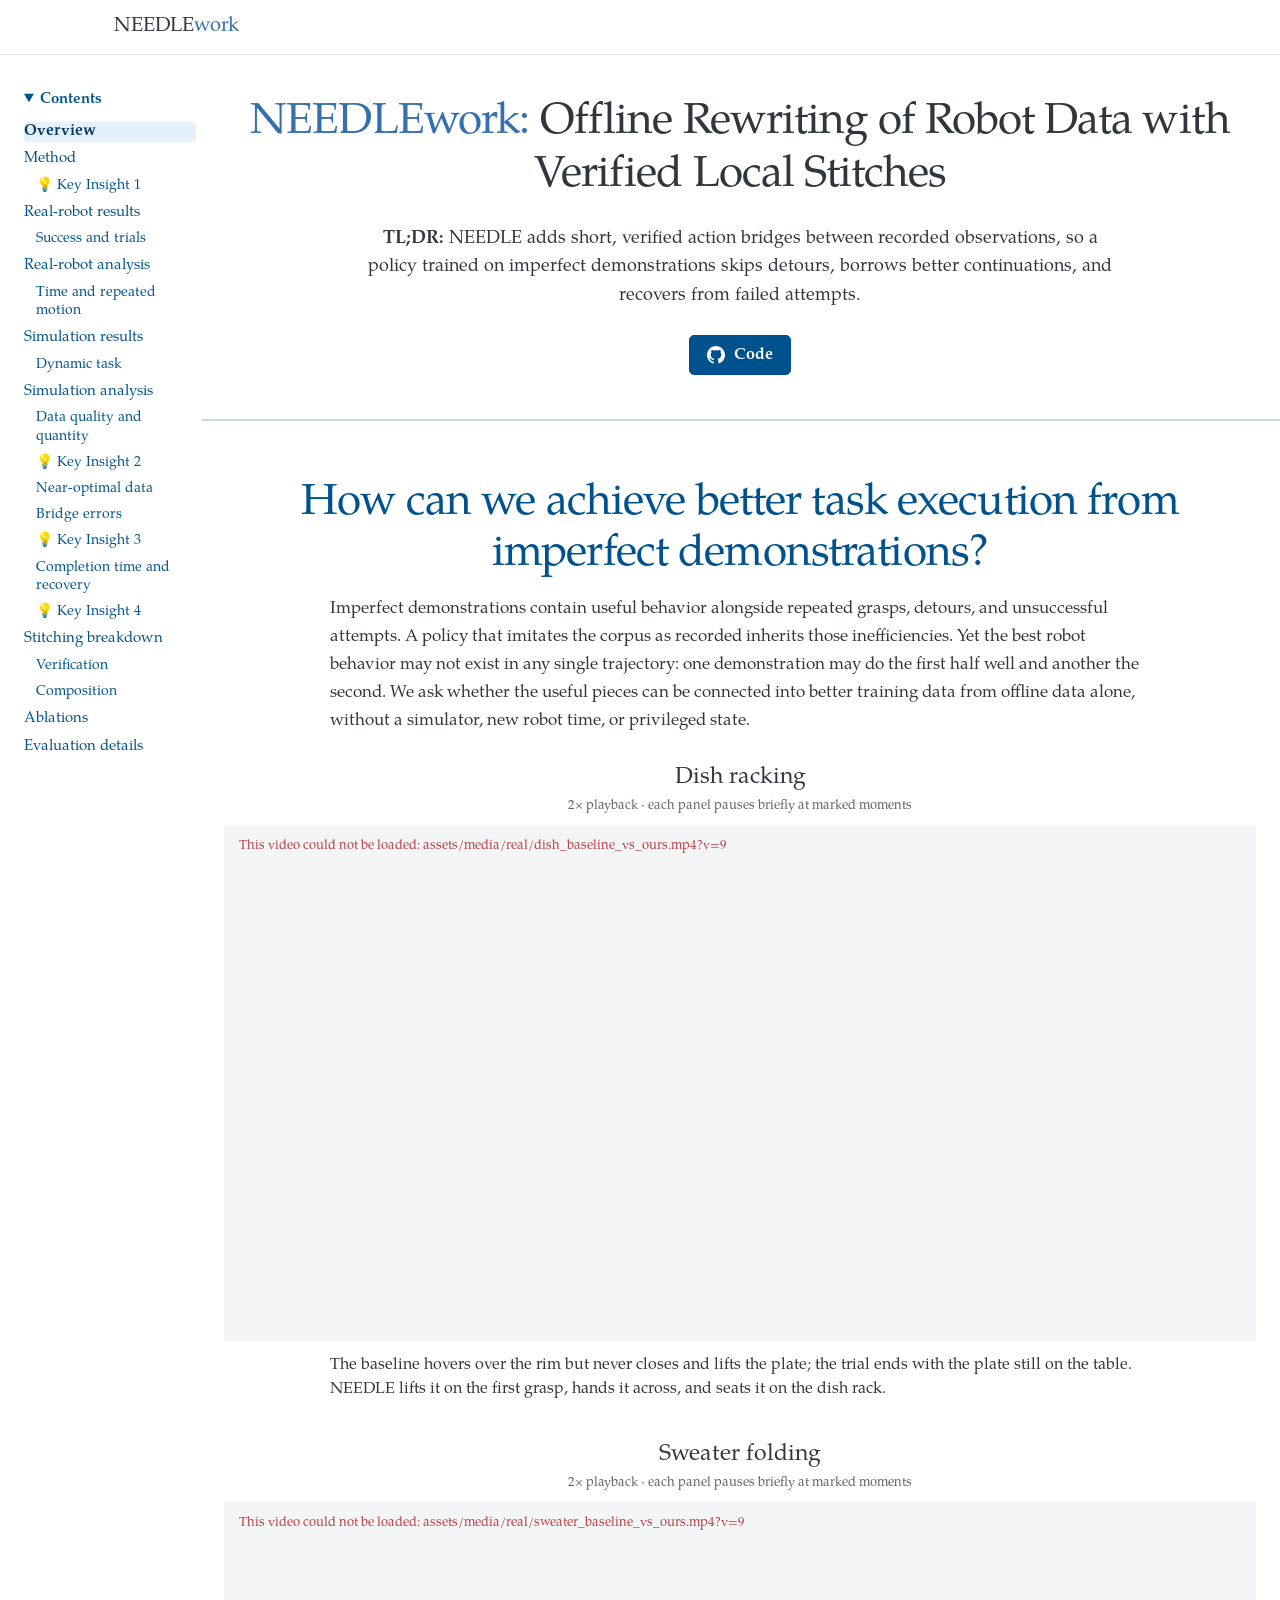
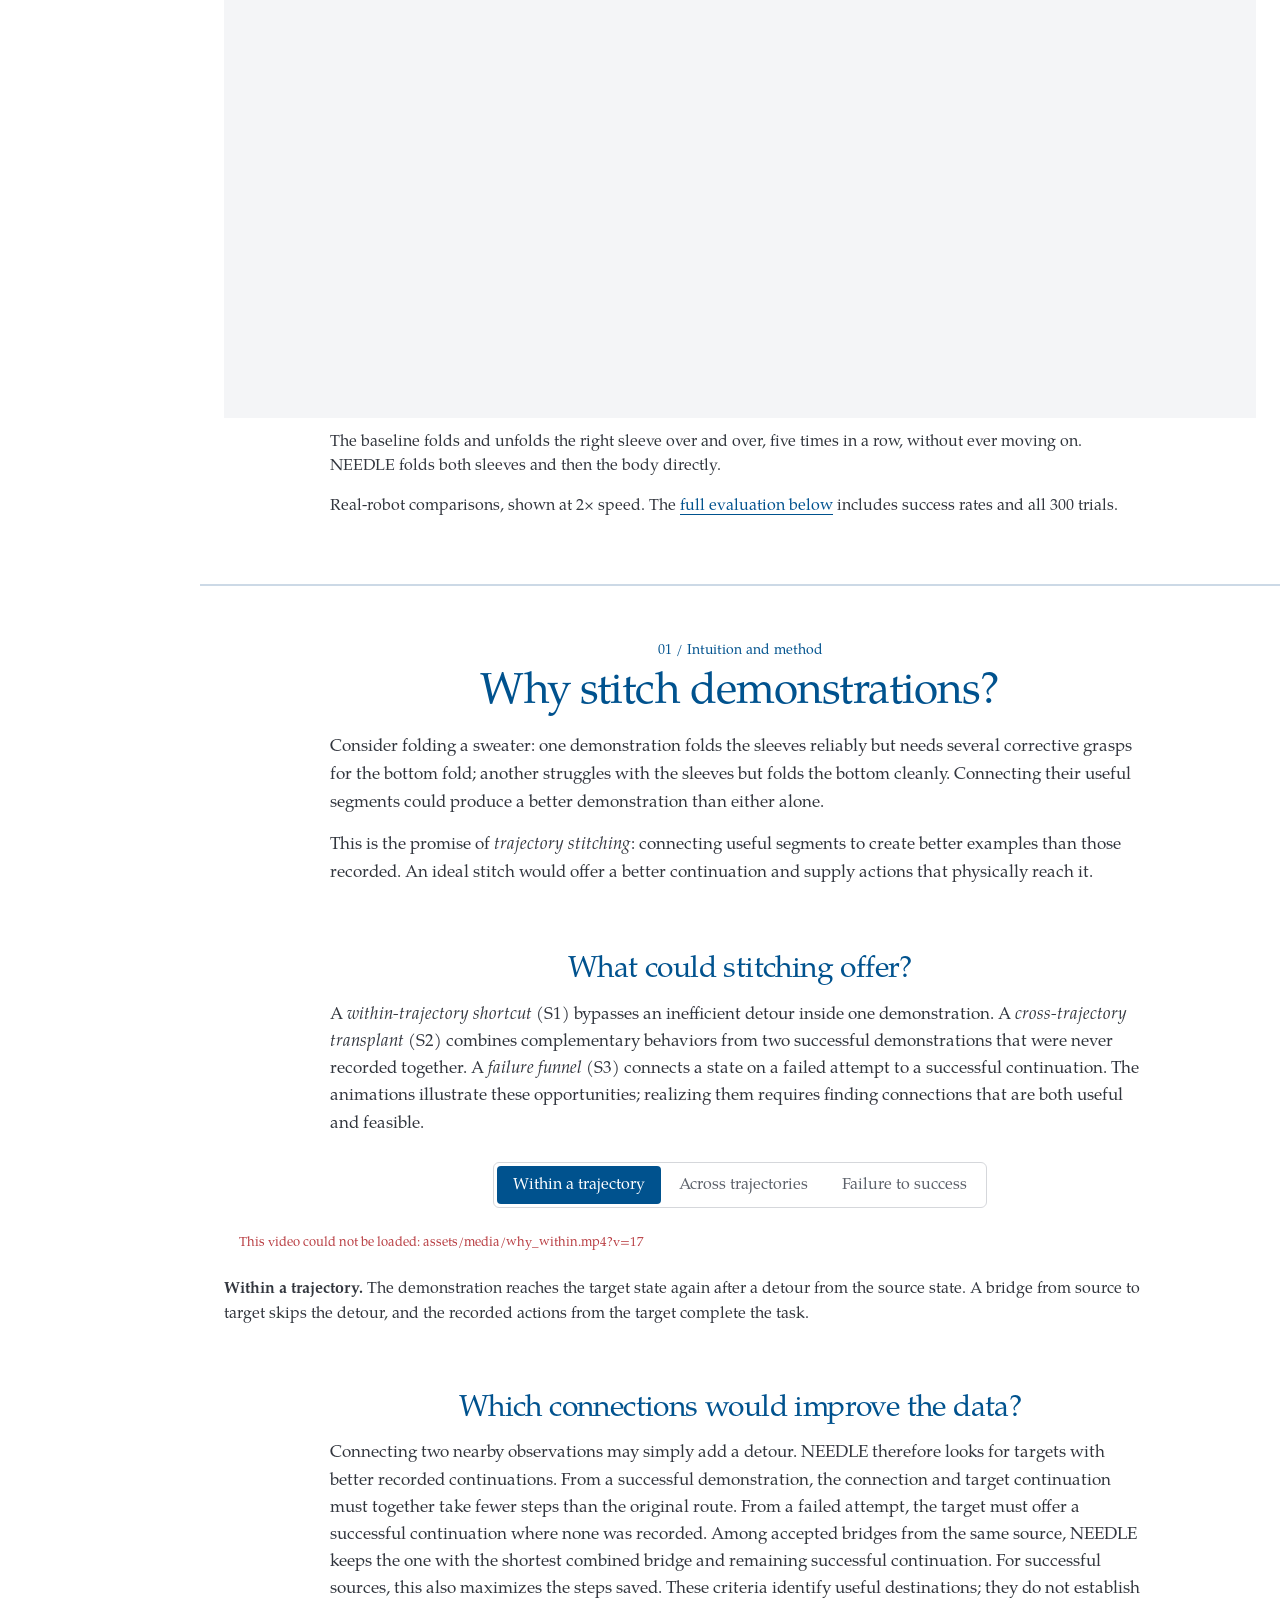
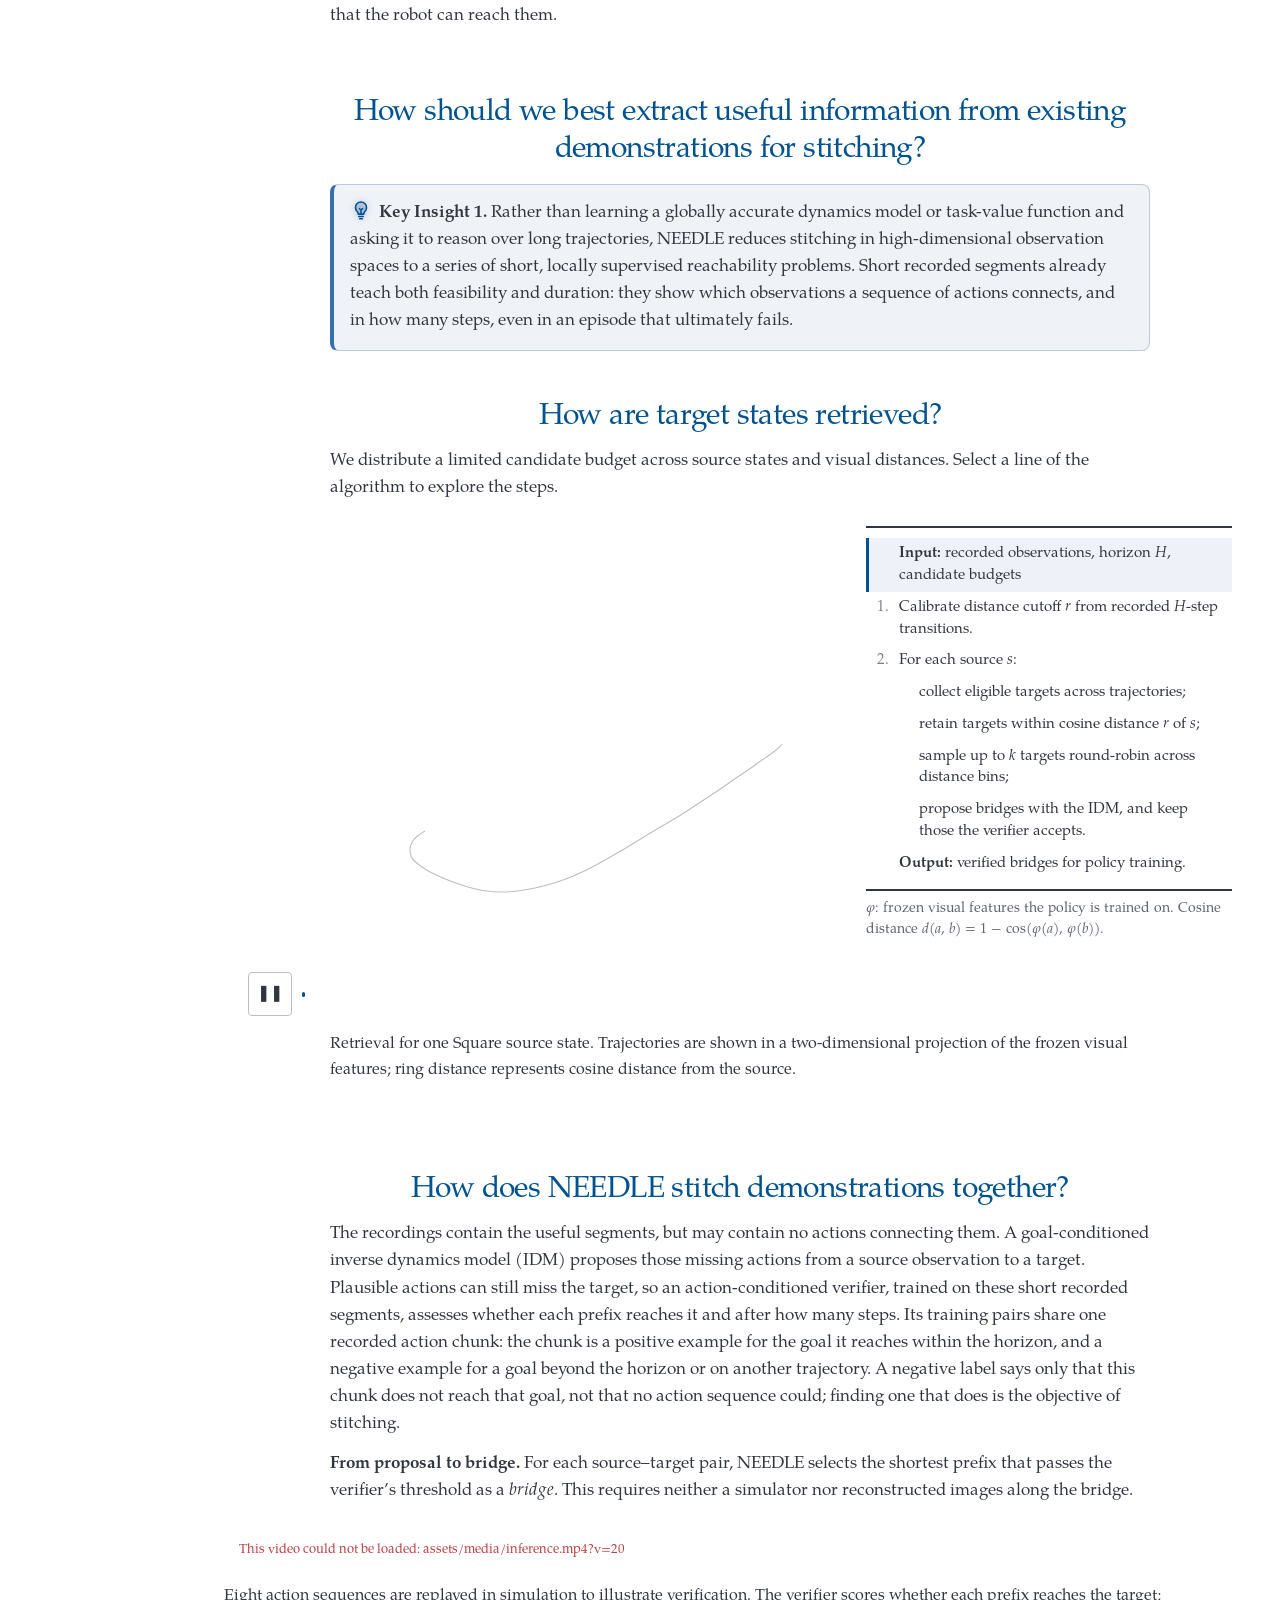
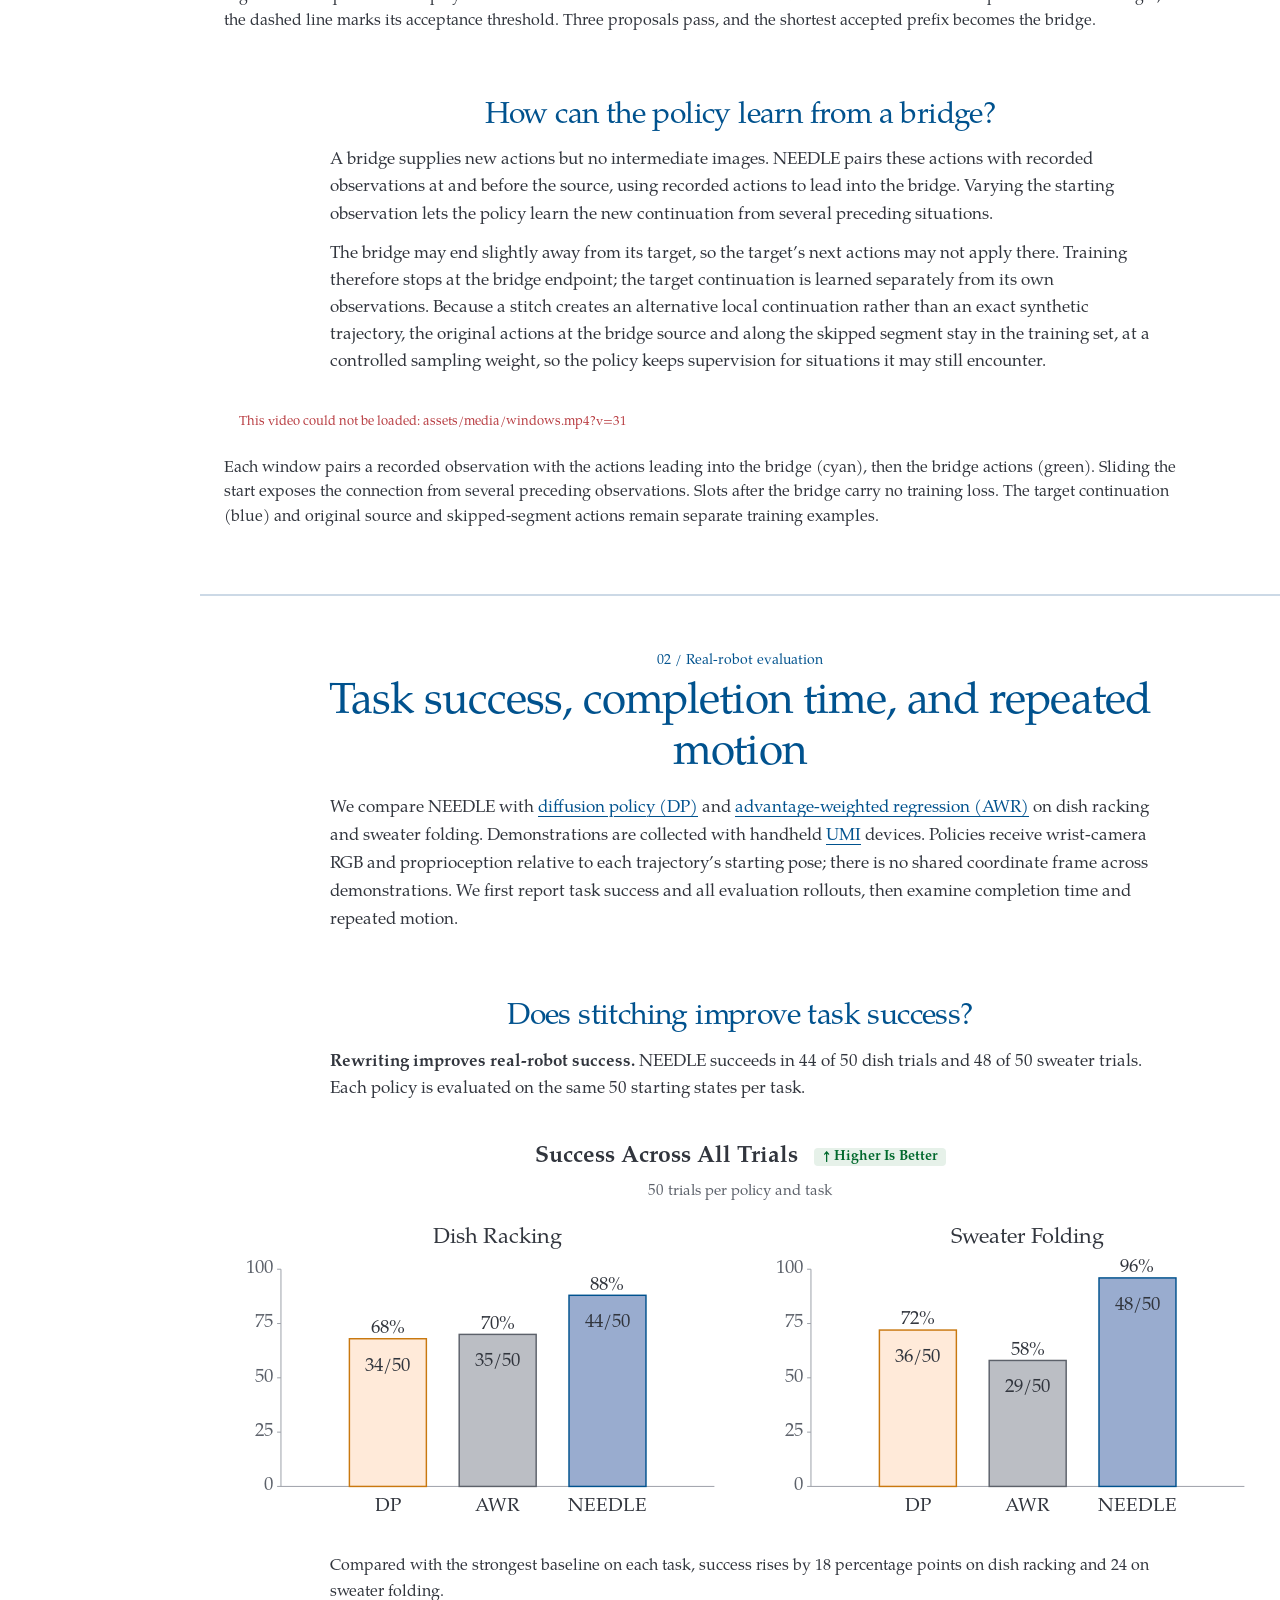
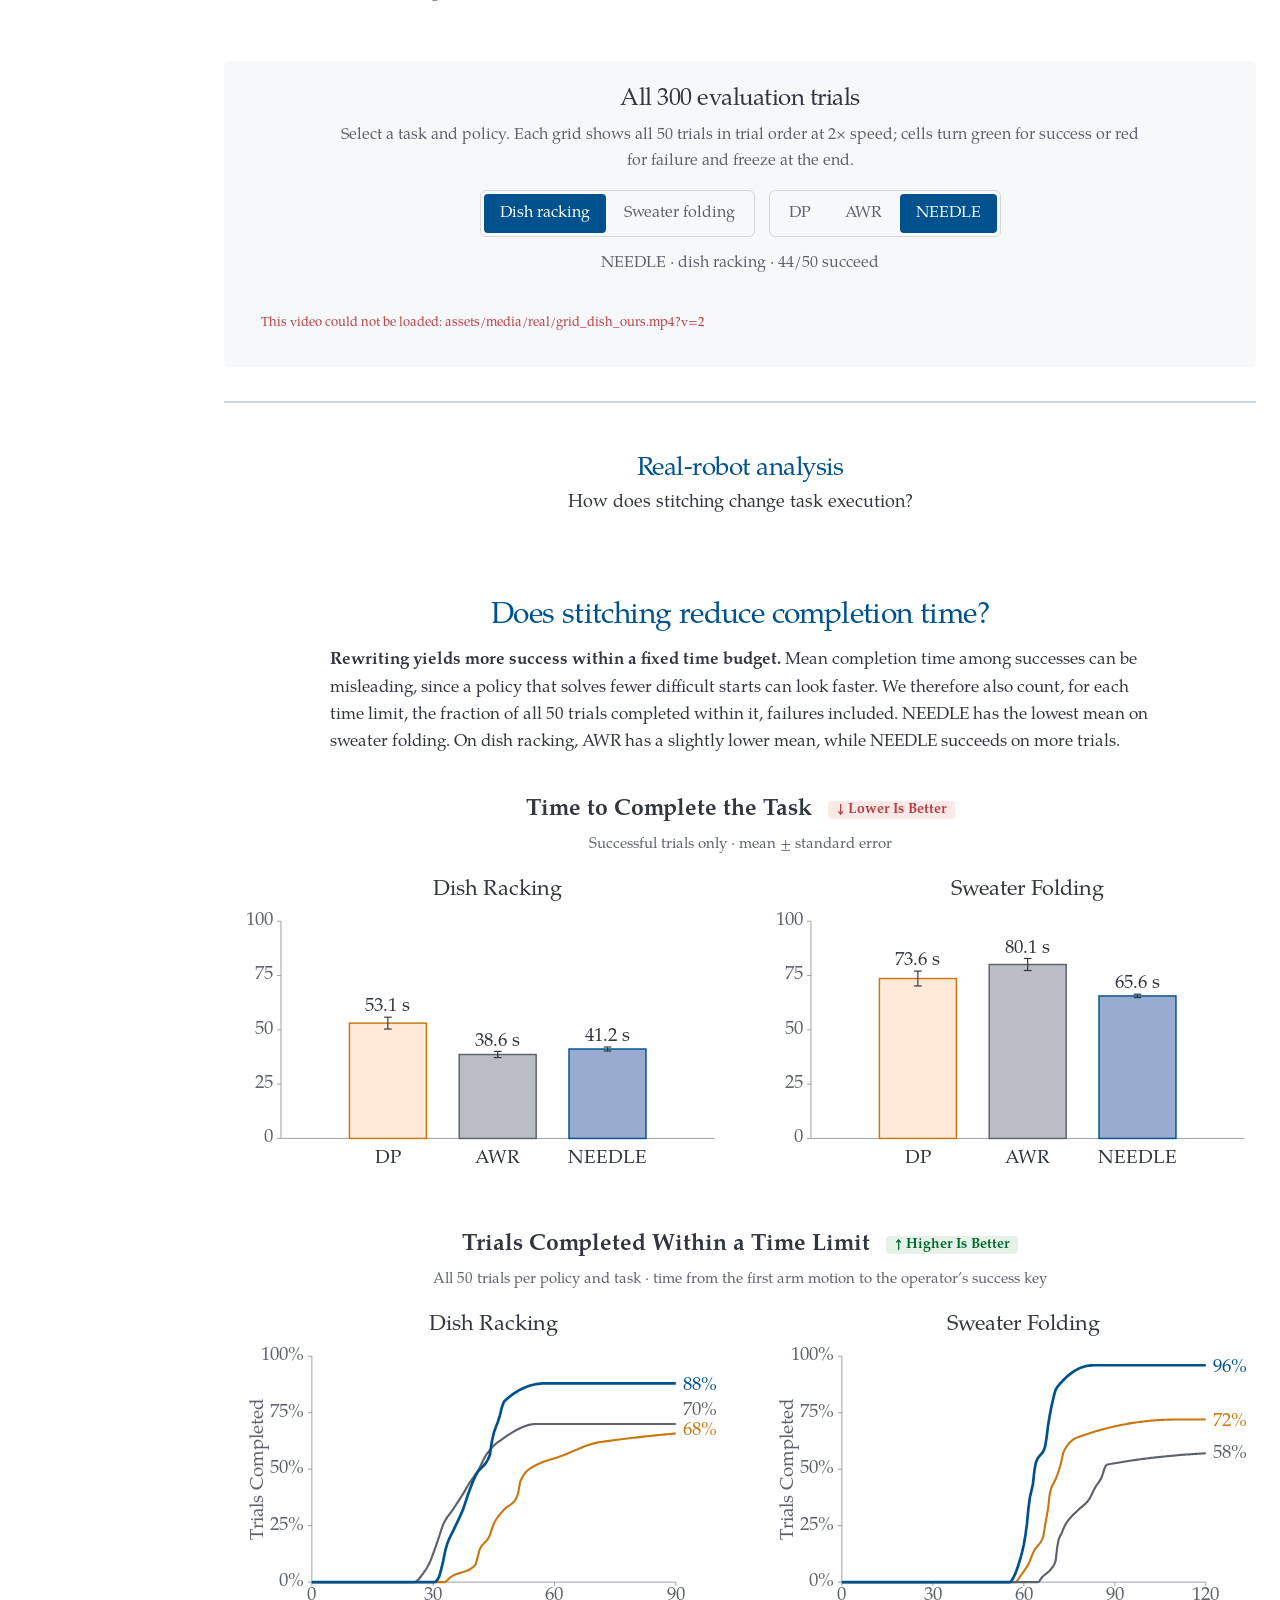
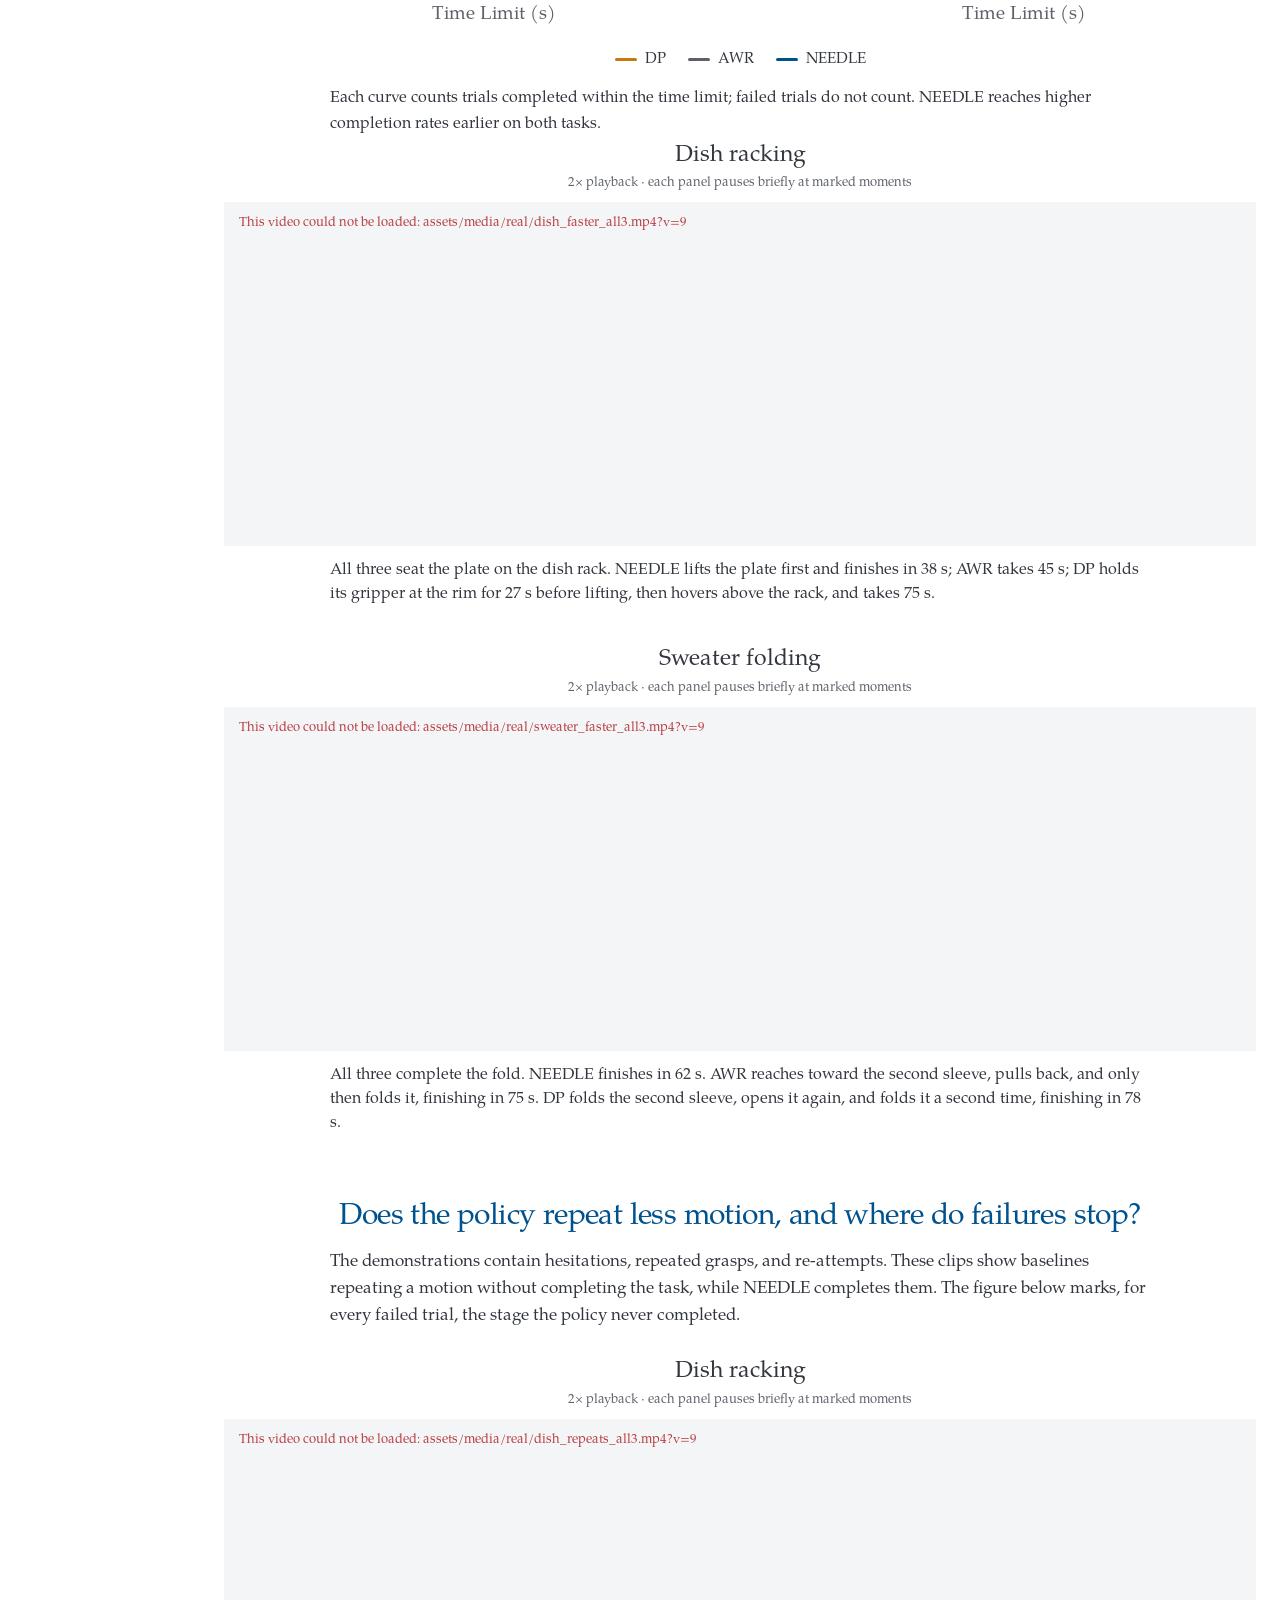
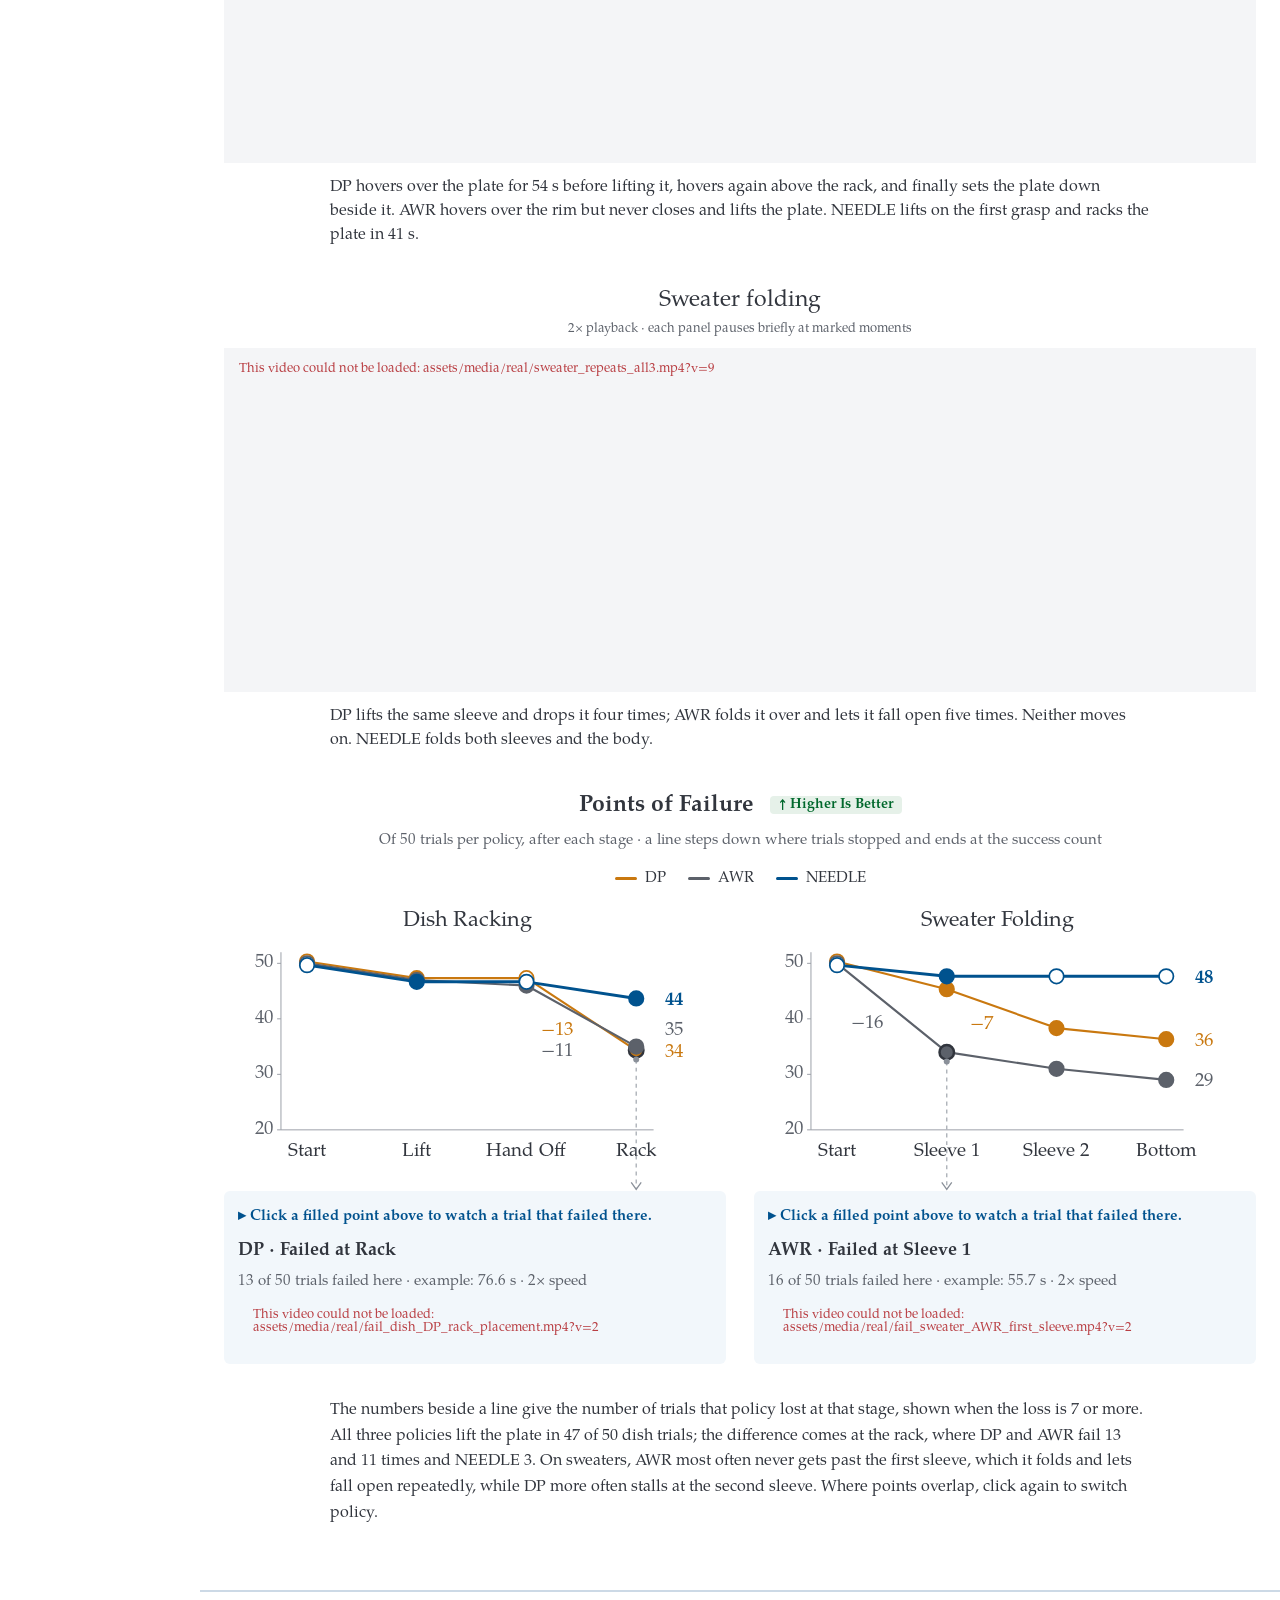
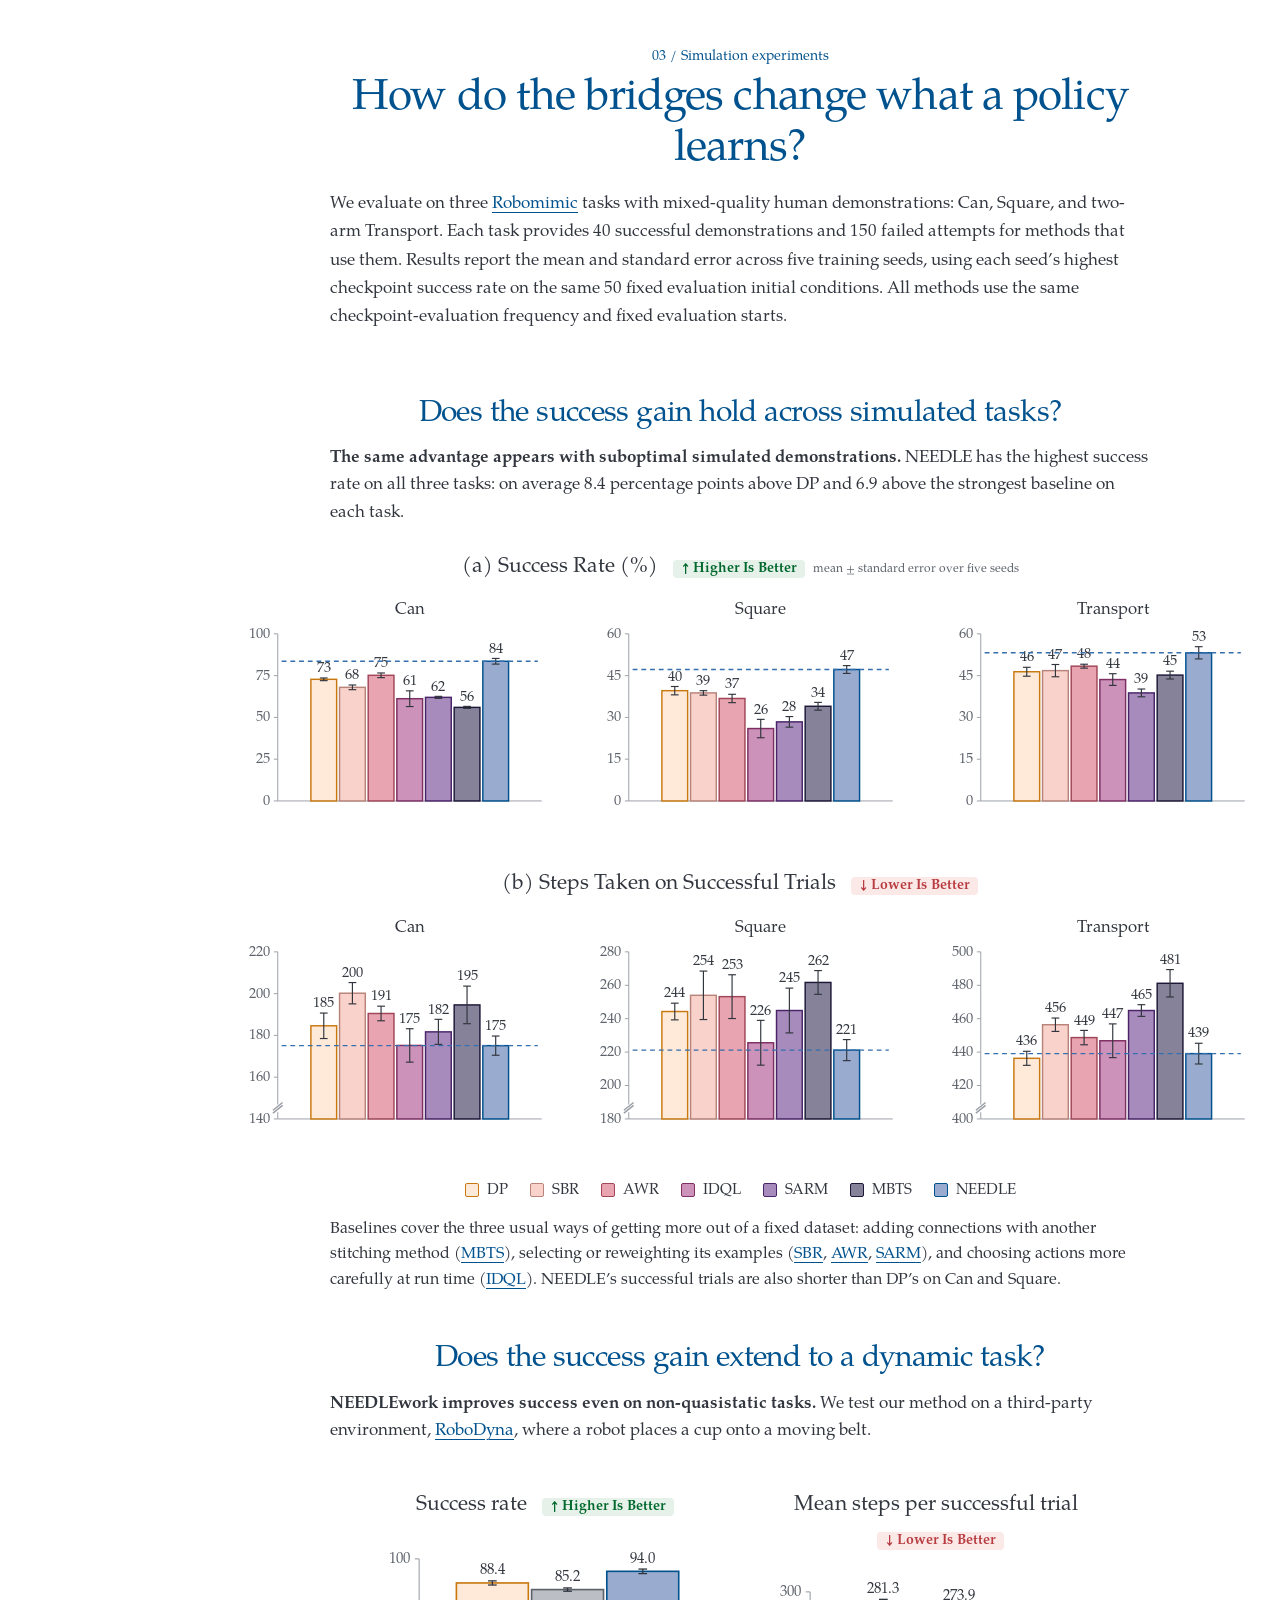
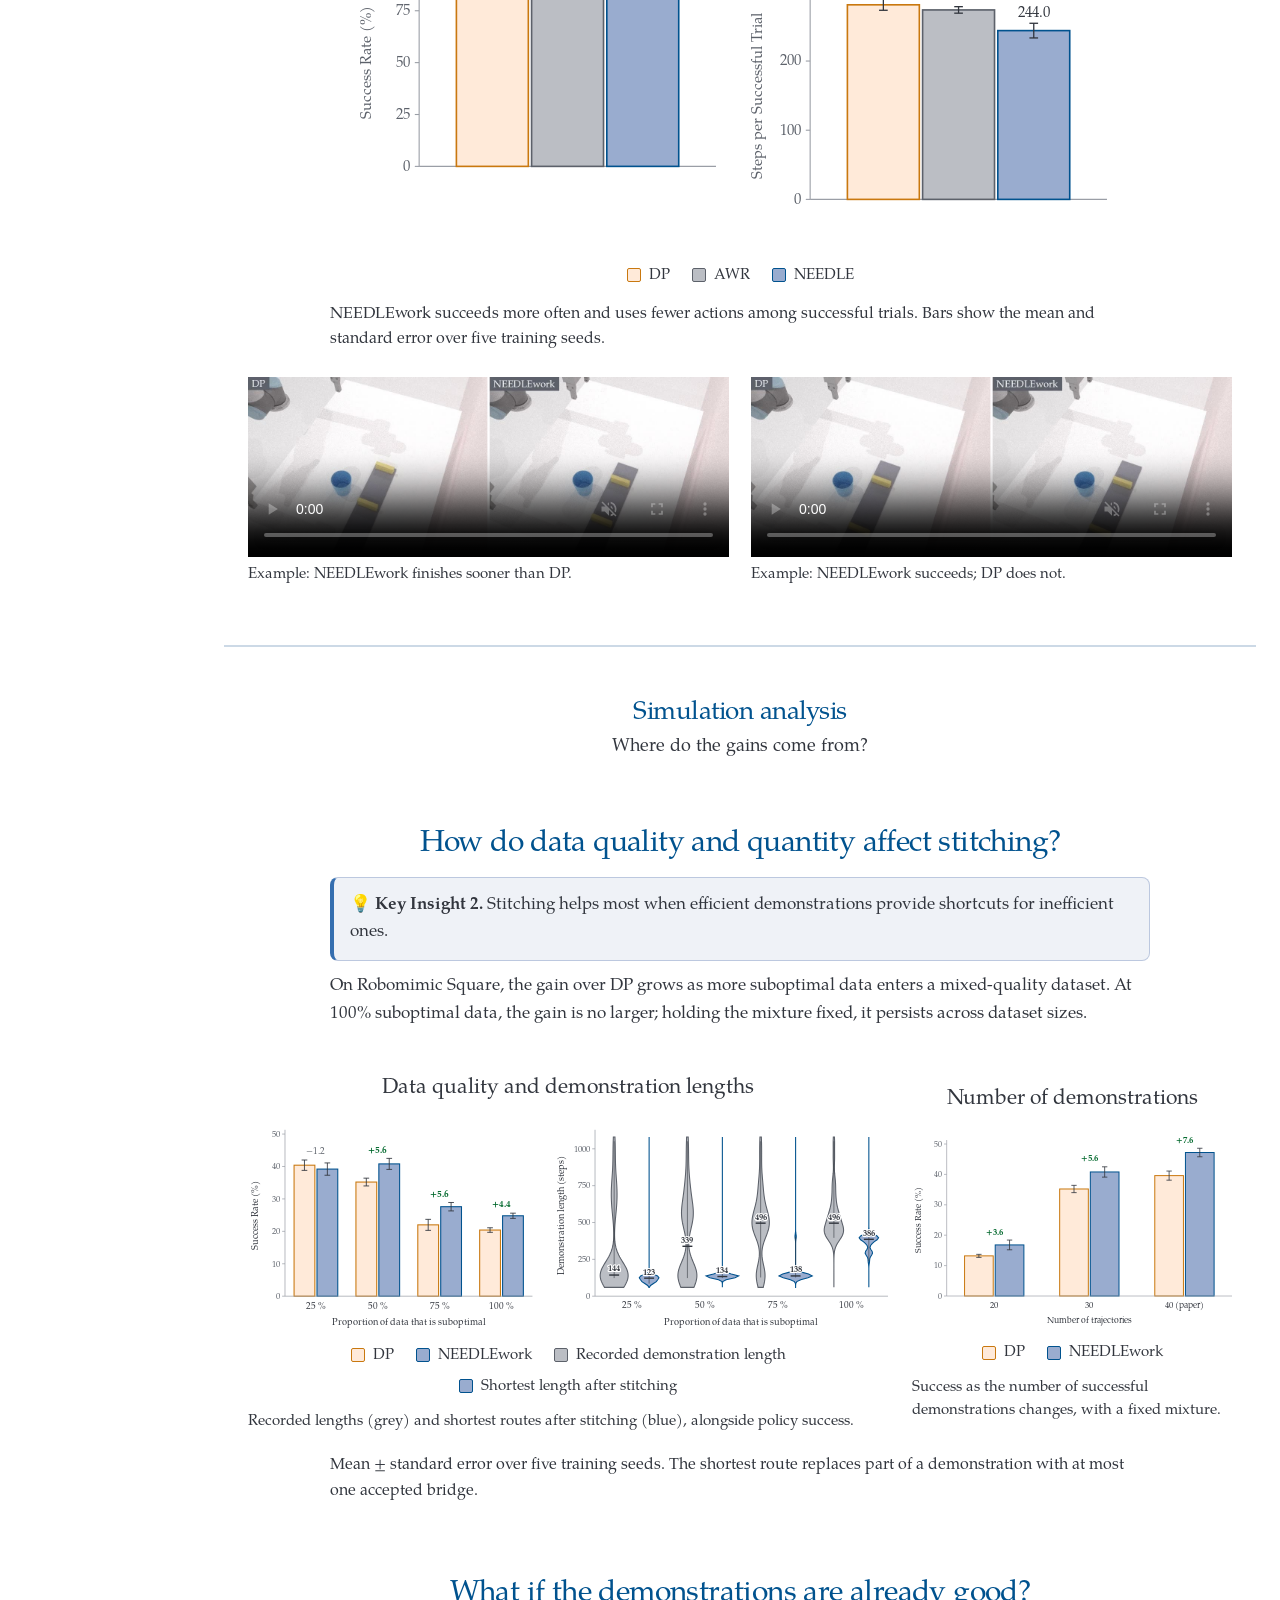
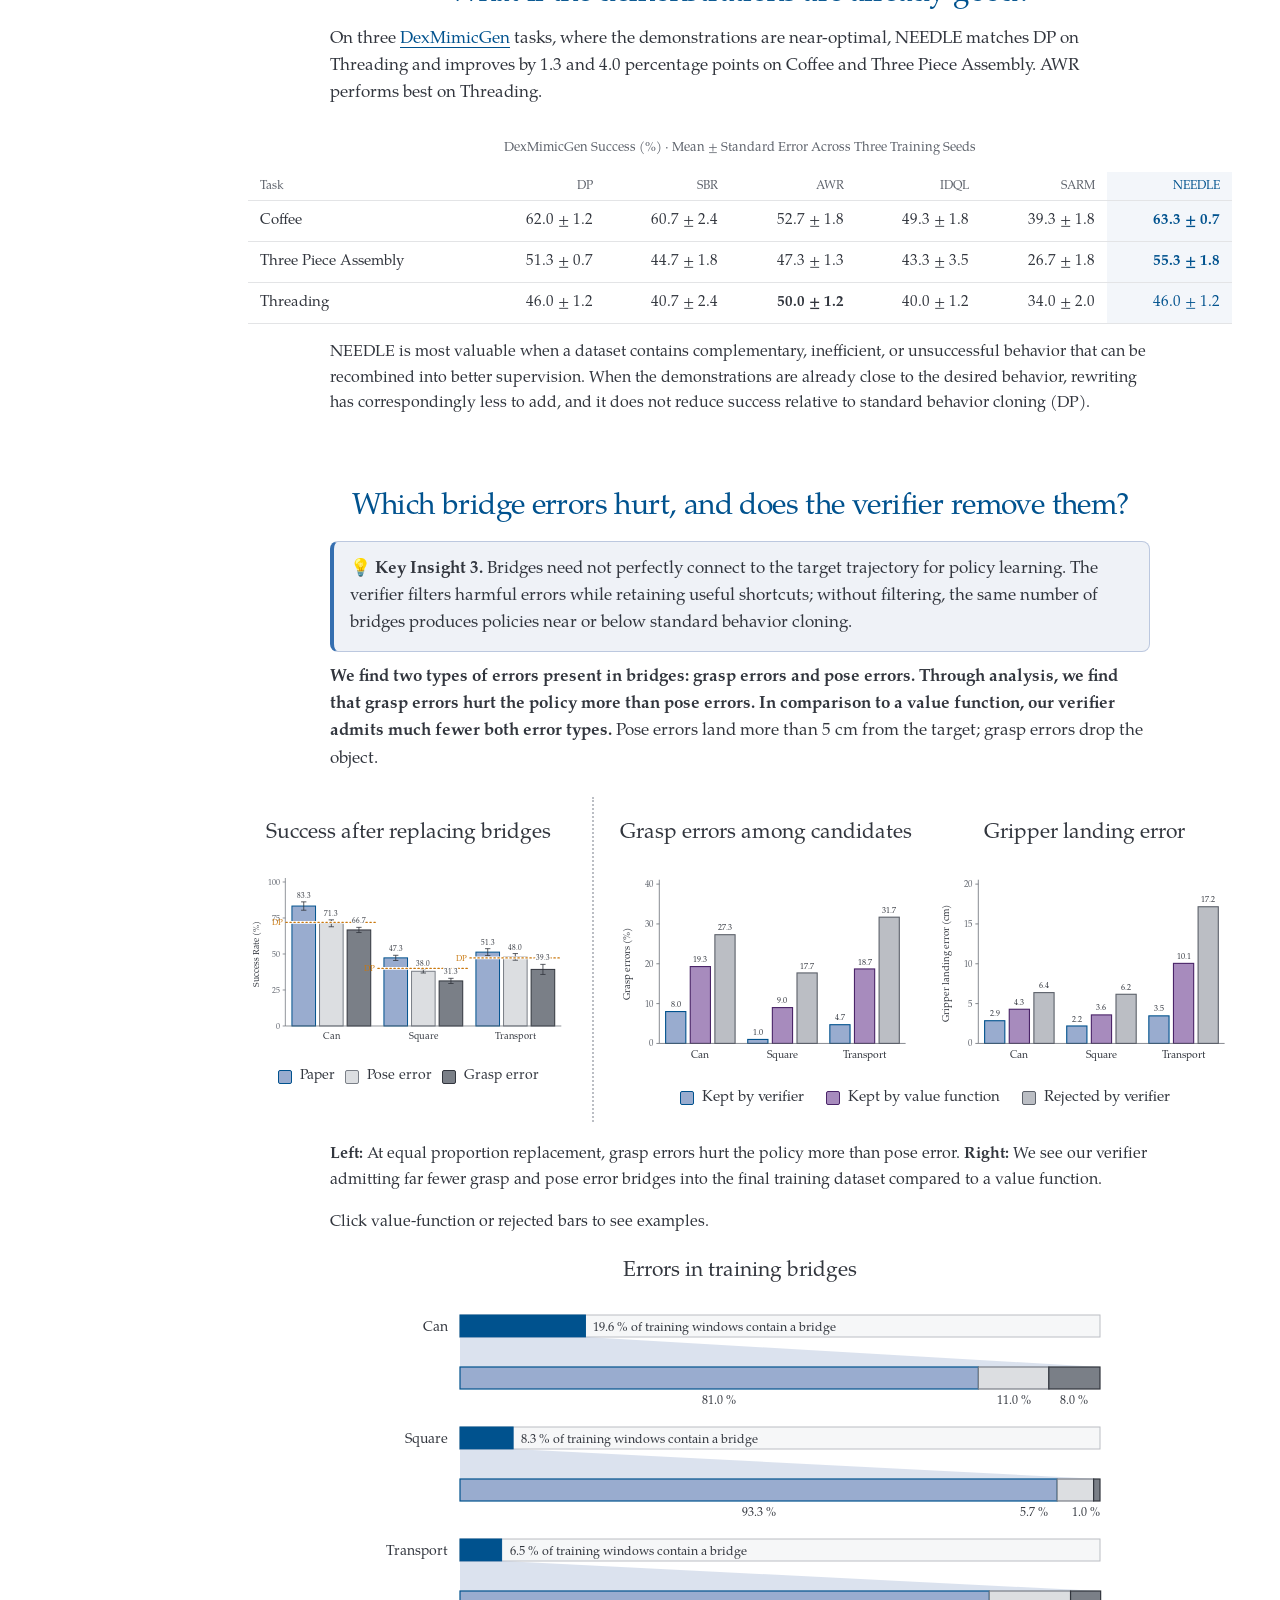
<file: index.html>
<!doctype html>
<html lang="en">
  <head>
    <meta charset="utf-8" />
    <meta name="viewport" content="width=device-width,initial-scale=1" />
    <title>
      NEEDLEwork: Offline Rewriting of Robot Data with Verified Local Stitches
    </title>
    <meta
      name="description"
      content="Paired real-robot evaluations, stitching animations, and simulation experiments for NEEDLE."
    />
    <link rel="icon" href="assets/favicon.svg" />
    <link rel="stylesheet" href="style.css?v=final-5" />
  </head>
  <body>
    <a class="skip-link" href="#main">Skip to content</a>
    <div class="site-nav">
      <div class="wrap">
        <a class="brand" href="#top">NEEDLE<span>work</span></a>
      </div>
    </div>
    <aside class="question-nav review-nav" aria-label="Page contents"><details open><summary><span>Contents</span><span class="contents-current" aria-hidden="true"></span></summary><nav>
      <a href="#teaser">Overview</a><a href="#method">Method</a><a class="subnav" href="#key-insight-1"><span aria-hidden="true">💡</span> Key Insight 1</a>
      <a href="#real-robot">Real-robot results</a><a class="subnav" href="#q-success">Success and trials</a>
      <a href="#real-analysis">Real-robot analysis</a><a class="subnav" href="#q-time">Time and repeated motion</a>
      <a href="#simulation">Simulation results</a><a class="subnav" href="#dynamic-task">Dynamic task</a>
      <a href="#simulation-analysis">Simulation analysis</a><a class="subnav" href="#data-quality">Data quality and quantity</a><a class="subnav" href="#key-insight-2"><span aria-hidden="true">💡</span> Key Insight 2</a><a class="subnav" href="#near-optimal">Near-optimal data</a><a class="subnav" href="#bridge-errors">Bridge errors</a><a class="subnav" href="#key-insight-3"><span aria-hidden="true">💡</span> Key Insight 3</a><a class="subnav" href="#completion-analysis">Completion time and recovery</a><a class="subnav" href="#key-insight-4"><span aria-hidden="true">💡</span> Key Insight 4</a>
      <a href="#stitching-breakdown">Stitching breakdown</a><a class="subnav" href="#verifier-analysis">Verification</a><a class="subnav" href="#bridge-composition">Composition</a>
      <a href="#ablations">Ablations</a><a href="#details">Evaluation details</a>
    </nav></details></aside>
    <main id="main">
      <header class="paper-header wrap" id="top">
        <h1>
          <span class="title-name">NEEDLEwork:</span> Offline Rewriting of Robot
          Data with Verified Local Stitches
        </h1>
        <p class="overview">
          <b>TL;DR:</b> NEEDLE adds short, verified action bridges between
          recorded observations, so a policy trained on imperfect demonstrations
          skips detours, borrows better continuations, and recovers from failed
          attempts.
        </p>
        <div class="links" role="group" aria-label="Project links">
          <a class="button code-link" href="https://github.com/needle-work/needlework" target="_blank" rel="noopener noreferrer" aria-label="View Needlework code on GitHub (opens in a new tab)">
            <svg viewBox="0 0 16 16" aria-hidden="true" focusable="false">
              <path d="M6.766 11.328c-2.063-.25-3.516-1.734-3.516-3.656 0-.781.281-1.625.75-2.188-.203-.515-.172-1.609.063-2.062.625-.078 1.468.25 1.968.703.594-.187 1.219-.281 1.985-.281.765 0 1.39.094 1.953.265.484-.437 1.344-.765 1.969-.687.218.422.25 1.515.046 2.047.5.593.766 1.39.766 2.203 0 1.922-1.453 3.375-3.547 3.64.531.344.89 1.094.89 1.954v1.625c0 .468.391.734.86.547C13.781 14.359 16 11.53 16 8.03 16 3.61 12.406 0 7.984 0 3.563 0 0 3.61 0 8.031a7.88 7.88 0 0 0 5.172 7.422c.422.156.828-.125.828-.547v-1.25c-.219.094-.5.156-.75.156-1.031 0-1.64-.562-2.078-1.609-.172-.422-.36-.672-.719-.719-.187-.015-.25-.093-.25-.187 0-.188.313-.328.625-.328.453 0 .844.281 1.25.86.313.452.64.655 1.031.655s.641-.14 1-.5c.266-.265.47-.5.657-.656" />
            </svg>
            <span>Code</span>
          </a>
        </div>
      </header>

      <section id="teaser" class="section">
        <div class="wrap">
          <div class="section-heading">
            <h2>
              How can we achieve better task execution from imperfect
              demonstrations?
            </h2>
            <p class="lead">
              Imperfect demonstrations contain useful behavior alongside
              repeated grasps, detours, and unsuccessful attempts. A policy that
              imitates the corpus as recorded inherits those inefficiencies. Yet
              the best robot behavior may not exist in any single trajectory: one
              demonstration may do the first half well and another the second.
              We ask whether the useful pieces can be connected into better
              training data from offline data alone, without a simulator, new
              robot time, or privileged state.
            </p>
          </div>
          <div id="clips-success" class="clip-rows"></div>
          <p class="chart-caption">
            Real-robot comparisons, shown at 2× speed. The
            <a href="#real-robot">full evaluation below</a> includes success
            rates and all 300 trials.
          </p>
        </div>
      </section>

      <section id="method" class="section">
        <div class="wrap">
          <div class="section-heading">
            <p class="eyebrow">01 / Intuition and method</p>
            <h2>Why stitch demonstrations?</h2>
            <p class="lead">
              Consider folding a sweater: one demonstration folds the sleeves
              reliably but needs several corrective grasps for the bottom fold;
              another struggles with the sleeves but folds the bottom cleanly.
              Connecting their useful segments could produce a better
              demonstration than either alone.
            </p>
            <p class="lead">
              This is the promise of <em>trajectory stitching</em>: connecting
              useful segments to create better examples than those recorded. An
              ideal stitch would offer a better continuation and supply actions
              that physically reach it.
            </p>
          </div>

          <div class="question">
            <h3>What could stitching offer?</h3>
            <p>
              A <em>within-trajectory shortcut</em> (S1) bypasses an inefficient
              detour inside one demonstration. A <em>cross-trajectory
              transplant</em> (S2) combines complementary behaviors from two
              successful demonstrations that were never recorded together. A
              <em>failure funnel</em> (S3) connects a state on a failed attempt
              to a successful continuation. The
              animations illustrate these opportunities; realizing them requires
              finding connections that are both useful and feasible.
            </p>
          </div>
          <div class="tabs-row">
            <div class="segmented" role="group" aria-label="Stitch type">
              <button class="active" data-why="within" aria-pressed="true">
                Within a trajectory</button
              ><button data-why="across" aria-pressed="false">
                Across trajectories</button
              ><button data-why="failure" aria-pressed="false">
                Failure to success
              </button>
            </div>
          </div>
          <figure class="anim">
            <video
              id="why-video"
              class="sim-video"
              controls
              muted
              loop
              playsinline
              preload="none"
              poster="assets/media/why_within.jpg?v=17"
              data-src="assets/media/why_within.mp4?v=17"
              aria-label="What a short bridge changes: within a trajectory"
            ></video>
            <figcaption id="why-caption">
              <b>Within a trajectory.</b> The demonstration reaches the target
              state again after a detour from the source state. A bridge from
              source to target skips the detour, and the recorded actions from
              the target complete the task.
            </figcaption>
          </figure>

          <div class="question">
            <h3>Which connections would improve the data?</h3>
            <p>
              Connecting two nearby observations may simply add a detour. NEEDLE
              therefore looks for targets with better recorded continuations.
              From a successful demonstration, the connection and target
              continuation must together take fewer steps than the original
              route. From a failed attempt, the target must offer a successful
              continuation where none was recorded. Among accepted bridges from
              the same source, NEEDLE keeps the one with the shortest combined
              bridge and remaining successful continuation. For successful
              sources, this also maximizes the steps saved. These criteria
              identify useful destinations; they do not establish that the robot
              can reach them.
            </p>
          </div>

          <div class="question">
            <h3>
              How should we best extract useful information from existing
              demonstrations for stitching?
            </h3>
            <p class="insight" id="key-insight-1">
              <svg
                class="bulb"
                viewBox="0 0 24 24"
                aria-hidden="true"
                focusable="false"
              >
                <path
                  class="glass"
                  d="M9 16.5c0-1.4-.6-2.3-1.6-3.4A5.6 5.6 0 0 1 6 9.2 6 6 0 0 1 18 9.2c0 1.5-.5 2.8-1.4 3.9-1 1.1-1.6 2-1.6 3.4z"
                />
                <path
                  d="M9.5 19h5M10.5 21.5h3M12 16.5v-4.5M10.2 10.5 12 12l1.8-1.5"
                /></svg
              ><b>Key Insight 1.</b> Rather than learning a globally accurate
              dynamics model or task-value function and asking it to reason over
              long trajectories, NEEDLE reduces stitching in high-dimensional
              observation spaces to a series of short, locally supervised
              reachability problems. Short recorded
              segments already teach both feasibility and duration: they show
              which observations a sequence of actions connects, and in how many
              steps, even in an episode that ultimately fails.
            </p>
          </div>

          <div class="review-change retrieval-demo" id="retrieval-animation">
            <div class="question"><h3>How are target states retrieved?</h3><p>We distribute a limited candidate budget across source states and visual distances. Select a line of the algorithm to explore the steps.</p></div>
    <div class="s7anim">
      <div class="s7stage"><div id="s7svg" role="img" aria-label="Animation of target retrieval for one Square source state"></div>
        <div class="s7ctl"><button type="button" id="s7play" aria-label="Pause">❚❚</button><div id="s7dots"></div></div></div>
      <div class="s7panel">
        <ol class="s7code" id="s7code">
          <li data-n=""><b>Input:</b> recorded observations, horizon <i>H</i>, candidate budgets</li>
          <li data-n="1.">Calibrate distance cutoff <i>r</i> from recorded <i>H</i>-step transitions.</li>
          <li data-n="2.">For each source <i>s</i>:</li>
          <li class="i1" data-n="">collect eligible targets across trajectories;</li>
          <li class="i1" data-n="">retain targets within cosine distance <i>r</i> of <i>s</i>;</li>
          <li class="i1" data-n="">sample up to <i>k</i> targets round-robin across distance bins;</li>
          <li class="i1" data-n="">propose bridges with the IDM, and keep those the verifier accepts.</li>
          <li data-n=""><b>Output:</b> verified bridges for policy training.</li>
        </ol>
        <p class="s7note"><i>φ</i>: frozen visual features the policy is trained on. Cosine distance <i>d</i>(<i>a</i>, <i>b</i>) = 1 − cos(<i>φ</i>(<i>a</i>), <i>φ</i>(<i>b</i>)).</p>
      </div>
    </div>
            <p class="chart-caption">Retrieval for one Square source state. Trajectories are shown in a two-dimensional projection of the frozen visual features; ring distance represents cosine distance from the source.</p>
          </div>

          <div class="question">
            <h3>How does NEEDLE stitch demonstrations together?</h3>
            <p>
              The recordings contain the useful segments, but may contain no
              actions connecting them. A goal-conditioned inverse dynamics model
              (IDM) proposes those missing actions from a source observation to
              a target. Plausible actions can still miss the target, so an
              action-conditioned verifier, trained on these short recorded
              segments, assesses whether each prefix reaches it and after how
              many steps. Its training pairs share one recorded action chunk:
              the chunk is a positive example for the goal it reaches within the
              horizon, and a negative example for a goal beyond the horizon or
              on another trajectory. A negative label says only that this chunk
              does not reach that goal, not that no action sequence could;
              finding one that does is the objective of stitching.
            </p>
            <p>
              <b>From proposal to bridge.</b> For each source–target pair, NEEDLE
              selects the shortest prefix that passes the verifier’s threshold
              as a <em>bridge</em>. This requires neither a simulator nor
              reconstructed images along the bridge.
            </p>
          </div>
          <figure class="anim">
            <video
              class="sim-video"
              controls
              muted
              loop
              playsinline
              preload="none"
              poster="assets/media/inference.jpg?v=20"
              data-src="assets/media/inference.mp4?v=20"
              aria-label="How a bridge is proposed and verified, animated on the paper’s pipeline figure"
            ></video>
            <figcaption>
              Eight action sequences are replayed in simulation to illustrate
              verification. The verifier scores whether each prefix reaches the
              target; the dashed line marks its acceptance threshold. Three
              proposals pass, and the shortest accepted prefix becomes the
              bridge.
            </figcaption>
          </figure>

          <div class="question">
            <h3>How can the policy learn from a bridge?</h3>
            <p id="fig3-motivation">
              A bridge supplies new actions but no intermediate images. NEEDLE
              pairs these actions with recorded observations at and before the
              source, using recorded actions to lead into the bridge. Varying
              the starting observation lets the policy learn the new
              continuation from several preceding situations.
            </p>
            <p>
              The bridge may end slightly away from its target, so the target’s
              next actions may not apply there. Training therefore stops at the
              bridge endpoint; the target continuation is learned separately
              from its own observations. Because a stitch creates an alternative
              local continuation rather than an exact synthetic trajectory, the
              original actions at the bridge source and along the skipped
              segment stay in the training set, at a controlled sampling weight,
              so the policy keeps supervision for situations it may still
              encounter.
            </p>
          </div>
          <figure class="anim">
            <video
              class="sim-video"
              controls
              muted
              loop
              playsinline
              preload="none"
              poster="assets/media/windows.jpg?v=31"
              data-src="assets/media/windows.mp4?v=31"
              aria-label="How training windows are built around an accepted bridge, animated on the paper’s window figure"
            ></video>
            <figcaption id="windows-caption">
              Each window pairs a recorded observation with the actions leading
              into the bridge (cyan), then the bridge actions (green). Sliding
              the start exposes the connection from several preceding
              observations. Slots after the bridge carry no training loss. The
              target continuation (blue) and original source and skipped-segment
              actions remain separate training examples.
            </figcaption>
          </figure>
        </div>
      </section>

      <section id="real-robot" class="section">
        <div class="wrap">
          <div class="section-heading">
            <p class="eyebrow">02 / Real-robot evaluation</p>
            <h2>Task success, completion time, and repeated motion</h2>
            <p class="lead">
              We compare NEEDLE with
              <a href="https://www.roboticsproceedings.org/rss19/p026.html">diffusion policy (DP)</a>
              and <a href="https://arxiv.org/abs/1910.00177">advantage-weighted regression (AWR)</a>
              on dish racking and sweater
              folding. Demonstrations are collected with handheld
              <a href="https://arxiv.org/abs/2402.10329">UMI</a> devices.
              Policies receive wrist-camera RGB and proprioception relative to
              each trajectory’s starting pose; there is no shared coordinate
              frame across demonstrations. We first report task success and all
              evaluation rollouts, then examine completion time and repeated
              motion.
            </p>
          </div>

          <div class="question" id="q-success">
            <h3>Does stitching improve task success?</h3>
            <p>
              <strong class="review-text">Rewriting improves real-robot success.</strong> NEEDLE succeeds in 44 of 50 dish trials and 48 of 50 sweater
              trials. Each policy is evaluated on the same 50 starting states
              per task.
            </p>
          </div>
          <div class="agg">
            <p class="agg-title">
              Success Across All Trials
              <span class="dir up">↑ Higher Is Better</span
              ><span class="better">50 trials per policy and task</span>
            </p>
            <div class="chart-row two">
              <div class="chart"><div id="rr-dish-success"></div></div>
              <div class="chart"><div id="rr-sweater-success"></div></div>
            </div>
            <p class="chart-caption">
              Compared with the strongest baseline on each task, success rises
              by 18 percentage points on dish racking and 24 on sweater folding.
            </p>
          </div>

          <div class="all-trials" id="all-trials">
            <div class="all-trials-head">
              <h3>All 300 evaluation trials</h3>
              <p>
                Select a task and policy. Each grid shows all 50 trials in trial
                order at 2× speed; cells turn green for success or red for
                failure and freeze at the end.
              </p>
              <div class="controls">
                <div
                  class="segmented"
                  role="group"
                  aria-label="Evaluation task"
                >
                  <button
                    class="active"
                    data-grid-task="dish"
                    aria-pressed="true"
                  >
                    Dish racking</button
                  ><button data-grid-task="sweater" aria-pressed="false">
                    Sweater folding
                  </button>
                </div>
                <div
                  class="segmented"
                  role="group"
                  aria-label="Evaluation policy"
                >
                  <button data-grid-policy="DP" aria-pressed="false">DP</button
                  ><button data-grid-policy="AWR" aria-pressed="false">
                    AWR</button
                  ><button
                    class="active"
                    data-grid-policy="Ours"
                    aria-pressed="true"
                  >
                    NEEDLE
                  </button>
                </div>
              </div>
              <p class="grid-title small-note" aria-live="polite"></p>
            </div>
            <video
              class="grid-video sim-video"
              controls
              muted
              loop
              playsinline
              preload="none"
              aria-label="All 50 trials of the selected policy and task"
            ></video>
          </div>

          <div class="group-divider review-change" id="real-analysis"><h3>Real-robot analysis</h3><p>How does stitching change task execution?</p></div>
          <div class="question" id="q-time">
            <h3>Does stitching reduce completion time?</h3>
            <p>
              <strong class="review-text">Rewriting yields more success within a fixed time budget.</strong> Mean completion time among successes can be misleading, since a
              policy that solves fewer difficult starts can look faster. We
              therefore also count, for each time limit, the fraction of all 50
              trials completed within it, failures included. NEEDLE has the
              lowest mean on sweater folding. On dish racking, AWR has a
              slightly lower mean, while NEEDLE succeeds on more trials.
            </p>
          </div>
          <div class="agg">
            <p class="agg-title">
              Time to Complete the Task
              <span class="dir down">↓ Lower Is Better</span
              ><span class="better"
                >Successful trials only · mean ± standard error</span
              >
            </p>
            <div class="chart-row two">
              <div class="chart"><div id="rr-dish-time"></div></div>
              <div class="chart"><div id="rr-sweater-time"></div></div>
            </div>
          </div>
          <div class="agg">
            <p class="agg-title">
              Trials Completed Within a Time Limit
              <span class="dir up">↑ Higher Is Better</span
              ><span class="better"
                >All 50 trials per policy and task · time from the first arm
                motion to the operator’s success key</span
              >
            </p>
            <div class="chart-row two">
              <div class="chart"><div id="rr-dish-budget"></div></div>
              <div class="chart"><div id="rr-sweater-budget"></div></div>
            </div>
            <div id="rr-budget-legend"></div>
            <p class="chart-caption">
              Each curve counts trials completed within the time limit; failed
              trials do not count. NEEDLE reaches higher completion rates
              earlier on both tasks.
            </p>
          </div>
          <div id="clips-time" class="clip-rows"></div>

          <div class="question" id="q-loops">
            <h3>
              Does the policy repeat less motion, and where do failures stop?
            </h3>
            <p>
              The demonstrations contain hesitations, repeated grasps, and
              re-attempts. These clips show baselines repeating a motion without
              completing the task, while NEEDLE completes them. The figure
              below marks, for every failed trial, the stage the policy never
              completed.
            </p>
          </div>
          <div id="clips-loops" class="clip-rows"></div>
          <div class="agg">
            <p class="agg-title">
              Points of Failure <span class="dir up">↑ Higher Is Better</span
              ><span class="better"
                >Of 50 trials per policy, after each stage · a line steps down
                where trials stopped and ends at the success count</span
              >
            </p>
            <div id="rr-stages-legend"></div>
            <div class="chart-row two stage-row">
              <div class="chart">
                <div id="rr-stages-dish"></div>
                <svg class="fv-link" aria-hidden="true"></svg>
                <div class="fail-viewer" id="fail-viewer-dish">
                  <div class="fv-text">
                    <p class="fv-hint">
                      ▸ Click a filled point above to watch a trial that failed
                      there.
                    </p>
                    <h4></h4>
                    <p class="fv-count"></p>
                  </div>
                  <video
                    class="sim-video"
                    controls
                    muted
                    loop
                    playsinline
                    preload="none"
                    aria-label="A failed dish trial of the selected kind"
                  ></video>
                </div>
              </div>
              <div class="chart">
                <div id="rr-stages-sweater"></div>
                <svg class="fv-link" aria-hidden="true"></svg>
                <div class="fail-viewer" id="fail-viewer-sweater">
                  <div class="fv-text">
                    <p class="fv-hint">
                      ▸ Click a filled point above to watch a trial that failed
                      there.
                    </p>
                    <h4></h4>
                    <p class="fv-count"></p>
                  </div>
                  <video
                    class="sim-video"
                    controls
                    muted
                    loop
                    playsinline
                    preload="none"
                    aria-label="A failed sweater trial of the selected kind"
                  ></video>
                </div>
              </div>
            </div>
            <p class="chart-caption" id="loop-caption">
              The numbers beside a line give the number of trials that policy
              lost at that stage, shown when the loss is 7 or more. All three policies lift
              the plate in 47 of 50 dish trials; the difference comes at the
              rack, where DP and AWR fail 13 and 11 times and NEEDLE 3. On
              sweaters, AWR most often never gets past the first sleeve, which
              it folds and lets fall open repeatedly, while DP more often stalls
              at the second sleeve. Where points overlap, click again to switch
              policy.
            </p>
          </div>
        </div>
      </section>

      <section id="simulation" class="section">
        <div class="wrap">
          <div class="section-heading">
            <p class="eyebrow">03 / Simulation experiments</p>
            <h2>How do the bridges change what a policy learns?</h2>
            <p class="lead">
              We evaluate on three
              <a href="https://proceedings.mlr.press/v164/mandlekar22a.html">Robomimic</a>
              tasks with mixed-quality human
              demonstrations: Can, Square, and two-arm Transport. Each task
              provides 40 successful demonstrations and 150 failed attempts for
              methods that use them. Results report the mean and standard error
              across five training seeds, using each seed’s highest checkpoint
              success rate on the same 50 fixed evaluation initial conditions.
              All methods use the same checkpoint-evaluation frequency and
              fixed evaluation starts.
            </p>
          </div>

          <div class="question">
            <h3>Does the success gain hold across simulated tasks?</h3>
            <p>
              <strong class="review-text">The same advantage appears with suboptimal simulated demonstrations.</strong> NEEDLE has the highest success rate on all three tasks: on average
              <span id="sim-gain-dp">8.4</span> percentage points above DP and
              <span id="sim-gain-best">6.9</span> above the strongest baseline
              on each task.
            </p>
          </div>
          <p class="row-title">
            (a) Success Rate (%) <span class="dir up">↑ Higher Is Better</span
            ><span class="better">mean ± standard error over five seeds</span>
          </p>
          <div class="chart-row three" id="sim-success"></div>
          <p class="row-title">
            (b) Steps Taken on Successful Trials
            <span class="dir down">↓ Lower Is Better</span>
          </p>
          <div class="chart-row three" id="sim-steps"></div>
          <div id="sim-legend"></div>
          <p class="chart-caption">
            Baselines cover the three usual ways of getting more out of a fixed
            dataset: adding connections with another stitching method
            (<a href="https://link.springer.com/article/10.1007/s10994-023-06392-z">MBTS</a>),
            selecting or reweighting its examples
            (<a href="https://arxiv.org/abs/2503.22524">SBR</a>,
            <a href="https://arxiv.org/abs/1910.00177">AWR</a>,
            <a href="https://proceedings.iclr.cc/paper_files/paper/2026/hash/1c92edb990a05f2269f0cc3afbb4c952-Abstract-Conference.html">SARM</a>),
            and choosing actions more carefully at run time
            (<a href="https://arxiv.org/abs/2304.10573">IDQL</a>). NEEDLE’s successful
            trials are also shorter than DP’s on Can and Square.
          </p>

          <div class="review-change" id="dynamic-task">
            <div class="question">
              <h3>Does the success gain extend to a dynamic task?</h3>
              <p><strong>NEEDLEwork improves success even on non-quasistatic tasks.</strong>
                We test our method on a third-party environment,
                <a href="https://github.com/robodyna/robodyna">RoboDyna</a>,
                where a robot places a cup onto a moving belt.</p>
            </div>
            <div class="chart-row two dynamic-charts">
              <div><p class="row-title">Success rate <span class="dir up">↑ Higher Is Better</span></p><div class="chart" id="dynamic-success"></div></div>
              <div><p class="row-title">Mean steps per successful trial <span class="dir down">↓ Lower Is Better</span></p><div class="chart" id="dynamic-steps"></div></div>
            </div>
            <div id="dynamic-legend"></div>
            <p class="chart-caption">NEEDLEwork succeeds more often and uses fewer actions among successful trials. Bars show the mean and standard error over five training seeds.</p>
            <div class="dynamic-videos">
              <figure><video controls muted playsinline preload="metadata" poster="rebuttal/media/conveyor_faster_site_poster.jpg" src="rebuttal/media/conveyor_faster_site.mp4" aria-label="Matched conveyor rollouts: NEEDLEwork places the cup sooner than DP"></video><figcaption>Example: NEEDLEwork finishes sooner than DP.</figcaption></figure>
              <figure><video controls muted playsinline preload="metadata" poster="rebuttal/media/conveyor_success_fail_site_poster.jpg" src="rebuttal/media/conveyor_success_fail_site_v2.mp4" aria-label="Matched conveyor rollouts: NEEDLEwork places the cup; DP does not"></video><figcaption>Example: NEEDLEwork succeeds; DP does not.</figcaption></figure>
            </div>
          </div>

          <div class="group-divider review-change" id="simulation-analysis"><h3>Simulation analysis</h3><p>Where do the gains come from?</p></div>
          <div class="review-change" id="data-quality">
            <div class="question"><h3>How do data quality and quantity affect stitching?</h3>
              <p class="insight" id="key-insight-2"><strong><span aria-hidden="true">💡</span> Key Insight 2.</strong> Stitching helps most when efficient demonstrations provide shortcuts for inefficient ones.</p><p>On Robomimic Square, the gain over DP grows as more suboptimal data enters a mixed-quality dataset. At 100% suboptimal data, the gain is no larger; holding the mixture fixed, it persists across dataset sizes.</p></div>
            <div class="review-pair quality-pair"><figure><p class="row-title">Data quality and demonstration lengths</p><div class="plot" tabindex="0" role="region" aria-label="Data quality and demonstration lengths, scroll horizontally if needed"><div id="fig-mix"></div></div><figcaption>Recorded lengths (grey) and shortest routes after stitching (blue), alongside policy success.</figcaption></figure><figure><p class="row-title">Number of demonstrations</p><div class="plot" tabindex="0" role="region" aria-label="Success by number of demonstrations, scroll horizontally if needed"><div id="fig-num"></div></div><figcaption>Success as the number of successful demonstrations changes, with a fixed mixture.</figcaption></figure></div>
            <p class="chart-caption">Mean ± standard error over five training seeds. The shortest route replaces part of a demonstration with at most one accepted bridge.</p>
          </div>
          <div class="review-change">
          <div class="question" id="near-optimal">
            <h3>What if the demonstrations are already good?</h3>
            <p>
              On three <a href="https://arxiv.org/abs/2410.24185">DexMimicGen</a>
              tasks, where the demonstrations are
              near-optimal, NEEDLE matches DP on Threading and improves by 1.3
              and 4.0 percentage points on Coffee and Three Piece Assembly. AWR
              performs best on Threading.
            </p>
          </div>
          <div class="table-scroll">
            <table class="results-table">
              <caption>
                DexMimicGen Success (%) · Mean ± Standard Error Across Three Training Seeds
              </caption>
              <thead>
                <tr>
                  <th scope="col">Task</th>
                  <th scope="col">DP</th>
                  <th scope="col">SBR</th>
                  <th scope="col">AWR</th>
                  <th scope="col">IDQL</th>
                  <th scope="col">SARM</th>
                  <th scope="col" class="ours-col">NEEDLE</th>
                </tr>
              </thead>
              <tbody>
                <tr>
                  <th scope="row">Coffee</th>
                  <td>62.0 ± 1.2</td>
                  <td>60.7 ± 2.4</td>
                  <td>52.7 ± 1.8</td>
                  <td>49.3 ± 1.8</td>
                  <td>39.3 ± 1.8</td>
                  <td class="ours-col"><b>63.3 ± 0.7</b></td>
                </tr>
                <tr>
                  <th scope="row">Three Piece Assembly</th>
                  <td>51.3 ± 0.7</td>
                  <td>44.7 ± 1.8</td>
                  <td>47.3 ± 1.3</td>
                  <td>43.3 ± 3.5</td>
                  <td>26.7 ± 1.8</td>
                  <td class="ours-col"><b>55.3 ± 1.8</b></td>
                </tr>
                <tr>
                  <th scope="row">Threading</th>
                  <td>46.0 ± 1.2</td>
                  <td>40.7 ± 2.4</td>
                  <td><b>50.0 ± 1.2</b></td>
                  <td>40.0 ± 1.2</td>
                  <td>34.0 ± 2.0</td>
                  <td class="ours-col">46.0 ± 1.2</td>
                </tr>
              </tbody>
            </table>
          </div>
          <p class="chart-caption">
            NEEDLE is most valuable when a dataset contains complementary,
            inefficient, or unsuccessful behavior that can be recombined into
            better supervision. When the demonstrations are already close to the
            desired behavior, rewriting has correspondingly less to add, and it
            does not reduce success relative to standard behavior cloning (DP).
          </p>
          </div>
          <div class="review-change" id="bridge-errors">
            <div class="question"><h3>Which bridge errors hurt, and does the verifier remove them?</h3><p class="insight review-insight" id="key-insight-3"><strong><span aria-hidden="true">💡</span> Key Insight 3.</strong> Bridges need not perfectly connect to the target trajectory for policy learning. The verifier filters harmful errors while retaining useful shortcuts; without filtering, the same number of bridges produces policies near or below standard behavior cloning.</p><p><strong>We find two types of errors present in bridges: grasp errors and pose errors. Through analysis, we find that grasp errors hurt the policy more than pose errors. In comparison to a value function, our verifier admits much fewer both error types.</strong> Pose errors land more than 5 cm from the target; grasp errors drop the object.</p></div>
            <div class="review-pair error-comparison">
              <figure><p class="row-title">Success after replacing bridges</p><div class="plot" tabindex="0" role="region" aria-label="Success after replacing bridges, scroll horizontally if needed"><div id="fig-s2-swap"></div></div></figure>
              <div class="error-filter-group">
                <div class="error-filter-pair">
                  <figure><p class="row-title">Grasp errors among candidates</p><div class="plot" tabindex="0" role="region" aria-label="Grasp errors among candidates, scroll horizontally if needed"><div id="fig-s2-grasp"></div></div></figure>
                  <figure><p class="row-title">Gripper landing error</p><div class="plot" tabindex="0" role="region" aria-label="Gripper landing error, scroll horizontally if needed"><div id="fig-s2-pose"></div></div></figure>
                </div>
                <div id="filter-comparison-legend"></div>
              </div>
            </div>
            <p class="chart-caption"><strong>Left:</strong> At equal proportion replacement, grasp errors hurt the policy more than pose error. <strong>Right:</strong> We see our verifier admitting far fewer grasp and pose error bridges into the final training dataset compared to a value function.</p>
            <p class="chart-caption">Click value-function or rejected bars to see examples.</p><div class="fail-viewer" id="s2-viewer-filter" hidden><h4></h4><div class="s2-vids"></div></div>
            <figure><p class="row-title">Errors in training bridges</p><div class="plot" tabindex="0" role="region" aria-label="Errors in training bridges, scroll horizontally if needed"><div id="fig-s2-comp"></div></div><figcaption>We dig further into the bridge composition of our final accepted batch. Click on each percentage bar to see example rollouts of bridges in each set.</figcaption></figure>
            <div class="fail-viewer" id="s2-viewer-comp" hidden><h4></h4><div class="s2-vids"></div></div>
          </div>
          <div class="question" id="completion-analysis">
            <h3>Do bridges lead to faster completion?</h3>
            <p>
              We test whether individual bridges reduce the remaining steps to
              completion, and whether the trained policy succeeds within a given
              step budget.
            </p>
            <p class="insight review-insight" id="key-insight-4"><strong><span aria-hidden="true">💡</span> Key Insight 4.</strong> Verified bridges connect recorded states to shorter routes to success. Bridges from failed demonstrations add supervision beyond successful demonstrations and improve recovery.</p>
          </div>
          <figure class="paper-figure">
            <div
              class="figure-scroll"
              tabindex="0"
              role="region"
              aria-label="Completion analysis, scroll horizontally on small screens"
            >
              <img
                src="assets/figures/stitching_completion_analysis.svg?v=4"
                width="998"
                height="260"
                loading="lazy"
                alt="Can, Square, and Transport: accepted bridges shift remaining completion steps lower; NEEDLE’s policy reaches higher success within the evaluation budget than DP and IDQL."
              />
            </div>
            <figcaption>
              <b>Left of each task:</b> starting from the same recorded moment,
              follow either the original recorded actions or the bridge for a
              few steps, then let the same policy finish the task. This is an
              advantage-style comparison under the same policy: both
              continuations start from the same source, and we ask which leaves
              the policy in a state from which success is easier to complete.
              After a bridge, the task is finished in fewer remaining steps (the
              blue distribution sits further left). <b>Right of each task:</b> give
              every policy the same starting states and a time limit, and count
              how many are solved as the limit grows. NEEDLE’s curve rises
              earlier and ends higher than DP and IDQL, which means it solves
              more starts, and solves them sooner.
            </figcaption>
          </figure>

          <div class="question" id="recovery-analysis">
            <h3>Can failed demonstrations teach recovery?</h3>
            <p>
              A failed trajectory can contain useful intermediate behavior even
              though it never reaches the goal. A failure funnel connects such a
              state to a successful continuation, turning a state that had no
              successful action target into one with explicit supervision toward
              success.
            </p>
          </div>
          <figure class="paper-figure">
            <div
              class="figure-scroll"
              tabindex="0"
              role="region"
              aria-label="Recovery analysis, scroll horizontally on small screens"
            >
              <img
                src="assets/figures/stitching_recovery_analysis.svg?v=2"
                width="981"
                height="260"
                loading="lazy"
                alt="For each task, visual-feature plots show training starts added by failure-to-success bridges, alongside recovery curves for NEEDLE, DP, and AWR."
              />
            </div>
            <figcaption>
              <b>Left of each task:</b> a map of the situations the policy is
              trained in. The gray region is what the successful demonstrations
              cover; the colored region is what the bridges from failed
              attempts add. <b>Right of each task:</b> drop each policy into a
              situation taken from a failed attempt and see whether it recovers
              and finishes. NEEDLE recovers more often than DP on all three
              tasks (by 5.1, 3.3, and 3.9 percentage points on Can, Square, and
              Transport) and more often than AWR, the non-DP baseline with the
              highest average success across the three tasks on nominal resets.
            </figcaption>
          </figure>

          <div class="group-divider review-change" id="stitching-breakdown"><h3>Stitching breakdown</h3><p>How are bridges verified, and what behavior do they contain?</p></div>
          <div class="question" id="verifier-analysis">
            <h3>Does checking the bridges matter?</h3>
            <p>
              A useful connection must pass two separate tests. It must be
              useful: following the target’s recorded actions should give the
              policy a better route to completion. It must also be feasible: the
              proposed bridge actions must actually reach the target. Candidate
              selection estimates usefulness from recorded continuations; the
              verifier judges feasibility from the proposed actions. We test
              whether its scores depend on the actions, whether accepted bridges
              reach their targets in simulation, and whether verification
              improves policy success.
            </p>
          </div>
          <div class="chart-row two">
            <div class="chart">
              <p class="task">Does the Verifier Respond to the Actions?</p>
              <p class="sub">
                how well it tells the true recorded actions apart from a
                substitute, with the same source and target (1.0 = perfect, 0.5
                = guessing)
              </p>
              <div class="table-scroll" id="ver-auroc"></div>
            </div>
            <div class="chart">
              <p class="task">
                Policy Success With and Without Verification (%)
                <span class="dir up">↑ Higher Is Better</span>
              </p>
              <p class="sub">
                same number of bridges per task, dashed line: DP
              </p>
              <div id="ver-ablation"></div>
            </div>
          </div>
          <p class="row-title">
            Do Accepted Bridges Arrive?
            <span class="dir up">↑ Higher Is Better</span
            ><span class="better"
              >fraction of bridges that end within a given distance of the
              target when replayed in the simulator</span
            >
          </p>
          <div class="chart-row three" id="ver-cdf"></div>
          <div id="cdf-legend"></div>
          <p class="chart-caption">
            The verifier separates the true actions from every kind of
            substitute (AUROC 0.85 to 0.98), including actions taken from the
            same episode a little later and those from the closest starting arm
            pose. Accepted bridges are more likely than rejected ones to finish
            within 5 cm of the target, by 21.9, 34.6, and 61.1 percentage points
            on Can, Square, and Transport. A policy trained on unchecked
            proposals, with the same number of bridges, loses success on every
            task; on Transport it falls from 53.2% to 20.4%. The distance to
            target is measured only in this simulator diagnostic; the method
            itself never sees object positions.
          </p>

          <div class="review-change" id="bridge-composition">
            <div class="question"><h3>What behavior do training bridges contain?</h3><p><strong>Stitches add a small but important share of training data, with different compositions across tasks.</strong> Bridges appear in 19.6%, 8.3%, and 6.5% of training windows on Can, Square, and Transport, respectively.</p></div>
            <figure><p class="row-title">Contact during training bridges</p><div class="plot" tabindex="0" role="region" aria-label="Contact during training bridges, scroll horizontally if needed"><div id="fig-contact"></div></div><figcaption>Bridges cover free-space motion and contact. Click a segment to see an example.</figcaption></figure>
            <div class="fail-viewer" id="ex-viewer"><p class="fv-hint">Select a bar segment to view a bridge.</p><h4></h4><p class="fv-count"></p><div class="ex-videos" hidden><div class="tabs" role="tablist" aria-label="Example video"><button type="button" role="tab" aria-selected="true">Bridge rollout</button><button type="button" role="tab" aria-selected="false">Comparison with original</button></div><video muted loop playsinline controls preload="none"></video><video muted loop playsinline controls preload="none" hidden></video></div></div>
          </div>
        </div>
      </section>

      <section id="ablations" class="section">
        <div class="wrap">
          <div class="section-heading">
            <p class="eyebrow">04 / Ablations</p>
            <h2>Which design choices matter?</h2>
            <p class="lead">
              Three questions, mirroring Appendix B of the paper: which kinds of
              connection help, how best to train on stitched data, and whether
              the bridge actions themselves matter. Bars are success rates on
              the three Robomimic tasks; DP and NEEDLE are the same numbers as above.
            </p>
          </div>

          <div class="question" id="abl-stage">
            <h3>Which kinds of connection help?</h3>
            <p>
              <strong class="review-text">Each type of stitch contributes to the full method.</strong> NEEDLE uses three kinds of bridge: skipping ahead within a
              demonstration (S1), connecting two demonstrations (S2), and
              connecting a failed attempt to a successful demonstration (S3).
              Each row trains NEEDLE with a subset of them; the full method is
              S1+S2+S3.
            </p>
          </div>
          <div
            class="ablation-chart"
            id="abl-stage-charts"
            tabindex="0"
            role="region"
            aria-label="Stitching-stage ablation chart"
          ></div>
          <p class="chart-caption">
            No single kind of connection matches the full method on all three
            tasks, and which kind helps most depends on the task:
            cross-demonstration bridges contribute most on Can, while on
            Transport adding failure bridges to S1+S2 gives the largest gain
            (45.6% to 53.2%).
          </p>

          <div class="question" id="abl-sampling">
            <h3>What is the best way to train on stitched data?</h3>
            <p>
              A bridge gives the policy a second way to act from a recorded
              observation. Each row below changes one choice about how that is
              turned into training examples. Under the chart, each change opens
              into a short animation of what it does to the windows built from
              one bridge.
            </p>
          </div>
          <div
            class="ablation-chart"
            id="abl-sampling-charts"
            tabindex="0"
            role="region"
            aria-label="Training-example construction ablation chart"
          ></div>
          <p class="section-note">
            Open any of the four to see it applied to the same set of training
            windows.
          </p>
          <details class="ablation design-change" id="design-twin_off">
            <summary>Remove Original Source Actions</summary>
            <p>
              The source observation normally yields two training examples: one
              that follows the bridge and one that keeps its own recorded actions.
              This drops the recorded one, so that observation only ever teaches
              the bridge.
            </p>
            <figure class="anim">
              <video
                class="sim-video"
                controls
                muted
                loop
                playsinline
                preload="none"
                poster="assets/media/design_twin_off.jpg?v=5"
                data-src="assets/media/design_twin_off.mp4?v=5"
                aria-label="Remove original source actions: what it changes about the training windows built from one bridge"
              ></video>
            </figure>
          </details>
          <details class="ablation design-change" id="design-twin_full">
            <summary>Sample Original Source Actions More</summary>
            <p>
              Keeps both, but draws the recorded one as often as any ordinary
              example instead of at the reduced weight the method uses by
              default.
            </p>
            <figure class="anim">
              <video
                class="sim-video"
                controls
                muted
                loop
                playsinline
                preload="none"
                poster="assets/media/design_twin_full.jpg?v=5"
                data-src="assets/media/design_twin_full.mp4?v=5"
                aria-label="Sample original source actions more: what it changes about the training windows built from one bridge"
              ></video>
            </figure>
          </details>
          <details class="ablation design-change" id="design-no_bypass">
            <summary>Remove Skipped Segments</summary>
            <p>
              Drops every training example whose window starts inside the
              stretch the bridge skips over, so that part of the demonstration
              is never trained on.
            </p>
            <figure class="anim">
              <video
                class="sim-video"
                controls
                muted
                loop
                playsinline
                preload="none"
                poster="assets/media/design_no_bypass.jpg?v=5"
                data-src="assets/media/design_no_bypass.mp4?v=5"
                aria-label="Remove skipped segments: what it changes about the training windows built from one bridge"
              ></video>
            </figure>
          </details>
          <details class="ablation design-change" id="design-concat_suffix">
            <summary>Append Target’s Remaining Actions</summary>
            <p>
              Where a window runs past the end of the bridge, the default marks
              the remaining slots as not scored. This fills them with the target
              demonstration’s own next actions instead, which assumes the bridge
              lands exactly on the target rather than near it.
            </p>
            <figure class="anim">
              <video
                class="sim-video"
                controls
                muted
                loop
                playsinline
                preload="none"
                poster="assets/media/design_concat_suffix.jpg?v=5"
                data-src="assets/media/design_concat_suffix.mp4?v=5"
                aria-label="Append target’s remaining actions: what it changes about the training windows built from one bridge"
              ></video>
            </figure>
          </details>
          <p class="chart-caption">
            The default keeps the original actions next to the bridge (at half
            the sampling weight), keeps the examples from the bypassed segment,
            and stops the training target where the bridge ends. Removing the
            original source actions costs 6 to 9 points on every task; removing
            the bypassed segment costs 3 to 6. Appending the target
            demonstration’s remaining actions directly after the bridge, as if
            the connection were exact, lowers success on Square and Transport
            (42.0% and 45.6% against 47.2% and 53.2%) and is the lowest variant
            on Transport, consistent with the risk that a bridge’s endpoint
            differs from the recorded target.
          </p>

          <div class="question" id="abl-bridge">
            <h3>Do the bridge actions themselves matter?</h3>
            <p>
              This removes every training example whose window contains bridge
              actions, while keeping the original demonstrations' examples at
              the weights NEEDLE gives them. What remains is the recorded data,
              reweighted by where the bridges were found.
            </p>
          </div>
          <div
            class="ablation-chart"
            id="abl-bridge-charts"
            tabindex="0"
            role="region"
            aria-label="Bridge-action ablation chart"
          ></div>
          <p class="chart-caption">
            Removing the bridge actions lowers success from 83.6% to 77.2% on
            Can, from 47.2% to 42.8% on Square, and from 53.2% to 45.6% on
            Transport, so a large part of NEEDLE’s gain over DP comes from the
            bridge actions rather than from reweighting the recorded data.
          </p>
        </div>
      </section>

      <section id="details" class="section">
        <div class="wrap">
          <div class="section-heading">
            <p class="eyebrow">05 / Evaluation details</p>
            <h2>Protocol and limitations</h2>
          </div>
          <div class="prose">
            <h3>Limitations</h3>
            <p>
              NEEDLE assumes useful connections can be made with short action
              sequences. It may fail when reaching a target requires long-horizon
              contact dynamics, substantial object reconfiguration, or feedback
              unavailable within an open-loop action chunk. Verification is
              statistical: false positives can introduce harmful training
              targets. The method requires episode-level success labels and is
              designed for policies that predict action sequences. Real-robot
              results cover two tasks and two baselines; simulation uncertainty
              is reported over five training seeds on Robomimic and three on
              DexMimicGen.
            </p>
            <h3 id="real-protocol">Real-robot evaluation</h3>
            <p>
              Each task is evaluated on 50 starting states. Objects are placed
              using a reference-image overlay with the arms at their starting
              pose. Outcomes are marked by hand. The mean completion times run
              from the first arm motion to the marked completion in the
              recorded video. Policies see wrist-camera images and relative pose
              readings only.
            </p>

            <h3 id="sim-protocol">Simulation evaluation</h3>
            <p>
              Following prior evaluation practice
              (<a href="https://www.roboticsproceedings.org/rss19/p026.html">Chi et al., 2023</a>),
              we evaluate checkpoints every 25 epochs on the same 50 fixed
              evaluation initial conditions and report the mean and standard
              error of the maximum success rate observed across seeds. All
              methods use the same checkpoint-evaluation frequency and the same
              fixed evaluation starts.
            </p>
            <p>
              Robomimic policies train for 300 epochs with five training seeds
              and a fixed train/validation split; DexMimicGen results use three
              training seeds. Steps per successful trial are measured at the
              selected checkpoint. The completion and recovery figures use the
              evaluation runs from the paper’s analysis, with time limits of
              500 steps for Can and Square and 700 for Transport.
            </p>
          </div>
        </div>
      </section>
    </main>
    <script src="charts.js?v=4"></script>
    <script src="app.js?v=review-nav-3"></script>
    <script src="review-charts.js?v=6"></script>
    <script src="retrieval-animation.js?v=1"></script>
  </body>
</html>
</file>
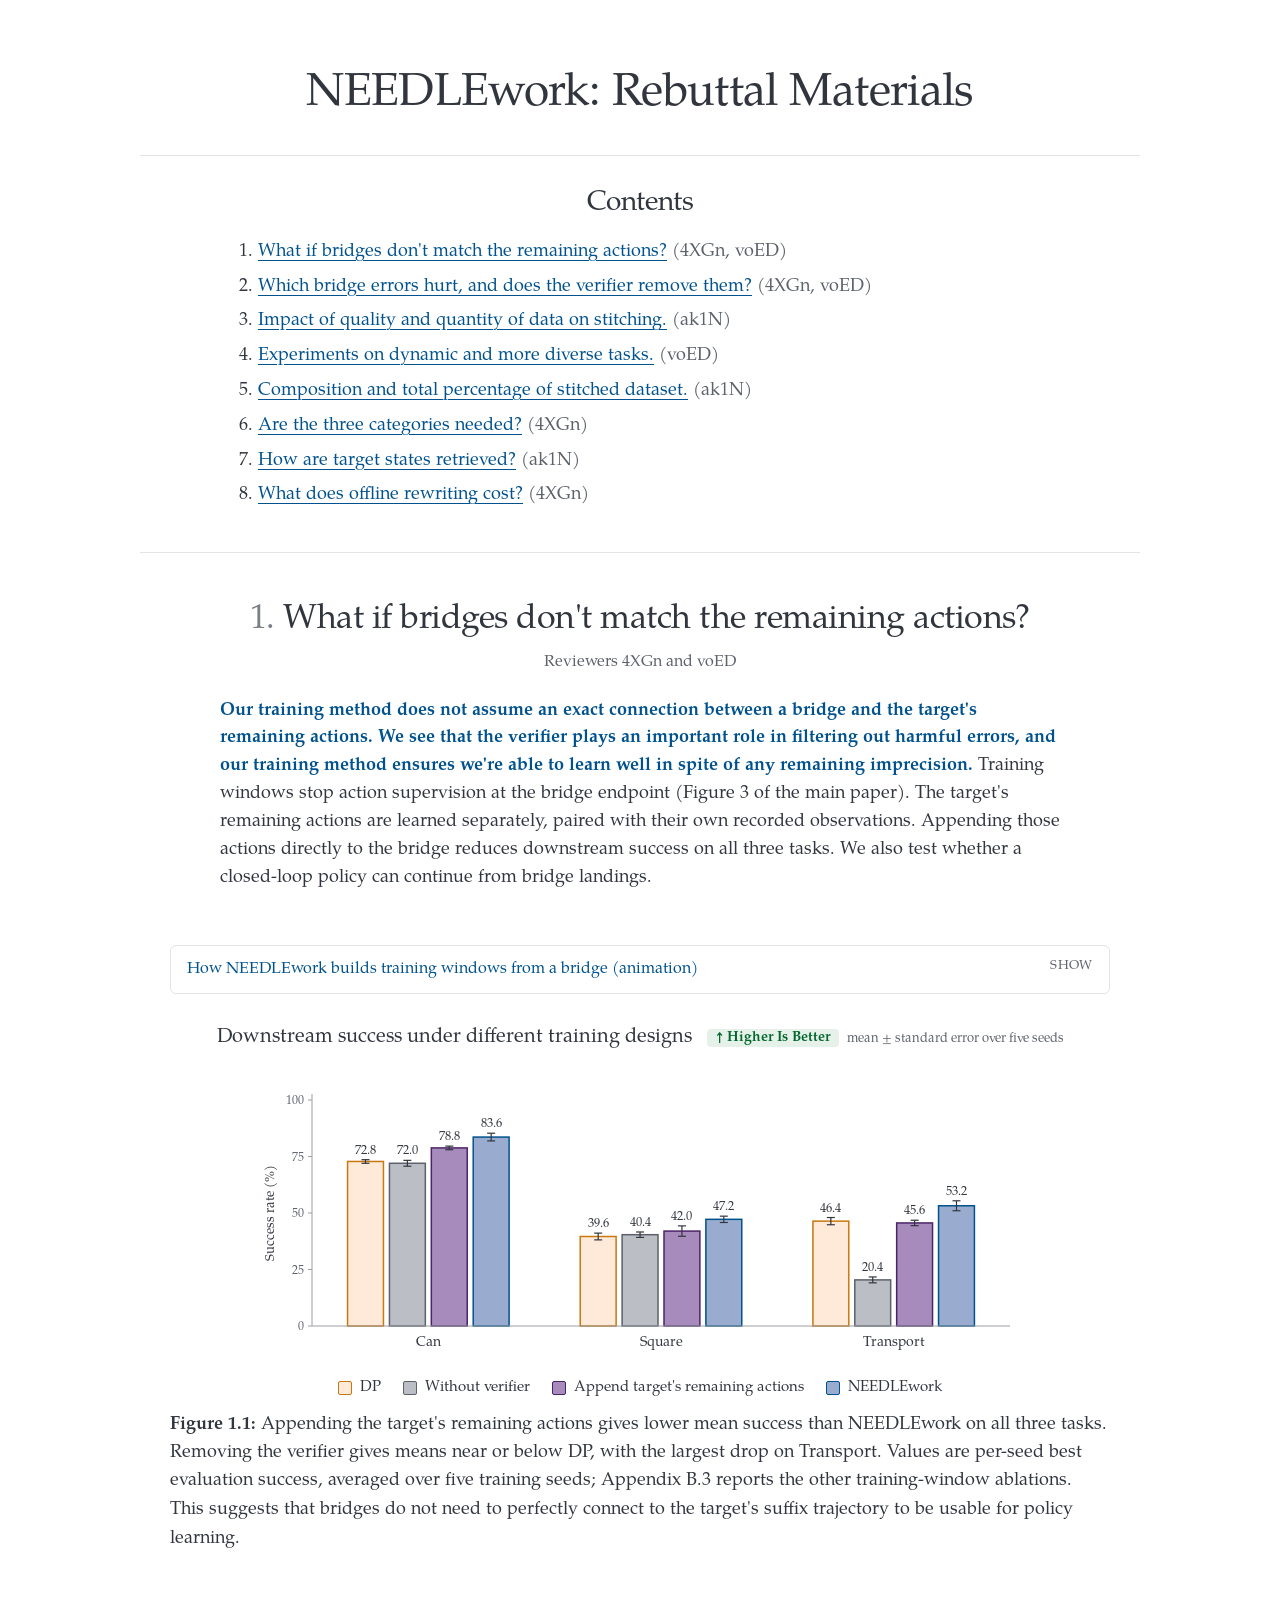
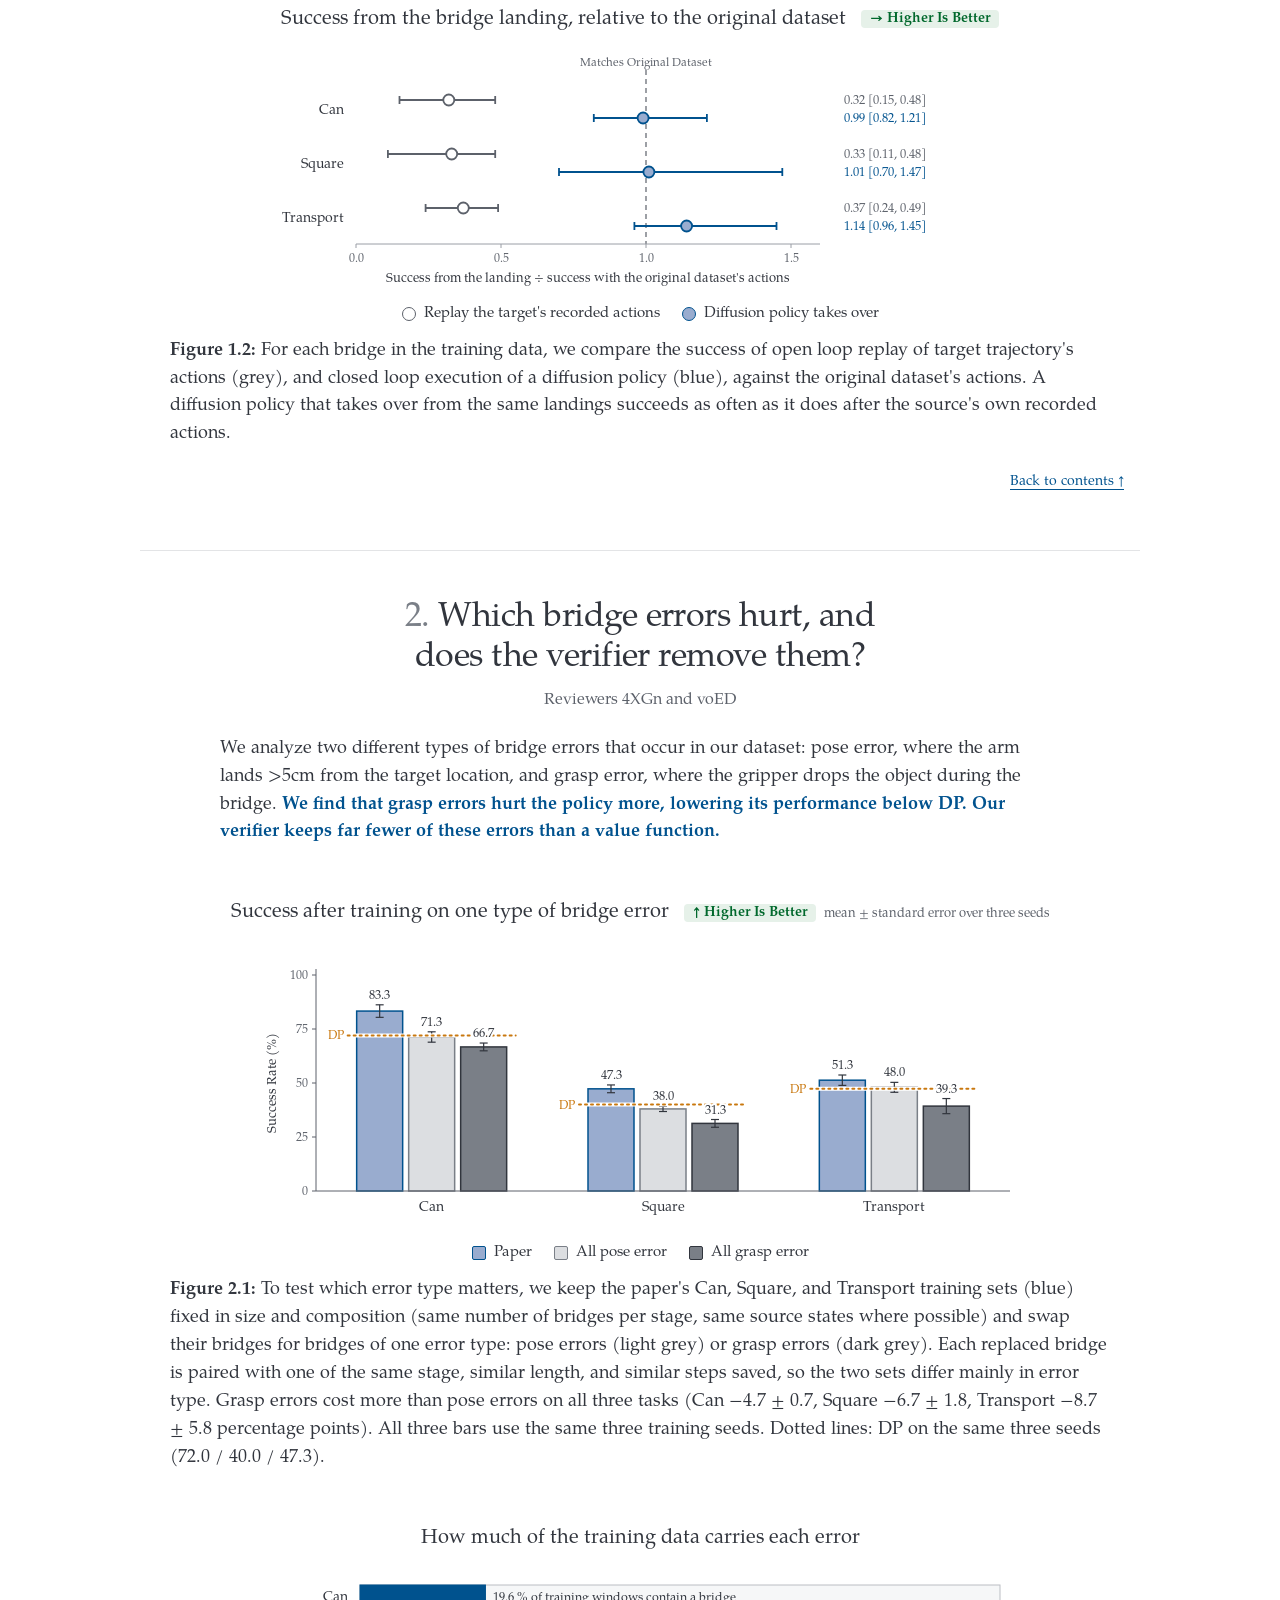
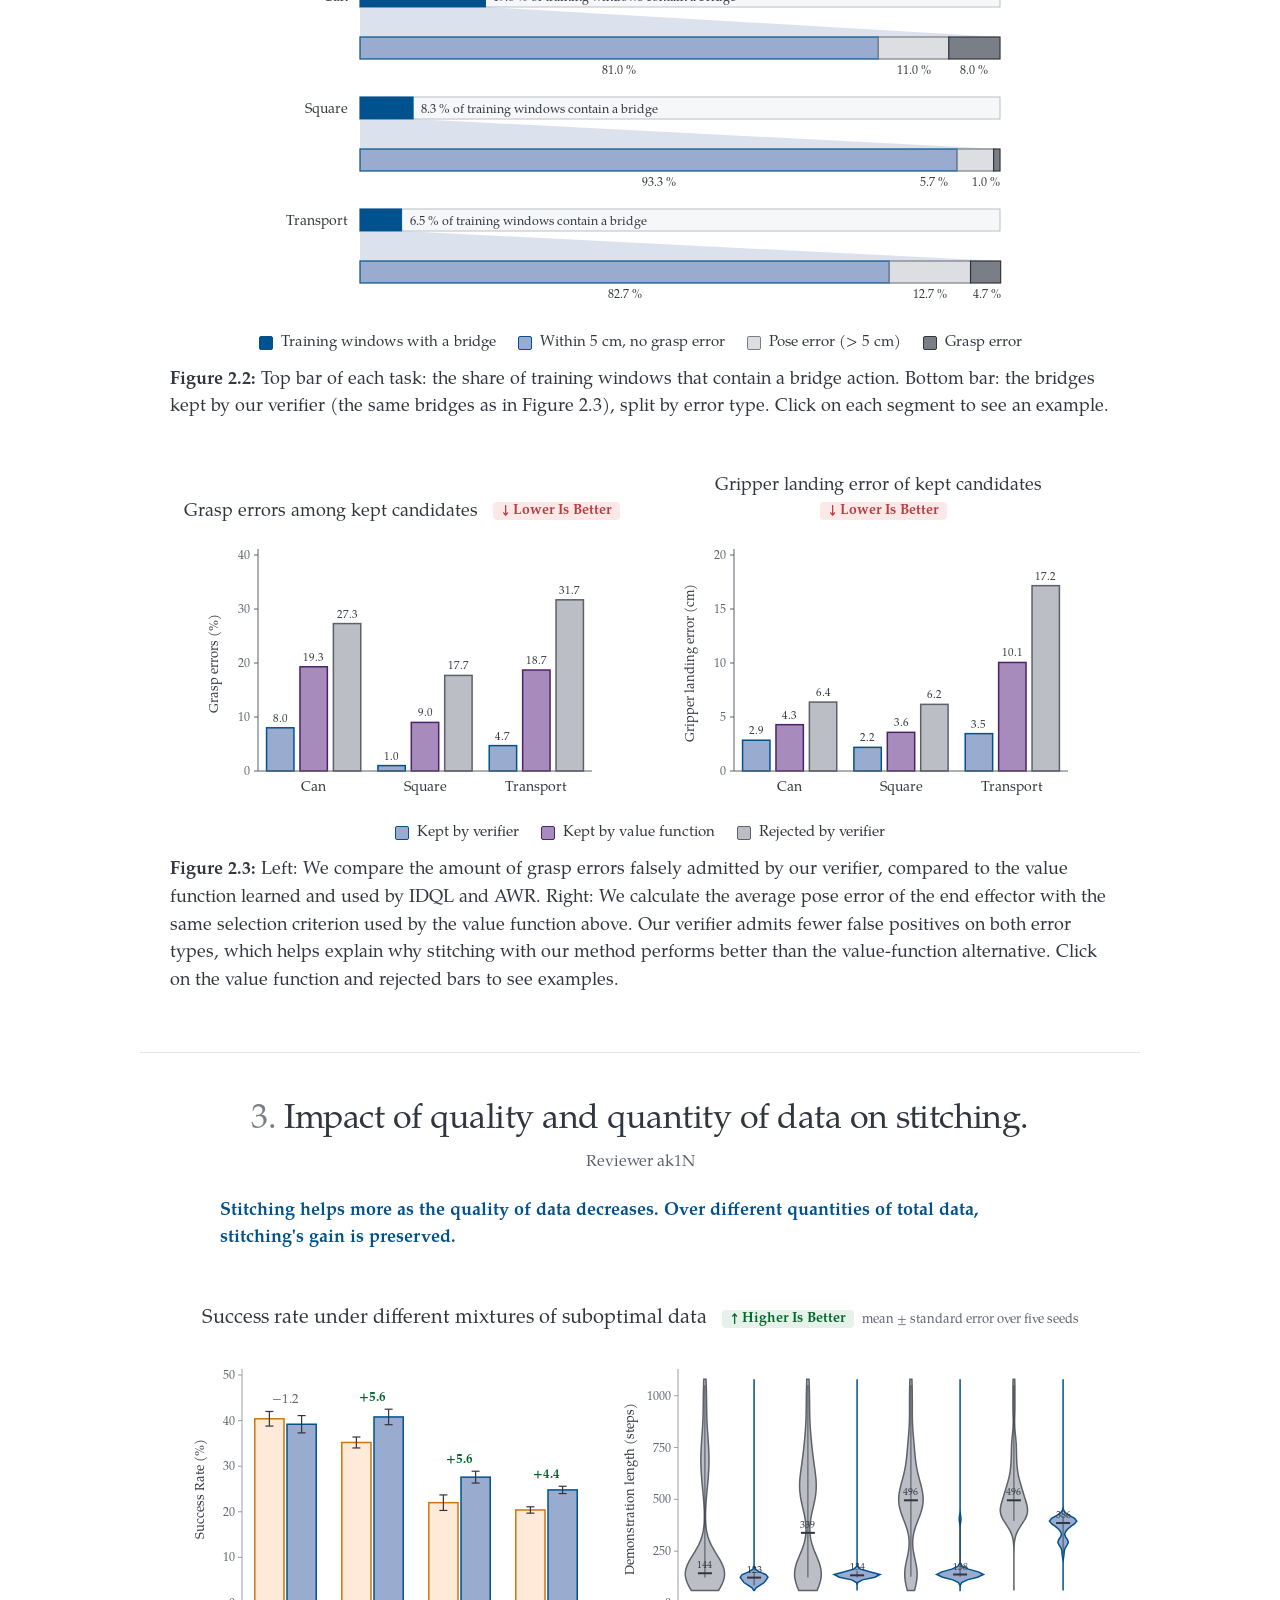
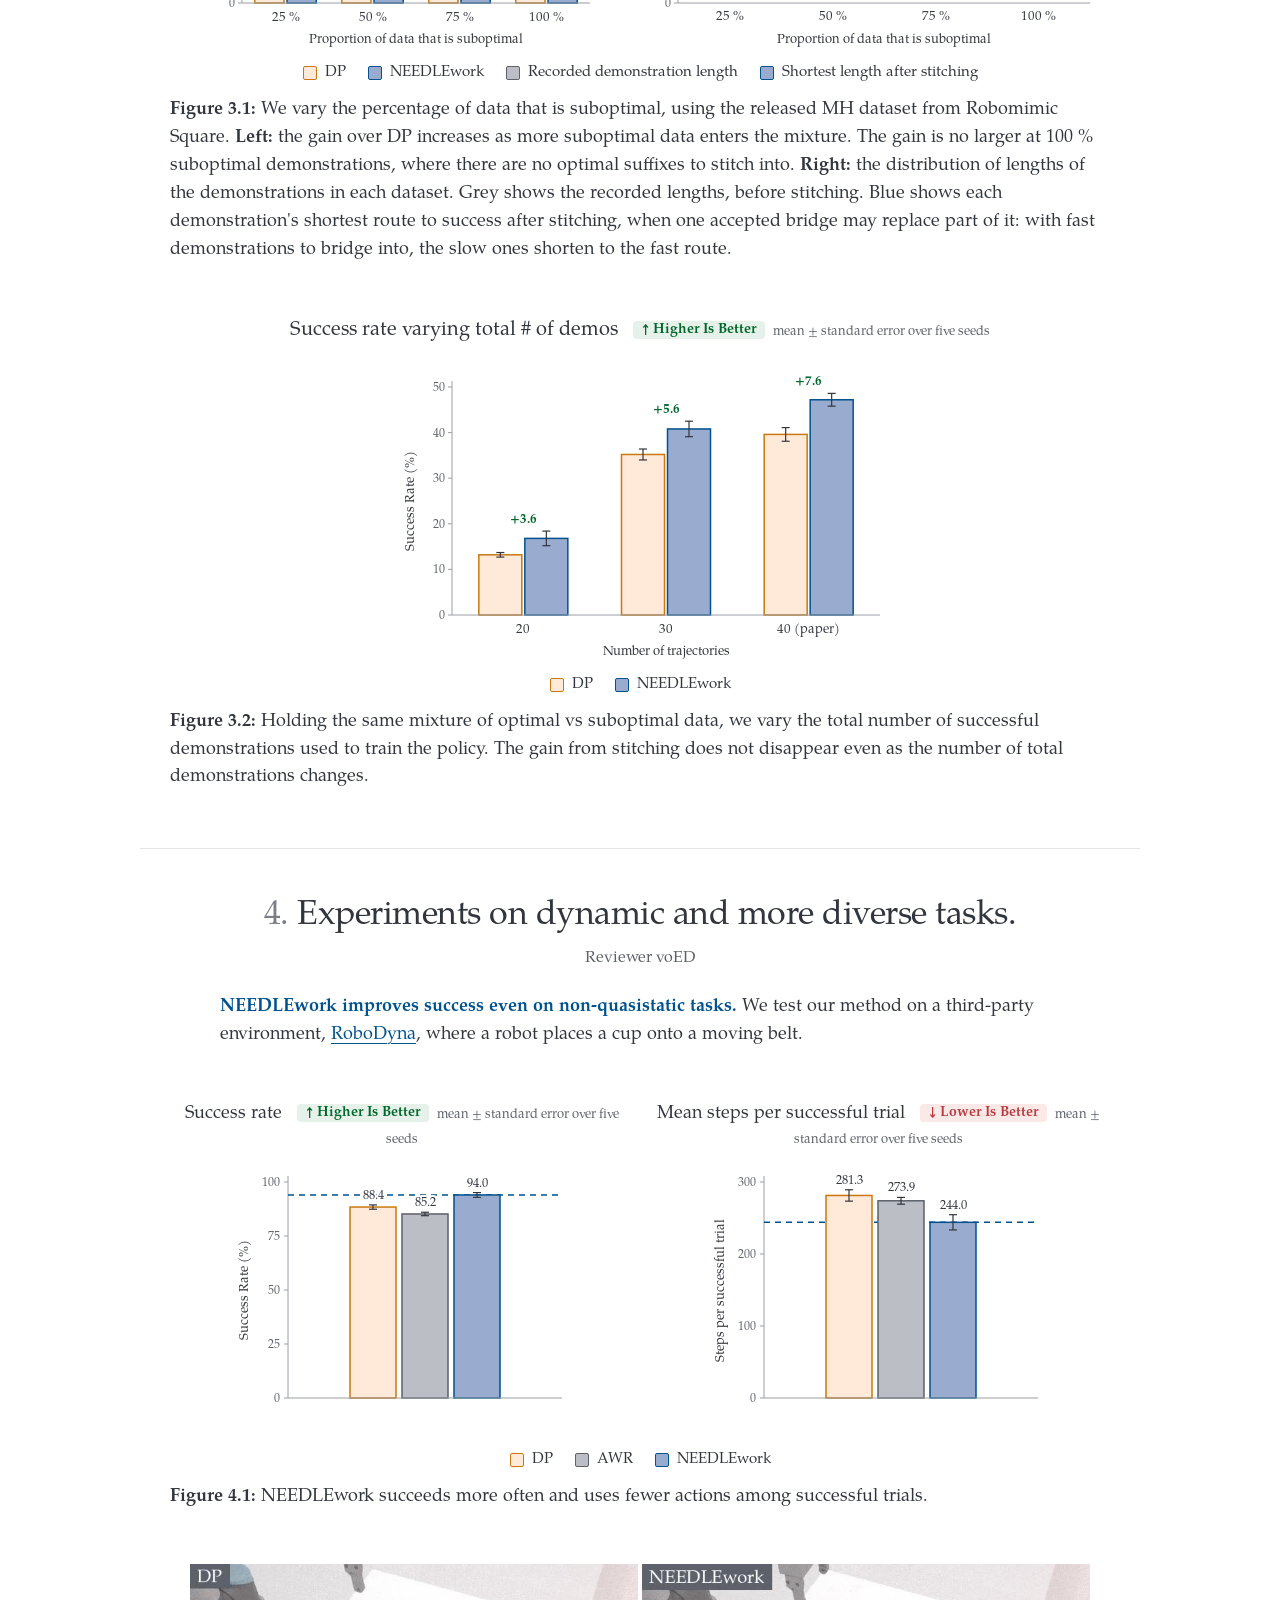
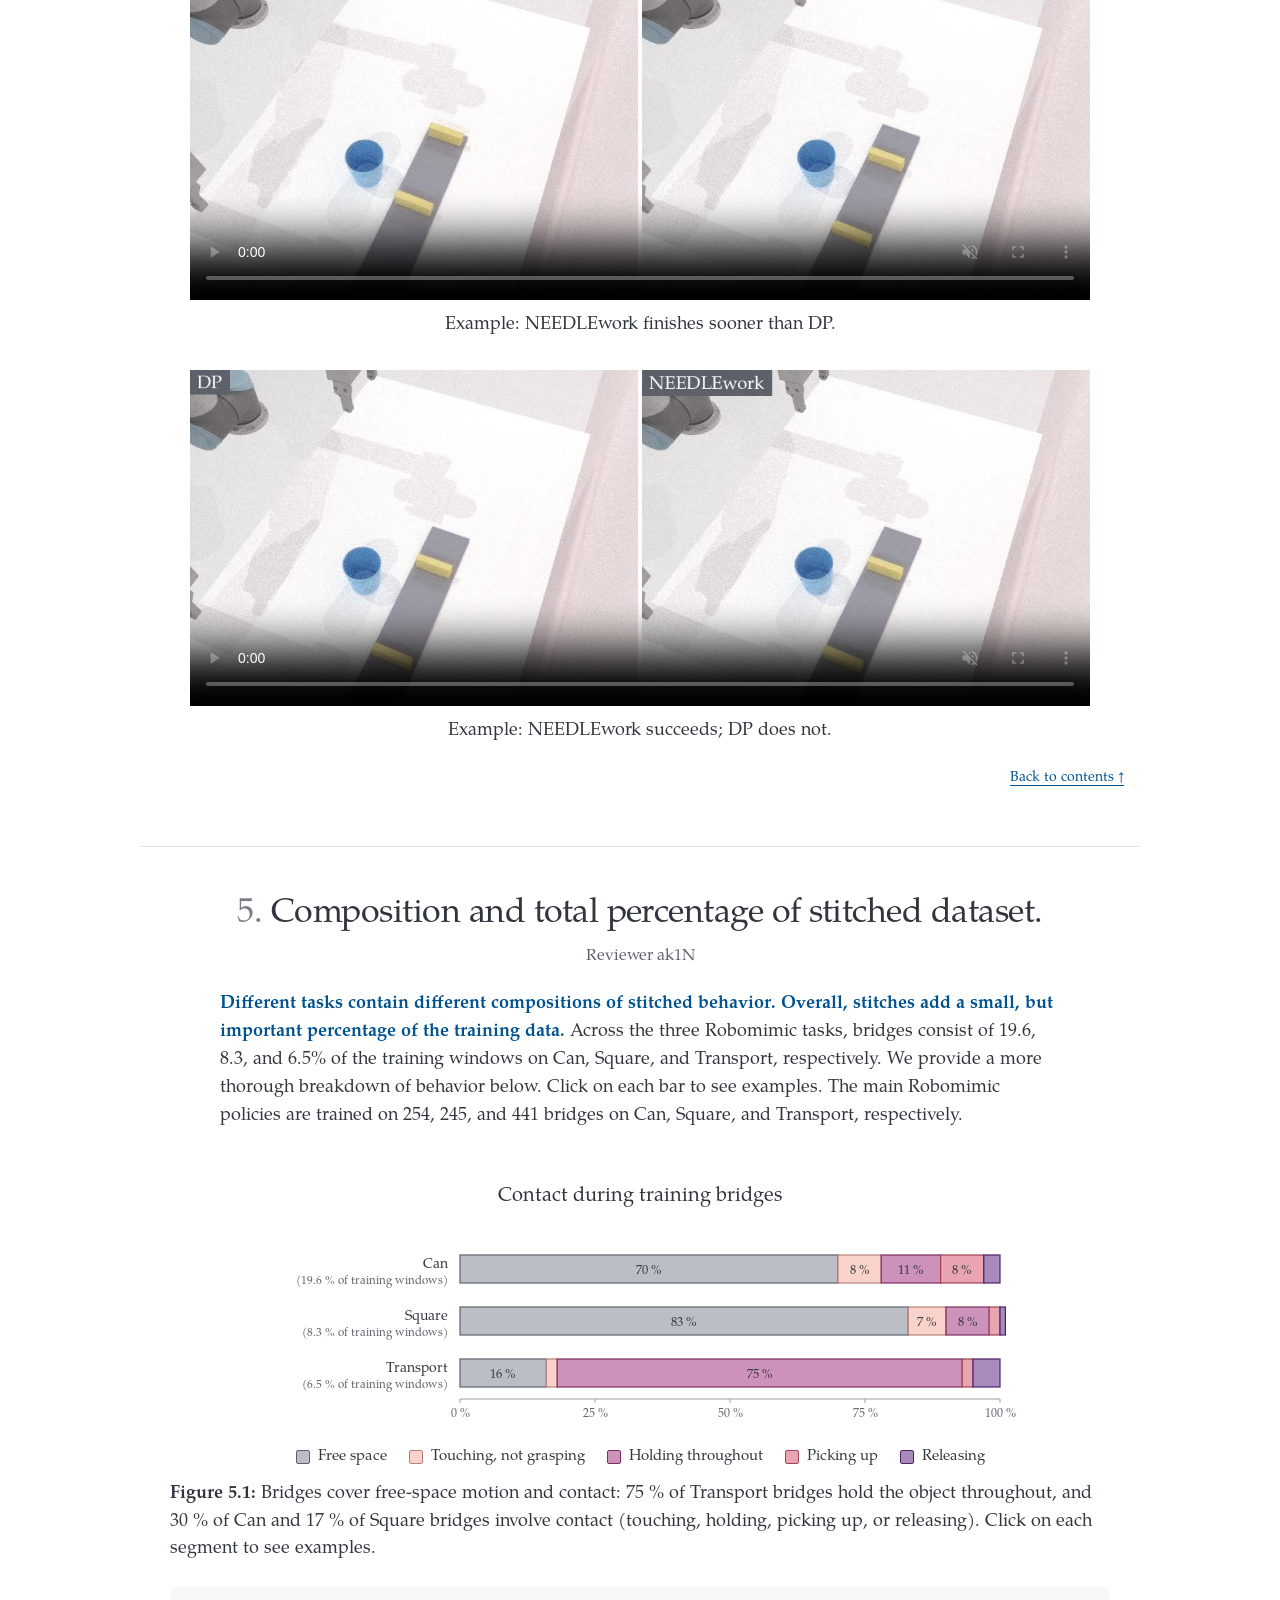
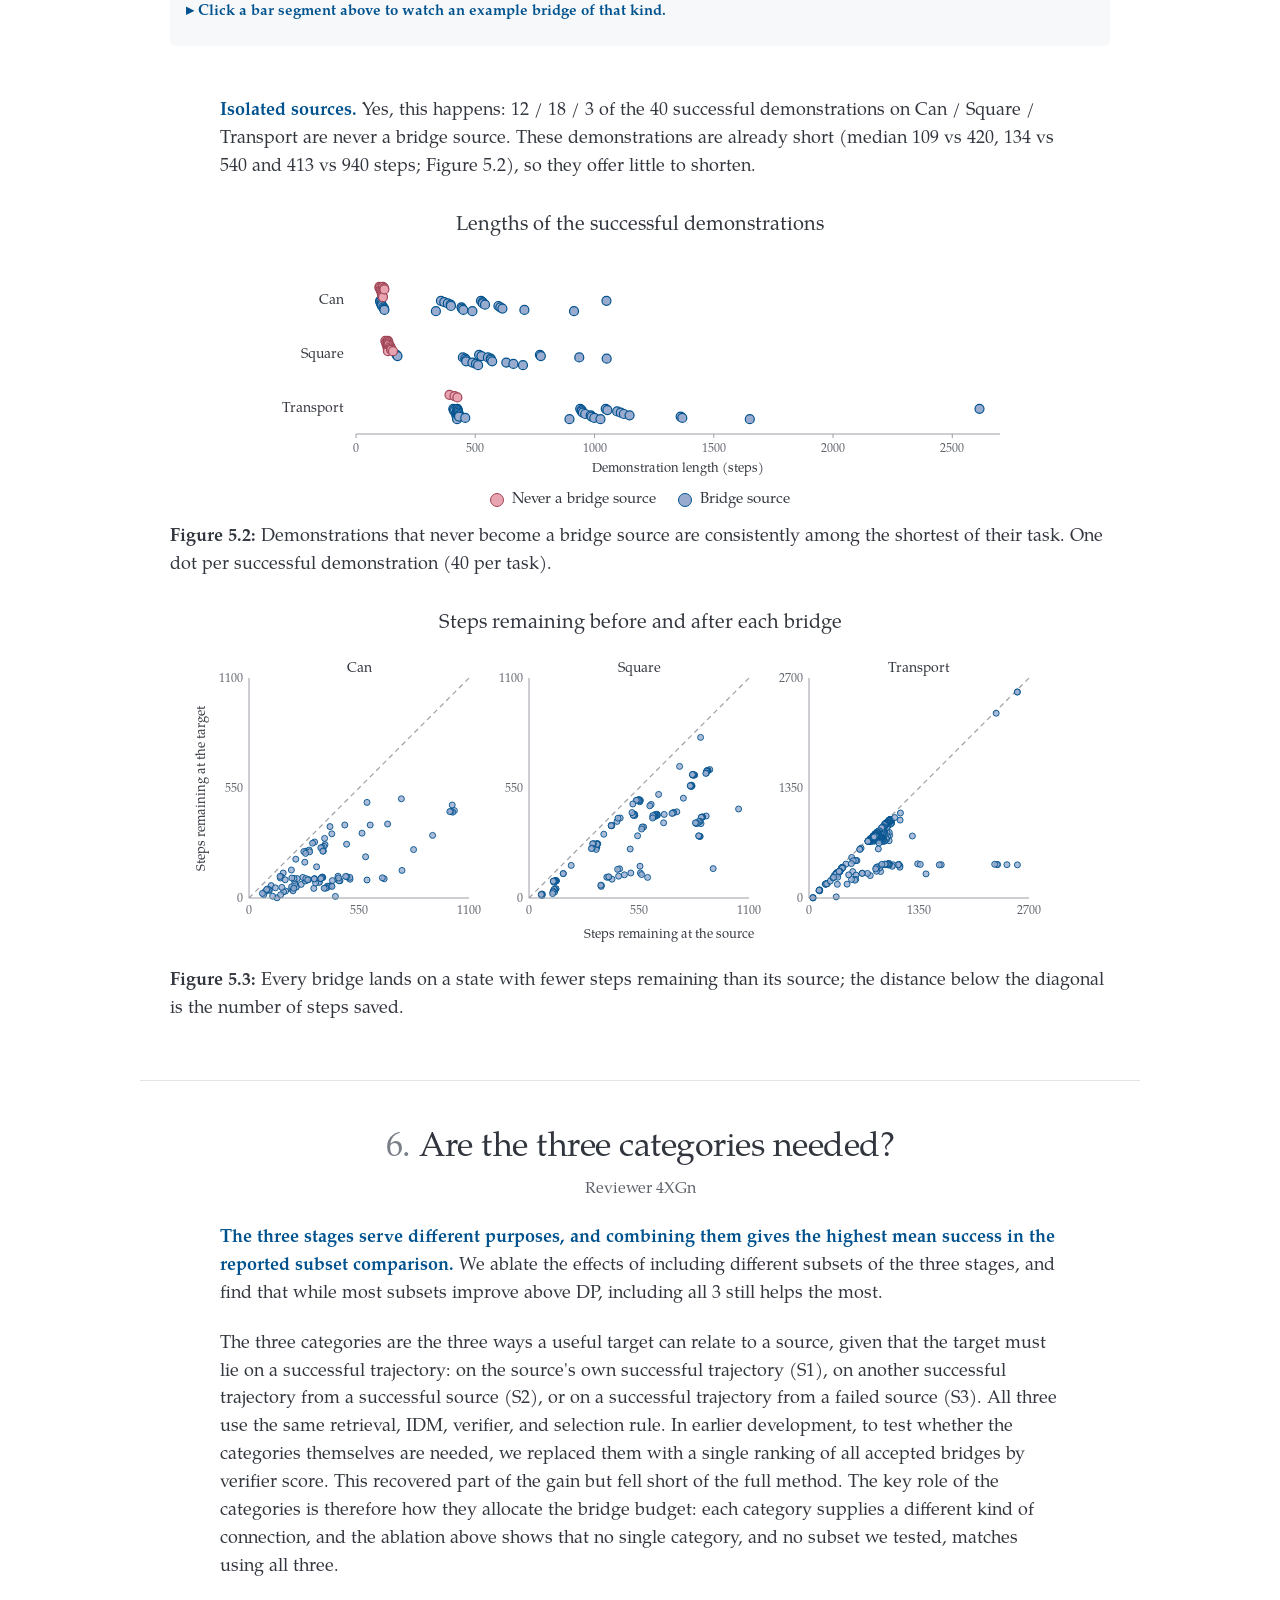
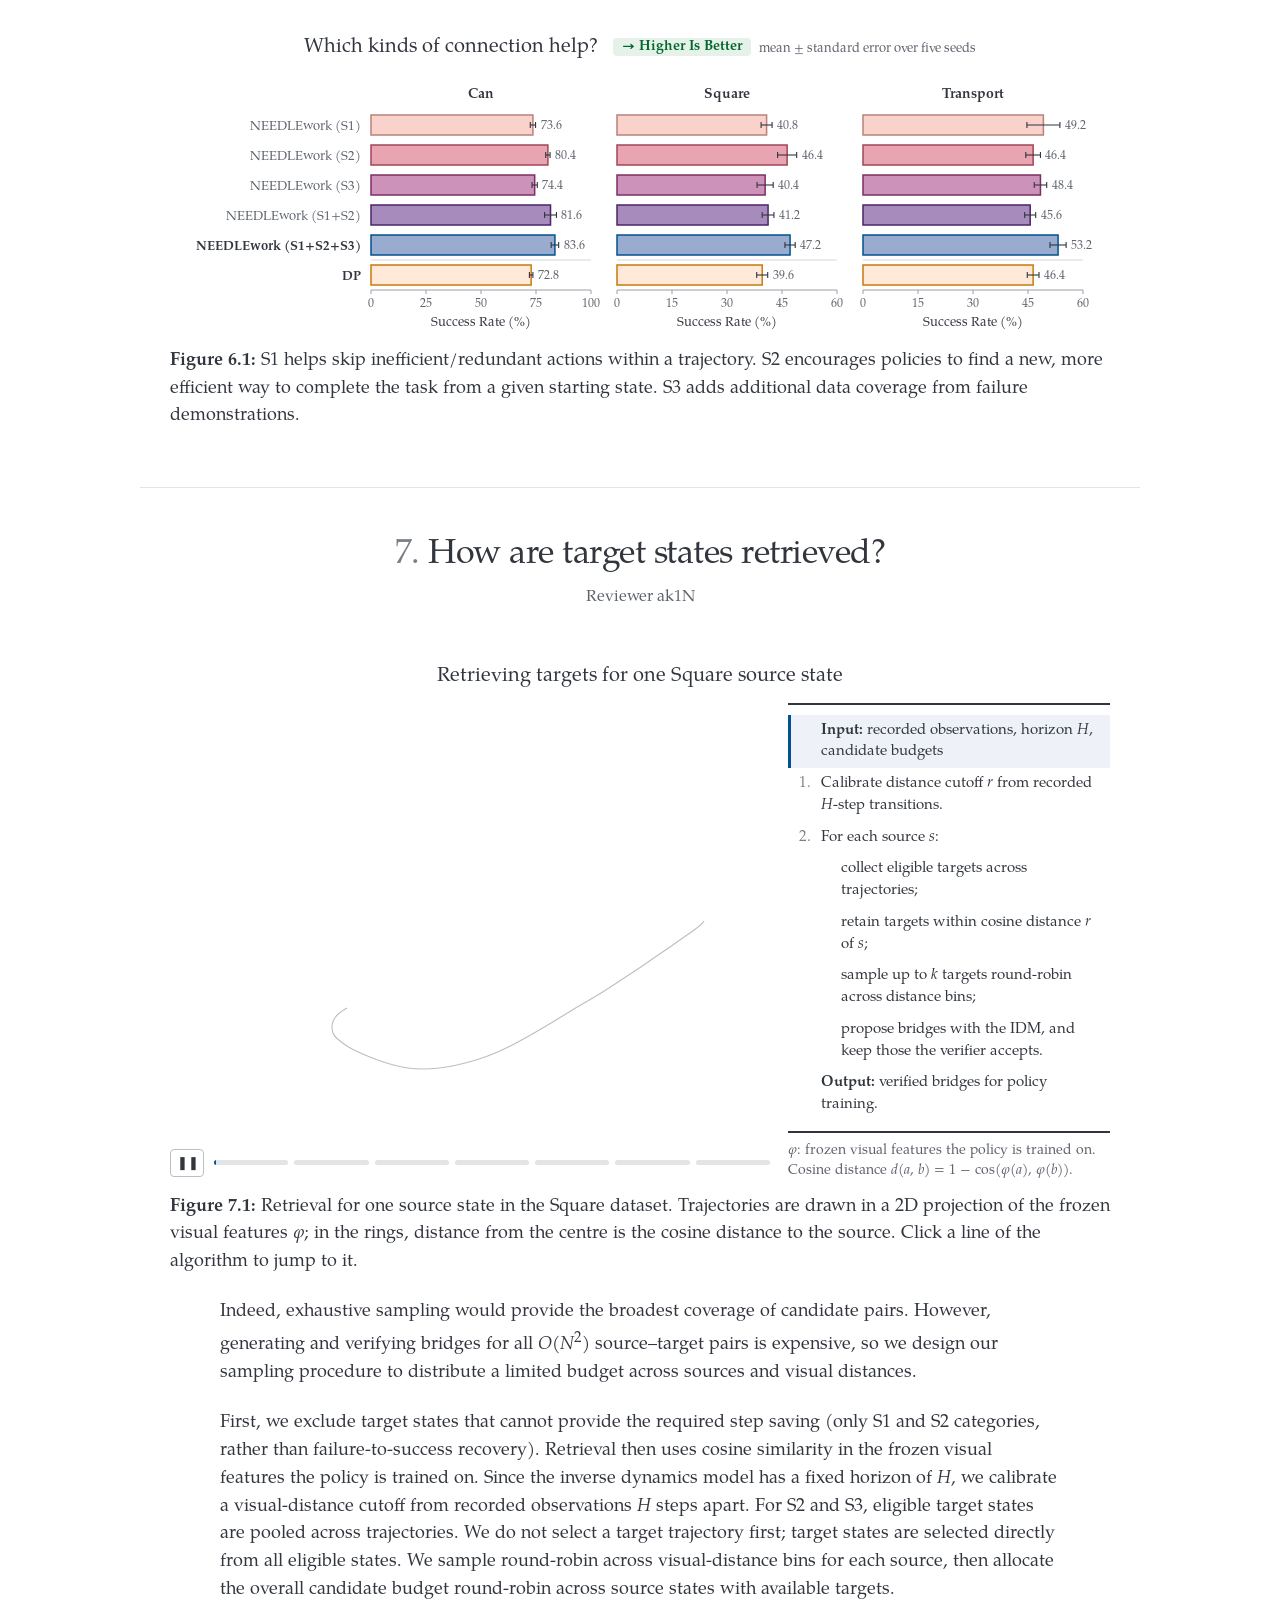
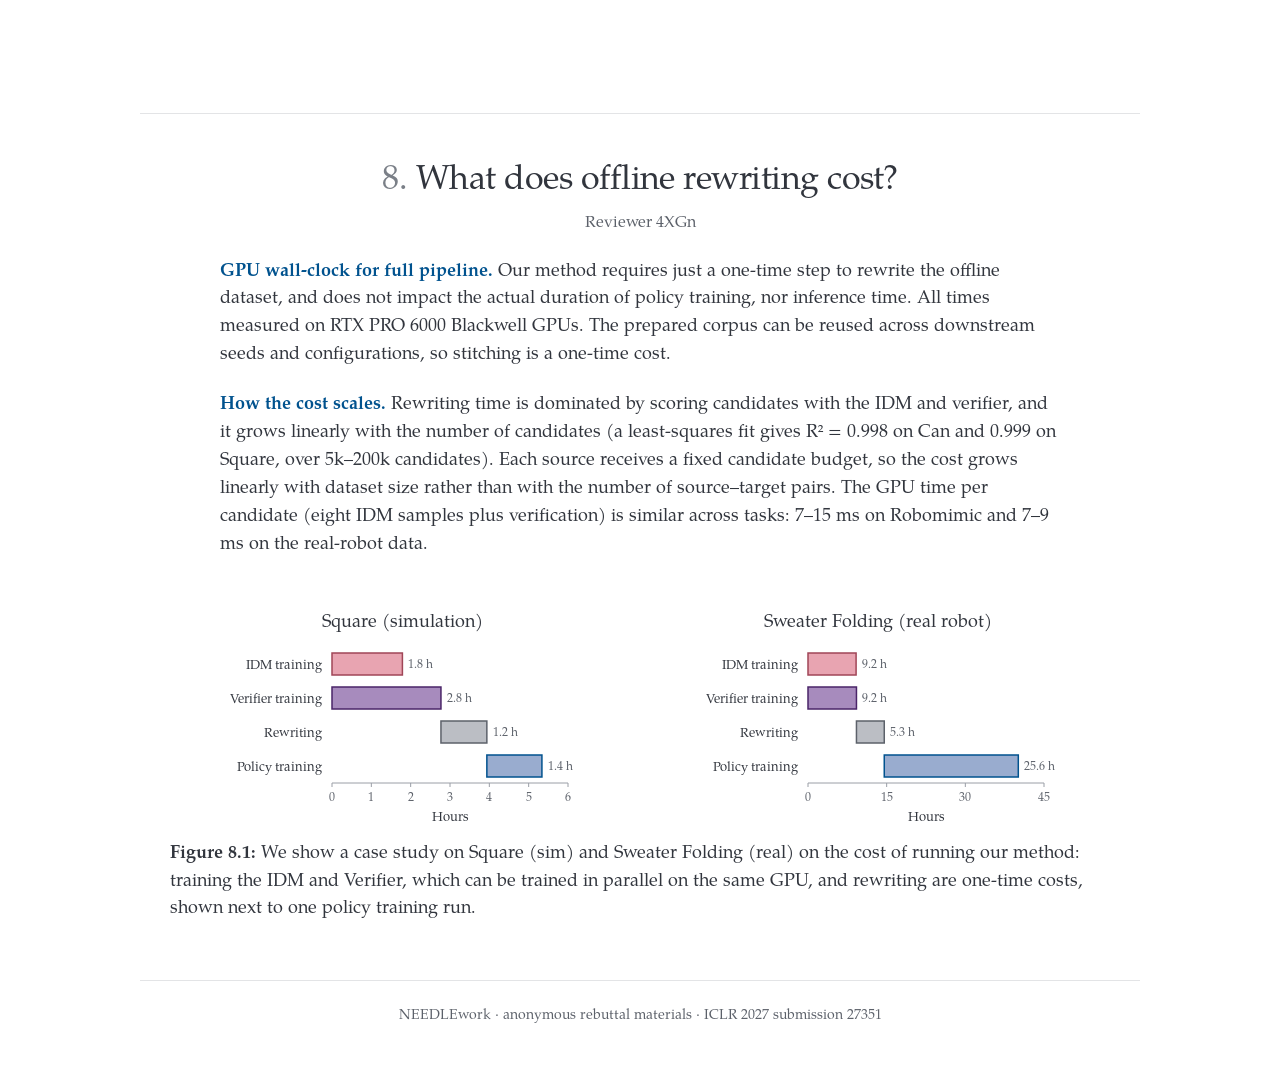
<file: rebuttal/index.html>
<!doctype html>
<html lang="en">
<head>
<meta name="robots" content="noindex, nofollow">
<meta charset="utf-8">
<meta name="viewport" content="width=device-width, initial-scale=1">
<title>NEEDLEwork Rebuttal Materials</title>
<style>

:root{
  --ink:#31353d; --blue:#356fb0; --blue-dk:#00528e; --blue-lt:#99accf; --slate-dk:#5c616a; --slate:#7a7f87;
  --slate-lt:#bbbec4; --line:#e3e4e6; --wash:#f6f7f8; --red-dk:#b83c41; --red-wash:#fbf1f1; --amber:#eb993f; --amber-dk:#c9780f;
  --note-bg:#fff8ec; --bg:#fff; --video:#111;
  --serif:Pagella,'Palatino Linotype',Palatino,'Book Antiqua',serif;
  color-scheme:light;
}
@font-face{font-family:Pagella;src:url('fonts/pagella-regular.woff2') format('woff2');font-display:swap;font-weight:400}
@font-face{font-family:Pagella;src:url('fonts/pagella-bold.woff2') format('woff2');font-display:swap;font-weight:700}
@font-face{font-family:Pagella;src:url('fonts/pagella-italic.woff2') format('woff2');font-display:swap;font-style:italic}
*{box-sizing:border-box}
html{scroll-behavior:smooth;scroll-padding-top:24px}
@media (prefers-reduced-motion:reduce){html{scroll-behavior:auto}}
body{margin:0;background:var(--bg);color:var(--ink);font-family:var(--serif);font-size:18px;line-height:1.6}
code,pre,kbd,samp,button,input,select,textarea,svg text{font-family:var(--serif)}
.provisional{border:2px solid var(--amber);border-radius:8px;padding:6px 18px 20px;margin-top:22px}
.prov-tag{display:inline-block;margin:10px 0 0;padding:2px 10px;border-radius:4px;background:#fdf1e3;color:var(--amber-dk);font-size:14px;font-weight:700}
.fail-viewer{margin:22px 0 0;padding:14px 16px 16px;background:#f7f8fa;border-radius:6px}
.fv-hint{font-size:15px;color:var(--blue-dk);font-weight:700;margin:0 0 6px}
.fail-viewer h4{font-size:18px;font-weight:700;margin:4px 0 2px}
.fv-count{font-size:15px;color:var(--slate-dk);margin:0}
.ex-videos{margin-top:8px;text-align:center}
.ex-videos video{width:100%;max-width:760px;display:block;margin:0 auto;background:#e9eaec;border-radius:4px}
.ex-videos video[hidden]{display:none}
.s2-vids{display:grid;grid-template-columns:minmax(0,1fr);gap:12px;margin-top:10px}
.s2-vids.three{grid-template-columns:repeat(3,minmax(0,1fr))}
.s2-vids figure{margin:0}.s2-vids video{width:100%;max-width:760px;border-radius:4px;display:block;margin:auto}
.s2-vids figcaption{font-size:15px;text-align:center;margin-top:4px}
@media (max-width:760px){.s2-vids.three{grid-template-columns:minmax(0,1fr)}}
.better{font-size:13px;color:var(--slate-dk);margin-left:8px;font-weight:400;white-space:normal}
@media (max-width:760px){.better{display:block;margin:5px 0 0}}
.plot.pair{display:grid;grid-template-columns:repeat(2,minmax(0,1fr));gap:12px;align-items:end}
.plot.pair .fig-title{font-size:18px;margin-top:0}
@media (max-width:760px){.plot.pair{grid-template-columns:minmax(0,1fr)}}
figure.clip{max-width:900px;margin:30px auto 0;text-align:center}
figure.clip video{background:#f4f5f7}
.clip-speed{font-size:14px;color:var(--slate-dk);margin:0 0 8px}
figure.clip figcaption{text-align:center}

.fig-title{text-align:center;font-size:20px;line-height:1.4;margin:30px 0 0}
.dir{display:inline-block;margin-left:10px;font:700 14px var(--serif);padding:2px 9px;border-radius:4px;vertical-align:middle}
.dir.up{color:#00682c;background:#e6f1e9}
.dir.down{color:#b83c41;background:#fbe9e8}
.legend{display:flex;flex-wrap:wrap;justify-content:center;gap:8px 22px;font-size:15px;color:var(--ink);margin:10px 6px 0}
.legend span{display:inline-flex;align-items:center;gap:8px}
.legend i{display:inline-block;width:14px;height:14px;border-radius:2px;border:1.5px solid transparent}
.legend i.dot{border-radius:50%}
a{color:var(--blue-dk);text-decoration-thickness:1px;text-underline-offset:4px}
a:focus-visible,button:focus-visible,summary:focus-visible{outline:2px solid var(--blue);outline-offset:2px}
h1,h2,h3,h4,p{margin:0}
h1,h2,h3,h4{font-weight:400;line-height:1.2;letter-spacing:-.015em;text-wrap:balance}
p+p{margin-top:12px}
b{font-weight:700}
img{display:block;max-width:100%;height:auto}
video{display:block;width:100%;max-width:100%;background:var(--video)}
.wrap{max-width:1000px;margin:auto;padding-left:max(16px,env(safe-area-inset-left,0px));padding-right:max(16px,env(safe-area-inset-right,0px))}
.eyebrow{font-size:12px;letter-spacing:.14em;text-transform:uppercase;color:var(--slate-dk)}

.paper-header{text-align:center;padding-block:56px 32px}
.paper-header h1{font-size:clamp(30px,4.4vw,46px);max-width:900px;margin:12px auto 0}
.paper-header .legend{max-width:720px;margin:20px auto 0;font-size:15px;color:var(--slate-dk)}
.badge{display:inline-block;font-size:12px;letter-spacing:.05em;text-transform:uppercase;padding:1px 8px;border-radius:999px;border:1px solid var(--slate-lt);color:var(--slate-dk);vertical-align:2px;white-space:nowrap}
.badge.paper{border-color:var(--blue-lt);color:var(--blue-dk)}
.badge.new{border-color:var(--ink);color:var(--ink)}

.toc{border-top:1px solid var(--line);padding-block:32px 36px}
.toc h2{font-size:28px;text-align:center;margin-bottom:16px}
.toc ol{margin:0 auto;max-width:820px;padding-left:28px}
.toc > ol > li{margin:6px 0}
.toc ol ol{list-style:none;padding-left:4px;margin:4px 0 8px;font-size:16px}
.toc ol ol li span.n{display:inline-block;min-width:34px;color:var(--slate)}
.toc .rv{color:var(--slate-dk)}
.toc li.todo{color:var(--slate)}
.toc li.todo .tag{font-size:12px;letter-spacing:.06em;text-transform:uppercase;margin-left:6px}

.section{border-top:1px solid var(--line);padding-block:48px 56px}
.section > h2{font-size:clamp(26px,3.2vw,34px);text-align:center;max-width:860px;margin:0 auto}
.section > h2 .num{color:var(--slate)}
.rv-line{text-align:center;margin-top:8px;font-size:16px;color:var(--slate-dk)}
.asks{max-width:840px;margin:24px auto 0;font-size:15.5px}
.asks dt{font-size:12px;letter-spacing:.12em;text-transform:uppercase;color:var(--slate-dk);margin-top:12px}
.asks dd{margin:2px 0 0;color:var(--ink)}

.steps{max-width:840px;margin:22px auto 0;padding:0;list-style:none;counter-reset:step}
.steps li{counter-increment:step;display:grid;grid-template-columns:34px minmax(0,1fr);gap:4px 10px;padding-block:10px;border-bottom:1px solid var(--line)}
.steps li::before{content:counter(step);font-size:22px;line-height:1.2;color:var(--blue-dk);grid-row:span 2}
.steps .claim{font-size:17px;line-height:1.4}
.steps .lead{font-size:14.5px;color:var(--slate-dk);font-variant-numeric:tabular-nums}
.steps .lead a{white-space:nowrap}

.sub{max-width:940px;margin:52px auto 0}
.sub h3{font-size:20px;line-height:1.35;font-weight:700;letter-spacing:0}
.sub h3 .num{color:var(--slate);margin-right:8px}
.sub .src{margin-top:6px;font-size:14px;color:var(--slate-dk)}
.sub .src .badge{margin-right:6px}
figure{margin:18px 0 0}
figcaption{margin-top:12px;font-size:18px;line-height:1.55}
figcaption .cap{font-weight:700}
.tbl{overflow-x:auto;border-top:2px solid var(--ink);border-bottom:2px solid var(--ink)}
table{border-collapse:collapse;width:100%;font-size:15px;line-height:1.4;font-variant-numeric:tabular-nums}
th,td{padding:7px 10px;text-align:right;vertical-align:top;border-bottom:1px solid var(--line)}
th:first-child,td:first-child{text-align:left}
thead th{font-weight:400;font-size:12.5px;letter-spacing:.05em;text-transform:uppercase;color:var(--slate-dk);border-bottom:1px solid var(--slate-lt);vertical-align:bottom}
thead tr.top th{text-align:center;border-bottom:1px solid var(--line)}
th.gap,td.gap{border-left:1px solid var(--line)}
tbody tr:last-child td{border-bottom:0}
tr.grp td{font-size:12px;letter-spacing:.1em;text-transform:uppercase;color:var(--slate-dk);background:var(--wash);text-align:left}
tr.sub-row td:first-child{padding-left:26px;color:var(--slate-dk)}
tr.ref td{color:var(--slate-dk)}
tr.key td{background:var(--red-wash)}
td .d{color:var(--slate-dk);font-size:13px}
td .n{color:var(--slate);font-size:12px}
.harm{color:var(--red-dk)}
.good{color:var(--blue-dk)}
.dim{color:var(--slate)}
.plot{overflow-x:auto}
.plot svg{display:block;width:100%;height:auto;margin:0 auto}
.plot text{font-family:var(--serif)}


details.more{margin-top:14px;border:1px solid var(--line);border-radius:6px;background:var(--bg)}
details.more > summary{cursor:pointer;list-style:none;padding:11px 16px;font-size:16px;color:var(--blue-dk);display:flex;justify-content:space-between;gap:12px}
details.more > summary::-webkit-details-marker{display:none}
details.more > summary::after{content:"Show";font-size:13px;letter-spacing:.06em;text-transform:uppercase;color:var(--slate-dk);flex:none}
details.more[open] > summary::after{content:"Hide"}
details.more .body{padding:6px 16px 18px;border-top:1px solid var(--line)}
details.more h4{font-size:18px;margin-top:18px}
details.more p{font-size:15.5px;margin-top:8px}
details.more ul.defs{font-size:15px;margin:8px 0 0;padding-left:20px}
.exgrid{display:grid;gap:18px;margin-top:10px}
.exgrid figure{margin:0}
.exgrid figcaption{font-size:14px;color:var(--slate-dk);margin-top:6px}
.clip-meta{display:flex;justify-content:space-between;gap:12px;flex-wrap:wrap;font-size:13px;letter-spacing:.06em;text-transform:uppercase;color:var(--slate-dk);margin-bottom:6px}
.tabs{display:inline-flex;gap:2px;border:1px solid #d5d7db;border-radius:6px;padding:3px;margin:10px 0}
.tabs button{border:0;background:transparent;border-radius:4px;font:13px/1.4 var(--serif);padding:6px 14px;color:var(--slate-dk);cursor:pointer}
.tabs button[aria-selected="true"]{background:var(--blue-dk);color:#fff}
.v-wide{aspect-ratio:1600/960}
.v-hand{aspect-ratio:1600/620}


.slot{margin-top:12px;border:1px dashed var(--slate-lt);border-radius:6px;padding:10px 14px;font-size:15px;color:var(--slate);font-style:italic}
.answer{max-width:840px;margin:22px auto 0;font-size:18px;line-height:1.55}
.answer strong{color:var(--blue-dk)}
.caveat{margin-top:14px;padding:12px 16px;background:var(--wash);font-size:15px;line-height:1.5}
.note{margin-top:14px;background:var(--note-bg);border-left:3px solid var(--amber);padding:10px 14px 10px 16px;font-size:14.5px;line-height:1.55}
.note .h{font-size:11px;letter-spacing:.12em;text-transform:uppercase;color:var(--amber-dk);margin-bottom:4px}
.note ul{margin:0;padding-left:18px}
.note li+li{margin-top:4px}
.note code{font-size:13px;word-break:break-all}
.top{display:block;text-align:right;font-size:14px;margin-top:22px}
footer{border-top:1px solid var(--line);padding-block:24px 64px;font-size:14px;color:var(--slate-dk);text-align:center}

.flow{max-width:840px;margin:26px auto 0;display:grid;grid-template-columns:1fr 1fr;gap:12px}
.flow>div{padding:16px 18px;background:var(--wash);border-top:3px solid var(--blue)}
.flow span{color:var(--blue-dk);font-size:13px;letter-spacing:.07em;text-transform:uppercase;font-weight:bold}
.flow p{font-size:15.5px;line-height:1.5;margin-top:6px}
.dynamic-grid{display:grid;grid-template-columns:1fr 1fr;gap:28px;align-items:start}
.dynamic-grid figure{margin-top:18px}.dynamic-grid video{aspect-ratio:4/3;object-fit:contain}
@media(max-width:700px){.flow,.dynamic-grid{grid-template-columns:1fr}}
</style>


</head>
<body>
<header class="paper-header wrap" id="top">
  <h1>NEEDLEwork: Rebuttal Materials</h1>
</header>

<nav class="toc wrap" aria-labelledby="toc-h">
  <h2 id="toc-h">Contents</h2>
  <ol>
    <li><a href="#rebuttal-continuation">What if bridges don't match the remaining actions?</a> <span class="rv">(4XGn, voED)</span></li>
    <li><a href="#rebuttal-errors">Which bridge errors hurt, and does the verifier remove them?</a> <span class="rv">(4XGn, voED)</span></li>
    <li><a href="#rebuttal-composition">Impact of quality and quantity of data on stitching.</a> <span class="rv">(ak1N)</span></li>
    <li><a href="#rebuttal-dynamics">Experiments on dynamic and more diverse tasks.</a> <span class="rv">(voED)</span></li>
    <li><a href="#rebuttal-dataset">Composition and total percentage of stitched dataset.</a> <span class="rv">(ak1N)</span></li>
    <li><a href="#rebuttal-algorithm-stages">Are the three categories needed?</a> <span class="rv">(4XGn)</span></li>
    <li><a href="#rebuttal-algorithm">How are target states retrieved?</a> <span class="rv">(ak1N)</span></li>
    <li><a href="#rebuttal-algorithm-cost">What does offline rewriting cost?</a> <span class="rv">(4XGn)</span></li>
  </ol>
</nav>

<main>
<section class="section wrap" id="rebuttal-continuation">
  <h2><span class="num">1.</span> What if bridges don't match the remaining actions?</h2>
  <p class="rv-line">Reviewers 4XGn and voED</p>
  <p class="answer"><strong>Our training method does not assume an exact connection between a bridge and the target's remaining actions.</strong> <strong>We see that the verifier plays an important role in filtering out harmful errors, and our training method ensures we're able to learn well in spite of any remaining imprecision.</strong> Training windows stop action supervision at the bridge endpoint (Figure 3 of the main paper). The target's remaining actions are learned separately, paired with their own recorded observations. Appending those actions directly to the bridge reduces downstream success on all three tasks. We also test whether a closed-loop policy can continue from bridge landings.</p>
  <div class="sub" id="rebuttal-continuation-training">
    <details class="more">
      <summary>How NEEDLEwork builds training windows from a bridge (animation)</summary>
      <div class="body">
        <figure><video muted loop playsinline controls preload="none" poster="media/windows.jpg" src="media/windows.mp4" aria-label="How training windows are built around an accepted bridge, animated on the paper's window figure"></video>
          <figcaption>Each window pairs a recorded observation with the actions leading into the bridge (cyan), then the bridge actions (green). Sliding the start exposes the connection from several preceding observations. Slots after the bridge carry no training loss. The target continuation (blue) and the original source and skipped-segment actions remain separate training examples. Animated on Figure 3 of the main paper.</figcaption></figure>
        <figure><video muted loop playsinline controls preload="none" poster="media/design_concat_suffix.jpg" src="media/design_concat_suffix.mp4" style="max-width:640px" aria-label="Append the target's remaining actions: what it changes about the training windows built from one bridge"></video>
          <figcaption><b>The append ablation in Figure 1.1.</b> Where a window runs past the end of the bridge, NEEDLEwork leaves the remaining slots unscored. The ablation fills them with the target demonstration's next actions instead, which treats the target's recorded continuation as valid from the bridge landing.</figcaption></figure>
      </div>
    </details>
    <p class="fig-title">Downstream success under different training designs <span class="dir up">↑ Higher Is Better</span><span class="better">mean ± standard error over five seeds</span></p>
    <figure><div class="plot"><div id="fig-design"></div></div><figcaption><b>Figure 1.1:</b> Appending the target's remaining actions gives lower mean success than NEEDLEwork on all three tasks. Removing the verifier gives means near or below DP, with the largest drop on Transport. Values are per-seed best evaluation success, averaged over five training seeds; Appendix B.3 reports the other training-window ablations.</figcaption></figure>
    <p>This suggests that bridges do not need to perfectly connect to the target's suffix trajectory to be usable for policy learning.</p>
  </div>
  <div class="sub" id="rebuttal-continuation-handover">
    <p class="fig-title">Success from the bridge landing, relative to the original dataset <span class="dir up">→ Higher Is Better</span></p>
    <figure><div class="plot"><div id="fig-cont"></div></div><figcaption><b>Figure 1.2:</b> For each bridge in the training data, we compare the success of open loop replay of target trajectory's actions (grey), and closed loop execution of a diffusion policy (blue), against the original dataset's actions. A diffusion policy that takes over from the same landings succeeds as often as it does after the source's own recorded actions.</figcaption></figure>
  </div>
  <a class="top" href="#top">Back to contents ↑</a>
</section>

<script>

function figLegend(id, items) {
  const host = document.getElementById(id);
  if (!host || !host.closest) return;
  const plot = host.closest(".plot") || host, box = document.createElement("div");
  box.className = "legend";
  items.forEach(([label, fill, edge, shape]) => { const sp = document.createElement("span"), i = document.createElement("i"); if (shape === "dot") i.className = "dot"; i.style.background = fill; i.style.borderColor = edge; sp.append(i, document.createTextNode(label)); box.appendChild(sp); });
  plot.after(box);
}
</script>
<script>
(function(){
  const ns = "http://www.w3.org/2000/svg", AX = "#9a9ea6", INK = "#31353d", SL = "#5c616a";
  const svg = (W, H) => { const s = document.createElementNS(ns, "svg"); s.setAttribute("viewBox", `0 0 ${W} ${H}`); if (s.style) s.style.maxWidth = W + "px"; return s; };
  const add = (p, t, a, x) => { const e = document.createElementNS(ns, t); for (const k in a) e.setAttribute(k, a[k]); if (x != null) e.textContent = x; p.appendChild(e); return e; };
  const ci = (s, x0, x1, y, col) => { add(s, "line", {x1: x0, x2: x1, y1: y, y2: y, stroke: col, "stroke-width": 1.8}); [x0, x1].forEach(x => add(s, "line", {x1: x, x2: x, y1: y - 4, y2: y + 4, stroke: col, "stroke-width": 1.8})); };

  (function () {
    const rows = [["Can", [0.32, 0.15, 0.48], [0.99, 0.82, 1.21]], ["Square", [0.33, 0.11, 0.48], [1.01, 0.70, 1.47]], ["Transport", [0.37, 0.24, 0.49], [1.14, 0.96, 1.45]]];
    const W = 760, H = 240, x0 = 96, x1 = 560, hi = 1.6, sx = v => x0 + v / hi * (x1 - x0), top = 30, rh = 54, bot = top + rh * rows.length;
    const REP = ["#bbbec4", "#5c616a"], POL = ["#99accf", "#00528e"];
    const s = svg(W, H);
    add(s, "line", {x1: sx(1), x2: sx(1), y1: top - 12, y2: bot, stroke: SL, "stroke-width": 1.2, "stroke-dasharray": "5 4"});
    add(s, "text", {x: sx(1), y: top - 16, "text-anchor": "middle", "font-size": 11.5, fill: SL}, "Matches Original Dataset");
    rows.forEach(([lab, r, p], i) => {
      const cy = top + rh * (i + 0.5);
      add(s, "text", {x: x0 - 12, y: cy + 5, "text-anchor": "end", "font-size": 14, fill: INK}, lab);
      [[r, REP, "#fff", -9], [p, POL, POL[0], 9]].forEach(([v, col, fill, dy]) => {
        ci(s, sx(v[1]), sx(v[2]), cy + dy, col[1]);
        add(s, "circle", {cx: sx(v[0]), cy: cy + dy, r: 5.5, fill: fill, stroke: col[1], "stroke-width": 1.8});
        add(s, "text", {x: x1 + 24, y: cy + dy + 4, "font-size": 12.5, fill: col[1]}, `${v[0].toFixed(2)}  [${v[1].toFixed(2)}, ${v[2].toFixed(2)}]`);
      });
    });
    add(s, "line", {x1: x0, x2: x1, y1: bot, y2: bot, stroke: AX});
    [0, 0.5, 1, 1.5].forEach(v => { add(s, "line", {x1: sx(v), x2: sx(v), y1: bot, y2: bot + 4, stroke: AX}); add(s, "text", {x: sx(v), y: bot + 18, "text-anchor": "middle", "font-size": 12, fill: SL}, v.toFixed(1)); });
    add(s, "text", {x: (x0 + x1) / 2, y: bot + 38, "text-anchor": "middle", "font-size": 13, fill: INK}, "Success from the landing ÷ success with the original dataset's actions");
    document.getElementById("fig-cont").appendChild(s);
    figLegend("fig-cont", [["Replay the target's recorded actions", "#fff", REP[1], "dot"], ["Diffusion policy takes over", POL[0], POL[1], "dot"]]);
  })();

  (function () {
    const tasks = ["Can", "Square", "Transport"];
    const series = [
      ["DP", ["#ffead9", "#c9780f"], [[72.8, 0.8], [39.6, 1.5], [46.4, 1.6]]],
      ["Without verifier", ["#bbbec4", "#5c616a"], [[72.0, 1.3], [40.4, 1.2], [20.4, 1.3]]],
      ["Append target's remaining actions", ["#a78bbd", "#4a2468"], [[78.8, 0.8], [42.0, 2.3], [45.6, 1.2]]],
      ["NEEDLEwork", ["#99accf", "#00528e"], [[83.6, 1.7], [47.2, 1.4], [53.2, 2.2]]]];
    const W = 760, H = 296, x0 = 52, x1 = 750, top = 30, bot = 256, ymax = 100, sy = v => bot - v / ymax * (bot - top);
    const s = svg(W, H);
    add(s, "line", {x1: x0, x2: x0, y1: top - 6, y2: bot, stroke: AX});
    [0, 25, 50, 75, 100].forEach(v => { add(s, "line", {x1: x0 - 4, x2: x0, y1: sy(v), y2: sy(v), stroke: AX}); add(s, "text", {x: x0 - 8, y: sy(v) + 4, "text-anchor": "end", "font-size": 12, fill: SL}, v); });
    add(s, "text", {x: 0, y: 0, "text-anchor": "middle", "font-size": 13, fill: INK, transform: `translate(14,${(top + bot) / 2}) rotate(-90)`}, "Success rate (%)");
    const gw = (x1 - x0) / tasks.length, pad = gw * 0.14, bw = (gw - 2 * pad) / series.length;
    tasks.forEach((task, gi) => {
      const g0 = x0 + gi * gw;
      series.forEach(([n, c, vals], bi) => {
        const [v, se] = vals[gi], x = g0 + pad + bi * bw + 3, w = bw - 6, cx = x + w / 2;
        add(s, "rect", {x: x, y: sy(v), width: w, height: bot - sy(v), fill: c[0], stroke: c[1], "stroke-width": 1.5});
        add(s, "line", {x1: cx, x2: cx, y1: sy(v - se), y2: sy(v + se), stroke: INK, "stroke-width": 1.2});
        [v - se, v + se].forEach(e => add(s, "line", {x1: cx - 4, x2: cx + 4, y1: sy(e), y2: sy(e), stroke: INK, "stroke-width": 1.2}));
        add(s, "text", {x: cx, y: sy(v + se) - 6, "text-anchor": "middle", "font-size": 12.5, fill: INK}, v.toFixed(1));
      });
      add(s, "text", {x: g0 + gw / 2, y: bot + 20, "text-anchor": "middle", "font-size": 14, fill: INK}, task);
    });
    add(s, "line", {x1: x0, x2: x1, y1: bot, y2: bot, stroke: AX});
    document.getElementById("fig-design").appendChild(s);
    figLegend("fig-design", series.map(([n, c]) => [n, c[0], c[1], "box"]));
  })();
})();
</script>
<section class="section wrap" id="rebuttal-errors">
  <h2><span class="num">2.</span> Which bridge errors hurt, and does the verifier remove them?</h2>
  <p class="rv-line">Reviewers 4XGn and voED</p>
  <p class="answer">We analyze two different types of bridge errors that occur in our dataset: pose error, where the arm lands &gt;5cm from the target location, and grasp error, where the gripper drops the object during the bridge. <strong style="color:var(--blue-dk)">We find that grasp errors hurt the policy more, lowering its performance below DP. Our verifier keeps far fewer of these errors than a value function.</strong></p>

  <div class="sub" id="rebuttal-errors-swap">
    <p class="fig-title">Success after training on one type of bridge error <span class="dir up">↑ Higher Is Better</span><span class="better">mean ± standard error over three seeds</span></p>
    <figure><div class="plot"><div id="fig-s2-swap"></div></div><figcaption><b>Figure 2.1:</b> To test which error type matters, we keep the paper's Can, Square, and Transport training sets (blue) fixed in size and composition (same number of bridges per stage, same source states where possible) and swap their bridges for bridges of one error type: pose errors (light grey) or grasp errors (dark grey). Each replaced bridge is paired with one of the same stage, similar length, and similar steps saved, so the two sets differ mainly in error type. Grasp errors cost more than pose errors on all three tasks (Can −4.7 ± 0.7, Square −6.7 ± 1.8, Transport −8.7 ± 5.8 percentage points). All three bars use the same three training seeds. Dotted lines: DP on the same three seeds (72.0 / 40.0 / 47.3).</figcaption></figure>
  </div>

  <div class="sub" id="rebuttal-errors-share">
    <p class="fig-title">How much of the training data carries each error</p>
    <figure><div class="plot"><div id="fig-s2-comp"></div></div><figcaption><b>Figure 2.2:</b> Top bar of each task: the share of training windows that contain a bridge action. Bottom bar: the bridges kept by our verifier (the same bridges as in Figure 2.3), split by error type. Click on each segment to see an example.</figcaption></figure>
    <div class="fail-viewer s2-viewer" id="s2-viewer-comp" hidden><h4></h4><div class="s2-vids"></div></div>
  </div>

  <div class="sub" id="rebuttal-errors-verifier">
    <figure><div class="plot pair">
        <div><p class="fig-title">Grasp errors among kept candidates <span class="dir down">↓ Lower Is Better</span></p><div id="fig-s2-grasp"></div></div>
        <div><p class="fig-title">Gripper landing error of kept candidates <span class="dir down">↓ Lower Is Better</span></p><div id="fig-s2-pose"></div></div>
      </div>
      <figcaption><b>Figure 2.3:</b> Left: We compare the amount of grasp errors falsely admitted by our verifier, compared to the value function learned and used by IDQL and AWR. Right: We calculate the average pose error of the end effector with the same selection criterion used by the value function above. Our verifier admits fewer false positives on both error types, which helps explain why stitching with our method performs better than the value-function alternative. Click on the value function and rejected bars to see examples.</figcaption></figure>
    <div class="fail-viewer s2-viewer" id="s2-viewer-filter" hidden><h4></h4><div class="s2-vids"></div></div>
  </div>


</section>


<section class="section wrap" id="rebuttal-composition">
  <h2><span class="num">3.</span> Impact of quality and quantity of data on stitching.</h2>
  <p class="rv-line">Reviewer ak1N</p>
  <p class="answer"><strong>Stitching helps more as the quality of data decreases. Over different quantities of total data, stitching's gain is preserved.</strong></p>
  <div class="sub" id="rebuttal-composition-mix">
    <p class="fig-title">Success rate under different mixtures of suboptimal data <span class="dir up">↑ Higher Is Better</span><span class="better">mean ± standard error over five seeds</span></p>
    <figure><div class="plot"><div id="fig-mix"></div></div>
      <figcaption><b>Figure 3.1:</b> We vary the percentage of data that is suboptimal, using the released MH dataset from Robomimic Square. <b>Left:</b> the gain over DP increases as more suboptimal data enters the mixture. The gain is no larger at 100 % suboptimal demonstrations, where there are no optimal suffixes to stitch into. <b>Right:</b> the distribution of lengths of the demonstrations in each dataset. Grey shows the recorded lengths, before stitching. Blue shows each demonstration's shortest route to success after stitching, when one accepted bridge may replace part of it: with fast demonstrations to bridge into, the slow ones shorten to the fast route.</figcaption></figure>
  </div>
  <div class="sub" id="rebuttal-composition-num">
    <p class="fig-title">Success rate varying total # of demos <span class="dir up">↑ Higher Is Better</span><span class="better">mean ± standard error over five seeds</span></p>
    <figure><div class="plot"><div id="fig-num"></div></div>
      <figcaption><b>Figure 3.2:</b> Holding the same mixture of optimal vs suboptimal data, we vary the total number of successful demonstrations used to train the policy. The gain from stitching does not disappear even as the number of total demonstrations changes.</figcaption></figure>
  </div>
</section>

<section class="section wrap" id="rebuttal-dynamics">
  <h2><span class="num">4.</span> Experiments on dynamic and more diverse tasks.</h2>
  <p class="rv-line">Reviewer voED</p>
  <p class="answer"><strong>NEEDLEwork improves success even on non-quasistatic tasks.</strong> We test our method on a third-party environment, <a href="https://github.com/robodyna/robodyna">RoboDyna</a>, where a robot places a cup onto a moving belt.</p>
  <div class="sub">
    <figure>
      <div class="plot pair">
        <div><p class="fig-title">Success rate <span class="dir up">↑ Higher Is Better</span><span class="better">mean ± standard error over five seeds</span></p><div id="fig-conv-succ"></div></div>
        <div><p class="fig-title">Mean steps per successful trial <span class="dir down">↓ Lower Is Better</span><span class="better">mean ± standard error over five seeds</span></p><div id="fig-conv-steps"></div></div>
      </div>
      <figcaption><b>Figure 4.1:</b> NEEDLEwork succeeds more often and uses fewer actions among successful trials.</figcaption></figure>
  </div>
  <div class="sub">
    <figure class="clip">
      <video controls muted playsinline preload="metadata" poster="media/conveyor_faster_site_poster.jpg" src="media/conveyor_faster_site.mp4" aria-label="Matched conveyor rollouts: NEEDLEwork places the cup sooner than DP"></video>
      <figcaption>Example: NEEDLEwork finishes sooner than DP.</figcaption></figure>
    <figure class="clip">
      <video controls muted playsinline preload="metadata" poster="media/conveyor_success_fail_site_poster.jpg" src="media/conveyor_success_fail_site_v2.mp4" aria-label="Matched conveyor rollouts: NEEDLEwork places the cup; DP does not"></video>
      <figcaption>Example: NEEDLEwork succeeds; DP does not.</figcaption></figure>
  </div>
  <a class="top" href="#top">Back to contents ↑</a>
</section>

<section class="section wrap" id="rebuttal-dataset">
  <h2><span class="num">5.</span> Composition and total percentage of stitched dataset.</h2>
  <p class="rv-line">Reviewer ak1N</p>
  <p class="answer"><strong>Different tasks contain different compositions of stitched behavior. Overall, stitches add a small, but important percentage of the training data.</strong> Across the three Robomimic tasks, bridges consist of 19.6, 8.3, and 6.5% of the training windows on Can, Square, and Transport, respectively. We provide a more thorough breakdown of behavior below. Click on each bar to see examples. The main Robomimic policies are trained on 254, 245, and 441 bridges on Can, Square, and Transport, respectively.</p>
  <div class="sub" id="rebuttal-dataset-contact">
    <p class="fig-title">Contact during training bridges </p>
    <figure><div class="plot"><div id="fig-contact"></div></div><figcaption><b>Figure 5.1:</b> Bridges cover free-space motion and contact: 75 % of Transport bridges hold the object throughout, and 30 % of Can and 17 % of Square bridges involve contact (touching, holding, picking up, or releasing). Click on each segment to see examples.</figcaption></figure>
    <div class="fail-viewer" id="ex-viewer"><p class="fv-hint">▸ Click a bar segment above to watch an example bridge of that kind.</p><h4></h4><p class="fv-count"></p>
      <div class="ex-videos" hidden><div class="tabs" role="tablist" aria-label="Example video"><button type="button" role="tab" aria-selected="true" data-v="0">Bridge Rollout</button><button type="button" role="tab" aria-selected="false" data-v="1">Comparison with original</button></div>
        <video muted loop playsinline controls preload="none"></video><video muted loop playsinline controls preload="none" hidden></video></div></div>

  </div>

  <div class="sub" id="rebuttal-dataset-isolated">
    <p class="answer"><strong>Isolated sources.</strong> Yes, this happens: 12 / 18 / 3 of the 40 successful demonstrations on Can / Square / Transport are never a bridge source. These demonstrations are already short (median 109 vs 420, 134 vs 540 and 413 vs 940 steps; Figure 5.2), so they offer little to shorten.</p>
    <p class="fig-title">Lengths of the successful demonstrations</p>
    <figure><div class="plot"><div id="fig-isolated"></div></div><figcaption><b>Figure 5.2:</b> Demonstrations that never become a bridge source are consistently among the shortest of their task. One dot per successful demonstration (40 per task).</figcaption></figure>
    <p class="fig-title">Steps remaining before and after each bridge</p>
    <figure><div class="plot"><div id="fig-remaining"></div></div><figcaption><b>Figure 5.3:</b> Every bridge lands on a state with fewer steps remaining than its source; the distance below the diagonal is the number of steps saved.</figcaption></figure>

  </div>
</section>

<section class="section wrap" id="rebuttal-algorithm-stages">
  <h2><span class="num">6.</span> Are the three categories needed?</h2>
  <p class="rv-line">Reviewer 4XGn</p>
  <p class="answer"><strong>The three stages serve different purposes, and combining them gives the highest mean success in the reported subset comparison.</strong> We ablate the effects of including different subsets of the three stages, and find that while most subsets improve above DP, including all 3 still helps the most.</p>
  <p class="answer">The three categories are the three ways a useful target can relate to a source, given that the target must lie on a successful trajectory: on the source's own successful trajectory (S1), on another successful trajectory from a successful source (S2), or on a successful trajectory from a failed source (S3). All three use the same retrieval, IDM, verifier, and selection rule. In earlier development, to test whether the categories themselves are needed, we replaced them with a single ranking of all accepted bridges by verifier score. This recovered part of the gain but fell short of the full method. The key role of the categories is therefore how they allocate the bridge budget: each category supplies a different kind of connection, and the ablation above shows that no single category, and no subset we tested, matches using all three.</p>
  <div class="sub" id="rebuttal-stage-ablation">
    <p class="fig-title">Which kinds of connection help? <span class="dir up">→ Higher Is Better</span><span class="better">mean ± standard error over five seeds</span></p>
    <figure><div class="plot"><div id="fig-stages"></div></div><figcaption><b>Figure 6.1:</b> S1 helps skip inefficient/redundant actions within a trajectory. S2 encourages policies to find a new, more efficient way to complete the task from a given starting state. S3 adds additional data coverage from failure demonstrations.</figcaption></figure>
  </div>
</section>

<section class="section wrap" id="rebuttal-algorithm">
<style>
#rebuttal-algorithm{--ph-a:#f1f3f6;--ph-b:#fdf1e3;--ph-c:#e9f0f8;--ph-d:#e8f3ec;--ph-e:#f1ecf6;--ph-f:#f3f3f1;--rule-a:#7a7f87;--rule-b:#c9780f;--rule-c:#356fb0;--rule-d:#35864a;--rule-e:#7b5aa6;--rule-f:#5c616a}
.alg{max-width:960px;margin:22px auto 0;border-top:2px solid var(--ink);border-bottom:2px solid var(--ink)}
.alg-head{padding:8px 4px;font-size:15px;border-bottom:1px solid var(--slate-lt)}
.alg-head b{font-weight:700}
.alg-io{padding:8px 4px 10px;font-size:14.5px;line-height:1.55;border-bottom:1px solid var(--line)}
.phase{display:grid;grid-template-columns:minmax(0,1.35fr) minmax(0,1fr);border-bottom:1px solid var(--line)}
@media (max-width:820px){.phase{grid-template-columns:minmax(0,1fr)}}
.phase .code{padding:10px 12px 12px 14px;border-left:4px solid;font-size:14.5px;line-height:1.6}
.phase .code .lbl{font-size:11.5px;letter-spacing:.12em;text-transform:uppercase;font-weight:700;margin-bottom:4px;display:block}
.phase .code ol{margin:0;padding-left:26px}
.phase .code ol li{padding-left:2px}
.phase .code ol li::marker{color:var(--slate);font-size:12px}
.phase .code .kw{font-weight:700}
.phase .code .cm{color:var(--slate-dk);font-style:italic}
.phase .why{padding:10px 14px;font-size:14px;line-height:1.55;color:var(--ink);background:var(--bg)}
.phase .why b{font-weight:700}
.phase .why p+p{margin-top:6px}
.p-a .code{background:var(--ph-a);border-color:var(--rule-a)} .p-a .lbl{color:var(--rule-a)}
.p-b .code{background:var(--ph-b);border-color:var(--rule-b)} .p-b .lbl{color:var(--rule-b)}
.p-c .code{background:var(--ph-c);border-color:var(--rule-c)} .p-c .lbl{color:var(--rule-c)}
.p-d .code{background:var(--ph-d);border-color:var(--rule-d)} .p-d .lbl{color:var(--rule-d)}
.p-e .code{background:var(--ph-e);border-color:var(--rule-e)} .p-e .lbl{color:var(--rule-e)}
.p-f .code{background:var(--ph-f);border-color:var(--rule-f)} .p-f .lbl{color:var(--rule-f)}
.stage-tbl td:first-child b{display:inline-block;min-width:26px}
.s7anim{display:grid;grid-template-columns:minmax(0,600px) minmax(0,1fr);gap:18px;align-items:start;margin-top:12px}
.s7stage #s7svg svg{width:100%;height:auto;display:block}
.s7ctl{display:flex;align-items:center;gap:10px;margin-top:6px}
.s7ctl button{border:1px solid var(--slate-lt);background:#fff;border-radius:4px;font-size:13px;width:34px;height:28px;cursor:pointer;color:var(--ink)}
#s7dots{display:flex;gap:6px;flex:1}
#s7dots span{flex:1;height:5px;border-radius:3px;background:var(--line);cursor:pointer;overflow:hidden}
#s7dots span i{display:block;height:100%;width:0;background:#00528e}
.s7code{list-style:none;margin:0;padding:10px 0;border-top:2px solid var(--ink);border-bottom:2px solid var(--ink);font-size:15px;line-height:1.45}
.s7code li{padding:5px 10px 5px 30px;position:relative;cursor:pointer;border-left:3px solid transparent;transition:background .3s,border-color .3s}
.s7code li::before{content:attr(data-n);position:absolute;left:8px;color:var(--slate);top:5px}
.s7code li.i1{padding-left:50px}
.s7note{font-size:14px;color:var(--slate-dk);margin:8px 0 0;line-height:1.45}
.s7code li.on{background:#eef2f8;border-left-color:#00528e}
@media (max-width:860px){.s7anim{grid-template-columns:1fr}}
pre.tex{background:var(--wash);border:1px solid var(--line);border-radius:6px;padding:12px 14px;font-size:12.5px;line-height:1.5;overflow-x:auto;white-space:pre;font-family:var(--serif)}
</style>
  <h2><span class="num">7.</span> How are target states retrieved?</h2>
  <p class="rv-line">Reviewer ak1N</p>
  <div class="sub">
    <p class="fig-title">Retrieving targets for one Square source state</p>
    <div class="s7anim">
      <div class="s7stage"><div id="s7svg" role="img" aria-label="Animation of target retrieval for one Square source state"></div>
        <div class="s7ctl"><button type="button" id="s7play" aria-label="Pause">❚❚</button><div id="s7dots"></div></div></div>
      <div class="s7panel">
        <ol class="s7code" id="s7code">
          <li data-n=""><b>Input:</b> recorded observations, horizon <i>H</i>, candidate budgets</li>
          <li data-n="1.">Calibrate distance cutoff <i>r</i> from recorded <i>H</i>-step transitions.</li>
          <li data-n="2.">For each source <i>s</i>:</li>
          <li class="i1" data-n="">collect eligible targets across trajectories;</li>
          <li class="i1" data-n="">retain targets within cosine distance <i>r</i> of <i>s</i>;</li>
          <li class="i1" data-n="">sample up to <i>k</i> targets round-robin across distance bins;</li>
          <li class="i1" data-n="">propose bridges with the IDM, and keep those the verifier accepts.</li>
          <li data-n=""><b>Output:</b> verified bridges for policy training.</li>
        </ol>
        <p class="s7note"><i>φ</i>: frozen visual features the policy is trained on. Cosine distance <i>d</i>(<i>a</i>, <i>b</i>) = 1 − cos(<i>φ</i>(<i>a</i>), <i>φ</i>(<i>b</i>)).</p>
      </div>
    </div>
    <figcaption><b>Figure 7.1:</b> Retrieval for one source state in the Square dataset. Trajectories are drawn in a 2D projection of the frozen visual features <i>φ</i>; in the rings, distance from the centre is the cosine distance to the source. Click a line of the algorithm to jump to it.</figcaption>
  </div>

  <p class="answer">Indeed, exhaustive sampling would provide the broadest coverage of candidate pairs. However, generating and verifying bridges for all <i>O</i>(<i>N</i><sup>2</sup>) source–target pairs is expensive, so we design our sampling procedure to distribute a limited budget across sources and visual distances.</p>
  <p class="answer">First, we exclude target states that cannot provide the required step saving (only S1 and S2 categories, rather than failure-to-success recovery). Retrieval then uses cosine similarity in the frozen visual features the policy is trained on. Since the inverse dynamics model has a fixed horizon of <i>H</i>, we calibrate a visual-distance cutoff from recorded observations <i>H</i> steps apart. For S2 and S3, eligible target states are pooled across trajectories. We do not select a target trajectory first; target states are selected directly from all eligible states. We sample round-robin across visual-distance bins for each source, then allocate the overall candidate budget round-robin across source states with available targets.</p>

  

  <div class="sub">
    


  </div>
</section>

<section class="section wrap" id="rebuttal-algorithm-cost">
  <h2><span class="num">8.</span> What does offline rewriting cost?</h2>
  <p class="rv-line">Reviewer 4XGn</p>
  <p class="answer"><strong>GPU wall-clock for full pipeline.</strong> Our method requires just a one-time step to rewrite the offline dataset, and does not impact the actual duration of policy training, nor inference time. All times measured on RTX PRO 6000 Blackwell GPUs. The prepared corpus can be reused across downstream seeds and configurations, so stitching is a one-time cost.</p>
  <p class="answer"><strong>How the cost scales.</strong> Rewriting time is dominated by scoring candidates with the IDM and verifier, and it grows linearly with the number of candidates (a least-squares fit gives R² = 0.998 on Can and 0.999 on Square, over 5k–200k candidates). Each source receives a fixed candidate budget, so the cost grows linearly with dataset size rather than with the number of source–target pairs. The GPU time per candidate (eight IDM samples plus verification) is similar across tasks: 7–15 ms on Robomimic and 7–9 ms on the real-robot data.</p>
  <div class="sub">
    <figure><div class="plot pair">
      <div><p class="fig-title">Square (simulation)</p><div id="fig-cost"></div></div>
      <div><p class="fig-title">Sweater Folding (real robot)</p><div id="fig-cost-real"></div></div>
    </div><figcaption><b>Figure 8.1:</b> We show a case study on Square (sim) and Sweater Folding (real) on the cost of running our method: training the IDM and Verifier, which can be trained in parallel on the same GPU, and rewriting are one-time costs, shown next to one policy training run.</figcaption></figure>
  </div>
</section>



<style>
#rebuttal-composition .opts{display:grid;grid-template-columns:repeat(3,minmax(0,1fr));gap:18px;margin-top:14px}
@media (max-width:900px){#rebuttal-composition .opts{grid-template-columns:minmax(0,1fr)}}
</style>
<script>
(function(){
  const C = {ink:"#31353d", slate:"#5c616a", axis:"#9a9ea6", ours:"#00528e", oursLt:"#99accf", dp:"#ffead9", dpDk:"#c9780f", ref:"#bbbec4", refDk:"#5c616a", bg:"#ffffff", good:"#00682c"};
 
  function yaxis(svg, x, top, bot, ticks, sy) { add(svg, "line", {x1: x, x2: x, y1: top - 6, y2: bot, stroke: C.axis}); ticks.forEach(v => { add(svg, "line", {x1: x - 4, x2: x, y1: sy(v), y2: sy(v), stroke: C.axis}); add(svg, "text", {x: x - 7, y: sy(v) + 4, "text-anchor": "end", "font-size": 12, fill: C.slate}, v); }); }
  function key(svg, x, y, fill, edge) { add(svg, "rect", {x: x, y: y, width: 11, height: 11, rx: 1.5, fill: fill, stroke: edge, "stroke-width": 1.5}); }
  const L = {"n30_p25":{"rec":[127,143,133,136,127,174,137,123,155,130,132,134,145,170,136,147,148,133,134,134,142,144,1051,936,775,771,700,660,630,565],"best":[127,115,95,109,93,129,104,123,122,86,132,102,145,110,136,104,148,133,85,107,90,112,129,132,135,139,137,128,99,125],"fail":30,"withb":23,"n":30},"n30_p50":{"rec":[127,143,133,136,127,174,137,123,155,130,132,134,145,170,136,1051,936,775,771,700,660,630,565,571,566,553,526,516,503,512],"best":[127,143,133,136,127,132,137,123,155,130,132,134,145,131,136,152,138,143,134,133,133,138,129,146,140,130,129,131,132,138],"fail":28,"withb":17,"n":30},"n30_p75":{"rec":[127,143,133,136,127,174,137,1051,936,775,771,700,660,630,565,571,566,553,526,516,503,512,488,462,458,462,448,440,437,428],"best":[127,143,133,136,127,130,137,141,405,160,152,149,138,141,130,134,147,137,147,130,148,133,140,143,141,129,134,140,136,133],"fail":32,"withb":24,"n":30},"n30_p100":{"rec":[1051,936,775,771,700,660,630,565,571,566,553,526,516,503,512,488,462,458,462,448,440,437,428,427,424,418,415,405,411,396],"best":[391,398,403,420,413,403,384,409,237,359,397,415,401,272,388,398,384,307,401,389,291,299,394,349,366,378,301,296,369,285],"fail":27,"withb":30,"n":30},"n20_p50":{"rec":[127,143,133,136,127,174,137,123,155,130,1051,936,775,771,700,660,630,565,571,566],"best":[127,143,133,136,127,129,137,123,128,130,139,144,130,136,142,131,131,129,129,133],"fail":21,"withb":12,"n":20},"n40_p50":{"rec":[127,127,174,155,143,136,130,132,145,133,137,123,134,170,136,147,148,133,134,134,1051,936,775,771,700,660,630,565,571,566,553,526,516,503,512,488,462,458,462,448],"best":[127,127,130,155,143,136,130,132,145,133,137,123,134,135,136,147,148,133,134,134,166,150,149,143,162,136,140,142,143,141,142,144,138,157,135,137,134,135,135,135],"fail":27,"withb":22,"n":40}};
  const ns = "http://www.w3.org/2000/svg";
  function svgEl(W, H, cls) { const s = document.createElementNS(ns, "svg"); s.setAttribute("viewBox", `0 0 ${W} ${H}`); if (cls) s.setAttribute("class", cls); if (s.style) s.style.maxWidth = W + "px"; return s; }
  function add(svg, tag, a, text) { const e = document.createElementNS(ns, tag); for (const k in a) e.setAttribute(k, a[k]); if (text != null) e.textContent = text; svg.appendChild(e); return e; }

  function bars(svg, x0, y0, w, h, labels, dp, ours, xlab, ylab) {
    const ax = x0 + 52, top = y0 + 24, bot = y0 + h - 48, ymax = 50, sy = v => bot - v / ymax * (bot - top);
    yaxis(svg, ax, top, bot, [0, 10, 20, 30, 40, 50], sy);
    add(svg, "text", {x: 0, y: 0, "text-anchor": "middle", "font-size": 13, fill: C.ink, transform: `translate(${x0 + 14},${(top + bot) / 2}) rotate(-90)`}, ylab);
    const gw = (w - 52) / labels.length, bw = Math.min(46, gw / 2.7);
    labels.forEach((lab, i) => {
      const cx = ax + gw * (i + 0.5);
      [[dp[i], C.dp, C.dpDk, -1], [ours[i], C.oursLt, C.ours, 0]].forEach(([[v, se], c, e, k]) => {
        const bx = cx + k * bw + 1.5, mx = bx + (bw - 3) / 2;
        add(svg, "rect", {x: bx, y: sy(v), width: bw - 3, height: bot - sy(v), fill: c, stroke: e, "stroke-width": 1.5});
        add(svg, "line", {x1: mx, x2: mx, y1: sy(v - se), y2: sy(v + se), stroke: C.ink, "stroke-width": 1.2});
        [v - se, v + se].forEach(t => add(svg, "line", {x1: mx - 4, x2: mx + 4, y1: sy(t), y2: sy(t), stroke: C.ink, "stroke-width": 1.2}));
      });
      const g = ours[i][0] - dp[i][0], txt = (g > 0 ? "+" : g < 0 ? "−" : "") + Math.abs(g).toFixed(1);
      add(svg, "text", {x: cx, y: sy(Math.max(dp[i][0] + dp[i][1], ours[i][0] + ours[i][1])) - 8, "text-anchor": "middle", "font-size": 13, fill: g > 0 ? C.good : C.slate, "font-weight": g > 0 ? 700 : 400}, txt);
      add(svg, "text", {x: cx, y: bot + 18, "text-anchor": "middle", "font-size": 13, fill: C.ink}, lab);
    });
    add(svg, "line", {x1: ax, x2: x0 + w, y1: bot, y2: bot, stroke: C.axis});
    add(svg, "text", {x: ax + (w - 52) / 2, y: bot + 40, "text-anchor": "middle", "font-size": 13, fill: C.ink}, xlab);
  }

  function kde(vals, lo, hi, n) {
    const sd = Math.sqrt(vals.reduce((a, v) => a + (v - vals.reduce((x, y) => x + y, 0) / vals.length) ** 2, 0) / vals.length);
    const bwd = Math.max(12, 1.06 * sd * Math.pow(vals.length, -0.2) * 0.6);
    const ys = [], step = (hi - lo) / (n - 1);
    for (let i = 0; i < n; i++) { const y = lo + i * step; ys.push([y, vals.reduce((a, v) => a + Math.exp(-0.5 * ((y - v) / bwd) ** 2), 0)]); }
    return ys;
  }
  const q = (v, p) => { const s = [...v].sort((a, b) => a - b), i = (s.length - 1) * p, f = Math.floor(i); return s[f] + (s[Math.min(f + 1, s.length - 1)] - s[f]) * (i - f); };
  function violins(svg, x0, y0, w, h, cells, labels, xlab, title) {
    const top = y0 + 24, bot = y0 + h - 48, ymax = 1100, sy = v => bot - v / ymax * (bot - top);
    yaxis(svg, x0 + 38, top, bot, [0, 250, 500, 750, 1000], sy);
    add(svg, "text", {x: 0, y: 0, "text-anchor": "middle", "font-size": 13, fill: C.ink, transform: `translate(${x0 - 6},${(top + bot) / 2}) rotate(-90)`}, "Demonstration length (steps)");
    const gw = (w - 38) / cells.length, half = Math.min(gw / 4.4, 26);
    let maxd = 0; const dens = cells.map(c => ["rec", "best"].map(k => { const d = kde(L[c][k], 60, 1080, 80); maxd = Math.max(maxd, ...d.map(p => p[1] / L[c][k].length)); return d.map(p => [p[0], p[1] / L[c][k].length]); }));
    cells.forEach((c, i) => {
      const cx = x0 + 38 + gw * (i + 0.5);
      [["rec", C.ref, C.refDk, -1.05], ["best", C.oursLt, C.ours, 1.05]].forEach(([k, fill, edge, off], j) => {
        const vx = cx + off * half, d = dens[i][j];
        const pts = d.map(p => `${vx + p[1] / maxd * half},${sy(p[0])}`).concat(d.slice().reverse().map(p => `${vx - p[1] / maxd * half},${sy(p[0])}`));
        add(svg, "polygon", {points: pts.join(" "), fill: fill, stroke: edge, "stroke-width": 1.5});
        const v = L[c][k], md = q(v, 0.5);
        add(svg, "line", {x1: vx, x2: vx, y1: sy(Math.min(...v)), y2: sy(Math.max(...v)), stroke: C.ink, "stroke-width": 0.8});
        add(svg, "line", {x1: vx - 7, x2: vx + 7, y1: sy(md), y2: sy(md), stroke: C.ink, "stroke-width": 2});
        add(svg, "text", {x: vx, y: sy(md) - 5, "text-anchor": "middle", "font-size": 10, fill: C.ink}, Math.round(md));
      });
      add(svg, "text", {x: cx, y: bot + 17, "text-anchor": "middle", "font-size": 13, fill: C.ink}, labels[i]);
    });
    add(svg, "line", {x1: x0 + 38, x2: x0 + w, y1: bot, y2: bot, stroke: C.axis});
    add(svg, "text", {x: x0 + 38 + (w - 38) / 2, y: bot + 40, "text-anchor": "middle", "font-size": 13, fill: C.ink}, xlab);
  }

  const mix = ["n30_p25", "n30_p50", "n30_p75", "n30_p100"], mixLab = ["25 %", "50 %", "75 %", "100 %"];
 
  let s = svgEl(900, 300);
  bars(s, 0, 0, 400, 300, mixLab, [[40.4, 1.6], [35.2, 1.2], [22.0, 1.7], [20.4, 0.7]], [[39.2, 1.9], [40.8, 1.7], [27.6, 1.3], [24.8, 0.8]], "Proportion of data that is suboptimal", "Success Rate (%)");
  violins(s, 450, 0, 450, 300, mix, mixLab, "Proportion of data that is suboptimal", null);
  document.getElementById("fig-mix").appendChild(s);
  figLegend("fig-mix", [["DP", C.dp, C.dpDk, "box"], ["NEEDLEwork", C.oursLt, C.ours, "box"], ["Recorded demonstration length", C.ref, C.refDk, "box"], ["Shortest length after stitching", C.oursLt, C.ours, "box"]]);

  const num = ["n20_p50", "n30_p50", "n40_p50"], numLab = ["20", "30", "40 (paper)"];
 
  s = svgEl(480, 300);
  bars(s, 0, 0, 480, 300, numLab, [[13.2, 0.5], [35.2, 1.2], [39.6, 1.5]], [[16.8, 1.6], [40.8, 1.7], [47.2, 1.4]], "Number of trajectories", "Success Rate (%)");
  document.getElementById("fig-num").appendChild(s);
  figLegend("fig-num", [["DP", C.dp, C.dpDk, "box"], ["NEEDLEwork", C.oursLt, C.ours, "box"]]);

  s = svgEl(480, 340, "small");
  violins(s, 0, 0, 470, 340, num, numLab, "successful demonstrations (50 % slow)", "Demonstration lengths");
  (document.getElementById("opt1") || {appendChild() {}}).appendChild(s);

  s = svgEl(480, 340, "small");
  (function () {
    const top = 52, bot = 296, ymax = 45, sy = v => bot - v / ymax * (bot - top), w = 470;
    add(s, "text", {x: 0, y: 16, "font-size": 15, fill: C.ink}, "What gets a bridge");
    [["successful demos with a bridge", C.oursLt, C.ours], ["failed attempts with a bridge", C.ref, C.refDk]].forEach(([n, c, e], i) => { key(s, i * 200, 25, c, e); add(s, "text", {x: 16 + i * 200, y: 35, "font-size": 12, fill: C.slate}, n); });
    yaxis(s, 28, top, bot, [0, 10, 20, 30, 40], sy);
    const gw = (w - 28) / 3, bw = 30;
    num.forEach((c, i) => {
      const cx = 28 + gw * (i + 0.5);
      [[L[c].withb, `${L[c].withb} of ${L[c].n}`, C.oursLt, C.ours, -1], [L[c].fail, `${L[c].fail} of 150`, C.ref, C.refDk, 0]].forEach(([v, t, col, e, k]) => {
        add(s, "rect", {x: cx + k * bw + 1.5, y: sy(v), width: bw - 3, height: bot - sy(v), fill: col, stroke: e, "stroke-width": 1.5});
        add(s, "text", {x: cx + k * bw + bw / 2, y: sy(v) - 5, "text-anchor": "middle", "font-size": 10.5, fill: C.ink}, t);
      });
      add(s, "text", {x: cx, y: bot + 17, "text-anchor": "middle", "font-size": 13, fill: C.ink}, numLab[i]);
    });
    add(s, "line", {x1: 28, x2: w, y1: bot, y2: bot, stroke: C.axis});
    add(s, "text", {x: 28 + (w - 28) / 2, y: bot + 36, "text-anchor": "middle", "font-size": 12, fill: C.slate}, "successful demonstrations (50 % slow)");
  })();
  (document.getElementById("opt2") || {appendChild() {}}).appendChild(s);

  s = svgEl(480, 340, "small");
  (function () {
    const x0 = 34, x1 = 470, top = 52, bot = 296, tmax = 1100, sx = t => x0 + t / tmax * (x1 - x0), sy = f => bot - f * (bot - top);
    add(s, "text", {x: 0, y: 16, "font-size": 15, fill: C.ink}, "Finished within t steps");
    const shades = ["#99accf", "#356fb0", "#00385f"];
    num.forEach((c, i) => { add(s, "line", {x1: i * 120, x2: i * 120 + 14, y1: 31, y2: 31, stroke: shades[i], "stroke-width": 2.5}); add(s, "text", {x: i * 120 + 19, y: 35, "font-size": 12, fill: C.slate}, numLab[i] + " demos"); });
    add(s, "text", {x: 370, y: 35, "font-size": 11, fill: C.slate}, "dashed: recorded");
    yaxis(s, x0, top, bot, [0, 0.25, 0.5, 0.75, 1], sy);
    [0, 250, 500, 750, 1000].forEach(t => add(s, "text", {x: sx(t), y: bot + 17, "text-anchor": "middle", "font-size": 11, fill: C.slate}, t));
    num.forEach((c, i) => ["rec", "best"].forEach(k => {
      const v = [...L[c][k]].sort((a, b) => a - b); let d = `M${sx(0)},${sy(0)}`;
      v.forEach((t, j) => { d += ` L${sx(t)},${sy(j / v.length)} L${sx(t)},${sy((j + 1) / v.length)}`; });
      d += ` L${sx(tmax)},${sy(1)}`;
      add(s, "path", {d: d, fill: "none", stroke: shades[i], "stroke-width": 2, "stroke-dasharray": k === "rec" ? "5 4" : "none"});
    }));
    add(s, "line", {x1: x0, x2: x1, y1: bot, y2: bot, stroke: C.axis});
    add(s, "text", {x: (x0 + x1) / 2, y: bot + 36, "text-anchor": "middle", "font-size": 12, fill: C.slate}, "steps t");
  })();
  (document.getElementById("opt3") || {appendChild() {}}).appendChild(s);
})();
</script>
<script>
(function(){
 
  const ns = "http://www.w3.org/2000/svg", AX = "#9a9ea6", INK = "#31353d", SL = "#5c616a";
  const COL = {dp: ["#ffead9", "#c9780f"], ours: ["#99accf", "#00528e"], grey: ["#bbbec4", "#5c616a"], purple: ["#a78bbd", "#4a2468"],
               r1: ["#f9d2cb", "#b8827a"], r2: ["#e8a4b1", "#a04557"], r3: ["#cd92ba", "#7c2e63"], r4: ["#a78bbd", "#4a2468"]};
  const svg = (W, H) => { const s = document.createElementNS(ns, "svg"); s.setAttribute("viewBox", `0 0 ${W} ${H}`); if (s.style) s.style.maxWidth = W + "px"; return s; };
  const add = (p, t, a, x) => { const e = document.createElementNS(ns, t); for (const k in a) e.setAttribute(k, a[k]); if (x != null) e.textContent = x; p.appendChild(e); return e; };
  const put = (id, s) => { const el = document.getElementById(id); if (el) el.appendChild(s); };
  function legend(s, x, y, items) {
    items.forEach(([n, c]) => { add(s, "rect", {x: x, y: y - 11, width: 12, height: 12, rx: 1.5, fill: c[0], stroke: c[1], "stroke-width": 1.5}); add(s, "text", {x: x + 18, y: y, "font-size": 13, fill: INK}, n); x += 46 + n.length * 7.4; });
  }

  function grouped(id, o) {
    const W = o.W || 760, H = 286, x0 = 56, x1 = W - 10, top = 30, bot = H - 40, sy = v => bot - v / o.ymax * (bot - top);
    const s = svg(W, H);
    add(s, "line", {x1: x0, x2: x0, y1: top - 6, y2: bot, stroke: AX});
    o.ticks.forEach(v => { add(s, "line", {x1: x0 - 4, x2: x0, y1: sy(v), y2: sy(v), stroke: AX}); add(s, "text", {x: x0 - 8, y: sy(v) + 4, "text-anchor": "end", "font-size": 12, fill: SL}, v); });
    add(s, "text", {x: 0, y: 0, "text-anchor": "middle", "font-size": 13, fill: INK, transform: `translate(16,${(top + bot) / 2}) rotate(-90)`}, o.ylabel);
    const gw = (x1 - x0) / o.groups.length, bw = Math.min((gw * 0.68) / o.series.length, 52), pad = (gw - bw * o.series.length) / 2;
    if (o.ref != null) add(s, "line", {x1: x0, x2: x1, y1: sy(o.ref), y2: sy(o.ref), stroke: COL.ours[1], "stroke-width": 1.6, "stroke-dasharray": "6 5"});
    o.groups.forEach((g, gi) => {
      o.series.forEach(([n, c, vals], bi) => {
        const val = vals[gi], v = Array.isArray(val) ? val[0] : val, se = Array.isArray(val) ? val[1] : 0;
        const x = x0 + gi * gw + pad + bi * bw + 3, w = bw - 6, cx = x + w / 2;
        add(s, "rect", {x: x, y: sy(v), width: w, height: bot - sy(v), fill: c[0], stroke: c[1], "stroke-width": 1.5});
        if (se) { add(s, "line", {x1: cx, x2: cx, y1: sy(v - se), y2: sy(v + se), stroke: INK, "stroke-width": 1.2}); [v - se, v + se].forEach(e => add(s, "line", {x1: cx - 4, x2: cx + 4, y1: sy(e), y2: sy(e), stroke: INK, "stroke-width": 1.2})); }
        add(s, "text", {x: cx, y: sy(v + se) - 6, "text-anchor": "middle", "font-size": 12.5, fill: INK, stroke: "#fff", "stroke-width": 4, "paint-order": "stroke"}, o.fmt(v));
      });
      add(s, "text", {x: x0 + gi * gw + gw / 2, y: bot + 20, "text-anchor": "middle", "font-size": 14, fill: INK}, g);
    });
    add(s, "line", {x1: x0, x2: x1, y1: bot, y2: bot, stroke: AX});
    put(id, s);
    if (o.legend !== false) figLegend(id, o.series.map(([n, c]) => [n, c[0], c[1], "box"]));
  }

  let selSeg = null;
  function exampleHover(seg, task, cls, ex) {
    seg.style.cursor = "pointer";
    seg.addEventListener("click", () => {
      const box = document.getElementById("ex-viewer"); if (!box) return;
      if (selSeg) selSeg.setAttribute("stroke-width", 1.2);
      selSeg = seg; seg.setAttribute("stroke-width", 3);
      box.querySelector("h4").textContent = `${task} · ${cls}`;
      box.querySelector(".fv-count").textContent = (ex.within ? `A ${ex.L}-step bridge replaces ${ex.n} recorded steps of the same demonstration.`
        : `A ${ex.L}-step bridge into another demonstration; the route to finish is ${ex.n} steps shorter.`);
      const [v1, v2] = box.querySelectorAll("video"), tabs = box.querySelectorAll(".tabs button");
      v1.src = `media/${ex.name}_stitch_v3.mp4`; v2.src = `media/${ex.name}_${ex.within ? "detour" : "suffix"}_v3.mp4`;
      const pick = (i) => { tabs.forEach((t, j) => t.setAttribute("aria-selected", String(j === i))); [v1, v2].forEach((v, j) => { v.hidden = j !== i; if (j === i) v.play(); else v.pause(); }); };
      tabs.forEach((t, i) => { t.onclick = () => pick(i); });
      box.querySelector(".ex-videos").hidden = false; pick(0);
    });
  }

  function strip(id, o) {
    const W = 760, x0 = 96, x1 = 740, top = 14, rh = 54, H = top + rh * o.groups.length + 44, xmax = 2700, sx = v => x0 + v / xmax * (x1 - x0);
    const s = svg(W, H);
    o.groups.forEach((g, gi) => {
      const cy = top + gi * rh + rh / 2;
      add(s, "text", {x: x0 - 12, y: cy + 5, "text-anchor": "end", "font-size": 14, fill: INK}, g);
      [["src", COL.ours, 7], ["iso", COL.r2, -7]].forEach(([k, c, dy]) => o.data[g][k].forEach((v, i) => {
        const jit = ((i * 37) % 9 - 4) * 1.3;
        add(s, "circle", {cx: sx(v), cy: cy + dy + jit, r: 4.5, fill: c[0], stroke: c[1], "stroke-width": 1.2});
      }));
    });
    const bot = top + rh * o.groups.length;
    add(s, "line", {x1: x0, x2: x1, y1: bot, y2: bot, stroke: AX});
    [0, 500, 1000, 1500, 2000, 2500].forEach(v => { add(s, "line", {x1: sx(v), x2: sx(v), y1: bot, y2: bot + 4, stroke: AX}); add(s, "text", {x: sx(v), y: bot + 18, "text-anchor": "middle", "font-size": 12, fill: SL}, v); });
    add(s, "text", {x: (x0 + x1) / 2, y: bot + 38, "text-anchor": "middle", "font-size": 13, fill: INK}, "Demonstration length (steps)");
    put(id, s);
    figLegend(id, [["Never a bridge source", COL.r2[0], COL.r2[1], "dot"], ["Bridge source", COL.ours[0], COL.ours[1], "dot"]]);
  }

  function remaining(id, o) {
    const pw = 220, ph = 220, gap = 60, x0 = 58, top = 22, W = x0 + o.groups.length * (pw + gap), H = top + ph + 58;
    const s = svg(W, H);
    o.groups.forEach((g, gi) => {
      const px = x0 + gi * (pw + gap), m = o.max[gi], sx = v => px + v / m * pw, sy = v => top + ph - v / m * ph;
      add(s, "text", {x: px + pw / 2, y: top - 6, "text-anchor": "middle", "font-size": 14, fill: INK}, g);
      add(s, "line", {x1: sx(0), y1: sy(0), x2: sx(m), y2: sy(m), stroke: AX, "stroke-width": 1.2, "stroke-dasharray": "5 4"});
      o.data[g].src.forEach((v, i) => add(s, "circle", {cx: sx(Math.min(v, m)), cy: sy(Math.min(o.data[g].tgt[i], m)), r: 3, fill: COL.ours[0], stroke: COL.ours[1], "stroke-width": 0.9, "fill-opacity": 0.8}));
      add(s, "line", {x1: px, x2: px + pw, y1: top + ph, y2: top + ph, stroke: AX}); add(s, "line", {x1: px, x2: px, y1: top, y2: top + ph, stroke: AX});
      [0, m / 2, m].forEach(v => { add(s, "text", {x: sx(v), y: top + ph + 16, "text-anchor": "middle", "font-size": 12, fill: SL}, Math.round(v)); add(s, "text", {x: px - 6, y: sy(v) + 4, "text-anchor": "end", "font-size": 12, fill: SL}, Math.round(v)); });
    });
    add(s, "text", {x: W / 2 + x0 / 2, y: top + ph + 40, "text-anchor": "middle", "font-size": 13, fill: INK}, "Steps remaining at the source");
    add(s, "text", {x: 0, y: 0, "text-anchor": "middle", "font-size": 13, fill: INK, transform: `translate(14,${top + ph / 2}) rotate(-90)`}, "Steps remaining at the target");
    put(id, s);
  }

  function hpanels(id, o) {
    const lw = 200, pw = 220, gap = 26, rh = 30, top = 30, W = lw + o.panels.length * (pw + gap), H = top + rh * o.rows.length + 46;
    const s = svg(W, H);
    o.rows.forEach(([lab, c, emph], ri) => add(s, "text", {x: lw - 10, y: top + ri * rh + rh / 2 + 5, "text-anchor": "end", "font-size": 13, fill: emph ? INK : SL, "font-weight": emph ? 700 : 400}, lab));
    o.panels.forEach(([title, xmax, step, vals], pi) => {
      const x0 = lw + pi * (pw + gap), sx = v => x0 + v / xmax * pw;
      add(s, "text", {x: x0 + pw / 2, y: top - 12, "text-anchor": "middle", "font-size": 14, fill: INK, "font-weight": 700}, title);
      o.rows.forEach(([lab, c], ri) => {
        const [v, se] = vals[ri], y = top + ri * rh + 5, h = rh - 10, cy = y + h / 2;
        if (ri === o.rows.length - 1) add(s, "line", {x1: x0, x2: x0 + pw, y1: y - 5, y2: y - 5, stroke: "#d5d7db"});
        add(s, "rect", {x: x0, y: y, width: sx(v) - x0, height: h, fill: c[0], stroke: c[1], "stroke-width": 1.5});
        add(s, "line", {x1: sx(v - se), x2: sx(v + se), y1: cy, y2: cy, stroke: INK, "stroke-width": 1.1});
        [v - se, v + se].forEach(e => add(s, "line", {x1: sx(e), x2: sx(e), y1: cy - 3, y2: cy + 3, stroke: INK, "stroke-width": 1.1}));
        add(s, "text", {x: sx(v + se) + 5, y: cy + 4, "font-size": 12, fill: SL}, v.toFixed(1));
      });
      const bot = top + rh * o.rows.length;
      add(s, "line", {x1: x0, x2: x0 + pw, y1: bot, y2: bot, stroke: AX});
      for (let v = 0; v <= xmax + 1e-9; v += step) { add(s, "line", {x1: sx(v), x2: sx(v), y1: bot, y2: bot + 4, stroke: AX}); add(s, "text", {x: sx(v), y: bot + 17, "text-anchor": "middle", "font-size": 12, fill: SL}, v); }
      add(s, "text", {x: x0 + pw / 2, y: bot + 36, "text-anchor": "middle", "font-size": 13, fill: INK}, "Success Rate (%)");
    });
    put(id, s);
  }

  function costbars(id, o) {
    const W = 760, x0 = 96, x1 = 700, top = 12, rh = 64, H = top + rh * o.rows.length + 44, sx = v => x0 + v / o.xmax * (x1 - x0);
    const s = svg(W, H);
    o.rows.forEach(([task, parts, dp], ri) => {
      const y = top + ri * rh; let left = 0;
      add(s, "text", {x: x0 - 12, y: y + 26, "text-anchor": "end", "font-size": 14, fill: INK}, task);
      parts.forEach((v, k) => { const c = o.parts[k][1]; add(s, "rect", {x: sx(left), y: y + 8, width: sx(left + v) - sx(left), height: 24, fill: c[0], stroke: c[1], "stroke-width": 1.2}); left += v; });
      add(s, "text", {x: sx(left) + 6, y: y + 25, "font-size": 12.5, fill: INK}, left.toFixed(1) + " GPU-h");
      add(s, "rect", {x: x0, y: y + 38, width: sx(dp) - x0, height: 14, fill: COL.dp[0], stroke: COL.dp[1], "stroke-width": 1.2});
      add(s, "text", {x: sx(dp) + 6, y: y + 50, "font-size": 12, fill: SL}, dp.toFixed(1));
    });
    const bot = top + rh * o.rows.length;
    add(s, "line", {x1: x0, x2: x1, y1: bot, y2: bot, stroke: AX});
    for (let v = 0; v <= o.xmax; v += 4) { add(s, "line", {x1: sx(v), x2: sx(v), y1: bot, y2: bot + 4, stroke: AX}); add(s, "text", {x: sx(v), y: bot + 18, "text-anchor": "middle", "font-size": 12, fill: SL}, v); }
    add(s, "text", {x: (x0 + x1) / 2, y: bot + 38, "text-anchor": "middle", "font-size": 13, fill: INK}, "GPU-hours");
    put(id, s);
    figLegend(id, o.parts.map(([n, c]) => [n, c[0], c[1], "box"]).concat([["One DP training", COL.dp[0], COL.dp[1], "box"]]));
  }

  function timeline(id, o) {
    const W = o.W || 760, lw = o.lw || 190, x1 = W - 54, top = 10, rh = 34, H = top + rh * o.rows.length + 46, sx = v => lw + v / o.xmax * (x1 - lw);
    const s = svg(W, H);
    o.rows.forEach(([lab, a, b, c, note, rng], ri) => {
      const y = top + ri * rh + 6, h = rh - 12;
      add(s, "text", {x: lw - 10, y: y + h / 2 + 5, "text-anchor": "end", "font-size": 13, fill: INK}, lab);
      add(s, "rect", {x: sx(a), y: y, width: Math.max(2, sx(b) - sx(a)), height: h, fill: c[0], stroke: c[1], "stroke-width": 1.5});
      if (rng) { const cy = y + h / 2; add(s, "line", {x1: sx(b), x2: sx(rng), y1: cy, y2: cy, stroke: INK, "stroke-width": 1.1}); add(s, "line", {x1: sx(rng), x2: sx(rng), y1: cy - 4, y2: cy + 4, stroke: INK, "stroke-width": 1.1}); }
      add(s, "text", {x: sx(rng || b) + 6, y: y + h / 2 + 4, "font-size": 12, fill: SL}, note);
    });
    const bot = top + rh * o.rows.length;

    add(s, "line", {x1: lw, x2: x1, y1: bot, y2: bot, stroke: AX});
    for (let v = 0; v <= o.xmax; v += (o.step || 1)) { add(s, "line", {x1: sx(v), x2: sx(v), y1: bot, y2: bot + 4, stroke: AX}); add(s, "text", {x: sx(v), y: bot + 18, "text-anchor": "middle", "font-size": 12, fill: SL}, v); }
    add(s, "text", {x: (lw + x1) / 2, y: bot + 38, "text-anchor": "middle", "font-size": 13, fill: INK}, "Hours");
    put(id, s);
  }

  function scaling(id, o) {
    const W = 560, x0 = 64, x1 = 540, top = 14, bot = 250, H = 300, sx = v => x0 + v / o.xmax * (x1 - x0), sy = v => bot - v / o.ymax * (bot - top);
    const s = svg(W, H);
    add(s, "line", {x1: x0, x2: x0, y1: top, y2: bot, stroke: AX}); add(s, "line", {x1: x0, x2: x1, y1: bot, y2: bot, stroke: AX});
    [0, 30, 60, 90, 120].forEach(v => { add(s, "line", {x1: x0 - 4, x2: x0, y1: sy(v), y2: sy(v), stroke: AX}); add(s, "text", {x: x0 - 8, y: sy(v) + 4, "text-anchor": "end", "font-size": 12, fill: SL}, v); });
    [0, 50000, 100000, 150000, 200000].forEach(v => { add(s, "line", {x1: sx(v), x2: sx(v), y1: bot, y2: bot + 4, stroke: AX}); add(s, "text", {x: sx(v), y: bot + 18, "text-anchor": "middle", "font-size": 12, fill: SL}, v ? (v / 1000) + "k" : "0"); });
    add(s, "text", {x: (x0 + x1) / 2, y: bot + 40, "text-anchor": "middle", "font-size": 13, fill: INK}, "Candidate source–target pairs scored");
    add(s, "text", {x: 0, y: 0, "text-anchor": "middle", "font-size": 13, fill: INK, transform: `translate(16,${(top + bot) / 2}) rotate(-90)`}, "Scoring time (min)");
    o.series.forEach(([n, c, pts, a, b]) => {
      add(s, "line", {x1: sx(0), y1: sy(a / 60), x2: sx(o.xmax), y2: sy((a + b * o.xmax) / 60), stroke: c[1], "stroke-width": 1.6, "stroke-dasharray": "6 4"});
      pts.forEach(([x, t]) => add(s, "circle", {cx: sx(x), cy: sy(t / 60), r: 5, fill: c[0], stroke: c[1], "stroke-width": 1.5}));
    });
    put(id, s);
    figLegend(id, o.series.map(([n, c]) => [n, c[0], c[1], "dot"]));
  }

  function stacked(id, o) {
    const W = 760, x0 = o.sub ? 200 : 96, x1 = 740, top = 14, rh = o.sub ? 52 : 46, bh = 28, H = top + rh * o.groups.length + 36, sx = v => x0 + v / 100 * (x1 - x0);
    const s = svg(W, H);
    o.groups.forEach((g, gi) => {
      const y = top + gi * rh + (rh - bh) / 2;
      add(s, "text", {x: x0 - 12, y: y + bh / 2 + (o.sub ? -1 : 5), "text-anchor": "end", "font-size": 14, fill: INK}, g);
      if (o.sub) add(s, "text", {x: x0 - 12, y: y + bh / 2 + 15, "text-anchor": "end", "font-size": 11.5, fill: SL}, o.sub[gi]);
      let left = 0;
      o.shares[gi].forEach((v, ci) => {
        const c = o.classes[ci][1];
        const seg = add(s, "rect", {x: sx(left), y: y, width: sx(left + v) - sx(left), height: bh, fill: c[0], stroke: c[1], "stroke-width": 1.2});
        const ex = o.examples && o.examples[`${g}/${o.classes[ci][2]}`];
        if (ex && seg.addEventListener) exampleHover(seg, g, o.classes[ci][0], ex);
        if (v >= 6) add(s, "text", {x: (sx(left) + sx(left + v)) / 2, y: y + bh / 2 + 4.5, "text-anchor": "middle", "font-size": 12.5, fill: INK}, v + " %");
        left += v;
      });
    });
    const bot = top + rh * o.groups.length;
    add(s, "line", {x1: x0, x2: x1, y1: bot, y2: bot, stroke: AX});
    [0, 25, 50, 75, 100].forEach(v => { add(s, "line", {x1: sx(v), x2: sx(v), y1: bot, y2: bot + 4, stroke: AX}); add(s, "text", {x: sx(v), y: bot + 18, "text-anchor": "middle", "font-size": 12, fill: SL}, v + " %"); });
    put(id, s);
    figLegend(id, o.classes.map(([n, c]) => [n, c[0], c[1], "box"]));
  }

  const tasks = ["Can", "Square", "Transport"], pct = v => v + " %", one = v => v.toFixed(1);
 
  grouped("fig-conv-succ", {W: 340, groups: [""], ymax: 100, ticks: [0, 25, 50, 75, 100], ylabel: "Success Rate (%)", fmt: one, legend: false, ref: 94.0,
    series: [["DP", COL.dp, [[88.4, 1.0]]], ["AWR", COL.grey, [[85.2, 0.8]]], ["NEEDLEwork", COL.ours, [[94.0, 1.1]]]]});
  grouped("fig-conv-steps", {W: 340, groups: [""], ymax: 300, ticks: [0, 100, 200, 300], ylabel: "Steps per successful trial", fmt: one, ref: 244.0,
    series: [["DP", COL.dp, [[281.3, 7.9]]], ["AWR", COL.grey, [[273.9, 4.7]]], ["NEEDLEwork", COL.ours, [[244.0, 10.6]]]]});
  grouped("fig-grasp", {groups: tasks, ymax: 40, ticks: [0, 10, 20, 30, 40], ylabel: "Grasp mismatch (%)", fmt: pct,
    series: [["Rejected candidates", COL.grey, [29, 19, 33]], ["Accepted candidates", COL.ours, [9, 2, 11]]]});
  grouped("fig-progress", {groups: tasks, ymax: 100, ticks: [0, 25, 50, 75, 100], ylabel: "Skips crossing object progress (%)", fmt: one,
    series: [["Rejected candidates", COL.grey, [66.9, 63.6, 87.0]], ["Accepted candidates", COL.ours, [43.7, 35.2, 47.7]]]});
 
  stacked("fig-contact", {groups: tasks, sub: ["(19.6 % of training windows)", "(8.3 % of training windows)", "(6.5 % of training windows)"], shares: [[70, 8, 11, 8, 3], [83, 7, 8, 2, 1], [16, 2, 75, 2, 5]],
    classes: [["Free space", COL.grey, "free"], ["Touching, not grasping", COL.r1, "nonprehensile"], ["Holding throughout", COL.r3, "holding"], ["Picking up", COL.r2, "acquired"], ["Releasing", COL.r4, "release"]],
   
    examples: {"Can/free": {name: "contact_can_free", within: true, n: 80, L: 17, trained: true}, "Can/nonprehensile": {name: "contact_can_nonprehensile", within: true, n: 60, L: 22, trained: true}, "Can/holding": {name: "contact_can_holding", within: true, n: 61, L: 21, trained: false}, "Can/acquired": {name: "contact_can_acquired", within: true, n: 57, L: 21, trained: true}, "Can/release": {name: "contact_can_release", within: true, n: 176, L: 21, trained: false}, "Square/free": {name: "contact_square_free", within: true, n: 220, L: 9, trained: true}, "Square/nonprehensile": {name: "contact_square_nonprehensile", within: true, n: 116, L: 23, trained: true}, "Square/holding": {name: "contact_square_holding", within: true, n: 73, L: 23, trained: true}, "Square/acquired": {name: "contact_square_acquired", within: false, n: 265, L: 23, trained: false}, "Square/release": {name: "contact_square_release", within: false, n: 174, L: 23, trained: false}, "Transport/free": {name: "contact_transport_free", within: false, n: 2143, L: 8, trained: true}, "Transport/nonprehensile": {name: "contact_transport_nonprehensile", within: false, n: 25, L: 11, trained: false}, "Transport/holding": {name: "contact_transport_holding", within: true, n: 98, L: 23, trained: true}, "Transport/acquired": {name: "contact_transport_acquired", within: false, n: 44, L: 23, trained: false}}});

  timeline("fig-cost", {W: 440, lw: 150, xmax: 6, step: 1, rows: [
    ["IDM training", 0, 1.79, COL.r2, "1.8 h"], ["Verifier training", 0, 2.77, COL.r4, "2.8 h"],
    ["Rewriting", 2.77, 3.937, COL.grey, "1.2 h"], ["Policy training", 3.937, 5.337, COL.ours, "1.4 h"]]});

  timeline("fig-cost-real", {W: 440, lw: 150, xmax: 45, step: 15, rows: [
    ["IDM training", 0, 9.17, COL.r2, "9.2 h"], ["Verifier training", 0, 9.24, COL.r4, "9.2 h"],
    ["Rewriting", 9.24, 14.54, COL.grey, "5.3 h"], ["Policy training", 14.54, 40.10, COL.ours, "25.6 h"]]});
 
  hpanels("fig-stages", {rows: [["NEEDLEwork (S1)", COL.r1], ["NEEDLEwork (S2)", COL.r2], ["NEEDLEwork (S3)", COL.r3], ["NEEDLEwork (S1+S2)", COL.r4],
                                ["NEEDLEwork (S1+S2+S3)", COL.ours, true], ["DP", COL.dp, true]],
    panels: [["Can", 100, 25, [[73.6, 1.2], [80.4, 1.0], [74.4, 1.2], [81.6, 2.7], [83.6, 1.7], [72.8, 0.8]]],
             ["Square", 60, 15, [[40.8, 1.5], [46.4, 2.6], [40.4, 2.2], [41.2, 1.6], [47.2, 1.4], [39.6, 1.5]]],
             ["Transport", 60, 15, [[49.2, 4.5], [46.4, 2.0], [48.4, 1.7], [45.6, 1.5], [53.2, 2.2], [46.4, 1.6]]]]});
 
  remaining("fig-remaining", {groups: tasks, max: [1100, 1100, 2700], data: {Can: {src: [1027, 1019, 1016, 1010, 1004, 918, 765, 762, 442, 823, 583, 432, 693, 676, 667, 285, 237, 236, 214, 213, 140, 565, 606, 590, 488, 274, 261, 183, 173, 164, 158, 590, 505, 405, 328, 318, 301, 111, 445, 378, 338, 298, 279, 234, 229, 102, 81, 493, 303, 286, 281, 171, 161, 157, 155, 504, 488, 483, 479, 455, 450, 448, 411, 400, 392, 389, 384, 376, 352, 351, 415, 380, 375, 365, 359, 417, 227, 100, 92, 88, 414, 212, 269, 372, 369, 359, 324, 241, 225, 214, 74, 369, 367, 364, 362, 359, 333, 220, 118, 284, 283, 67, 328, 326, 294, 224, 181, 132], tgt: [437, 429, 465, 433, 432, 313, 138, 496, 93, 242, 206, 8, 370, 96, 101, 234, 58, 54, 44, 56, 1, 324, 365, 478, 269, 232, 68, 35, 31, 53, 16, 90, 94, 357, 280, 274, 240, 62, 109, 298, 156, 92, 179, 194, 70, 38, 32, 105, 231, 88, 85, 125, 106, 100, 108, 103, 106, 108, 365, 86, 86, 100, 62, 59, 59, 52, 49, 49, 82, 78, 58, 267, 258, 253, 251, 87, 88, 42, 45, 42, 321, 140, 103, 235, 234, 96, 48, 97, 98, 100, 17, 102, 105, 103, 101, 97, 75, 36, 9, 97, 223, 23, 97, 95, 91, 49, 91, 51]}, Square: {src: [137, 136, 135, 134, 133, 132, 131, 130, 128, 126, 124, 123, 121, 1048, 554, 340, 339, 338, 337, 336, 921, 904, 896, 893, 892, 891, 890, 889, 888, 887, 886, 884, 868, 867, 865, 863, 861, 860, 858, 856, 855, 853, 852, 850, 848, 847, 842, 836, 832, 828, 827, 822, 821, 820, 819, 818, 817, 815, 814, 813, 812, 811, 809, 808, 806, 676, 673, 642, 640, 639, 638, 637, 632, 631, 630, 629, 628, 627, 626, 624, 622, 621, 619, 618, 557, 553, 551, 550, 549, 548, 542, 536, 440, 412, 374, 772, 753, 739, 723, 721, 715, 456, 445, 543, 135, 134, 130, 129, 128, 126, 121, 120, 118, 648, 573, 566, 563, 529, 528, 527, 526, 523, 521, 519, 67, 65, 64, 61, 506, 611, 604, 593, 557, 211, 563, 555, 344, 341, 340, 415, 172, 171, 509, 323, 318, 316, 312, 515, 396, 389, 477, 414, 413, 412, 411, 453, 448, 443, 362, 361, 359, 399], tgt: [86, 87, 85, 86, 85, 86, 85, 81, 85, 81, 79, 84, 84, 445, 481, 272, 254, 255, 255, 243, 147, 642, 637, 636, 637, 637, 633, 634, 633, 625, 410, 623, 405, 405, 403, 404, 403, 372, 803, 308, 383, 308, 382, 310, 311, 382, 373, 372, 376, 615, 615, 616, 615, 617, 614, 618, 617, 561, 559, 564, 559, 562, 558, 563, 561, 418, 376, 414, 419, 413, 417, 414, 418, 412, 408, 410, 410, 409, 406, 409, 407, 407, 412, 400, 488, 490, 492, 488, 490, 488, 490, 488, 383, 362, 319, 499, 658, 431, 428, 425, 423, 400, 399, 311, 46, 46, 40, 39, 30, 44, 35, 30, 22, 518, 355, 355, 345, 413, 416, 419, 419, 413, 415, 470, 19, 12, 20, 17, 245, 468, 461, 103, 125, 163, 117, 159, 271, 268, 269, 94, 122, 122, 125, 272, 271, 249, 247, 427, 104, 104, 116, 363, 362, 362, 362, 146, 109, 143, 63, 58, 64, 106]}, Transport: {src: [417, 321, 317, 312, 216, 210, 204, 203, 201, 411, 401, 338, 225, 216, 261, 454, 392, 409, 407, 401, 398, 397, 411, 376, 371, 346, 345, 344, 400, 343, 342, 340, 333, 410, 350, 345, 334, 296, 333, 2558, 2557, 2556, 2429, 2315, 2308, 2297, 2279, 1623, 1599, 1436, 524, 1269, 1334, 353, 1366, 467, 1116, 1115, 1013, 1012, 1011, 1010, 1006, 1004, 1002, 1001, 1000, 999, 998, 997, 996, 995, 994, 993, 991, 990, 989, 988, 987, 986, 985, 984, 983, 982, 981, 980, 979, 978, 977, 976, 975, 974, 973, 972, 970, 969, 968, 967, 966, 965, 964, 963, 962, 961, 960, 959, 958, 957, 956, 955, 954, 953, 952, 951, 950, 949, 948, 947, 946, 945, 944, 943, 942, 941, 940, 939, 938, 937, 936, 934, 933, 932, 931, 930, 929, 928, 927, 926, 925, 924, 923, 922, 921, 919, 918, 916, 914, 913, 912, 910, 909, 908, 907, 906, 905, 904, 903, 902, 901, 900, 899, 898, 897, 896, 894, 893, 892, 891, 889, 888, 887, 886, 885, 884, 883, 882, 881, 880, 879, 878, 877, 876, 875, 874, 873, 872, 871, 870, 869, 868, 867, 866, 865, 864, 863, 862, 861, 860, 859, 858, 857, 856, 855, 854, 852, 851, 849, 848, 847, 846, 845, 844, 843, 842, 841, 840, 839, 838, 837, 836, 835, 834, 833, 832, 831, 830, 829, 828, 827, 826, 825, 824, 823, 822, 821, 820, 819, 818, 817, 816, 815, 814, 813, 812, 811, 810, 809, 808, 807, 806, 804, 803, 802, 801, 800, 799, 798, 797, 796, 795, 794, 793, 792, 791, 790, 789, 788, 787, 786, 785, 784, 783, 782, 781, 780, 779, 778, 777, 776, 775, 774, 773, 771, 770, 769, 768, 767, 766, 765, 764, 763, 762, 761, 760, 759, 758, 757, 756, 755, 754, 753, 752, 751, 750, 749, 748, 747, 746, 745, 744, 743, 742, 741, 740, 739, 737, 735, 734, 732, 731, 728, 726, 725, 724, 723, 722, 639, 625, 623, 537, 1122, 1118, 1101, 1095, 859, 852, 817, 816, 812, 792, 1053, 1033, 880, 851, 879, 588, 574, 573, 543, 1021, 865, 839, 828, 51, 49, 48, 47, 983, 962, 958, 983, 982, 980, 971, 520, 961, 960, 302, 940, 935, 933, 826, 818, 380, 379, 377, 371, 370, 132, 131, 130, 125, 124, 800, 348, 752, 718, 577, 574, 563, 522, 487, 894, 653, 652], tgt: [376, 277, 273, 279, 175, 174, 171, 173, 168, 376, 371, 287, 176, 174, 208, 416, 348, 367, 371, 369, 361, 359, 376, 330, 329, 291, 300, 291, 371, 277, 313, 283, 304, 366, 300, 301, 14, 246, 294, 407, 2528, 2528, 409, 410, 411, 2268, 414, 408, 407, 296, 498, 761, 419, 255, 412, 170, 394, 378, 950, 916, 939, 917, 931, 925, 912, 910, 956, 915, 904, 963, 956, 958, 966, 961, 956, 768, 953, 956, 956, 932, 805, 703, 955, 955, 919, 923, 951, 917, 949, 937, 931, 926, 944, 918, 920, 931, 882, 916, 920, 752, 930, 890, 903, 915, 933, 922, 804, 867, 911, 925, 910, 922, 908, 720, 915, 923, 917, 731, 912, 910, 917, 907, 916, 912, 912, 911, 903, 903, 909, 789, 906, 905, 880, 904, 903, 701, 806, 898, 899, 809, 696, 768, 875, 822, 827, 854, 734, 790, 727, 697, 807, 872, 862, 733, 869, 704, 700, 704, 717, 791, 735, 749, 787, 846, 750, 839, 863, 862, 733, 734, 739, 714, 750, 747, 731, 743, 787, 748, 736, 743, 725, 746, 700, 751, 746, 706, 750, 751, 750, 752, 823, 711, 748, 738, 723, 734, 720, 731, 784, 744, 781, 708, 824, 787, 747, 744, 759, 808, 751, 716, 785, 726, 777, 767, 812, 726, 772, 707, 781, 809, 809, 789, 698, 749, 745, 765, 791, 794, 707, 777, 745, 708, 789, 743, 742, 764, 787, 788, 787, 789, 788, 788, 786, 785, 781, 767, 777, 779, 759, 701, 775, 761, 701, 742, 769, 737, 727, 765, 769, 732, 758, 748, 764, 746, 749, 742, 761, 748, 760, 759, 750, 700, 738, 747, 703, 718, 732, 725, 719, 745, 696, 727, 715, 743, 731, 716, 731, 727, 707, 728, 698, 733, 713, 722, 730, 720, 710, 723, 699, 727, 700, 704, 707, 697, 723, 702, 720, 705, 701, 696, 705, 706, 712, 698, 700, 696, 697, 707, 696, 701, 699, 700, 696, 697, 697, 696, 612, 598, 597, 324, 1043, 956, 414, 407, 674, 361, 762, 761, 762, 748, 987, 407, 394, 602, 325, 460, 458, 460, 458, 389, 367, 383, 328, 1, 3, 3, 4, 423, 413, 414, 409, 420, 405, 407, 422, 418, 414, 254, 413, 407, 417, 374, 357, 327, 325, 325, 324, 326, 88, 100, 95, 93, 96, 750, 168, 275, 302, 281, 229, 218, 228, 284, 413, 305, 302]}}});
 
  strip("fig-isolated", {groups: tasks, data: {
    Can: {iso: [98, 99, 103, 105, 107, 109, 109, 111, 113, 113, 118, 119], src: [101, 102, 106, 107, 109, 115, 118, 119, 335, 356, 370, 385, 397, 398, 442, 445, 450, 488, 524, 531, 532, 541, 597, 605, 614, 706, 914, 1050]},
    Square: {iso: [123, 127, 127, 130, 132, 133, 133, 134, 134, 134, 136, 136, 137, 143, 145, 147, 148, 155], src: [170, 174, 448, 458, 462, 462, 488, 503, 512, 516, 526, 553, 565, 566, 571, 630, 660, 700, 771, 775, 936, 1051]},
    Transport: {iso: [392, 413, 425], src: [408, 410, 413, 420, 421, 422, 422, 424, 424, 425, 427, 428, 429, 431, 431, 432, 458, 895, 940, 946, 946, 951, 961, 984, 988, 999, 1025, 1047, 1054, 1095, 1110, 1123, 1147, 1361, 1368, 1651, 2614]}}});
  grouped("fig-selection", {groups: tasks, ymax: 100, ticks: [0, 25, 50, 75, 100], ylabel: "Success rate (%)", fmt: one,
    series: [["DP", COL.dp, [66.5, 34.4, 42.0]], ["One global selection rule", COL.grey, [73.8, 36.7, 38.8]], ["Per-category selection (NEEDLEwork)", COL.ours, [73.0, 39.6, 40.0]]]});
  grouped("fig-reweight", {groups: tasks, ymax: 100, ticks: [0, 25, 50, 75, 100], ylabel: "Success rate (%)", fmt: one,
    series: [["DP", COL.dp, [[72.8, 0.8], [39.6, 1.5], [46.4, 1.6]]], ["Reweighting only, no bridge actions", COL.purple, [[77.2, 1.0], [42.8, 1.0], [45.6, 1.3]]], ["NEEDLEwork", COL.ours, [[83.6, 1.7], [47.2, 1.4], [53.2, 2.2]]]]});
})();
</script>

</main>

<footer class="wrap">NEEDLEwork · anonymous rebuttal materials · ICLR 2027 submission 27351</footer>

<script>
(function(){
 
  document.querySelectorAll(".tabs").forEach(tabset => {
    const group = tabset.dataset.group, buttons = tabset.querySelectorAll("button");
    const panes = document.querySelectorAll(`.exgrid[data-group="${group}"] > [data-pane]`);
    buttons.forEach(b => b.addEventListener("click", () => {
      buttons.forEach(o => o.setAttribute("aria-selected", String(o === b)));
      panes.forEach(pn => { const on = pn.dataset.pane === b.dataset.pane; pn.hidden = !on;
        const v = pn.querySelector("video"); if (v && !on) v.pause(); });
    }));
  });

})();
</script>

<script>
const SEC7 = {"tau":0.8042,"edges":[0.0,0.006118,0.012235,0.02447,0.048941,0.097881,0.195762],"H":23,"src":{"ep":29,"t":11,"x":521,"y":236,"img":"/9j/4AAQSkZJRgABAQAAAQABAAD/2wBDAAYEBQYFBAYGBQYHBwYIChAKCgkJChQODwwQFxQYGBcUFhYaHSUfGhsjHBYWICwgIyYnKSopGR8tMC0oMCUoKSj/2wBDAQcHBwoIChMKChMoGhYaKCgoKCgoKCgoKCgoKCgoKCgoKCgoKCgoKCgoKCgoKCgoKCgoKCgoKCgoKCgoKCgoKCj/wAARCABwAHADASIAAhEBAxEB/8QAHwAAAQUBAQEBAQEAAAAAAAAAAAECAwQFBgcICQoL/[base64]/8QAHwEAAwEBAQEBAQEBAQAAAAAAAAECAwQFBgcICQoL/[base64]/9oADAMBAAIRAxEAPwDMooFLUjEpGbapbsOaWkkUtGwHUg4zQA+2ttW1vUJp31m+t0U4Xy5gn4c1ojQbzcPtOt3t1HggxzXCOpzx0xWfDq8Gn2K/aY5o8Z3YTcM9SeO3FVLnx1olrIqXFxIjMNwzE3IqhHRxaSsQAH2Vh05C/wBDj9KmjtJ4hiK4jRc5wrKAPwFcmPiBoB6XTn/tk1OTx7obsqpPKSeBiJqAOv33UBXdPvHswP8AKvLfH9zJc+OiA7vc/u440B6Zw2f15+ldFN490OKRo5J5Qy9R5ZNQ6bPbapPPqqWghnmbG5x85QKNvPuMUAaFFBoFSMKKDQKAO+0bwPq2oaVFdQiBVm5HmvglfXGO9Xk+HetAfetM/wDXQ/4V65FGscapGoVFAVQOgA7U8Cs+RFc7PKZvAGrmFUQ2nGAT5mPr2pqfD3VkVtv2TcR3kPX8q9ZpwFHIh+0Z4xe/DTXbmyuIS1jmWNk/1h6kEenvXmd38BPHVxo0NgZNIOyQSbjcn0I67M96+tKWqStsS3fc+PE/Zy8bgcyaP/4FH/4mtHSvgH44sFnAfSCJo9h/0k+uf7tfWeKWquI+PD+zn43LMxl0gk9/tTf/ABNet6T8MdYs7C1gf7GTDEqZEp5wAPSvaMUuKmS5txp22PHp/h3rbvlDZYx3kPX8qE+HWtkMrtZYZccSHg/lXsOKMUuVD52eLyfDXXWiCq1kG9fNP+FVtZ8D6tpelve3C27JAP3nlPk7fXGO1e5Ypk0STRPFKoeN1KspHBB6ijkQ+dkIFOpBThVEAKWiloABS0CloAMUtFLQBHNNFAgeeVIlJ2hnYKM+nNUtV1vTdJ8g6jdxwCckRlskNjr0rj/i9oHiXXrLT08MtZukDO89vcPt8w4G3B6cfN1I614zppj1fyLLUtSWzTcY7mW3fzGg652DnnIA/HNclevOk7Jb9TopUYzV2/kfUFne2l6m6zuYJ19YnDfyqxj1r5ifw5daKsd/Y+K4b6080x+Sw23GOdrcE4BwD1HX1r3j4cpeDwjZS6hPLPNPmVWkYsQhPyjJ9sH8aqlXc5cjX3CqUVCPNc6XFLRilrqMCqKWgUtIBRSikp1ABS0gpaAFoopaADFed678G/B2qu0sdjLp9wxz5llKU59dpyv6V6LS0nFPcabWx4ZJ8FNWs763OmeJzPYeYvmxXcXziPPzbWGcnGcdK9wijSGJIolCxooVQOwAwBT6KmFOMLuK3HKcpbsKWiitCSqKcKQUopAKKWkJCgkkADkk9qy08Q6W9yYEulZh1IB2/n0oFc1qWkGCMjkHpS0DFpaSlpgLRRTJpY4IZJZnVIo1LMzHAUDqTQA+lrC/4S7w+MZ1ez5/263EZXRXRgyMAQR0INTGcZbO43FrdC0UUVQiuKUUgpRSAxPG1wLTwvf3DOY4o1DSMB0TIyfpjr7V5PPrek2tu073cRTb1R9xb6AV7bfWkV/Y3FpcruguI2ikHqrDB/nXxvcWMumX97pdwP31nO8De+04z+PWqiRJH1J8K9cPiHwPYXzjEgaSFlznG1yAPyxXXV4z+zVfltH1zS3I3W10s6j/AGZFx/ND+dezUmUhaKKWgYV598ftaOhfCPxDcxvtmlhFrGfeRgv8ia9BrwH9r/UP+Kb8OaKrc31+ZXHqka/4uPypN2Q1ucHFrOnywxO12isUDEYPUjpX038P78al4L0e6Dbg1uF3f3tvy5/SvjDT7ObUL+1srZSZriVYkA9WOB/OvuTSLCHStJs9PthiG1hWFPooxXBg6KhJtHViKjkkmW6KKK9A5CClpKWkAor5v+O+iPpvjn+0kiYWupRK5kA+USqNrDPrgKfxr6QFRXNtBdwmK7giniPJSVAw/I0IT1PCv2c9Pvl8QaxqAjZdOa3WEuRw8m4EAeuBnP1Fe+UyGKOGNY4USONeAqKAB9AKkp7ggpaKKBhXz9+1PpE11f8AhTUIYZJBCLmJtilsEhCOn419A0VMlzKw4uzufLPwC8Oz3/xAgurm3lSDT42uCXQgF/uqOfc5/CvqekoqacORWHOfM7hRRRWhJ//Z"},"trajs":[{"ep":0,"T":125,"p":[534,218,532,221,528,224,523,228,514,234,503,242,488,252,471,264,451,277,430,291,407,304,383,319,359,333,337,345,316,354,296,360,278,364,261,366,245,366,231,364,216,360,202,355,188,349,178,344,170,338,164,333,162,327,162,321,164,316,167,312,172,308,177,305]},{"ep":1,"T":125,"p":[481,234,486,227,489,218,492,209,495,199,497,188,497,179,496,172,493,167,488,165,479,165,469,168,458,172,443,177,424,184,403,191,378,196,351,200,322,202,294,201,265,198,238,193,213,187,192,180,176,172,163,165,154,160,149,155,145,152,144,150,144,149,145,148]},{"ep":2,"T":173,"p":[488,244,497,238,505,231,513,225,521,218,528,211,533,205,535,200,536,197,533,195,528,195,523,195,517,196,511,197,506,198,501,201,496,203,492,206,488,210,485,213,484,217,482,220,480,224,477,229,471,235,463,241,452,246,437,250,417,254,394,255,366,256,336,256,304,253,270,249,238,242,207,235,180,227,157,220,139,213,125,206,115,201,109,196,105,193,104,190]},{"ep":3,"T":153,"p":[494,247,501,241,509,233,517,226,524,218,531,210,536,204,539,199,540,197,538,197,533,199,526,203,519,209,510,216,502,224,493,233,483,242,472,252,460,261,448,270,434,278,418,284,400,289,378,292,353,293,326,291,299,285,271,277,243,266,217,253,193,238,174,222,159,207,148,191,141,177,137,165,135,155,135,148,136,142]},{"ep":4,"T":141,"p":[545,198,541,197,536,197,530,196,522,196,512,196,502,196,491,196,481,196,471,196,463,196,455,195,448,195,442,196,436,197,428,200,418,204,406,208,392,213,373,219,352,225,328,228,303,230,279,228,257,225,236,220,217,212,201,204,189,194,181,185,177,177,175,171,175,166,176,161,177,159,179,157]},{"ep":5,"T":133,"p":[498,234,504,227,509,220,513,211,516,202,519,193,520,185,520,177,517,171,513,167,507,164,500,163,492,164,483,166,471,169,457,173,438,178,416,183,391,187,363,191,333,192,302,192,271,190,241,186,214,182,193,178,177,173,165,169,158,166,155,164,155,163,157,163,160,163,164,164]},{"ep":6,"T":129,"p":[487,228,494,221,500,212,505,204,510,196,515,187,519,181,520,176,521,173,519,171,515,170,511,171,505,172,498,175,488,179,476,184,462,189,445,195,425,202,404,210,381,217,358,223,336,228,315,231,297,232,280,231,267,229,256,226,248,223,243,219,239,216,236,213,234,211]},{"ep":7,"T":129,"p":[545,200,541,198,537,196,532,193,527,189,520,185,514,181,508,176,502,172,495,168,489,166,481,166,472,167,462,170,448,175,432,181,412,187,391,192,367,197,341,200,315,202,291,201,267,198,248,193,231,188,220,183,211,179,206,175,203,171,203,168,203,166,205,165,206,165]},{"ep":8,"T":145,"p":[497,242,501,239,506,236,508,235,508,235,504,237,497,240,486,245,471,252,455,259,437,267,419,275,402,281,389,285,379,289,373,290,371,292,370,293,368,294,366,296,362,298,355,299,343,300,327,300,307,299,284,297,259,293,234,287,209,279,186,271,168,264,153,257,143,252,136,247,131,243,129,241,129,240]},{"ep":9,"T":133,"p":[490,231,497,224,503,215,509,206,515,197,521,188,525,180,528,175,529,170,529,168,528,167,525,168,522,169,519,171,515,173,509,175,502,179,491,183,480,186,466,189,451,192,434,195,416,198,398,200,380,201,363,200,349,197,337,194,327,191,320,188,316,184,313,180,311,177,311,174]},{"ep":10,"T":137,"p":[506,244,509,245,511,246,512,249,512,251,511,254,509,258,505,262,499,266,491,271,480,276,469,282,456,287,443,294,428,301,412,309,396,317,379,325,361,331,343,335,324,337,303,337,281,335,260,330,238,324,218,315,198,306,180,296,166,288,156,281,149,274,146,269,144,265,144,261,146,259]},{"ep":11,"T":121,"p":[466,249,471,242,476,233,482,223,488,213,495,201,500,192,504,184,505,177,504,173,499,171,492,171,481,173,466,175,445,178,421,181,394,183,365,184,335,185,305,183,278,181,253,178,234,175,220,172,212,171,209,169,210,169,213,169,217,169,222,170,227,171]},{"ep":12,"T":133,"p":[480,237,486,228,491,218,495,208,499,197,502,186,502,177,500,170,495,165,489,162,480,162,470,165,458,168,446,173,431,179,417,186,403,193,388,201,373,209,358,216,345,222,333,227,323,231,316,232,311,233,307,231,305,228,306,222,308,215,313,207,317,200,322,194,326,188,330,183]},{"ep":13,"T":169,"p":[510,237,517,232,523,225,529,219,535,212,541,204,545,197,549,191,550,187,550,184,548,182,546,182,543,183,540,185,536,189,533,193,528,198,522,204,514,212,503,220,491,229,477,237,461,245,441,252,419,259,393,263,366,266,338,265,310,261,282,254,254,245,226,234,201,221,178,208,158,195,141,182,128,171,117,161,109,153,104,146,100,141,99,138,98,135]},{"ep":14,"T":133,"p":[549,223,545,227,540,232,533,237,523,245,510,253,496,262,479,272,461,283,442,294,423,304,403,314,385,323,368,331,351,338,336,344,321,347,307,348,294,347,281,344,267,339,254,332,240,325,228,318,216,310,205,303,195,297,186,293,179,289,173,285,169,283,166,281,164,279,163,278]},{"ep":15,"T":145,"p":[543,202,542,199,540,195,539,191,536,186,533,181,530,176,526,172,522,169,518,166,514,163,510,162,506,161,502,161,497,162,493,163,488,165,483,169,476,174,467,180,457,187,445,194,430,201,414,208,396,215,376,220,356,224,338,225,322,224,310,222,300,218,295,214,293,208,293,203,296,197,300,193,304,189]},{"ep":16,"T":145,"p":[508,247,512,246,516,245,519,245,521,246,521,248,518,251,512,256,503,260,492,266,478,271,462,277,445,282,428,288,411,293,395,299,379,304,363,310,349,316,334,321,319,326,304,328,287,328,269,326,252,323,236,319,220,313,204,307,191,300,182,294,177,290,176,287,179,285,183,284,188,284,194,284,201,284]},{"ep":17,"T":133,"p":[543,240,538,244,531,249,522,256,512,264,500,273,487,283,475,292,462,300,450,309,439,317,428,325,418,332,408,338,397,343,386,347,371,350,354,351,335,350,314,346,291,341,268,333,245,325,222,315,201,306,185,299,173,293,165,290,161,288,159,288,160,289,162,292,165,294,169,297]},{"ep":18,"T":133,"p":[499,230,505,222,512,214,518,206,524,197,531,189,536,182,540,176,542,172,544,170,543,169,543,170,541,170,540,171,538,172,534,175,528,178,520,182,509,187,494,193,477,198,457,204,435,210,411,216,387,220,363,223,341,224,322,224,307,222,296,221,287,219,282,216,279,213,278,211]},{"ep":19,"T":133,"p":[468,239,475,231,481,223,485,214,489,206,493,196,494,188,494,182,493,176,490,172,485,170,481,168,476,167,470,167,462,169,452,172,439,176,422,181,403,186,383,190,364,193,347,194,331,193,319,190,311,185,307,179,307,172,310,165,315,158,318,153,321,149,324,146,326,145,327,144]},{"ep":20,"T":1049,"p":[531,211,533,211,533,211,530,211,527,212,522,214,515,216,505,219,494,222,480,226,466,229,452,231,441,233,429,233,417,233,405,232,392,230,380,228,368,225,356,222,343,219,329,216,316,213,303,211,292,208,283,206,275,204,270,202,266,202,266,202,269,202,274,203,283,205,293,207,305,209,318,211,330,213,343,215,354,216,362,216,367,216,369,215,370,214,368,213,367,211,364,210,361,208,359,207,358,206,359,206,362,206,365,207,367,209,369,211,370,213,370,217,368,221,364,226,359,231,352,236,344,241,336,245,329,249,325,251,323,251,323,250,326,247,332,242,341,236,352,230,363,224,374,218,384,213,392,210,398,208,402,207,404,207,405,208,406,210,406,210,408,210,412,209,419,207,428,203,439,197,450,192,462,186,472,180,481,175,488,172,491,170,493,170,490,171,484,176,475,182,464,189,451,197,437,206,421,215,404,224,385,234,366,242,347,248,329,252,312,255,296,256,281,255,267,253,255,249,246,244,240,238,235,232,231,226,228,221,226,217,226,212,226,208,226,204,226,200,225,196,224,192,225,187,226,181,229,175,232,170,235,164,239,160,242,157,244,155,245,155,244,156,242,158,236,160,230,163,223,165,217,168,211,170,206,171,202,172,199,172,198,172,198,171,199,170,200,169,200,168,200,167,199,166,198,165,197,163,196,162,194,161,192,160,190,159,189,158,187,156,185,155,183,153,181,153,179,152,177,152,175,151,173,150,171,150,169,150,167,150,165,149,163,148,160,147,158,146,155,145,152,144,149,143,147,143,145,142,143,142,141,143,140,144,140,145,139,146,139,147,138,147,137,147,137,147,135,147,134,145,132,144,130,142,128,141,128,140,128,139,128,139,130,140,133,142,137,144,143,147,150,151,158,154,165,158,173,163,180,167,188,170,194,173,200,174,203,174,205,174,205,172,204,170,201,168,198,164,194,161,190,157,185,154,182,151,180,148,178,145,179,142,180,140,181,138,182,137,184,137,187,137,190,138,194,140,198,142,203,146,208,149,213,153,218,156,222,160,225,163,227,164,228,164,227,163,224,161,220,158,213,155,204,150,194,145,182,139,169,133,156,128,143,123,131,119,119,116,110,114,106,113,106,115,111,118,119,123,131,130,145,138,162,147,183,158,204,169,222,180,238,190,252,200,264,210,274,219,281,226,287,233,289,237,290,241]},{"ep":21,"T":933,"p":[449,268,457,264,467,260,477,257,484,254,491,252,494,251,494,252,492,253,488,254,483,255,477,255,471,255,468,254,467,252,468,250,470,249,473,248,474,250,473,255,472,260,468,268,464,275,459,283,453,291,448,297,443,301,442,302,442,301,444,298,448,292,453,286,459,279,465,271,470,265,474,260,477,256,479,254,479,253,479,254,478,256,476,258,473,261,471,263,468,266,465,268,462,271,458,273,453,275,449,277,443,280,437,283,430,286,423,289,416,293,410,296,404,300,399,305,394,309,390,314,387,317,384,319,380,321,377,322,373,322,369,322,366,320,364,316,364,311,367,307,372,302,381,298,393,293,406,288,419,285,431,283,440,284,445,287,445,293,442,299,435,306,425,314,412,321,400,326,390,329,383,330,380,328,381,324,384,318,391,312,399,307,409,302,418,299,427,297,434,296,439,298,441,301,441,305,439,310,435,315,430,320,425,324,418,328,412,331,408,333,405,334,404,334,404,333,405,331,407,329,410,328,413,326,414,326,414,327,413,329,411,332,408,335,404,338,400,341,396,344,393,345,392,346,394,344,397,342,402,337,409,331,418,323,429,314,441,303,454,292,468,280,479,270,490,260,498,251,504,245,507,240,507,238,504,239,497,241,487,245,478,248,468,251,458,254,448,257,440,259,433,260,430,260,429,259,430,258,433,257,436,257,439,257,443,258,446,259,448,261,449,265,447,271,443,278,438,286,433,294,427,302,420,311,414,320,407,330,401,338,395,345,390,350,385,355,380,359,376,362,371,365,368,366,365,366,363,365,361,365,359,364,357,364,355,363,352,361,347,359,341,357,333,355,324,353,314,349,304,345,293,340,281,335,270,329,257,323,245,316,232,308,218,300,204,292,188,285,173,277,160,270,149,265,141,261,135,258,133,257,134,257,137,257,141,259,144,261,146,262,146,263,144,263,140,262,134,260,127,258,120,256,114,254,109,252,105,250,103,249,102,248,102,247,103,246,103,246,102,244,100,243,97,241,94,240,91,239,89,238,87,236,87,234,88,232,91,230,96,228,101,225,106,223,111,220,116,218]},{"ep":22,"T":773,"p":[541,199,541,198,541,197,540,195,539,194,538,191,536,188,533,185,530,181,527,178,523,174,519,170,516,166,512,162,509,159,506,157,505,155,504,155,503,154,503,154,503,154,503,156,504,158,505,160,505,163,505,165,505,168,504,171,503,175,501,179,499,182,497,186,495,189,493,192,491,195,489,197,487,199,485,200,483,201,479,202,475,203,469,204,461,204,452,206,443,208,433,211,422,213,412,216,402,219,393,221,386,224,379,226,374,228,370,229,368,228,368,226,371,223,376,220,384,215,395,208,407,201,421,194,435,187,448,181,461,176,471,173,479,171,484,172,487,175,489,177,489,181,488,184,487,187,485,190,485,190,486,187,489,183,492,178,495,173,499,168,502,163,505,158,508,154,509,152,510,151,509,152,506,154,503,157,498,161,492,166,485,172,476,179,466,186,455,194,443,202,431,211,419,218,406,226,393,233,381,239,370,245,359,249,348,253,338,256,329,260,319,263,310,268,302,272,293,278,285,285,277,294,270,303,263,313,256,323,250,332,245,340,240,348,235,354,230,359,226,362,222,365,218,366,213,366,208,365,202,364,195,361,187,358,178,353,168,348,157,341,146,334,135,327,125,320,117,313,110,308,107,305,105,303,105,303,107,304,109,307,113,310,116,314,118,317,120,320,120,321,119,322,117,321,115,320,113,319,111,316,109,314,108,312,107,310,107,308,107,306,107,304,108,303,109,303,110,302,111,302,113,303,115,304,117,306,120,308,124,311,127,315,130,318,133,322,135,325,137,328,137,330,137,332,135,332,133,333,131,332,128,331,124,330,122,329,119,327,117,326,114,324,112,323,110,322,109,322,108,321,109,321,110,319,113,316,117,313,123,309,128,306,133,302,139,298,144,294]},{"ep":23,"T":769,"p":[526,220,530,216,533,212,536,207,539,202,541,196,541,191,540,186,537,181,533,177,527,173,522,170,516,167,511,165,506,163,502,162,499,161,497,160,495,160,493,160,492,160,490,160,489,161,488,161,487,161,485,161,482,161,480,160,477,160,474,160,471,160,467,160,462,161,458,162,453,164,448,166,442,168,435,171,428,174,422,176,416,178,412,179,409,180,406,180,404,180,404,180,406,180,408,180,411,182,410,185,406,191,398,197,389,204,376,211,361,218,343,224,324,228,303,229,283,229,265,225,249,220,234,214,219,207,205,200,193,193,180,187,169,182,157,177,145,173,133,170,121,166,110,162,101,159,93,155,86,152,81,148,76,144,73,142,71,139,70,137,70,136,70,135,71,135,73,136,74,137,76,138,77,139,78,141,79,142,79,144,80,144,80,144,81,143,82,141,83,139,85,137,87,133,89,130,92,125,94,121,96,118,98,116,101,115,103,114,106,114,110,114,113,115,117,116,121,117,124,118,125,118,124,118,121,118,117,118,112,119,106,120,100,120,94,121,89,121,85,121,82,121,80,121,80,120,79,118,80,117,79,116,78,115,76,114,73,113,70,113,67,113,65,112,64,111,63,110,64,108,66,106,68,103,71,100,73,98,75,97,75,96,75,97,74,98,72,101,70,103,68,106,67,109,68,111,70,113,74,116,81,119,90,122,101,127,113,132,126,139,139,145,151,151,162,156,170,159,174,161,175,160,173,157,168,151,161,145,153,138,144,131,135,125,127,121,120,118,114,116,110,116,106,117,104,119,104,121,105,124,107,128,113,132,120,136,130,139,141,141,152,144,163,146,171,148,176,148,177,146,173,144,166,141,156,138,143,136,130,134,118,132,107,130,98,129]},{"ep":24,"T":697,"p":[546,194,544,196,541,199,536,203,529,209,521,216,510,225,497,236,483,248,468,259,453,270,439,280,427,289,416,295,407,300,399,303,392,305,386,307,382,307,380,306,380,304,381,303,382,303,384,302,387,301,392,300,397,299,402,297,407,296,411,295,416,294,420,293,424,292,428,291,432,291,436,291,440,291,444,291,447,291,450,290,454,288,459,286,463,282,466,279,469,276,472,272,475,268,477,265,479,263,479,263,479,263,478,264,476,267,472,270,468,275,462,281,455,287,448,293,440,299,432,305,423,310,416,314,411,317,409,317,408,316,410,313,413,310,417,306,422,302,428,298,435,294,440,292,444,291,447,290,449,290,451,290,453,289,455,288,456,287,456,287,454,287,451,288,446,290,439,294,429,298,419,304,407,311,393,318,382,323,373,327,367,329,365,329,366,326,370,322,377,317,387,310,398,304,408,299,417,295,423,293,427,293,427,295,424,299,417,305,408,312,396,320,383,328,369,338,354,347,339,357,324,366,312,375,302,383,293,390,287,395,282,400,279,404,276,406,275,408,275,408,274,408,274,407,273,407,273,406,272,406,271,405,270,404,269,403,269,401,268,400,267,398,265,396,262,394,258,391,254,388,248,386,243,383,237,381,230,379,224,377,217,375,211,372,206,370,201,368,196,365,191,362,186,358,182,355,178,352,174,349,170,346,166,342,162,339,158,336,154,333,150,330,145,327,141,323,136,320,132,317,128,314,124,311,121,309,118,307,116,306,114,305,114,304,116,303,119,302,123,300,129,298,136,295,142,293,148,290,154,287]},{"ep":25,"T":657,"p":[536,201,534,198,531,195,528,191,525,187,523,182,521,177,519,174,518,170,517,168,517,166,516,164,516,163,516,162,514,162,513,161,511,160,508,159,506,158,505,157,503,155,501,154,500,152,499,150,498,149,496,148,493,147,490,147,485,147,480,147,473,148,467,150,460,153,454,156,449,159,445,163,442,167,440,171,440,175,442,179,445,182,448,184,451,186,453,187,455,188,457,188,458,189,459,189,459,189,458,189,457,189,456,189,454,189,452,190,449,190,446,191,442,191,437,193,433,194,429,196,425,197,423,198,421,199,421,199,423,199,426,197,431,194,437,190,443,184,448,178,453,172,457,166,460,162,461,158,461,155,460,154,457,154,454,156,450,158,446,160,441,163,436,166,431,168,426,169,421,171,416,172,411,173,406,175,400,176,395,179,390,182,386,186,381,191,377,195,375,199,374,202,374,205,375,207,376,208,377,208,377,207,379,206,381,205,381,205,380,206,378,207,376,209,374,211,373,214,372,217,371,219,370,221,370,222,371,222,373,222,375,222,377,222,378,222,379,223,380,224,380,226,379,229,377,232,375,235,372,240,369,245,368,251,366,256,365,263,362,269,360,276,356,283,351,290,344,297,334,303,322,309,308,313,292,315,275,316,258,315,240,312,223,307,207,301,192,295,178,289,165,283,153,277,142,272,133,269,126,266,120,265,116,264,113,264,112,264,113,264,115,263,119,262,124,260,130,256,137,250,145,243,152,235,159,229,165,222,171,216]},{"ep":26,"T":629,"p":[516,228,518,224,518,219,519,214,518,208,516,204,513,199,510,196,506,193,501,191,495,189,488,189,483,188,479,187,475,186,472,185,469,183,467,182,466,180,465,179,464,177,463,175,462,174,461,172,460,172,458,172,455,173,450,174,445,177,439,182,432,188,424,195,415,205,405,215,396,225,388,235,378,246,369,255,358,263,347,268,335,270,323,270,310,267,298,263,285,258,274,251,265,244,259,237,257,232,258,228,261,225,267,224,274,224,282,225,290,227,297,230,301,233,303,235,302,237,299,238,295,239,289,239,283,237,277,235,273,231,270,227,268,222,267,217,267,212,269,207,271,202,273,198,275,196,276,194,277,194,278,195,280,197,280,200,280,203,278,207,276,211,272,214,269,216,264,218,259,219,253,219,248,218,244,217,241,215,239,214,238,214,238,213,238,214,239,215,241,217,244,220,247,224,249,228,251,233,253,237,256,241,260,244,263,247,266,248,269,248,271,247,272,244,272,239,271,233,268,226,265,219,262,212,259,206,257,200,256,197,259,195,266,194,274,196,284,198,294,201,302,203,310,205,315,205,318,204,315,201,307,196,296,190,285,183,274,177,263,170,253,165,244,159,235,155,230,153,226,151,225,151,223,151,221,151,220,152,220,152,221,154,222,156,223,159,223,162,223,167,222,171,220,177,217,183,213,191,209,198,205,206,202,214,201,222,201,229,201,236,203,242,205,247,208,251]},{"ep":27,"T":565,"p":[506,242,509,241,511,241,511,242,509,245,506,248,501,251,495,255,489,257,483,258,477,258,474,255,472,249,473,241,475,233,477,225,479,218,480,212,480,207,480,204,480,203,480,203,479,203,479,204,480,204,480,204,481,204,482,204,483,204,483,204,482,204,480,206,476,209,469,213,459,217,446,222,431,228,412,233,391,238,367,244,341,248,314,250,290,251,268,252,250,252,233,251,220,250,209,248,201,246,195,244,191,243,189,242,186,242,183,241,181,241,178,242,176,242,173,242,170,241,168,241,165,239,163,237,162,234,162,230,162,227,164,223,167,218,171,214,175,209,178,206,182,204,185,202,187,201,190,200,192,200,194,200,195,202,196,204,197,206,198,207,197,209,196,210,194,212,191,213,187,214,183,215,177,214,172,214,166,213,161,212,157,210,153,208,149,205,146,203,143,200,141,198,141,195,142,193,145,192,149,193,153,194,158,196,163,199,168,202,174,204,178,207,179,209,178,211,176,210,172,209,168,206,163,202,157,197,152,193,147,187,143,182,140,178,139,174,138,171,138,168,138,167,139,166,139,165,139,165,138,165,136,166,134,166,131,167,130,167,128,166,127,166,127,166,127,166,130,166,135,168,142,170,152,172,162,176,172,179,181,183,190,187,199,190]},{"ep":28,"T":569,"p":[497,246,504,241,511,234,518,227,523,219,527,211,529,203,528,196,525,190,521,185,514,182,508,180,503,179,498,179,496,181,495,184,495,187,495,192,495,198,495,204,494,210,493,217,490,223,486,229,479,236,469,244,457,250,443,256,425,260,405,264,381,267,354,269,326,270,298,268,270,266,245,262,224,258,207,254,196,250,189,248,188,245,191,244,198,244,205,245,213,247,220,250,225,253,227,255,227,257,225,258,223,258,219,256,215,254,211,250,208,245,206,239,206,232,209,226,212,221,216,217,221,215,226,213,231,213,237,215,243,218,246,222,247,226,245,230,241,234,235,236,228,239,221,241,213,241,204,241,196,240,189,238,185,235,182,231,180,228,178,223,176,219,173,214,171,209,169,205,166,201,164,198,162,196,162,196,162,196,163,197,165,200,168,203,172,207,175,211,178,214,179,217,179,218,178,217,176,214,174,209,171,204,167,197,163,190,160,183,157,177,155,172,153,168,152,165,150,164,147,164,144,164,141,165,137,167,134,170,131,174,129,181,128,190,130,200,135,212,142,227,150,242,159,259,167,273,175,285,181,292,183,295,182,295,177,291,169,283,160,271,149,257,138,242,128,229,119,219,112,210,108,204,106,201,106,200,108,202,111,204,114,208,118,211,122,214]},{"ep":29,"T":565,"p":[517,232,520,232,522,234,521,236,519,241,516,247,509,254,501,261,489,270,476,278,463,285,450,290,438,293,429,294,421,293,416,290,412,285,412,279,414,272,418,264,424,257,430,250,438,244,446,238,454,233,462,230,469,229,477,229,483,229,489,230,494,233,498,236,501,240,503,244,503,249,502,255,498,261,493,268,487,275,479,282,471,289,462,294,454,299,445,302,438,303,431,303,426,301,422,298,420,294,419,290,420,286,423,283,427,280,433,278,439,277,447,276,454,275,460,275,466,276,469,276,471,277,470,278,468,279,463,280,458,281,451,282,445,282,440,282,436,281,434,281,433,280,434,280,436,279,438,278,440,279,441,281,440,284,438,288,434,293,429,299,423,306,415,314,407,322,400,330,395,338,390,344,387,350,386,354,385,358,384,361,383,362,382,362,379,362,375,361,369,359,363,356,355,352,346,349,337,345,330,341,322,336,316,332,309,328,303,325,297,322,291,320,285,317,279,316,271,315,264,314,259,313,253,312,248,311,244,309,240,307,236,305,233,302,230,299,226,295,220,291,214,286,206,281,197,275,188,269,177,263,167,257,157,251,148,246,141,241,135,238,130,235,127,233,125,232,124,230,125,228,127,226,130,223,133,219,137,215,140,211,144,207,147,204]},{"ep":30,"T":553,"p":[487,242,494,238,500,234,505,230,510,227,513,224,514,223,513,223,509,223,504,225,498,227,490,230,482,231,474,231,466,231,457,231,448,229,438,228,428,226,419,225,410,223,402,222,395,221,391,221,388,220,387,219,388,218,389,217,391,216,393,215,394,214,394,213,393,212,392,212,390,211,388,210,385,209,384,208,384,207,386,206,390,204,395,202,402,199,411,196,420,193,430,189,439,185,449,182,457,179,463,177,466,175,467,175,466,176,463,178,458,181,451,186,442,191,431,197,420,204,410,210,400,217,390,223,381,229,372,236,364,241,357,246,351,250,345,254,340,257,335,260,330,262,325,264,319,265,313,265,306,266,299,265,291,265,282,263,274,261,266,259,260,257,255,254,253,251,255,246,261,241,269,235,279,229,290,223,301,218,311,213,320,209,325,206,324,205,318,207,308,210,296,214,284,219,273,223,262,227,254,231,250,233,253,233,260,231,272,227,286,222,302,215,319,207,337,198,355,189,369,181,380,173,386,167,391,161,392,157,391,154,386,152,379,152,370,152,362,152,353,153,344,154,334,155,325,157,317,157,308,158,301,159,293,160,285,161,278,161,271,160,265,159,259,158,255,156,252,154,251,151,251,148,251,145,252,143,254,141]},{"ep":31,"T":525,"p":[549,217,549,218,549,219,548,220,546,223,544,226,541,230,537,234,533,239,528,244,522,250,515,256,507,263,499,269,490,276,481,283,471,290,462,297,453,304,444,309,436,314,431,317,427,319,424,321,423,321,422,321,422,322,420,323,419,324,416,325,413,327,410,330,406,331,403,332,401,332,399,331,398,329,399,326,400,322,401,318,402,314,403,311,403,309,404,307,404,307,404,308,404,309,403,312,402,315,400,320,398,325,395,331,390,337,385,343,378,349,371,355,364,361,357,366,352,369,348,372,347,372,348,372,350,370,354,367,360,364,367,359,374,353,380,348,385,343,387,340,387,338,385,337,381,337,375,339,366,343,356,349,345,356,334,364,323,373,313,380,305,388,298,395,292,400,287,404,282,407,277,407,272,407,267,404,261,400,253,395,245,388,235,380,225,372,214,362,203,352,191,342,180,331,168,321,157,311,146,302,137,294,129,287,122,281,116,275,113,271,110,268,109,265,110,263,111,262,112,261,113,261,114,260,115,260,115,261,115,262,115,264,114,266,114,269,114,271,113,274,114,278,114,281,114,284,116,286,118,286,122,285,127,284,133,283,139,281,145,279,151,276,157,274]},{"ep":32,"T":513,"p":[520,224,525,220,529,215,534,210,538,205,541,199,543,193,544,187,543,182,540,178,536,174,531,170,526,166,521,163,517,161,513,158,509,156,506,155,504,154,502,153,501,153,500,153,499,152,499,152,498,152,497,152,496,152,495,151,494,151,493,151,492,150,491,150,490,149,489,149,488,148,487,148,486,148,485,147,484,147,483,147,482,148,481,149,479,150,477,152,475,154,472,156,469,159,466,162,463,164,461,167,460,170,460,172,461,174,462,176,464,178,466,180,468,183,470,186,472,190,474,195,476,200,478,206,481,212,485,218,490,223,493,228,495,232,494,235,491,237,484,239,474,240,459,240,440,240,420,239,398,238,378,237,360,236,344,235,332,234,322,233,316,233,313,232,313,232,316,231,319,230,322,228,325,227,327,224,328,221,329,217,329,213,329,210,328,206,326,203,326,201,326,200,326,200,327,201,329,204,331,207,334,210,336,214,338,218,340,221,341,223,341,225,341,225,341,225,341,225,339,224,338,223,336,221,334,220,332,218,330,217,328,216,326,214,323,212,321,209,320,207,319,204,318,201,318,197,319,194,321,190,323,187,326,185,328,183,330,181]},{"ep":33,"T":501,"p":[509,232,514,229,520,226,526,222,532,220,537,219,540,219,540,221,540,224,538,228,534,232,529,238,523,243,516,247,510,249,505,250,499,250,494,250,489,250,485,249,482,249,480,249,478,249,478,250,478,252,478,255,478,259,478,264,476,269,473,273,469,279,463,285,455,291,446,296,435,302,424,309,412,315,399,322,386,330,374,338,362,346,350,353,339,361,330,368,322,374,317,378,312,381,309,383,307,384,305,383,304,382,303,379,301,376,299,372,295,368,291,362,286,357,281,351,276,345,270,339,263,333,257,328,251,323,245,318,239,315,233,312,227,310,222,309,217,308,214,309,211,310,208,311,207,313,206,314,205,316,204,317,203,317,201,316,198,315,195,313,192,310,189,307,187,305,185,304,185,303,185,303,187,304,190,306,194,309,196,312,198,314,199,315,199,316,198,315,196,314,192,312,189,309,185,306,182,303,180,301,178,300,177,299,176,299,175,298,174,299,172,299,170,300,166,299,162,299,157,297,151,295,146,293,140,292,135,290,130,287,126,285,122,283,122,281,123,278,125,273,130,268,137,261,144,255,151,249,159,244,166,238]},{"ep":34,"T":509,"p":[513,213,517,207,520,201,522,194,523,187,524,179,523,171,521,165,517,159,513,154,508,150,503,147,498,145,494,144,490,143,486,144,482,145,479,146,475,148,473,150,470,152,468,154,465,157,463,159,461,162,459,165,456,169,451,175,445,182,437,191,428,200,419,211,409,221,399,232,391,242,384,250,379,255,376,258,376,259,378,258,380,256,384,253,387,249,391,246,394,242,396,241,397,240,396,241,395,243,393,246,391,250,390,255,389,260,389,266,390,272,393,279,396,285,399,292,401,298,401,303,399,309,394,313,387,316,379,317,370,317,362,315,355,311,352,305,351,298,355,290,364,281,376,270,390,260,404,250,418,241,431,232,442,224,452,218,459,212,464,209,465,207,464,206,461,207,457,209,451,212,444,217,434,223,424,228,413,234,402,239,391,245,380,250,370,255,359,261,349,266,339,272,330,279,321,286,310,294,300,303,289,312,280,321,270,329,261,337,252,343,244,348,235,352,227,354,220,354,212,351,204,348,197,342,190,335,183,327,177,319,173,310,170,302,168,295,168,289,170,283,173,278,177,274,182,270,189,266,195,264,200,261,206,258,211,255]},{"ep":35,"T":485,"p":[493,242,498,236,503,230,507,222,511,215,515,207,517,199,519,191,519,184,518,178,516,174,513,170,511,167,509,164,507,163,504,161,502,161,500,161,498,161,496,161,495,161,494,161,493,161,494,161,493,161,493,161,492,162,490,164,488,166,486,168,483,172,478,178,472,184,465,191,457,198,448,206,437,213,425,221,409,228,393,234,375,237,356,239,336,239,315,237,295,234,275,229,255,223,236,216,217,208,200,200,184,192,169,184,155,177,141,169,128,162,118,155,109,148,102,142,96,137,91,132,87,128,85,124,84,122,84,119,83,117,83,116,83,115,82,114,82,113,83,112,85,111,87,109,90,108,94,106,99,104,105,101,112,98,119,94,124,91,129,89,133,86,135,84,137,82,138,80,138,80,138,79,138,80,139,81,139,82,140,83,141,85,144,88,146,91,148,95,149,98,148,101,147,104,145,107,143,109,139,111,134,112,128,113,122,113,117,114,112,115,108,116,104,117,101,118,99,120,98,122,98,124,99,127,100,129,102,131,104,132,107,133,112,134,117,134,122,134,127,134,132,134,137,133]},{"ep":36,"T":461,"p":[488,252,494,245,502,237,509,229,516,220,522,211,526,203,528,197,528,192,527,190,524,190,519,192,515,196,511,200,507,206,503,212,499,219,494,226,489,233,484,239,478,245,473,250,466,255,458,260,448,265,435,269,421,272,404,275,383,275,359,275,331,273,300,269,269,263,238,254,209,244,180,233,155,222,133,212,116,203,103,194,93,186,87,180,83,176,80,174,80,172,80,171,80,170,80,170,79,170,79,170,78,170,78,171,77,171,76,171,75,171,74,170,73,170,73,171,73,171,73,171,73,171,74,172,74,172,75,172,76,172,76,172,75,172,74,172,73,171,71,171,69,170,67,170,65,170,63,169,61,169,60,168,60,166,61,163,63,160,66,157,72,153,79,149,86,144,95,139,104,135,112,131,120,129,126,126,129,124,130,123,127,122,122,122,115,122,107,123,99,124,89,126,80,127,71,129,64,131,59,133,55,134,51,135,47,137,45,137,44,138,43,138,43,138,44,138,45,140,46,141,49,143,51,145,54,147,57,148,59,150,60,152]},{"ep":37,"T":457,"p":[495,237,503,231,512,226,521,221,528,217,535,214,539,214,540,216,539,220,535,227,527,237,518,248,509,258,500,268,493,276,485,283,478,289,472,294,467,297,463,298,462,298,460,298,459,298,457,298,456,298,455,299,454,299,454,300,452,301,450,303,447,305,445,307,444,307,444,307,445,306,447,304,449,303,451,301,454,299,456,298,458,297,460,297,460,297,459,299,456,301,452,304,448,308,443,310,437,314,431,317,426,320,421,322,418,323,417,323,418,322,419,320,422,318,426,315,430,313,432,311,432,311,431,313,427,316,421,321,413,327,405,333,396,341,386,349,379,355,373,361,370,366,367,370,366,372,364,374,362,375,359,374,355,373,349,372,342,371,333,369,323,368,312,367,302,366,292,365,284,364,278,363,272,360,266,357,259,352,251,347,243,340,234,333,223,325,211,316,196,307,181,298,168,290,158,284,151,279,146,276,141,274,138,272,136,270,137,270,139,272,141,273,141,273,140,272,139,269,137,266,137,263,138,259,138,256,138,252,138,249]},{"ep":38,"T":461,"p":[452,263,456,260,460,256,463,252,466,248,470,243,473,237,476,232,478,226,479,220,481,213,483,205,487,195,490,187,492,179,493,172,494,167,494,163,495,161,495,161,495,162,495,165,495,167,495,170,496,172,496,174,496,176,494,177,491,179,487,181,480,184,473,187,465,191,457,196,449,202,443,207,437,212,433,217,431,221,431,224,431,227,431,229,430,230,428,232,424,234,419,237,411,240,401,244,390,249,379,254,368,259,356,264,346,268,337,271,330,273,324,275,319,277,317,278,315,279,315,281,317,283,320,286,325,290,330,294,337,299,343,304,348,311,351,317,353,324,352,331,349,338,343,345,334,352,323,358,311,363,300,367,289,369,279,369,269,367,260,364,252,359,243,352,235,345,225,336,215,327,203,317,189,308,174,298,158,290,143,282,129,274,116,268,105,263,96,259,89,257,84,255,81,254,81,254,82,255,83,256,85,257,87,258,89,259,91,259,93,259,94,259,97,257,100,253,105,248,112,243,121,237,132,231,143,224,154,218,164,213,174,208]},{"ep":39,"T":445,"p":[497,229,504,223,511,216,518,210,523,202,528,195,531,187,532,180,530,174,526,168,521,163,516,159,511,155,507,151,502,148,498,146,494,146,490,146,486,147,483,149,480,152,477,154,474,157,471,159,469,160,467,160,466,160,464,159,462,157,459,156,456,155,453,153,450,153,447,152,446,152,446,152,446,152,447,152,449,152,452,152,454,152,456,152,456,152,454,153,452,154,448,156,443,159,438,162,432,166,425,171,419,176,412,182,405,187,398,192,391,196,383,200,375,204,366,208,356,212,347,217,338,222,329,228,320,234,312,242,306,250,301,258,298,266,297,273,298,280,300,287,304,293,309,300,315,307,320,314,326,321,331,329,335,337,338,345,340,353,341,361,340,367,338,372,335,376,330,379,324,380,316,380,306,378,294,374,282,370,269,363,256,356,243,349,231,341,220,333,210,326,202,320,196,314,190,309,186,305,182,302,178,300,175,298,172,297,172,294,174,291,177,287,183,282,191,276,199,270,208,265,216,259,225,253]}],"cand":[[522,227,0,12,0.07709,4,161,0],[514,233,0,17,0.07247,4,179,0],[488,252,0,26,0.08931,4,98,0],[470,264,0,27,0.08776,4,125,0],[485,226,1,4,0.03539,3,102,0],[487,164,1,35,0.18307,5,163,0],[496,237,2,5,0.02363,2,13,0],[505,231,2,9,0.03242,3,63,0],[513,224,2,12,0.04286,3,159,0],[520,217,2,14,0.04654,3,114,0],[520,217,2,17,0.0575,4,194,0],[520,217,2,18,0.05468,4,146,0],[535,196,2,30,0.08081,4,26,0],[508,233,3,7,0.03234,3,71,0],[508,233,3,9,0.02336,2,73,0],[516,225,3,12,0.0321,3,183,0],[516,225,3,13,0.03937,3,126,0],[523,217,3,14,0.04595,3,141,0],[523,217,3,16,0.05341,4,107,0],[523,217,3,17,0.05974,4,149,0],[530,209,3,21,0.07639,4,66,0],[535,203,3,26,0.08703,4,167,0],[539,196,3,30,0.08685,4,143,0],[539,196,3,33,0.09063,4,62,0],[544,197,4,2,0.03451,3,43,0],[540,197,4,3,0.05887,4,70,0],[536,196,4,9,0.04536,3,156,0],[529,196,4,11,0.04401,3,123,0],[529,196,4,13,0.05818,4,90,0],[521,196,4,14,0.0598,4,155,0],[435,197,4,58,0.18914,5,133,0],[508,219,5,8,0.03509,3,3,1],[512,211,5,12,0.05961,4,134,0],[512,211,5,13,0.06244,4,152,0],[506,164,5,38,0.14697,5,109,0],[438,177,5,63,0.17983,5,148,0],[493,220,6,3,0.04862,3,108,0],[493,220,6,4,0.03373,3,87,0],[499,212,6,6,0.04589,3,95,0],[505,204,6,11,0.08729,4,22,0],[505,204,6,12,0.09092,4,82,0],[518,170,6,37,0.12003,5,196,0],[515,170,6,38,0.1175,5,136,0],[537,195,7,7,0.04533,3,31,0],[537,195,7,8,0.04984,4,30,0],[526,189,7,17,0.09522,4,42,0],[505,236,8,10,0.04819,3,99,0],[504,236,8,21,0.07926,4,122,0],[485,245,8,27,0.09773,4,58,0],[496,223,9,4,0.07439,4,113,0],[503,214,9,7,0.04999,4,128,0],[503,214,9,8,0.05321,4,34,0],[514,196,9,14,0.08843,4,94,0],[522,169,9,49,0.13231,5,142,0],[501,178,9,66,0.14272,5,151,0],[479,186,9,71,0.15905,5,121,0],[508,244,10,4,0.03765,3,47,0],[511,248,10,12,0.02184,2,33,0],[480,276,10,39,0.1426,5,181,0],[465,249,11,1,0.14532,5,4,0],[482,223,11,11,0.13379,5,127,0],[482,223,11,13,0.1555,5,190,0],[505,177,11,32,0.14284,5,118,0],[490,217,12,8,0.04646,3,59,0],[480,162,12,39,0.15746,5,172,0],[516,231,13,5,0.04468,3,15,0],[523,225,13,8,0.02169,2,85,0],[523,225,13,9,0.02023,2,9,0],[529,218,13,11,0.02411,2,1,1],[529,218,13,12,0.02288,2,37,0],[529,218,13,13,0.02686,3,177,0],[535,211,13,18,0.05214,4,140,0],[548,191,13,27,0.06729,4,50,0],[548,191,13,28,0.07185,4,6,0],[539,185,13,53,0.08542,4,78,0],[491,228,13,82,0.1544,5,44,0],[548,223,14,0,0.04614,3,189,0],[545,226,14,3,0.04107,3,23,0],[539,231,14,6,0.03211,3,120,0],[539,231,14,7,0.04338,3,83,0],[532,237,14,13,0.06536,4,116,0],[522,244,14,17,0.07228,4,2,1],[522,244,14,18,0.07209,4,101,0],[510,253,14,21,0.08665,4,110,0],[461,282,14,32,0.1446,5,92,0],[541,199,15,3,0.03971,3,171,0],[540,195,15,8,0.03938,3,168,0],[538,190,15,12,0.0685,4,131,0],[538,190,15,13,0.07678,4,10,0],[536,186,15,15,0.08176,4,119,0],[483,168,15,69,0.15165,5,96,0],[508,247,16,2,0.08637,4,197,0],[512,245,16,5,0.03938,3,153,0],[516,245,16,6,0.03667,3,19,0],[516,245,16,8,0.03235,3,198,0],[520,248,16,20,0.07585,4,185,0],[517,251,16,22,0.07868,4,104,0],[543,239,17,2,0.04339,3,79,0],[511,264,17,15,0.08092,4,38,0],[511,264,17,16,0.07921,4,191,0],[511,214,18,6,0.04745,3,111,0],[511,214,18,9,0.0714,4,170,0],[511,214,18,10,0.07969,4,164,0],[476,198,18,81,0.16612,5,166,0],[474,231,19,4,0.04051,3,174,0],[474,231,19,5,0.04558,3,135,0],[493,196,19,19,0.09711,4,188,0],[489,172,19,36,0.16611,5,76,0],[476,166,19,48,0.17162,5,88,0],[467,280,21,519,0.15483,5,24,0],[496,241,21,553,0.12261,5,199,0],[491,178,22,308,0.14474,5,20,0],[465,186,22,370,0.18727,5,130,0],[446,290,24,293,0.17428,5,193,0],[453,288,24,302,0.18498,5,175,0],[453,288,24,306,0.1871,5,12,0],[445,290,24,329,0.14324,5,157,0],[450,174,26,107,0.18381,5,154,0],[475,233,27,56,0.11871,5,115,0],[475,233,27,58,0.12323,5,169,0],[479,202,27,82,0.19287,5,184,0],[412,232,27,148,0.1912,5,60,0],[494,203,28,77,0.1358,5,32,0],[514,222,30,24,0.02546,3,165,0],[497,227,30,40,0.1093,5,112,0],[548,217,31,0,0.04351,3,147,0],[548,217,31,3,0.076,4,18,0],[548,218,31,7,0.02207,2,49,0],[548,218,31,8,0.02152,2,81,0],[548,218,31,9,0.02359,2,29,0],[548,218,31,10,0.02533,3,195,0],[547,220,31,11,0.02377,2,45,0],[547,220,31,12,0.02332,2,69,0],[547,220,31,13,0.02168,2,97,0],[546,222,31,14,0.01971,2,77,0],[546,222,31,15,0.02314,2,25,0],[546,222,31,16,0.02372,2,21,0],[546,222,31,17,0.0239,2,89,0],[544,226,31,21,0.04187,3,129,0],[541,230,31,25,0.04319,3,186,0],[541,230,31,26,0.04437,3,105,0],[532,239,31,30,0.05323,4,176,0],[532,239,31,33,0.06177,4,182,0],[521,249,31,41,0.10095,5,124,0],[461,297,31,67,0.12154,5,0,0],[524,219,32,4,0.02518,3,67,0],[529,215,32,10,0.02188,2,61,0],[533,210,32,11,0.02143,2,57,0],[533,210,32,12,0.02199,2,65,0],[537,204,32,16,0.03137,3,180,0],[537,204,32,18,0.02554,3,138,0],[541,198,32,19,0.02222,2,53,0],[541,198,32,20,0.02542,3,7,1],[542,182,32,31,0.06718,4,86,0],[540,177,32,35,0.0923,4,74,0],[503,154,32,73,0.14474,5,187,0],[501,152,32,79,0.15227,5,160,0],[486,147,32,139,0.17714,5,72,0],[482,147,32,159,0.1909,5,100,0],[468,158,32,183,0.18246,5,48,0],[485,217,32,251,0.18405,5,68,0],[508,232,33,1,0.14882,5,8,0],[526,222,33,11,0.03763,3,192,0],[531,219,33,15,0.03253,3,39,0],[531,219,33,16,0.0312,3,35,0],[536,218,33,20,0.02823,3,11,0],[539,219,33,26,0.04598,3,55,0],[539,224,33,34,0.04441,3,132,0],[534,232,33,41,0.06515,4,173,0],[522,242,33,47,0.07933,4,54,0],[462,284,33,123,0.15152,5,56,0],[513,212,34,1,0.06605,4,137,0],[516,207,34,3,0.03388,3,75,0],[519,201,34,7,0.03632,3,162,0],[519,201,34,8,0.04182,3,91,0],[522,171,34,22,0.10003,5,64,0],[443,217,34,341,0.18037,5,52,0],[492,242,35,0,0.17306,5,145,0],[517,198,35,24,0.10104,5,16,0],[502,237,36,6,0.02225,2,17,0],[502,237,36,7,0.02186,2,93,0],[502,237,36,8,0.02275,2,5,1],[502,237,36,9,0.01932,2,41,0],[509,228,36,12,0.03851,3,27,0],[516,220,36,15,0.03497,3,51,0],[523,189,36,39,0.14897,5,178,0],[523,189,36,41,0.13533,5,36,0],[512,225,37,7,0.03419,3,150,0],[539,213,37,25,0.07814,4,158,0],[540,215,37,27,0.07817,4,46,0],[540,215,37,28,0.08111,4,14,0],[478,289,37,65,0.14906,5,84,0],[466,297,37,72,0.17273,5,139,0],[447,305,37,118,0.14744,5,40,0],[466,248,38,16,0.14508,5,106,0],[466,248,38,17,0.12704,5,28,0],[494,161,38,76,0.18183,5,80,0],[496,175,38,103,0.13641,5,103,0],[511,216,39,8,0.03419,3,144,0],[528,194,39,19,0.03728,3,117,0],[490,231,9,2,0.14597,5,-1,0],[462,195,4,40,0.17807,5,-1,0],[496,188,1,21,0.14828,5,-1,0],[451,276,0,32,0.1205,5,-1,0],[507,222,35,13,0.0646,4,-1,0],[505,198,2,56,0.12185,5,-1,0],[421,321,31,106,0.1529,5,-1,0],[509,164,35,53,0.13768,5,-1,0],[494,161,38,75,0.18278,5,-1,0],[515,174,35,38,0.12119,5,-1,0],[450,185,30,219,0.1912,5,-1,0],[516,195,2,48,0.11243,5,-1,0],[487,148,32,135,0.17527,5,-1,0],[489,232,36,72,0.16789,5,-1,0],[498,196,12,16,0.08673,4,-1,0],[510,246,10,9,0.0314,3,-1,0],[498,266,10,30,0.12375,5,-1,0],[418,224,30,77,0.18555,5,-1,0],[461,282,14,34,0.15407,5,-1,0],[498,144,34,49,0.17493,5,-1,0],[509,151,22,333,0.15222,5,-1,0],[449,303,37,117,0.14529,5,-1,0],[510,195,6,18,0.12191,5,-1,0],[489,218,1,9,0.05285,4,-1,0],[450,308,17,36,0.18966,5,-1,0],[528,178,18,65,0.14785,5,-1,0],[511,264,17,14,0.08285,4,-1,0],[477,263,33,107,0.14537,5,-1,0],[466,254,36,90,0.17466,5,-1,0],[472,156,32,179,0.17822,5,-1,0],[479,149,32,166,0.19332,5,-1,0],[447,305,37,119,0.15944,5,-1,0],[489,205,19,17,0.086,4,-1,0],[479,165,1,38,0.18309,5,-1,0],[442,310,37,189,0.19191,5,-1,0],[506,153,22,342,0.14225,5,-1,0],[511,214,35,14,0.08033,4,-1,0],[527,210,2,21,0.05429,4,-1,0],[539,196,3,31,0.08638,4,-1,0],[535,211,13,15,0.03969,3,-1,0],[471,290,31,62,0.12468,5,-1,0],[510,216,3,51,0.13815,5,-1,0],[478,236,28,96,0.17304,5,-1,0],[485,229,28,92,0.1546,5,-1,0],[520,172,6,34,0.12366,5,-1,0],[491,162,35,102,0.1431,5,-1,0],[532,204,2,23,0.06365,4,-1,0],[475,200,32,242,0.18075,5,-1,0],[539,213,37,26,0.07957,4,-1,0],[526,203,3,43,0.10082,5,-1,0],[425,202,6,73,0.19438,5,-1,0],[522,171,34,23,0.1096,5,-1,0],[491,163,5,49,0.15543,5,-1,0],[475,268,33,112,0.138,5,-1,0],[493,166,38,62,0.1704,5,-1,0],[520,246,16,17,0.07512,4,-1,0],[542,169,18,43,0.14734,5,-1,0],[513,228,33,5,0.11201,5,-1,0],[507,235,8,17,0.06085,4,-1,0],[493,246,3,1,0.15495,5,-1,0],[466,278,24,173,0.14426,5,-1,0],[480,222,19,7,0.03923,3,-1,0],[487,174,22,273,0.14827,5,-1,0],[451,246,2,103,0.17859,5,-1,0],[531,180,39,28,0.06016,4,-1,0],[479,203,27,90,0.18445,5,-1,0],[528,194,2,40,0.10038,5,-1,0],[510,246,10,7,0.02918,3,-1,0],[504,222,39,3,0.0626,4,-1,0],[467,275,24,214,0.16409,5,-1,0],[482,204,27,115,0.17944,5,-1,0],[439,291,24,283,0.13657,5,-1,0],[513,166,5,37,0.13644,5,-1,0],[489,232,36,74,0.17404,5,-1,0],[541,198,32,21,0.02984,3,-1,0],[477,265,24,187,0.14968,5,-1,0],[516,195,2,46,0.11203,5,-1,0],[533,194,2,36,0.08112,4,-1,0],[488,252,0,23,0.07857,4,-1,0],[488,148,32,133,0.17432,5,-1,0],[530,249,17,6,0.05526,4,-1,0],[465,180,32,219,0.18436,5,-1,0],[508,219,5,9,0.0445,3,-1,0],[476,233,11,8,0.12132,5,-1,0],[451,300,37,149,0.16225,5,-1,0],[437,213,35,146,0.14482,5,-1,0],[535,200,2,29,0.07459,4,-1,0],[442,177,1,51,0.1957,5,-1,0],[520,164,34,29,0.13295,5,-1,0],[494,187,28,63,0.15999,5,-1,0],[509,258,37,48,0.10684,5,-1,0],[490,143,34,58,0.19351,5,-1,0],[485,169,19,41,0.16807,5,-1,0],[459,298,37,172,0.17202,5,-1,0],[522,242,33,48,0.08329,4,-1,0],[476,198,18,78,0.16666,5,-1,0],[527,236,37,40,0.07679,4,-1,0],[493,220,6,5,0.03937,3,-1,0],[510,167,35,46,0.12866,5,-1,0],[520,246,16,15,0.06804,4,-1,0],[418,304,24,340,0.15553,5,-1,0],[495,151,32,108,0.16041,5,-1,0],[492,176,19,30,0.13541,5,-1,0],[446,290,24,291,0.16773,5,-1,0],[485,226,1,3,0.04746,3,-1,0],[526,203,3,45,0.10768,5,-1,0],[502,147,34,43,0.16204,5,-1,0],[544,226,31,20,0.03869,3,-1,0],[548,223,14,2,0.03415,3,-1,0],[486,187,22,289,0.17186,5,-1,0],[511,255,16,29,0.09978,5,-1,0],[548,182,13,42,0.1044,5,-1,0],[486,195,38,49,0.16763,5,-1,0],[490,270,10,35,0.14412,5,-1,0],[523,225,13,7,0.02465,3,-1,0],[478,263,24,192,0.1594,5,-1,0],[503,154,32,72,0.14707,5,-1,0],[493,160,35,94,0.14683,5,-1,0],[463,177,32,217,0.18977,5,-1,0],[526,166,32,50,0.12441,5,-1,0],[435,302,33,135,0.18833,5,-1,0],[514,233,0,14,0.07598,4,-1,0],[543,187,32,28,0.05365,4,-1,0],[479,211,27,67,0.15543,5,-1,0],[529,215,32,7,0.02643,3,-1,0],[535,203,3,25,0.08617,4,-1,0],[418,323,31,111,0.17746,5,-1,0],[497,161,15,54,0.14564,5,-1,0],[514,206,35,21,0.09952,5,-1,0],[542,172,18,32,0.13672,5,-1,0],[503,231,37,4,0.13915,5,-1,0],[489,172,19,37,0.17044,5,-1,0],[540,195,15,10,0.05388,4,-1,0],[495,207,12,11,0.0669,4,-1,0],[464,206,34,319,0.17292,5,-1,0],[521,249,31,40,0.07543,4,-1,0],[488,177,22,276,0.15608,5,-1,0],[476,173,15,71,0.15228,5,-1,0],[513,228,33,4,0.10924,5,-1,0],[496,171,38,96,0.17076,5,-1,0],[479,211,27,68,0.15311,5,-1,0],[482,242,3,63,0.1759,5,-1,0],[457,171,26,101,0.1591,5,-1,0],[479,202,27,81,0.19242,5,-1,0],[518,180,6,23,0.13286,5,-1,0],[511,264,17,18,0.09154,4,-1,0],[539,213,37,24,0.08259,4,-1,0],[496,174,38,99,0.15253,5,-1,0],[519,225,33,10,0.04923,4,-1,0],[496,240,8,23,0.08443,4,-1,0],[491,162,35,104,0.14364,5,-1,0],[502,153,32,76,0.15383,5,-1,0],[541,170,18,46,0.14566,5,-1,0],[499,273,17,20,0.09505,4,-1,0],[512,222,30,27,0.05956,4,-1,0],[534,213,37,20,0.08166,4,-1,0],[444,307,37,126,0.19205,5,-1,0],[461,298,37,79,0.14236,5,-1,0],[467,175,30,204,0.1791,5,-1,0],[480,224,2,88,0.13506,5,-1,0],[514,181,28,42,0.15257,5,-1,0],[538,199,3,29,0.08972,4,-1,0],[529,173,39,30,0.08353,4,-1,0],[477,257,27,38,0.17907,5,-1,0],[495,169,38,93,0.17803,5,-1,0],[460,297,37,169,0.17908,5,-1,0],[455,298,37,101,0.17194,5,-1,0],[489,218,1,6,0.05297,4,-1,0],[447,307,37,183,0.1654,5,-1,0],[503,183,11,28,0.13688,5,-1,0],[479,262,24,195,0.16128,5,-1,0],[520,246,16,16,0.06748,4,-1,0],[504,224,30,37,0.08214,4,-1,0],[480,207,27,73,0.17876,5,-1,0],[522,242,33,49,0.08799,4,-1,0],[434,222,34,343,0.18882,5,-1,0],[510,216,3,53,0.14208,5,-1,0],[457,198,35,137,0.16204,5,-1,0],[503,214,9,10,0.07746,4,-1,0],[515,170,6,40,0.12438,5,-1,0],[478,251,33,97,0.19085,5,-1,0],[541,198,7,4,0.03171,3,-1,0],[537,204,32,15,0.02733,3,-1,0],[488,180,22,281,0.17605,5,-1,0],[514,206,35,19,0.11525,5,-1,0],[487,209,2,73,0.19479,5,-1,0],[536,218,33,19,0.03194,3,-1,0],[502,176,12,23,0.12236,5,-1,0],[461,280,24,219,0.1716,5,-1,0],[480,224,2,89,0.12663,5,-1,0],[478,262,24,199,0.16684,5,-1,0],[494,177,38,107,0.13982,5,-1,0],[506,240,21,540,0.13634,5,-1,0],[490,231,9,1,0.14543,5,-1,0],[458,297,37,160,0.17306,5,-1,0],[505,262,10,27,0.12864,5,-1,0],[491,265,16,36,0.12629,5,-1,0],[451,246,2,102,0.15615,5,-1,0],[496,241,21,551,0.12636,5,-1,0],[515,158,39,43,0.13366,5,-1,0],[489,218,1,8,0.05695,4,-1,0],[519,183,35,33,0.11355,5,-1,0],[523,189,36,38,0.14189,5,-1,0],[448,302,37,144,0.16902,5,-1,0],[467,275,24,218,0.16242,5,-1,0],[528,192,36,33,0.12731,5,-1,0],[545,181,13,43,0.1118,5,-1,0],[434,294,24,279,0.17234,5,-1,0],[458,297,37,161,0.17329,5,-1,0],[430,227,27,142,0.19142,5,-1,0],[388,200,12,68,0.18989,5,-1,0],[491,265,16,35,0.12189,5,-1,0],[511,254,10,20,0.07641,4,-1,0],[495,169,38,92,0.18264,5,-1,0],[489,259,21,528,0.10154,5,-1,0],[511,196,2,52,0.1129,5,-1,0],[395,214,15,94,0.18447,5,-1,0],[414,204,26,126,0.1776,5,-1,0],[494,161,38,74,0.17834,5,-1,0],[425,260,28,113,0.19514,5,-1,0],[495,236,37,2,0.19023,5,-1,0],[524,197,18,18,0.10247,5,-1,0],[480,236,12,1,0.18465,5,-1,0],[471,184,35,128,0.18266,5,-1,0],[485,147,32,149,0.18669,5,-1,0],[442,293,14,37,0.17974,5,-1,0],[490,231,9,0,0.17217,5,-1,0],[526,203,36,22,0.06175,4,-1,0],[482,230,30,46,0.10891,5,-1,0],[494,188,19,23,0.11776,5,-1,0],[488,148,32,132,0.176,5,-1,0],[520,172,6,31,0.1271,5,-1,0],[464,206,34,321,0.16407,5,-1,0],[442,195,4,51,0.19308,5,-1,0],[518,209,3,46,0.11295,5,-1,0],[459,212,34,312,0.17577,5,-1,0],[536,196,4,6,0.03555,3,-1,0],[468,278,33,122,0.15035,5,-1,0],[479,204,27,96,0.1342,5,-1,0],[431,187,26,122,0.18919,5,-1,0],[409,223,30,79,0.17686,5,-1,0],[492,216,28,83,0.13493,5,-1,0],[506,164,5,40,0.15385,5,-1,0],[519,192,36,44,0.12993,5,-1,0],[520,163,39,41,0.12592,5,-1,0],[454,299,37,104,0.17185,5,-1,0],[476,233,11,6,0.14934,5,-1,0],[507,175,7,28,0.1642,5,-1,0],[543,169,18,42,0.1398,5,-1,0],[527,196,36,29,0.11724,5,-1,0],[528,223,0,6,0.11552,5,-1,0],[512,245,16,4,0.05271,4,-1,0],[490,143,34,55,0.18259,5,-1,0],[529,173,39,32,0.10782,5,-1,0],[549,186,13,30,0.06983,4,-1,0],[430,232,34,300,0.18088,5,-1,0],[468,158,32,186,0.18041,5,-1,0],[493,246,3,2,0.14613,5,-1,0],[497,160,35,70,0.13869,5,-1,0],[496,174,38,101,0.13988,5,-1,0],[503,220,13,77,0.13831,5,-1,0],[451,192,9,78,0.16408,5,-1,0],[488,252,0,24,0.07807,4,-1,0],[516,207,34,5,0.04082,3,-1,0],[508,219,5,7,0.03304,3,-1,0],[494,203,28,76,0.13764,5,-1,0],[496,161,35,75,0.13311,5,-1,0],[466,254,36,89,0.16389,5,-1,0],[457,249,28,104,0.19113,5,-1,0],[483,239,36,76,0.17283,5,-1,0],[463,240,2,101,0.14575,5,-1,0],[450,185,30,221,0.19204,5,-1,0],[493,161,35,88,0.14667,5,-1,0],[485,147,32,146,0.18226,5,-1,0],[465,175,11,53,0.15274,5,-1,0],[452,304,37,181,0.16819,5,-1,0],[455,286,24,222,0.16549,5,-1,0],[448,205,35,140,0.15609,5,-1,0],[505,262,10,29,0.11859,5,-1,0],[548,182,13,40,0.10579,5,-1,0],[470,242,38,20,0.10687,5,-1,0],[503,238,21,549,0.13718,5,-1,0],[473,273,33,116,0.13916,5,-1,0],[531,187,39,22,0.04831,3,-1,0],[474,153,32,174,0.1886,5,-1,0],[444,177,26,113,0.18506,5,-1,0],[523,225,13,10,0.02485,3,-1,0],[442,293,10,51,0.14973,5,-1,0],[506,238,21,543,0.13669,5,-1,0],[503,173,11,37,0.12526,5,-1,0],[435,302,33,137,0.19264,5,-1,0],[505,160,15,50,0.13997,5,-1,0],[521,249,31,39,0.07576,4,-1,0],[451,300,37,147,0.15549,5,-1,0],[453,288,24,304,0.17805,5,-1,0],[467,175,30,205,0.18828,5,-1,0],[537,228,33,37,0.05762,4,-1,0],[541,199,15,5,0.03206,3,-1,0],[462,168,19,54,0.18541,5,-1,0],[543,192,32,22,0.0327,3,-1,0],[469,167,1,43,0.19062,5,-1,0],[516,246,33,52,0.11523,5,-1,0],[435,209,18,87,0.18706,5,-1,0],[460,297,37,170,0.17429,5,-1,0],[457,230,30,60,0.11327,5,-1,0],[446,290,24,292,0.17677,5,-1,0],[518,190,35,29,0.13525,5,-1,0],[472,270,24,212,0.16424,5,-1,0],[516,202,5,14,0.06324,4,-1,0],[493,160,35,93,0.1509,5,-1,0],[489,149,32,126,0.17564,5,-1,0],[423,308,33,139,0.18571,5,-1,0],[548,217,31,5,0.03233,3,-1,0],[507,262,31,50,0.11125,5,-1,0],[426,293,24,398,0.14723,5,-1,0],[497,160,35,71,0.14209,5,-1,0],[509,223,30,31,0.07356,4,-1,0],[397,304,24,386,0.18671,5,-1,0],[493,227,32,260,0.19401,5,-1,0],[529,176,15,25,0.10473,5,-1,0],[456,298,37,156,0.15366,5,-1,0],[469,164,12,44,0.16333,5,-1,0],[482,165,5,52,0.15884,5,-1,0],[521,249,31,38,0.07804,4,-1,0],[488,212,11,17,0.13183,5,-1,0],[461,297,31,69,0.13234,5,-1,0],[498,168,22,317,0.1382,5,-1,0],[488,180,22,278,0.16013,5,-1,0],[509,164,35,52,0.12676,5,-1,0],[517,198,35,23,0.10293,5,-1,0],[447,292,24,229,0.18119,5,-1,0],[498,219,36,62,0.17529,5,-1,0],[529,215,32,8,0.02554,3,-1,0],[521,204,13,69,0.1225,5,-1,0],[472,249,36,83,0.16381,5,-1,0],[501,178,9,64,0.13437,5,-1,0],[391,213,4,73,0.18867,5,-1,0],[494,250,33,68,0.13347,5,-1,0],[506,164,5,42,0.15957,5,-1,0],[528,192,36,32,0.12573,5,-1,0],[464,191,35,132,0.17182,5,-1,0],[462,168,19,57,0.18479,5,-1,0],[432,311,37,241,0.17289,5,-1,0],[474,291,17,29,0.16405,5,-1,0],[502,147,34,45,0.17128,5,-1,0],[516,231,13,4,0.04211,3,-1,0],[414,207,15,92,0.16629,5,-1,0],[545,197,13,23,0.06114,4,-1,0],[522,211,36,19,0.04977,4,-1,0],[518,170,6,36,0.12212,5,-1,0],[480,162,12,41,0.16072,5,-1,0],[459,217,27,138,0.16727,5,-1,0],[478,262,24,202,0.16504,5,-1,0],[445,173,12,53,0.17505,5,-1,0],[490,149,32,123,0.17465,5,-1,0],[509,258,10,26,0.12893,5,-1,0],[485,147,32,144,0.18851,5,-1,0],[494,187,28,62,0.15508,5,-1,0],[423,299,24,408,0.17141,5,-1,0],[441,251,13,92,0.16567,5,-1,0]],"nEligible":12463,"nScored":8,"nPassTau":3085,"shellCounts":[0,0,25,236,403,2421],"pickCounts":[0,0,25,58,58,59],"shellImgs":{"2":"/9j/4AAQSkZJRgABAQAAAQABAAD/2wBDAAYEBQYFBAYGBQYHBwYIChAKCgkJChQODwwQFxQYGBcUFhYaHSUfGhsjHBYWICwgIyYnKSopGR8tMC0oMCUoKSj/2wBDAQcHBwoIChMKChMoGhYaKCgoKCgoKCgoKCgoKCgoKCgoKCgoKCgoKCgoKCgoKCgoKCgoKCgoKCgoKCgoKCgoKCj/wAARCABwAHADASIAAhEBAxEB/8QAHwAAAQUBAQEBAQEAAAAAAAAAAAECAwQFBgcICQoL/[base64]/8QAHwEAAwEBAQEBAQEBAQAAAAAAAAECAwQFBgcICQoL/[base64]/9oADAMBAAIRAxEAPwDMooFLUjEpR1pKWgDifB872vjKa4df+JhY+a6CQZAY8BsHrwePrXotrP4wvoFmOo2ojY7kRrBXx+NYlyLaG5iuZ0VST5by7eQvXk+nFbsXiHS8BItQtuB0WQdKaEMfSNXu3WTUzazSrwrw2zQkL6cVoJp7rHtFtNn/AGpGI/IAfzqmPEemf9BO1/7/AA/xpf8AhItM/wCglbf9/R/jTA3bO51aziEVq0sUY52RqwGatJreosJ7e6mlKOhR0YnkY9DXNL4g05jhdRtzj0lFObV7QrvjnWViOAh3E5oAyZHLuzt1JyabRQKkYUUGgUAd9o3gfVtQ0qK6hECrNyPNfBK+uMd6vJ8O9aA+9aZ/66H/AAr1yKNY41SNQqKAqgdAB2p4FZ8iK52eUzeANXMKohtOMAnzMfXtTU+HurIrbfsm4jvIev5V6zTgKORD9ozxi9+Gmu3NlcQlrHMsbJ/rD1II9PevJ4f2e/HdncR3MEmklowSVW5OWHoPlr7ApapK2xLd9z4/k+AnjDVn+1wWOnaajDBt559rZHVsAEc9etC/s5+NQAPM0f8A8CT/APE19g4paq4j5Bi+BnjIo+nQ6fY288YO+9af93MCc4BxnIzjoO9eraT8MdYs7C1t3+x5hiVMiU84AHpXtGKXFTJc2407bHj0/wAO9bd8obLGO8h6/lQnw61shldrLDLjiQ8H8q9hxRilyofOzxeT4a660QVWsg3r5p/wqtrPgfVtL0t724W3ZIB+88p8nb64x2r3LFMmiSaJ4pVDxupVlI4IPUUciHzshAp1IKcKogBS0UtAAKWgUtABilopaAI55Y4IZJpnCRRqWZj0AHU1TsNa0vUADZahazE9lkGfy61xfxh8Qx2OnQaPHKq3N787ruwfLB/qf5GvLLbwXNqEcNxp3jG0gvZUMstrdR7Y4m4+QEnJ69QOx9q5Z4hqpyRtp3OiFFOHMz6YxRivAfA/iq60HUIW1K6uLqERlXhjk+Vm/[base64]/KACMH1PA616f4W0WHw74fstKt5ZJo7ZNvmy/ec5ySfck1q0U404w+FClOUt2FLRRVklUU4UgpRSAUUtISFBJIAHJJ7Vlp4h0t7kwJdKzDqQDt/PpQK5rUtIMEZHIPSloGLS0lLTAWiimTSxwQySzOqRRqWZmOAoHUmgB9LWF/wl3h8Yzq9nz/ALdbiMrorowZGAII6EGpjOMtncbi1uhaKKKoRXFKKQUopAYnja4Fp4Xv7hnMcUahpGA6JkZP0x19q8nn1vSbW3ad7uIpt6o+4t9AK9tvrSK/sbi0uV3QXEbRSD1Vhg/zr43uLGXTL+90u4H76zneBvfacZ/HrVRIkj6k+FeuHxD4HsL5xiQNJCy5zja5AH5Yrrq8Z/Zqvy2j65pbkbra6WdR/syLj+aH869mpMpC0UUtAwrz74/a0dC+EfiG5jfbNLCLWM+8jBf5E16DXgP7X+of8U34c0VW5vr8yuPVI1/xcflSbshrc4OLWdPlhidrtFYoGIwepHSvpv4f341LwXo90G3BrcLu/[base64]/an0ia6v/AApqEMMkghFzE2xS2CQhHT8a+gaKmS5lYcXZ3Pln4BeHZ7/4gQXVzbypBp8bXBLoQC/3VHPuc/hX1PSUVNOHIrDnPmdwooorQk//2Q==","3":"/9j/4AAQSkZJRgABAQAAAQABAAD/2wBDAAYEBQYFBAYGBQYHBwYIChAKCgkJChQODwwQFxQYGBcUFhYaHSUfGhsjHBYWICwgIyYnKSopGR8tMC0oMCUoKSj/2wBDAQcHBwoIChMKChMoGhYaKCgoKCgoKCgoKCgoKCgoKCgoKCgoKCgoKCgoKCgoKCgoKCgoKCgoKCgoKCgoKCgoKCj/wAARCABwAHADASIAAhEBAxEB/8QAHwAAAQUBAQEBAQEAAAAAAAAAAAECAwQFBgcICQoL/[base64]/8QAHwEAAwEBAQEBAQEBAQAAAAAAAAECAwQFBgcICQoL/[base64]/9oADAMBAAIRAxEAPwDMooFLUjEpR1pKWgDzGCGG68Qm01KMtOJzHsY4GWb73vx0+ter3d/d6nd/6H4Z0CWC3O1DcqQR7ZrB1iG1WW1vJbZHnjmXbLt+ZBnJOR2ABrudImWztVEEoBcbiVbrmmhGKYdRurZbObRtKsbZcspsp2Ug9cYIxjPtV+0tHiQCR5ge4Cof1zWv9uf/AJ6n86X7bJ/z1P50wI9FupdKvBd20YF0uQsjkMyg9ccYFdGvjjVnby55A6kcqyqyke4rBN7KespP41FLcBxmSQHHcnpQBieI5lk1WYRrsRDgAdBnn+tZlWNQlWe9lljIZGPBHcVXFSMKKDQKAO+0bwPq2oaVFdQiBVm5HmvglfXGO9Xk+HetAfetM/8AXQ/4V65FGscapGoVFAVQOgA7U8Cs+RFc7PKZvAGrmFUQ2nGAT5mPr2pqfD3VkVtv2TcR3kPX8q9ZpwFHIh+0Z4xe/DTXbmyuIS1jmWNk/wBYepBHp715SP2fPiAkkTxXelgoc4N42P8A0Gvr6lqkrbEt33Pjm3+E3ifX9SvrTTcW19YPsuzPO6Quc4BiO3kcHP4VcX9n7x/gD7Zp3/ga/wD8TX13yeppaq5J8aSfCvxTpGv2ej3shl1W9+a2aK4drcLzne2ODkflXsFh8LNTitbdLiOweSNAC2/OTjnt617ZRipepSdjx6f4da2zgxmyAx/z0PX8qE+HWtkMrtZYZccSHg/lXsOKMUuVD52eLyfDXXWiCq1kG9fNP+FVtZ8D6tpelve3C27JAP3nlPk7fXGO1e5Ypk0STRPFKoeN1KspHBB6ijkQ+dkIFOpBThVEAKWiloABS0CloAMUtFLQAYprukYzI6qPVjinV5X8eYJ47TQdRR2+yxXTW06dv3q/Ix+jKB/[base64]/[base64]/AG63EZXRXRgyMAQR0INTGcZbO43FrdC0UUVQiuKUUgpRSAxPG1wLTwvf3DOY4o1DSMB0TIyfpjr7V5PPrek2tu073cRTb1R9xb6AV7bfWkV/Y3FpcruguI2ikHqrDB/nXxvcWMumX97pdwP31nO8De+04z+PWqiRJH1J8K9cPiHwPYXzjEgaSFlznG1yAPyxXXV4z+zVfltH1zS3I3W10s6j/ZkXH80P517NSZSFoopaBhXn3x+1o6F8I/ENzG+2aWEWsZ95GC/yJr0GvAf2v9Q/4pvw5oqtzfX5lceqRr/i4/Kk3ZDW5wcWs6fLDE7XaKxQMRg9SOlfTfw/vxqXgvR7oNuDW4Xd/e2/Ln9K+MNPs5tQv7WytlJmuJViQD1Y4H86+5NIsIdK0mz0+2GIbWFYU+ijFcGDoqEm0dWIqOSSZbooor0DkIKWkpaQCivm/wCO+iPpvjn+0kiYWupRK5kA+USqNrDPrgKfxr6QFRXNtBdwmK7giniPJSVAw/I0IT1PCv2c9Pvl8QaxqAjZdOa3WEuRw8m4EAeuBnP1Fe+UyGKOGNY4USONeAqKAB9AKkp7ggpaKKBhXz9+1PpE11f+FNQhhkkEIuYm2KWwSEI6fjX0DRUyXMrDi7O58s/ALw7Pf/ECC6ubeVINPja4JdCAX+6o59zn8K+p6Sippw5FYc58zuFFFFaEn//Z","4":"/9j/4AAQSkZJRgABAQAAAQABAAD/2wBDAAYEBQYFBAYGBQYHBwYIChAKCgkJChQODwwQFxQYGBcUFhYaHSUfGhsjHBYWICwgIyYnKSopGR8tMC0oMCUoKSj/2wBDAQcHBwoIChMKChMoGhYaKCgoKCgoKCgoKCgoKCgoKCgoKCgoKCgoKCgoKCgoKCgoKCgoKCgoKCgoKCgoKCgoKCj/wAARCABwAHADASIAAhEBAxEB/8QAHwAAAQUBAQEBAQEAAAAAAAAAAAECAwQFBgcICQoL/[base64]/8QAHwEAAwEBAQEBAQEBAQAAAAAAAAECAwQFBgcICQoL/[base64]/[base64]/h25jV84PpgH+VXtV/si0smt9Lga4vph5cKooJLHgYA75rn9W1WbU7tHupEknTO51RVJ6HnAGafpItjrNo2otILON98vlnDYA4A984oEWX8L63FFI8umzxiMZYPhT+AJyfwrG6HnivQ73VvDrwsmm2t5DdAHy7kz/Mp9wByK8+di7szZJJyTUtFDaKDQKAO+0bwPq2oaVFdQiBVm5HmvglfXGO9Xk+HetAfetM/wDXQ/4V65FGscapGoVFAVQOgA7U8Cs+RFc7PKZvAGrmFUQ2nGAT5mPr2pqfD3VkVtv2TcR3kPX8q9ZpwFHIh+0Z4xe/DTXbmyuIS1jmWNk/1h6kEenvXkMv7OHjdymJNH46/wClN/8AE19jUtUlbYlu+58h+G7zXPDmk3nhu3liS5jumtJWCiRVKH5iuR6jrXQDT5igF1r97JxyEkK/+ggfzr0TXvhZdXXiy+1PTLu0itrxzMySht0cjY3YwOQSM9utc34Z8Pw6h431Xwxq9+1vqFkdyi3QMJY9qsGyenDDjHFXckxYreygXaj3LD2OP1JNPMlsCWEG49SZHJJ/LFevWvwy0CIgzm9ufaSfaP8Ax0CuL1T4d3GqfEuG0k0lrXwpbESi4hk4nGxSUbJ3Z3gj6UXA5jT4X1bU4LWwiRrmUhVVOn1PsPWuyT4c63hldrLDLjiQ9fyr1y3toLZNltDFCgGNsaBR+lS4qJLmKUmjxeT4a660QVWsg3r5p/wqtrPgfVtL0t724W3ZIB+88p8nb64x2r3LFMmiSaJ4pVDxupVlI4IPUUuRFc7IQKdSCnCqIAUtFLQACloFLQAYqoul2Cam+orZWw1B1CNciMeYyjjBbrirlLQBm+I9Zs/D2iXeram7JZ2q75GUZIGQP5kVzmgfEXSNUmmWc/YUUb45JXBWRfqOh9ql+LVvrFz4F1BPD8EdzcjDS2zAEzwj/WRrn+IjpXg3hWztfFAiW01caXYCM4iEShy69Y8kgIfrxXJiKtSE4qOx00acJxfNufTej6vYazbvPptyk8aNsYgEEH3B5q/ivmTQrzVvAnie8S11WDUtLi5guy+PMQ/8s5B3I9QfpX0L4T1228S6Fb6pZBlilyuD2ZTggHuM96ujX9o3F7rtsRVpci5lszWxS0Ypa6TEqiloFLSAUUopKdQAUtIKWgBaKKWgAFeQ+O/hNc3/[base64]/hLvD4xnV7Pn/brcRldFdGDIwBBHQg1MZxls7jcWt0LRRRVCK4pRSClFIDE8bXAtPC9/cM5jijUNIwHRMjJ+mOvtXk8+t6Ta27TvdxFNvVH3FvoBXtt9aRX9jcWlyu6C4jaKQeqsMH+dfG9xYy6Zf3ul3A/fWc7wN77TjP49aqJEkfUnwr1w+IfA9hfOMSBpIWXOcbXIA/LFddXjP7NV+W0fXNLcjdbXSzqP9mRcfzQ/nXs1JlIWiiloGFeffH7WjoXwj8Q3Mb7ZpYRaxn3kYL/ImvQa8B/a/wBQ/wCKb8OaKrc31+ZXHqka/wCLj8qTdkNbnBxazp8sMTtdorFAxGD1I6V9N/D+/GpeC9Hug24Nbhd397b8uf0r4w0+zm1C/tbK2Uma4lWJAPVjgfzr7k0iwh0rSbPT7YYhtYVhT6KMVwYOioSbR1Yio5JJluiiivQOQgpaSlpAKK+b/jvoj6b45/tJImFrqUSuZAPlEqjawz64Cn8a+kBUVzbQXcJiu4Ip4jyUlQMPyNCE9Twr9nPT75fEGsagI2XTmt1hLkcPJuBAHrgZz9RXvlMhijhjWOFEjjXgKigAfQCpKe4IKWiigYV8/ftT6RNdX/hTUIYZJBCLmJtilsEhCOn419A0VMlzKw4uzufLPwC8Oz3/AMQILq5t5Ug0+Nrgl0IBf7qjn3Ofwr6npKKmnDkVhznzO4UUUVoSf//Z","5":"/9j/4AAQSkZJRgABAQAAAQABAAD/2wBDAAYEBQYFBAYGBQYHBwYIChAKCgkJChQODwwQFxQYGBcUFhYaHSUfGhsjHBYWICwgIyYnKSopGR8tMC0oMCUoKSj/2wBDAQcHBwoIChMKChMoGhYaKCgoKCgoKCgoKCgoKCgoKCgoKCgoKCgoKCgoKCgoKCgoKCgoKCgoKCgoKCgoKCgoKCj/wAARCABwAHADASIAAhEBAxEB/8QAHwAAAQUBAQEBAQEAAAAAAAAAAAECAwQFBgcICQoL/[base64]/8QAHwEAAwEBAQEBAQEBAQAAAAAAAAECAwQFBgcICQoL/[base64]/9oADAMBAAIRAxEAPwDMooFLUjEpR1pKWgDyi68ptRu4b9M3UbSKFc4G4nhvfj+dLCbm3ud7SwwpgbQsnIPrXY+ObKCbSJZjarLdLwkgX5lHUnI7YBryiaRkdQDwR3poR2WmXIg1F5IUiKyHeyxHgN3OO2a9C0zxLBFGBJFNkDsM1xHwvS0nknW+jJUuAHA6HHT/AOtXuej+HdEljBE8a5HGRzTA42+8SXFzA0enWEruRw0nAFeR3lnBqGpp56mW8nfayq5wWLcn24/lX1LeQ6HpUBZdskmPlGMZNeMeGbW3C3N2LZY7iS4kJcr820tlce2COlDAt6Po1ho0bpp8AiDnLNksT+J5rQoNAqRhRQaBQB32jeB9W1DSorqEQKs3I818Er64x3q8nw71oD71pn/rof8ACvXIo1jjVI1CooCqB0AHangVnyIrnZ5TN4A1cwqiG04wCfMx9e1NT4e6sitt+ybiO8h6/lXrNOAo5EP2jPGL34aa7c2VxCWscyxsn+sPUgj0968hl/Zw8buUIk0fjr/pTf8AxNfY1LVJW2JbvueL/Af4VXvhjTvEWm+MIbC7t70wOkcb+Yo2hwScgYPI6Vo2nh2wPiZtOXwp4jtbbz2jF2sq+QVHRuudpx9a63xD4m1LQNXKRaFd39nLGria3QuQRwVIAJ469O9UR8U7JAftOk6pCwHIaBh/MVoiTF+J9rpvh/TLTRdGs0OpanuCsy+ZIUXAIBPQkso/Os3TfhprFvaQRv8AZNyIq8S+30rrPDTweLfGUvikQuttZWgsLVZRyJCxaVsdjjyx+dd3iokrlRdtjx6f4d6275Q2WMd5D1/KhPh1rZDK7WWGXHEh4P5V7DijFTyofOzxeT4a660QVWsg3r5p/wAKraz4H1bS9Le9uFt2SAfvPKfJ2+uMdq9yxTJokmieKVQ8bqVZSOCD1FHIh87IQKdSCnCqIAUtFLQACloFLQBjeIdU/seSyuSu5WZ4iPcjP/spqrH42tSMvCwA5ODUXxKgeTwvJPEpY20izHH93kMfwBz+FeTW2oR3ksVrHMpe4cQrhgTljgY/OqQj2jwYrnw9bXMwxNeF7x/rIxYfkCB+Fa09zb24zcTwxD1dwv8AOuN8eeMo/BJ0qzjtI3FzHII3kfYiiMKNv1w2fwNeG6ekerTx2Y1vymaX95dkCQoCTyR6e/tXHXxSpvlSuzppUHNcz2PpVPEWjPdx2qanaPcSNtRFkBJPpxWrivl7WNCfQNR0650jxA2sKZHjuo/umLHKSoemMjkZzyK+gPAviBfEWhRzsy/a4f3dwo7N6/iOfzp0cRzy5JWv5Cq0eWPMjocUtGKWuowKopaBS0gFFKKSnUAFLSCloAWsiXwzos2uw61JplqdVi+5dbMOOMfyNa9LQBkeI/DekeJbWG31yyju4YZPNjViRtbBGeCOxNcL4s+D2m6jd2Nx4anj0CSJGin8mLcJkJBGRkcgg8+9epUtTKEZKzRSk47M8jtPgfph51TXNWvD6Kyxj+RrvfB/hLSfCFjNa6LDIiTP5kjSSF2Y4wMk1v0URpxj8KCU5S3YUtFFWSVRThSClFIBRS0hIUEkgAckntWWniHS3uTAl0rMOpAO38+lArmtS0gwRkcg9KWgYtLSUtMBaKKZNLHBDJLM6pFGpZmY4CgdSaAH0tYX/[base64]/LaPrmluRutrpZ1H+zIuP5ofzr2akykLRRS0DCvPvj9rR0L4R+IbmN9s0sItYz7yMF/kTXoNeA/tf6h/wAU34c0VW5vr8yuPVI1/wAXH5Um7Ia3ODi1nT5YYna7RWKBiMHqR0r6b+H9+NS8F6PdBtwa3C7v7235c/pXxhp9nNqF/a2VspM1xKsSAerHA/nX3JpFhDpWk2en2wxDawrCn0UYrgwdFQk2jqxFRySTLdFFFegchBS0lLSAUV83/HfRH03xz/aSRMLXUolcyAfKJVG1hn1wFP419ICorm2gu4TFdwRTxHkpKgYfkaEJ6nhX7Oen3y+INY1ARsunNbrCXI4eTcCAPXAzn6ivfKZDFHDGscKJHGvAVFAA+gFSU9wQUtFFAwr5+/an0ia6v/CmoQwySCEXMTbFLYJCEdPxr6BoqZLmVhxdnc+WfgF4dnv/AIgQXVzbypBp8bXBLoQC/wB1Rz7nP4V9T0lFTThyKw5z5ncKKKK0JP/Z"},"hist":{"counts":[2,3,13,5,10,12,11,23,30,35,40,53,74,80,81,114,134,144,148,172,205,209,234,255,278,293,302,317,340,370,382,403,436,470,499,589,601,692,819,928,1088,1326,1507,1742,1961,2197,2511,2734,2856,3233,3458,3534,3839,4110,4498,5039,6074,8793,11725,3512],"edges":[0.6000000238418579,0.6066666841506958,0.6133333444595337,0.6200000047683716,0.6266666650772095,0.6333333253860474,0.6399999856948853,0.6466666460037231,0.653333306312561,0.6600000262260437,0.6666666865348816,0.6733333468437195,0.6800000071525574,0.6866666674613953,0.6933333277702332,0.699999988079071,0.7066666483879089,0.7133333086967468,0.7200000286102295,0.7266666889190674,0.7333333492279053,0.7400000095367432,0.746666669845581,0.753333330154419,0.7599999904632568,0.7666666507720947,0.7733333110809326,0.7799999713897705,0.7866666913032532,0.7933333516120911,0.800000011920929,0.8066666722297668,0.8133333325386047,0.8199999928474426,0.8266666531562805,0.8333333134651184,0.8399999737739563,0.846666693687439,0.8533333539962769,0.8600000143051147,0.8666666746139526,0.8733333349227905,0.8799999952316284,0.8866666555404663,0.8933333158493042,0.8999999761581421,0.9066666960716248,0.9133333563804626,0.9200000166893005,0.9266666769981384,0.9333333373069763,0.9399999976158142,0.9466666579246521,0.95333331823349,0.9599999785423279,0.9666666388511658,0.9733333587646484,0.9800000190734863,0.9866666793823242,0.9933333396911621,1.0]},"clusters":[{"q":[521,236],"img":"/9j/4AAQSkZJRgABAQAAAQABAAD/2wBDAAYEBQYFBAYGBQYHBwYIChAKCgkJChQODwwQFxQYGBcUFhYaHSUfGhsjHBYWICwgIyYnKSopGR8tMC0oMCUoKSj/2wBDAQcHBwoIChMKChMoGhYaKCgoKCgoKCgoKCgoKCgoKCgoKCgoKCgoKCgoKCgoKCgoKCgoKCgoKCgoKCgoKCgoKCj/wAARCABgAGADASIAAhEBAxEB/8QAHwAAAQUBAQEBAQEAAAAAAAAAAAECAwQFBgcICQoL/[base64]/8QAHwEAAwEBAQEBAQEBAQAAAAAAAAECAwQFBgcICQoL/[base64]/9oADAMBAAIRAxEAPwDMoqZbaUruCgjpnNPWyncgKoJPA+YVF0VysrU1/tdztsba6nt43fdIYm2k4HWrj2NxG21kGfqDQlpeW05ljSMllxtc/qKFJBystLoWzH/E91F1BB2tcuQfqCtWItMt4hhJISPePP8A7LXE6n4zvbFr1P7Phklsz++QT4wMA5GRz1rHX4pSsONMT/v8f8Ksk9Ujt/LGI7zaPQAgfliie5ntre5IuC4ELkH/AICa83s/iFdXMMs39nQpDFjexm5Gc44xz0qG18e32s3KadZWUMU1w3lrIzk4H0x6UAHgRJWS6n2yC3fAVnz85yST79etdZVmOwuDHkRgYHIyOKFspyeFH/fQqOZFcrK1FWGtJl3ZUDb15pBay4B2jB6c0XQWZ7hpfgDSY9Nto76F5blVzIwkIG49cAflV6PwPoSMGW1fI6fvW/xrpQKcBSsg5mc1/wAIRoW8t9mkyf8Apq3+NI/gPQJGy1rIT0/1zf411AFKBRZBzM861D4MeCdQuri4utOuDLcY8wrdSKGwMdAapL8BPh8o40m4/wDAyX/GvUxSgUxHmKfArwEiMi6XchWGGH2yTn9am0z4JeBdNvYruz0udJ4ySpN3IcEjHQn3r0nFLQBzH/CDaDt2/ZZMYx/rm/xqIfD/AMPD/l0k/wC/zf411uKMUuVD5mco/gHw85YtaSfN1/fNz+tU9U+HmkNpVxHpsLxXW0mFmlYgMOgOex6V2+KXFHKg5mVgKcBSCnCmIKcKQUtAC0tFFAC15R8SfF/iXQfFKRWOn3qaUqIq3SwCSF2bk7j2x0/CvV6zPE2hWXiTRLjStUEptJ9u8RSFG4IIwR7gVnUg5xsnYunJRd2rniUOq+O727m1Dw/PHN5k+x7ZrnY7ORn5EbgLjjJ712/w58XeIdZ1g6drdnFE8SO04K4eIqcYJBweSO1YWo/BS5tm8zw14nuoSPuxX6CVf++hgj8q6/[base64]/D86+dvjRr9xP8AG3WmtJtqWFpDYA4zzje36sa9E/ZsW/1G/wBY1S6lJtoo1tkG0Dc5O4/kAPzrjbqe3sn7vY6Eoey1Wp7zRRRXYc5AKUUlKKQHIfFvRf7c8AarAi7p4E+1Q+u6P5uPqAw/Gvmfw/cTxa9odzZq0k8d7C8aoOWO8cfiK+yKxNN8I+H9N1Jr+x0m0guyS3mKnKk91HRfwppiaN49TRRS0DClHWkooA+HvGkEsHxB8WtdNumfVbhix7ruO39K+qPgpon9h/DvTEdNs92Ddy+uX5X/AMd210d34Z0K8uZLi70bTp55DueSS2RmY+pJHNaqKqIqIoVFAAUDAA9KyjTtJyZpKd4qKHUlFFamZ//Z","nbrs":[[517,227,0.019],[502,237,0.0193],[546,222,0.0197],[523,225,0.0202],[505,229,0.0209],[533,210,0.0214],[511,248,0.0218],[533,211,0.022],[508,233,0.0234],[496,237,0.0236],[518,218,0.0238],[514,216,0.0246]],"thumbs":[["/9j/4AAQSkZJRgABAQAAAQABAAD/2wBDAAYEBQYFBAYGBQYHBwYIChAKCgkJChQODwwQFxQYGBcUFhYaHSUfGhsjHBYWICwgIyYnKSopGR8tMC0oMCUoKSj/2wBDAQcHBwoIChMKChMoGhYaKCgoKCgoKCgoKCgoKCgoKCgoKCgoKCgoKCgoKCgoKCgoKCgoKCgoKCgoKCgoKCgoKCj/wAARCABgAGADASIAAhEBAxEB/8QAHwAAAQUBAQEBAQEAAAAAAAAAAAECAwQFBgcICQoL/[base64]/8QAHwEAAwEBAQEBAQEBAQAAAAAAAAECAwQFBgcICQoL/[base64]/9oADAMBAAIRAxEAPwDMoqZbaUruCgjpnNPWyncgKoJPA+YVF0VysrVjaulwuuaNcRKxhikbcy/wN1Vv0ro3sbiNtrIM/UGmXGnXBjK7QpIyORRzIOVjdO0EXUX2i91K9WaU7ji4dQB9BWlDoltAAv2ySbByDM7Sf+hCuGvPHdzp+rvp15ZQRvGwjLiQlc4GO1VL74i31ldvbz6ZbiVMZ2z7hyMjkD3qyT1AWsaqAlyqjuI02g/XAGac0exCUuWLDoOea8oj+Jd7K6Kmn2+5yAMyEda0YfG2ozatb6alna/apH2MPMJVT9e9AHV6y1xJqqPI5NuLZVUE/wAW5sn8sVVq59lvZwZJgCw64IAHsKYtlOTwo/76FRzIrlZWoqw1pMu7KgbevNILWXAO0YPTmi6CzPcNL8AaTHpttHfQvLcquZGEhA3HrgD8qvR+B9CRgy2r5HT963+NdKBTgKVkHMzmv+EI0LeW+zSZP/TVv8aR/AegSNlrWQnp/rm/xrqAKUCiyDmZ5vqfwU8DaneyXd5pk7TyEMzLdyLyMAcA+1QSfAnwDJIXk0u5Zz1JvJP8a9QFKBTEeXL8B/h+MY0q4GOn+mSf41bsfgt4IstQjvbfTbj7TGcq7Xcjc4x3PpXo+KWgDmP+EG0Hbt+yyYxj/XN/jUQ+H/h4f8ukn/f5v8a63FGKXKh8zOUfwD4ecsWtJPm6/vm5/WqeqfDzSG0q4j02F4rraTCzSsQGHQHPY9K7fFLijlQczKwFOApBThTEFOFIKWgBaWiigBa5L4i+LZfCdhZS29kbuW6n8jrxF8pO9gOccY/GutrzX4j/AA71LxH4jttV0fV0tC0ItrqG4Qum0ElXQD+Lkgg8Gs6vNyPk3Lp8vMubY4nUdU8feKYbu50vyWhtCGEIuPKMhA3YVV6cA4LHGeM12vw0+Iw1m2tbTXUktb2XCRPMu0yN02sOze/[base64]/VjXon7Ni3+o3+sapdSk20Ua2yDaBucncfyAH51xt1Pb2T93sdCUPZarU95ooorsOcgFKKSlFIDkPi3ov9ueANVgRd08CfaofXdH83H1AYfjXzP4fuJ4te0O5s1aSeO9heNUHLHeOPxFfZFYmm+EfD+m6k1/Y6TaQXZJbzFTlSe6jov4U0xNG8epoopaBhSjrSUUAfD3jSCWD4g+LWum3TPqtwxY913Hb+lfVHwU0T+w/h3piOm2e7Bu5fXL8r/47tro7vwzoV5cyXF3o2nTzyHc8klsjMx9SSOa1UVURURQqKAAoGAB6VlGnaTkzSU7xUUOpKKK1Mz//2Q==",0.019],["/9j/4AAQSkZJRgABAQAAAQABAAD/2wBDAAYEBQYFBAYGBQYHBwYIChAKCgkJChQODwwQFxQYGBcUFhYaHSUfGhsjHBYWICwgIyYnKSopGR8tMC0oMCUoKSj/2wBDAQcHBwoIChMKChMoGhYaKCgoKCgoKCgoKCgoKCgoKCgoKCgoKCgoKCgoKCgoKCgoKCgoKCgoKCgoKCgoKCgoKCj/wAARCABgAGADASIAAhEBAxEB/8QAHwAAAQUBAQEBAQEAAAAAAAAAAAECAwQFBgcICQoL/[base64]/8QAHwEAAwEBAQEBAQEBAQAAAAAAAAECAwQFBgcICQoL/[base64]/9oADAMBAAIRAxEAPwDMoqZbaUruCgjpnNPWyncgKoJPA+YVF0VysrVLDLe7XttPuprV5ioZ4m2tjnvUr2NxG21kGfqDT4be7tLlZliR/lxtZ8fiKFJBys0F0O8IUP4m1dh3VrrKn2I29KswaRDC7MskDFjk7lB/pXIX3jl7W5u7ZdLlmuLVsPHHIC2MZyOORisZfizAwyNLm/7+j/CrJPU1gZARHcqg9EOAPwAqaGWeGdP3+9T715fZ/ExrxmEGkSsFG5z5o+Vc4yePeiz+JEmo6iljYacPPlfZHI8vy59enSgCr4Wa5uL7U7ucPskkxvcY3tk5I9h0ro6tJY3LoWMYz35FItlOTwo/76FRzIrlZWoqw1pMu7KgbevNILWXAO0YPTmi6CzPcNL8AaTHpttHfQvLcquZGEhA3HrgD8qvR+B9CRgy2r5HT963+NdKBTgKVkHMzmv+EI0LeW+zSZP/AE1b/GkfwHoEjZa1kJ6f65v8a6gClAosg5mecaj8GPBt9ezXj2l3FczY8x4rphuGMYwcjtVRfgJ8PlHGk3H/AIGS/wCNepilApiPL0+BXgWP/UWF5DkYbZdv8w9DnPFWNM+CXgXTb2K7s9LnSeIkqTdyHGRjoT716TiloA5j/hBtB27fssmMY/1zf41EPh/4eH/LpJ/3+b/GutxRilyofMzlH8A+HnLFrST5uv75uf1qnqnw80htKuI9NheK62kws0rEBh0Bz2PSu3xS4o5UHMysBTgKQU4UxBThSCloAWloooAWsnxXr9l4X0G51fVGZbS327toySWYKB+ZFa1c18R9M1jV/CN5Z+HZbZL9yp23I+SVAfmQntkcZpSvZ2GrX1PKta8S+K/Gd2yeHRDDHCn2iNTceWh9ACPmdj+Qz2rX8JfFPULRZLXxpptxay27+VK7gB0b8OHHuOfrXN2/w/8AHk+krqlpFaadfQsCmmySfvJAOv7wcKfT+dd94E+Gy2c0OreKjHeaoCHitgd0Ns3XP+2/[base64]/eUVVtCLu59KiloFLUlgKWiimBwXj7x63hnW7TS7W3hnuJrZrlhIxG1d20Yx75/KrXw98ZS+KJL2K6t4oJYArKIyTuBJB6/h+dfO3xo1+4n+NutNaTbUsLSGwBxnnG9v1Y16J+zYt/qN/rGqXUpNtFGtsg2gbnJ3H8gB+dcbdT29k/d7HQlD2Wq1PeaKKK7DnIBSikpRSA5D4t6L/bngDVYEXdPAn2qH13R/Nx9QGH418z+H7ieLXtDubNWknjvYXjVByx3jj8RX2RWJpvhHw/pupNf2Ok2kF2SW8xU5Unuo6L+FNMTRvHqaKKWgYUo60lFAHw940glg+IPi1rpt0z6rcMWPddx2/pX1R8FNE/sP4d6YjptnuwbuX1y/K/+O7a6O78M6FeXMlxd6Np088h3PJJbIzMfUkjmtVFVEVEUKigAKBgAelZRp2k5M0lO8VFDqSiitTM/9k=",0.019]]},{"q":[510,167],"img":"/9j/4AAQSkZJRgABAQAAAQABAAD/2wBDAAYEBQYFBAYGBQYHBwYIChAKCgkJChQODwwQFxQYGBcUFhYaHSUfGhsjHBYWICwgIyYnKSopGR8tMC0oMCUoKSj/2wBDAQcHBwoIChMKChMoGhYaKCgoKCgoKCgoKCgoKCgoKCgoKCgoKCgoKCgoKCgoKCgoKCgoKCgoKCgoKCgoKCgoKCj/wAARCABgAGADASIAAhEBAxEB/8QAHwAAAQUBAQEBAQEAAAAAAAAAAAECAwQFBgcICQoL/[base64]/8QAHwEAAwEBAQEBAQEBAQAAAAAAAAECAwQFBgcICQoL/[base64]/9oADAMBAAIRAxEAPwDMoqZbaUruCgjpnNPWyncgKoJPA+YVF0VysrVyXxAjl8m2m8t5LVdyS7P4M4wfpwea7d7G4jbayDP1BoexuFHKDkdCwo5kHKzxoywh1kt54IINxPloDnHp/wDXrsPD3xIvdEVY1e0u4l6CeNs/99DFef8Aii1msdWvIZ9omSX5tnTJ5/rVCIkjk1ZJ6f4w+JOo+J7FbFhaQWhcO8dvG+Wx0yxPTOP0qPwbdCfU9PkBO6KEx5PpvJH8688hleIZTGSuOe9dP4BvYoLtPOYqR14yBzQB9ZeH9Znj00RrIQCuCKnXxbbaHc39/qD/ALqK1Zzk9cHOP0rhdH13TxZrm8h6d2rhvidDqnix4bfw/LELRSVnkkcoGPGAOOR3pN23C1zn/DGoPqeralcv1kxI5/2mYn/GulqroXh46Lp/2eMbnBzLITy7etaItZcA7Rg9OalyRXKz3DS/AGkx6bbR30Ly3KrmRhIQNx64A/Kr0fgfQkYMtq+R0/et/jXSgU4ClZBzM5r/AIQjQt5b7NJk/wDTVv8AGkfwHoEjZa1kJ6f65v8AGuoApQKLIOZnm2q/BPwLql5LdXulzvNKQWIu5FzgY6A+1V1+Anw+XppNx/4GS/416kKUCmI8h1D4K/D6zQhdGuZJAu7aL2QcfXNee3vgzRdE123dNHaw06eFM7bg3Ajlycoz5POMccDrjNbPxrW38UeIJrNf7WVbRvLLW21kLAYOVLDPPvXLWVq9jptrZwm4mRQkbvNC0TcHIJByCPx4qkI9R0zQ/CkdqshlXcOo2Vv+GvC2gaza3Fz9kcosxjQhyuQAOw9zXAWYKWisykA8ZIxXbeFJrzTNNEFnrWlOsjmUxSq2UJ6gHinJXQJs6F/APh5yxa0k+br++bn9ap6p8PNIbSriPTYXiutpMLNKxAYdAc9j0rZ8P61cXt9PYX8CR3UKCQtFzGwPQg5Oa38VnyormZWApwFIKcKYgpwpBS0ALSiiigDx/wAReGtX0u71bUlgM1p5klw00LgtsJLcr14HYZ6VzFvq8VyqlGEgYZG6POR+VfRGAeCAR6Gvn34heC7TwOtvqFteateRXMroYREHjhGM5+UcY6Coq1JQhzRVy6cVKVmwFxbtgNFDn0yR/WlYQ7cxKyN1BDcVa8LeCfEGoDTfEFpcadPpssZnitbhGD/dOwHIxgsF/[base64]/eUVVtCLu59KiloFLUlgKWiimBwXj7x63hnW7TS7W3hnuJrZrlhIxG1d20Yx75/KrXw98ZS+KJL2K6t4oJYArKIyTuBJB6/h+dfO3xo1+4n+NutNaTbUsLSGwBxnnG9v1Y16J+zYt/qN/rGqXUpNtFGtsg2gbnJ3H8gB+dcbdT29k/d7HQlD2Wq1PeaKKK7DnIBSikpRSA5D4t6L/bngDVYEXdPAn2qH13R/Nx9QGH418z+H7ieLXtDubNWknjvYXjVByx3jj8RX2RWJpvhHw/pupNf2Ok2kF2SW8xU5Unuo6L+FNMTRvHqaKKWgYUo60lFAHw940glg+IPi1rpt0z6rcMWPddx2/pX1R8FNE/sP4d6YjptnuwbuX1y/K/+O7a6O78M6FeXMlxd6Np088h3PJJbIzMfUkjmtVFVEVEUKigAKBgAelZRp2k5M0lO8VFDqSiitTM/9k=","nbrs":[[492,171,0.0209],[495,164,0.0267],[491,163,0.0292],[505,160,0.0297],[496,151,0.0315],[518,170,0.0343],[545,181,0.0364],[506,162,0.0402],[527,167,0.0409],[479,165,0.0428],[457,171,0.0458],[503,170,0.0475]],"thumbs":[["/9j/4AAQSkZJRgABAQAAAQABAAD/2wBDAAYEBQYFBAYGBQYHBwYIChAKCgkJChQODwwQFxQYGBcUFhYaHSUfGhsjHBYWICwgIyYnKSopGR8tMC0oMCUoKSj/2wBDAQcHBwoIChMKChMoGhYaKCgoKCgoKCgoKCgoKCgoKCgoKCgoKCgoKCgoKCgoKCgoKCgoKCgoKCgoKCgoKCgoKCj/wAARCABgAGADASIAAhEBAxEB/8QAHwAAAQUBAQEBAQEAAAAAAAAAAAECAwQFBgcICQoL/[base64]/8QAHwEAAwEBAQEBAQEBAQAAAAAAAAECAwQFBgcICQoL/[base64]/9oADAMBAAIRAxEAPwDMoqZbaUruCgjpnNPWyncgKoJPA+YVF0VysrVyXxAjl8m2m8t5LVdyS7P4M4wfpwea7d7G4jbayDP1BoexuFHKDkdCwo5kHKzxoywh1kt54IINxPloDnHp/wDXrsPD3xIvdEVY1e0u4l6CeNs/99DFef8Aii1msdWvIZ9omSX5tnTJ5/rVCIkjk1ZJ63rvxZ1jVoGtbZ7OzST5T9nibf8A99NnH4VZbxne/wDCCx2VsUhljYW8skShWcEkq5IHJIBBPsPWvJ7EgSDdgEjgnsa2bS7b7Tc2wbMbFRj6MDQB7ToXgq28TwC9sdQOm6mw3srZ8t365BHKEn6j6VqeDfA+oeGPE8Gu63PbRW9mzSny5/MeU4IycdBySc1R8DXZigQA9q2PG95cz+GdRgtFMtxLC0caA9WYYH86APM/DV39s+3vnIacyZ/3ua2qp+HtBn0jS1glAacEtMwPG729h0rTFrLgHaMHpzUOSK5We4aX4A0mPTbaO+heW5VcyMJCBuPXAH5Vej8D6EjBltXyOn71v8a6UCnAUrIOZnNf8IRoW8t9mkyf+mrf40j+A9AkbLWshPT/AFzf411AFKBRZBzM821X4J+BdUvJbq90ud5pSCxF3IucDHQH2quvwE+Hy9NJuP8AwMl/xr1IUoFMR5cPgN8P8Y/sm4/8DJP8a4H4v/CHwx4W8NrqfhmO6tdQNxFCkDTmRJckk8NyDgE8HtXvPiHU10w6dvkCLPdLE/[base64]/qtzbeO7G2jhWeFdLYiKTO1neXAPH+6Pyrirbwpax3QvG/s2K7ZjIXjgYkMepySfU17z4n8IWHiG9tby5eaG5gQxh4iPmUnOCCD35/OvMdV8BeJrjxbfabpFy1vpqRrLBfXMIKNkDMeQOWB/QU72QWMiDTbaFiWuWcnvtJP8AMVajjt4VISWfB64wM/rWB4Ttp/E2uWmiXkuqWN0XaO5eCM4idAdwJIxjIP6V6j8OvhzPpV9f33ikw3twxEVtGHLxLGB98qRgMePp+NRTq+0TdrFTp8j3LnwmDMuosWLhdi7j6816HUdvbw20QitoY4Yx0SNQo/IVLVklUU4UgpaQCilFJS0ALS0ClFAAKWilpgAGM4GM0UUtABiiiigCtThSClFIDnPFPiCXTJVtrOJXuGXczOMhR9Kk8MeIDqcz2tyqpcrH5gxxuXIB49iR+dcD8dbvUNEutJ1OyZTa3Aa1mV1yA4+ZCPTI3D8K4r4X+IruX4raXJfTlluopbQDooyu4AD/AHlFVbQi7ufSopaBS1JYCloopgcF4+8et4Z1u00u1t4Z7ia2a5YSMRtXdtGMe+fyq18PfGUviiS9iureKCWAKyiMk7gSQev4fnXzt8aNfuJ/jbrTWk21LC0hsAcZ5xvb9WNeifs2Lf6jf6xql1KTbRRrbINoG5ydx/IAfnXG3U9vZP3ex0JQ9lqtT3miiiuw5yAUopKUUgOQ+Lei/wBueANVgRd08CfaofXdH83H1AYfjXzP4fuJ4te0O5s1aSeO9heNUHLHeOPxFfZFYmm+EfD+m6k1/Y6TaQXZJbzFTlSe6jov4U0xNG8epoopaBhSjrSUUAfD3jSCWD4g+LWum3TPqtwxY913Hb+lfVHwU0T+w/h3piOm2e7Bu5fXL8r/AOO7a6O78M6FeXMlxd6Np088h3PJJbIzMfUkjmtVFVEVEUKigAKBgAelZRp2k5M0lO8VFDqSiitTM//Z",0.021],["/9j/4AAQSkZJRgABAQAAAQABAAD/2wBDAAYEBQYFBAYGBQYHBwYIChAKCgkJChQODwwQFxQYGBcUFhYaHSUfGhsjHBYWICwgIyYnKSopGR8tMC0oMCUoKSj/2wBDAQcHBwoIChMKChMoGhYaKCgoKCgoKCgoKCgoKCgoKCgoKCgoKCgoKCgoKCgoKCgoKCgoKCgoKCgoKCgoKCgoKCj/wAARCABgAGADASIAAhEBAxEB/8QAHwAAAQUBAQEBAQEAAAAAAAAAAAECAwQFBgcICQoL/[base64]/8QAHwEAAwEBAQEBAQEBAQAAAAAAAAECAwQFBgcICQoL/[base64]/9oADAMBAAIRAxEAPwDMoqZbaUruCgjpnNPWyncgKoJPA+YVF0VysrVyXxAjl8m2m8t5LVdyS7P4M4wfpwea7d7G4jbayDP1BoexuFHKDkdCwo5kHKzxoywh1kt54IINxPloDnHp/wDXrsPD3xIvdEVY1e0u4l6CeNs/99DFef8Aii1msdWvIZ9omSX5tnTJ5/rVCIkjk1ZJ65rnxa1TVLd4I5bKxiYEHyIm3/8AfTZx+Fef3suX+0C4SdQc4Gcr9c96yB90fSrmhW895qkNtalBNM2wbxlT35/[base64]/xrpQKcBUWQ+ZnNf8IRoW8t9mkyf+mrf40j+A9AkbLWshPT/XN/jXUAUoFFkHMzzbVfgn4F1S8lur3S53mlILEXci5wMdAfaq6/AT4fL00m4/8DJf8a9SFKBTEeXD4DfD/H/IJuP/AAMk/wAaF+DngTQSNRtdMmW4hP7stdyEbm+Ud/U16livM/jTrRs4dN06KFp2mLTNEr7M4wF59Mkn8KNwKWvaLpSre2dnd6IiPYSovn3v70XBGF4zgKBznk5rzzw9o2lWzLZa1ai3uo1G4qQysMcMCDgg+oNc3aeD7aw1Rb8adqME4LHAmjlTLeudp7+9bFhDO9xmVNpX5VBIHA+v1q0khNtncDRvDSeUtqnnzSOqKoUcknA/Wu71T4eaS2lTxadC8V2FzEzSsRuHsex6fjXmGjRQPqsBudQ/s9YGEiyqu9g45AA+tejv4ivrW2a6g1iz1KOIbpIzH5chX1AwBSlG4JtHbgU4CkFOFSMKcKQUtAC0tFFAC1wvjnwTda/rMOo2V3AjpAITHOCAMEnIIB9T2ruqWhAfPFnb6m66tiJon0uRkuozKFZMfxAEjIPbHWmW01zdReZHbyzLnb/qd5z+RNezav4J0XVYtZSaGaKTWBGLyWGZld9hyuOoGMdhzXhdpol0PFkvhjSodTtbjzJUtbrUImwyrk7y4HI44x7VjWq1KbXKro1pU4TT5nYsm7ty5SWOEOpwVOVYH6Zrofh9bpdeLLVFVWi+aRkPIwB/+qtr4Y/[base64]/VjXon7Ni3+o3+sapdSk20Ua2yDaBucncfyAH51xt1Pb2T93sdCUPZarU95ooorsOcgFKKSlFIDkPi3ov9ueANVgRd08CfaofXdH83H1AYfjXzP4fuJ4te0O5s1aSeO9heNUHLHeOPxFfZFYmm+EfD+m6k1/Y6TaQXZJbzFTlSe6jov4U0xNG8epoopaBhSjrSUUAfD3jSCWD4g+LWum3TPqtwxY913Hb+lfVHwU0T+w/h3piOm2e7Bu5fXL8r/47tro7vwzoV5cyXF3o2nTzyHc8klsjMx9SSOa1UVURURQqKAAoGAB6VlGnaTkzSU7xUUOpKKK1Mz/2Q==",0.027]]},{"q":[130,332],"img":"/9j/4AAQSkZJRgABAQAAAQABAAD/2wBDAAYEBQYFBAYGBQYHBwYIChAKCgkJChQODwwQFxQYGBcUFhYaHSUfGhsjHBYWICwgIyYnKSopGR8tMC0oMCUoKSj/2wBDAQcHBwoIChMKChMoGhYaKCgoKCgoKCgoKCgoKCgoKCgoKCgoKCgoKCgoKCgoKCgoKCgoKCgoKCgoKCgoKCgoKCj/wAARCABgAGADASIAAhEBAxEB/8QAHwAAAQUBAQEBAQEAAAAAAAAAAAECAwQFBgcICQoL/[base64]/8QAHwEAAwEBAQEBAQEBAQAAAAAAAAECAwQFBgcICQoL/[base64]/9oADAMBAAIRAxEAPwDMoqZbaUruCgjpnNPWyncgKoJPA+YVF0VysrVyXxAjl8m2m8t5LVdyS7P4M4wfpwea7d7G4jbayDP1BoexuFHKDkdCwo5kHKzxoywh1kt54IINxPloDnHp/wDXrsPD3xIvdEVY1e0u4l6CeNs/99DFef8Aii1msdWvIZ9omSX5tnTJ5/rVCIkjk1ZJ65rnxa1TVLd4I5bKxiYEHyIn3/8AfTZx+FcDcy5t7ibcWDYwSfoP8axh90fSpdPsrnVLyGytHxLK+FVjhScd6ANnSZDLHBGTkGUufwAA/[base64]/AE1b/GkfwHoEjZa1kJ6f65v8a6gClAosg5mebar8E/AuqXkt1e6XO80pBYi7kXOBjoD7VXX4CfD5emk3H/gZL/jXqQpQKYjy4fAb4f4/5BNx/wCBkn+NWNM+CfgXTb2O6stLuBPESVP2qRsZGO5966nxjqZ0pdImMgSB79IpucZVlYD/AMeK0/xd4cuNbl0a5sdYn0x9PuRctsGUmXurLkA9O/vTSuB84eN9Bs9Z8favBp2ESycWqJv3ZCjk5P8AtFqgt/A19EQYWdD7V6r428H+H59fudY0jxDZWV9O26aFpA6O/r8uSprKh1u90if7LeeTI6gHcjiRWB6EH0qkhNnHJ4T1t8J9snC47GvVPD3w4sP+EFiEayHV5YzKZnkJ3SZOMj0wMVz2o+LZ2jKW8arJJhAVXoT/APrr0a18W6VY2lpbx/aHijRYy5jweB15I7/zpSVwT7HTAU4CkFOFSMKcKQUtAC0tFKKAPF/E+tW3iHxx4j0C/uRDYQQLbiXPETABi/1DkflXmfj5tS8U31vB/wAJdB9jhiETxebNs3DvhV5yMVe1rTLkeOfFkM+VkuNSk3N/0zJ3A/iGFdFZfZbO1jghtIdqDAJLc/katCOK8F6Qnh+xuIPtK3c00pc+Uj7FUcDlgOtb4SVyZXQKCOArBq2zexr/AMsLcfVc/wAzUbajGnP+ip7+Wn+FAFXRZmsdXtr54VkEBLqjjILYwMj2zmuzfx3c3Qe3ktLUxkYdDECCDXNx31xJjyctnp5cQ/oK1fD+jX+tazbrLbXAhDAyyyRlVCDryR+GKAPYxThSClqBiilFJS0ALS0ClFAGLqnhbRdVvxe39hHLdbQhk3MpYDoDgjOPeqWp+DtE/sm+S202zinaCRUkfPyMVODknjBrqKxPHOn3Oq+C9dsLGQx3dzZSxxMP7xU4/M8UwPnPQr/[base64]/ZvTZlanCkFKK2MjnPFPiCXTJVtrOJXuGXczOMhR9Kk8MeIDqcz2tyqpcrH5gxxuXIB49iR+dcD8dbvUNEutJ1OyZTa3Aa1mV1yA4+ZCPTI3D8K4r4X+IruX4raXJfTlluopbQDooyu4AD/eUVVtCLu59KiloFLUlgKUUUUwPlrWLQeFfiB4j0fcsMCXI1CzLHbiOb5sD6OGFdHL8UtUEzSfb7FJSoQyJApYgds4Pqa4P4363Jf/GTXIomUwWMEFoDjJ3BS5/VzXVfALwjZ+KLjVL7XbVbmxtgsMcbEgGQ8k8EdAB/31XmToy9q1CVrndGrFU1zK9jlrK40rThOLIrEs0rSsqBsbj1IHb6Cvpj4ca1Lr/hCxvp0YOQY97DHmbTjd+OPzBpLbwF4UtseVoGn5/2ot38810VrbQWdvHb2sMcMEYwkcahVUegA6V0YfDSpScm73Ma1dVIqKQ0UopKUV1HOch8W9F/tzwBqsCLungT7VD67o/m4+oDD8a+Z/D9xPFr2h3NmrSTx3sLxqg5Y7xx+Ir7IrE03wj4f03Umv7HSbSC7JLeYqcqT3UdF/CmmJo3j1NFFLQMKUdaSigD4e8aQSwfEHxa1026Z9VuGLHuu47f0r6o+Cmif2H8O9MR02z3YN3L65flf/HdtdHd+GdCvLmS4u9G06eeQ7nkktkZmPqSRzWqiqiKiKFRQAFAwAPSso07ScmaSneKih1JRRWpmf/Z","nbrs":[[115,285,0.0456],[135,295,0.0505],[188,349,0.0662],[156,297,0.0668],[202,319,0.0737],[227,317,0.0814],[138,268,0.0845],[92,259,0.0865],[204,306,0.0901],[177,318,0.0929],[144,262,0.0983],[244,324,0.1062]],"thumbs":[["/9j/4AAQSkZJRgABAQAAAQABAAD/2wBDAAYEBQYFBAYGBQYHBwYIChAKCgkJChQODwwQFxQYGBcUFhYaHSUfGhsjHBYWICwgIyYnKSopGR8tMC0oMCUoKSj/2wBDAQcHBwoIChMKChMoGhYaKCgoKCgoKCgoKCgoKCgoKCgoKCgoKCgoKCgoKCgoKCgoKCgoKCgoKCgoKCgoKCgoKCj/wAARCABgAGADASIAAhEBAxEB/8QAHwAAAQUBAQEBAQEAAAAAAAAAAAECAwQFBgcICQoL/[base64]/8QAHwEAAwEBAQEBAQEBAQAAAAAAAAECAwQFBgcICQoL/[base64]/9oADAMBAAIRAxEAPwDMoqZbaUruCgjpnNPWyncgKoJPA+YVF0VysrVyXxAjl8m2m8t5LVdyS7P4M4wfpwea7d7G4jbayDP1BoexuFHKDkdCwo5kHKzxoywh1kt54IINxPloDnHp/wDXrsPD3xIvdEVY1e0u4l6CeNs/99DFef8Aii1msdWvIZ9omSX5tnTJ5/rVCIkjk1ZJ614g+Kepa/Zy2AaxtbedTG6wxNuYHgjc2ccVwIkNvZwkdzgfSslCV2sOo5p11ftMY1dAirnBB6mgDs9Ona8n0xG/5YQEfnIzf1r1nw03lhK8j8MIftZB6phPyAr1bRDgLQB6Fa3zBBhqpazrAgsrieR8IoZyfYD/AOtVET7Iic9BXJePje3uiyadpoBuLnEZYnARf4mJ+n86APadL8AaTHpttHfQvLcquZGEhA3HrgD8qvR+B9CRgy2r5HT963+NdKBTgKzsiuZnNf8ACEaFvLfZpMn/AKat/jSP4D0CRstayE9P9c3+NdQBSgUWQczPNtV+CfgXVLyW6vdLneaUgsRdyLnAx0B9qrr8BPh8vTSbj/wMl/xr1IUoFMR5cPgN8P8AH/IJuP8AwMk/xqS2+Bnw+tZlmGju2zJxLdSMvTuCcV6Hb3qz6pdWSjD26ozH13DNcxfa7eanr/iPwrBp1xbzxWBe2vWyY5mZe3GBjd69jTswPku6082HiTU5NGR/7ON1IbbOTmLcdvP0xXVaTr/kAC6tnBHda6Dw5Alo39ma5Zvb3MPyFZBhhjj8R7iuzt/DGk3KgpLF9DwaoRwk3iyxEfCzkjnASvT/AA54FGp+Dmvr2JotWu4/Ot0ZiPKXGUVh6nv6Z9qx5vDGlwsF3RPLI4jRF5LEnAH517dFH5cSIP4VC8ewqZdhogApwFIKcKQBThSCloAWmXM0dtbSzzNtiiQyO3oAMk/kKkrjPjLfPp3wx1+aIkO0AhBH+2yof0JoA5/TvFxt/FEWuTxOdM1SzK7UAJSSIkqPqVcf98muK179pjZI66F4dLopI827nxkeu1R/WszTdV1dtLsdDsGgRAqyTSSxq+xu2M9DVpfDPBEraU+47iTbW4yfwqxHQSeM7nxHp9tNrmm6dLDNErmJosPHkZ4bOQRXOW11Mg+SR1QdBuPSrp0d3bM95DLk/dMgUfgF6U7+yR2ubdB6b939KYmWvBlnfax4jWS2uoYGsl8/fOcqG6Dg5yep/CvRNQk17TomvRqNrdCNSZIoWj3Fe5Hyf415vb2C2wYRXsSZOSQW5/8AHa0fDEdzda9Z2ry790wBK9NoOc/kKQz2kU4UgpagYopRSUtAC1jeM9DXxJ4X1DSWcIbmPCsw4VgQyk+2QK2hSigDxTTvh74hghIa1tlkY5Y/aFOTWZ4y0+/8I2lncatHD5V1OLdDFMCQxBPOQOMA/lXv9eQfGvWbK41W08M3+nQ3a/ZxqKPI7oVbc0eVKkdBnP1FKdRU480tioQc3yo4+8vILaye4+1RSFU3eWiuSfb7uKm8F22q+LdSngsLHy7SBist7JJ+6U9gMD5ieOB684rkrWS1021Sykui5hXbuk5Y/[base64]/OuB+Ot3qGiXWk6nZMptbgNazK65AcfMhHpkbh+FcV8L/EV3L8VtLkvpyy3UUtoB0UZXcAB/vKKq2hF3c+lRS0ClqSwFeN/tF6f5MXhzxHGMfY7s2Vww/wCeMwwCfYOF/OvZa5z4jaAPFHgXW9HxmS5tmEXtIPmQ/wDfQFTOKnFxfUqEuVqR4TZT6bbpKLzQrHUbg5Ky3DuNvHC4UjI71geLbdLnUNH1nQ9KtbG6tW+z3NrasQs0LZJcbj1BHrzkelZk2tXFjLJp99HFDqFsFS4idTvR8A4I7Gt7wrpPiTxZBNNoVrFNDA4R3LKgDEZx8x54rxoKsvdsenKVNq7PWPg5r6rJNok8n3yZrbPr/Ev9fzr1avDvBnw78V2vibTrzVXt7a0glEsnlSqXIHOBgdzwfYmvcTXpYRTjT5Z9DhxDi53iQClFJSiukwOQ+Lei/wBueANVgRd08CfaofXdH83H1AYfjXzP4fuJ4te0O5s1aSeO9heNUHLHeOPxFfZFYmm+EfD+m6k1/Y6TaQXZJbzFTlSe6jov4U0xNG8epoopaBhSjrSUUAfD3jSCWD4g+LWum3TPqtwxY913Hb+lfVHwU0T+w/h3piOm2e7Bu5fXL8r/AOO7a6O78M6FeXMlxd6Np088h3PJJbIzMfUkjmtVFVEVEUKigAKBgAelZRp2k5M0lO8VFDqSiitTM//Z",0.046],["/9j/4AAQSkZJRgABAQAAAQABAAD/2wBDAAYEBQYFBAYGBQYHBwYIChAKCgkJChQODwwQFxQYGBcUFhYaHSUfGhsjHBYWICwgIyYnKSopGR8tMC0oMCUoKSj/2wBDAQcHBwoIChMKChMoGhYaKCgoKCgoKCgoKCgoKCgoKCgoKCgoKCgoKCgoKCgoKCgoKCgoKCgoKCgoKCgoKCgoKCj/wAARCABgAGADASIAAhEBAxEB/8QAHwAAAQUBAQEBAQEAAAAAAAAAAAECAwQFBgcICQoL/[base64]/8QAHwEAAwEBAQEBAQEBAQAAAAAAAAECAwQFBgcICQoL/[base64]/9oADAMBAAIRAxEAPwDMoqZbaUruCgjpnNPWyncgKoJPA+YVF0VysrVyXxAjl8m2m8t5LVdyS7P4M4wfpwea7d7G4jbayDP1BoexuFHKDkdCwo5kHKzxoywh1kt54IINxPloDnHp/wDXrsPD3xIvdEVY1e0u4l6CeNs/99DFef8Aii1msdWvIZ9omSX5tnTJ5/rVCIkjk1ZJ65rnxa1TVLd4I5bKxiYEHyIm3/8AfTZx+FcJIyTzoxukly24AZzn3z+dYY+6PpVnR7FtT1K3s0ALzPtGTj9aAJ7yQS6iY1ORkJ+NdX4d/fXss3Zm4+nb9Kqat4Fv9FaXUIMTadEC5Bb95GTwM+oBI5qz4Qnj2IrkK/TBpJp7Daa3PT9GO0LXUwT4Uc1yelHABFbMkxWLAOCeBTEenaX4A0mPTbaO+heW5VcyMJCBuPXAH5Vej8D6EjBltXyOn71v8a6UCnAVnZFczOa/4QjQt5b7NJk/9NW/xpH8B6BI2WtZCen+ub/GuoApQKLIOZnm2q/BPwLql5LdXulzvNKQWIu5FzgY6A+1V1+Anw+XppNx/wCBkv8AjXqQpQKYjy4fAb4f4/5BVx/4GSf41JpXwa8AafLHqVlp8q+UC6yteSFQMHJ5OMYru/EmoxaXo11PI+1zG6xDuz7SQB+VZKX+gXXgOC11rUrS2tL6xET+ZcLGxVkwcZPXmmtQPPPjFpug6f4NtV00I39qTrAkyzmRfLGWYg5wegH415MPA0yqGg5XsRXtmq2Pw91XwdZeHrLxHDjTcm1uI5vNeJiSeccEHPSuTiN34akijnntr2yk/wBTcW53RyY68HlT6j8qaSWwm77nDwaHrVnxbyOAO1XbHSfE2rX0FlFNsaWQRhiMYJ969Lg8Q6c8eZbdM47A/wCFbHgGaLWPEA+zQhILJPNkYDkueFH8z+FMD0cCnAUgpwqBhThSCloAWloooA8d+J/iaO3+I2n2VwSbHTbM3M6rzl5DgD67V/U1494o0zSPE8kElvNq1vDbgxxl7PzVIzxnBzkdM13PxP06RviRq7XimKK58l1ZuPMjWNVGD9Q2aZa3McMCxRw27Rr0BjB/XrVIRwnhjQLPw7PdTJf/AGqSZQiotu6FR1OQw68V0BkedIiY5EiHI3dCT3rovtULDDWkP4Fx/WkD2gJ228se7r5c5GfzBpgYbnanvXoPgzR9Jg0uGabXZrPUZfnmWMuoHouVIzgfrmuXEGnE52TofX5W/wAKZPbwCJjbXEgk7Bo8d/8AeNAj6IFOFIKWoKFFKKSloAWloFKKAI5reGdQs8McoHZ0DfzqhN4c0W4J87SbBs8E+QoP5gVqVznxE1yfw34RvNTtFVp4niRdwyF3yqmSPbdQ3ZXBK7seG+GPs/h/xHqul+MdFvnj3SSWgeRgxiEm1WU5G4Y71W8RvJq3ie207wZZXFsLoxpB5zFwW+beXJztAGD9Aal8Ya8+satZalrctvHcwQvbxlBsDIxDEEd8EDH1NWPCnjf/AIRye4fT57KTzwqssr8cHjGCOeTXm/Xm6l18Pod31VclvtHo2mfCtU02FdS1ieS/xmR4Y1WPPoARn8c8+1Evwsb/[base64]/9Brr6oa9af2hoWpWZGftFtLDj/eQj+tG4I+cLR7FiJNS0y31OFkysczMoUnB3AqQatTeGtC8U+BvFp0/w/BpusWNo1xaPb3EjbtoLdCxHO3GPeuJ0/xBBbWFvBdQ3K3MMSJIvAIYAA96uReKLZVbYLtcjBKr1HocGvDpSqUpbXSPWmoVIvXVnd/BXXQ2saTdbh5WowCN/qwyP/HhX0JXyJp/iO1gurY2KzrMkimJEj6tngAD3r64hZnhR5EKOygsp/hOOld2Bb5ZRa6nJi0rqVyMUopKUV3HIch8W9F/tzwBqsCLungT7VD67o/m4+oDD8a+Z/D9xPFr2h3NmrSTx3sLxqg5Y7xx+Ir7IrE03wj4f03Umv7HSbSC7JLeYqcqT3UdF/CmmJo3j1NFFLQMKUdaSigD4e8aQSwfEHxa1026aTVbhix7ruO39K+pvgtoKaN8O9MWaFRcXam7l3Lz8/K/+O7a6W78M6FeXMlxd6Np088h3PJJbIzMfUkjmtVFVEVEUKigAKBgAelZRp2k5M0lO8VFEf2a33BvIh3DodgyKloorUzP/9k=",0.05]]}]};

const S7 = (() => {
  const D = SEC7, W = 600, HH = 440;
  const C = {ink: "#31353d", grey: "#bbbec4", greyDk: "#5c616a", blue: "#00528e", blueLt: "#99accf", wash: "#f6f7f8",
    ring: [["#f6f7f8", "#bbbec4"], ["#f6f7f8", "#bbbec4"], ["#f9d2cb", "#b8827a"], ["#e8a4b1", "#a04557"],
           ["#cd92ba", "#7c2e63"], ["#a78bbd", "#4a2468"]]};
  const lerp = (a, b, t) => a + (b - a) * t;
  const clamp = (t) => Math.max(0, Math.min(1, t));
  const ease = (t) => { t = clamp(t); return t < .5 ? 2 * t * t : 1 - Math.pow(-2 * t + 2, 2) / 2; };
  const seg = (p, a, b) => ease((p - a) / (b - a));
  const fmt = (n) => n.toLocaleString("en-US");
  const R_CUT = 1 - D.tau;                               
  const src = D.src, srcTraj = D.trajs.find((t) => t.ep === src.ep);
  const REM = srcTraj.T - 1 - src.t, DELTA = 25;
  const pts = (t) => { const o = []; for (let i = 0; i < t.p.length; i += 2) o.push([t.p[i], t.p[i + 1]]); return o; };
 
  const path = (ps) => {
    if (ps.length < 3) return ps.length ? "M" + ps.map((q) => q[0] + " " + q[1]).join("L") : "";
    let d = `M${ps[0][0]} ${ps[0][1]}`;
    for (let i = 1; i < ps.length - 1; i++) d += `Q${ps[i][0]} ${ps[i][1]} ${(ps[i][0] + ps[i + 1][0]) / 2} ${(ps[i][1] + ps[i + 1][1]) / 2}`;
    const l = ps[ps.length - 1]; return d + `L${l[0]} ${l[1]}`;
  };
  const trajParts = D.trajs.map((t) => {
    const ps = pts(t), cut = ps.findIndex((_, i) => (t.T - 1 - i * 4) <= REM - DELTA - 1);
    const c = cut < 0 ? ps.length : cut;
    return {own: t.ep === src.ep, all: path(ps), head: path(ps.slice(0, c + 1)), tail: path(ps.slice(c)), ps};
  });
 
  const CX = 300, CY = 250, R0 = 14, RW = 29, edges = D.edges;
  const ringR = (sh, d) => {
    const a = edges[sh], b = edges[sh + 1], f = sh === 0 ? d / b : Math.log(d / a) / Math.log(b / a);
    return R0 + RW * (sh + clamp(f));
  };
  const cand = D.cand.map(([x, y, , , d, sh, pick, acc]) => {
    const ang = Math.atan2(y - src.y, x - src.x), r = ringR(sh, d);
    return {x, y, sh, pick, acc, px: CX + r * Math.cos(ang), py: CY + r * Math.sin(ang)};
  });
  const nPick = cand.filter((c) => c.pick >= 0).length, BINS = [2, 3, 4, 5];
  const picksIn = (k, n) => cand.filter((c) => c.sh === k && c.pick >= 0 && c.pick < n).length;
 
  const hist = D.hist, hx0 = 340, hx1 = 570, hy1 = 395, hy0 = 285, DMAX = 1 - hist.edges[0];
  const hmax = Math.max(...hist.counts), hxOf = (d) => lerp(hx0, hx1, d / DMAX);
  const pairSegs = (() => {          
    const out = [], step = Math.round(D.H / 4);
    trajParts.forEach((t, k) => { for (let i = (k * 7) % 20; i + step < t.ps.length; i += 20) out.push(t.ps.slice(i, i + step + 1)); });
    let seed = 3; const rnd = () => (seed = (seed * 16807) % 2147483647) / 2147483647;
    return out.map((s) => [rnd(), s]).sort((a, b) => a[0] - b[0]).map((q) => q[1]);
  })();

  const img = (b64, x, y, s, stroke, op = 1) => `<g opacity="${op}"><image href="data:image/jpeg;base64,${b64}" x="${x}" y="${y}" width="${s}" height="${s}"/><rect x="${x}" y="${y}" width="${s}" height="${s}" fill="none" stroke="${stroke}" stroke-width="2.5"/></g>`;
  const txt = (x, y, s, o = {}) => `<text x="${x}" y="${y}" font-size="${o.size || 15}" fill="${o.fill || C.ink}" text-anchor="${o.anchor || "middle"}" ${o.weight ? `font-weight="${o.weight}"` : ""} opacity="${o.op === undefined ? 1 : o.op}" font-style="${o.italic ? "italic" : "normal"}">${s}</text>`;
  const top = (s, op) => txt(300, 36, s, {size: 17, op});

  function trajLayer(o) {
    return trajParts.map((t) => t.own
      ? `<path d="${t.all}" fill="none" stroke="${C.grey}" stroke-width="1.1" opacity="${o.own}"/>`
      : `<path d="${t.head}" fill="none" stroke="${C.grey}" stroke-width="1.1" opacity="${o.head}"/>` +
        `<path d="${t.tail}" fill="none" stroke="${o.blue ? C.blueLt : C.grey}" stroke-width="${o.blue ? 2 : 1.1}" opacity="${o.tail}"/>`).join("");
  }
  const greyTraj = (op) => trajLayer({own: op, head: op, tail: op, blue: false});
  const srcMark = (op, x = src.x, y = src.y) => `<circle cx="${x}" cy="${y}" r="7" fill="${C.blueLt}" stroke="${C.blue}" stroke-width="2.5" opacity="${op}"/>`;
  const srcThumb = (op) => `<g opacity="${op}"><line x1="108" y1="102" x2="${src.x}" y2="${src.y}" stroke="${C.blue}" stroke-width="1.5" stroke-dasharray="3 3"/>${img(src.img, 24, 60, 84, C.blue)}</g>`;

  function input(p) {
   
    const n = Math.ceil(trajParts.length * seg(p, 0, .7));
    return trajParts.slice(0, n).map((t) => `<path d="${t.all}" fill="none" stroke="${C.grey}" stroke-width="1.1"/>`).join("") +
      top(`${D.trajs.length} trajectories · N = ${fmt(89951)} observations`, seg(p, .4, .6));
  }
  function calibrate(p) {
    const n = Math.floor(pairSegs.length * seg(p, .05, .55));
    const segs = pairSegs.slice(0, n).map((s) => `<path d="${path(s)}" stroke="${C.blue}" stroke-width="2.2" fill="none" opacity=".7"/>`).join("");
    const grow = seg(p, .15, .6), cut = seg(p, .62, .8);
    const bars = hist.counts.map((c, i) => {  
      const d0 = 1 - hist.edges[i + 1], d1 = 1 - hist.edges[i], x = hxOf(d0), w = hxOf(d1) - x, h = (hy1 - hy0) * c / hmax * grow;
      const out = d0 >= R_CUT - 1e-9 && cut > .5;
      return `<rect x="${x}" y="${hy1 - h}" width="${w - .6}" height="${h}" fill="${out ? C.wash : C.blueLt}" stroke="${out ? C.grey : C.blue}" stroke-width=".8"/>`;
    }).join("");
    const rx = hxOf(R_CUT), fade = 1 - seg(p, .92, 1);
    return greyTraj(1) + `<g opacity="${fade}">${segs}</g><g opacity="${fade}"><rect x="${hx0 - 14}" y="${hy0 - 50}" width="${hx1 - hx0 + 28}" height="${hy1 - hy0 + 90}" fill="#fff" opacity=".85"/>` +
      `<line x1="${hx0}" y1="${hy1}" x2="${hx1}" y2="${hy1}" stroke="${C.ink}"/>${bars}` +
      `<line x1="${rx}" y1="${hy1 + 4}" x2="${rx}" y2="${lerp(hy1, hy0 - 16, cut)}" stroke="${C.blue}" stroke-width="2" stroke-dasharray="5 3"/>` +
      txt(rx, hy0 - 24, `r = ${R_CUT.toFixed(3)}`, {op: cut, fill: C.blue, weight: 700}) +
      txt(hx0, hy1 + 15, "0", {size: 11, anchor: "start", op: grow}) + txt(hx1, hy1 + 15, DMAX.toFixed(1), {size: 11, anchor: "end", op: grow}) +
      txt((hx0 + hx1) / 2, hy1 + 32, "1 − cos(φ(oₜ), φ(oₜ₊ₕ))", {size: 14, op: grow}) + `</g>`;
  }
  function sources(p) {
   
    const win = [0, .3, .6];
    let s = greyTraj(lerp(1, .5, seg(p, 0, .15)));
    D.clusters.forEach((c, i) => {
      const isSrc = c.q[0] === src.x && c.q[1] === src.y;
      const a = seg(p, win[i], win[i] + .12), op = a * (isSrc ? 1 : 1 - seg(p, .88, .98));
      const nb = c.nbrs.map(([x, y]) => `<line x1="${c.q[0]}" y1="${c.q[1]}" x2="${x}" y2="${y}" stroke="${C.blue}" stroke-width=".8" opacity=".5"/><circle cx="${x}" cy="${y}" r="3.2" fill="${C.blueLt}" stroke="${C.blue}" stroke-width="1"/>`).join("");
      const x0 = 172, y0 = 318, row = img(c.img, x0, y0, 80, C.blue) + c.thumbs.map(([b, d], j) =>
        img(b, x0 + 92 + j * 86, y0, 80, C.blueLt) + txt(x0 + 132 + j * 86, y0 + 96, `d = ${d.toFixed(3)}`, {size: 12, fill: C.blue})).join("");
      const rowOp = a * (i < 2 ? 1 - seg(p, win[i + 1], win[i + 1] + .08) : 1 - seg(p, .86, .94));
      s += `<g opacity="${op}">${nb}<circle cx="${c.q[0]}" cy="${c.q[1]}" r="7" fill="${C.blueLt}" stroke="${C.blue}" stroke-width="2.5"/></g>` +
        `<g opacity="${rowOp}"><line x1="${x0 + 40}" y1="${y0}" x2="${c.q[0]}" y2="${c.q[1]}" stroke="${C.blue}" stroke-width="1.5" stroke-dasharray="3 3"/><rect x="${x0 - 8}" y="${y0 - 6}" width="272" height="112" fill="#fff" opacity=".92"/>${row}</g>`;
    });
    return s + srcThumb(seg(p, .9, 1));
  }
  function rings(op) {
    let s = "";
    for (let k = 5; k >= 0; k--) {
      const [f, st] = C.ring[k];
      s += `<circle cx="${CX}" cy="${CY}" r="${R0 + RW * (k + 1)}" fill="${f}" fill-opacity="${k < 2 ? .4 : .35}" stroke="${st}" stroke-width="1.2" ${k < 2 ? 'stroke-dasharray="3 3"' : ""}/>`;
    }
    return `<g opacity="${op}">${s}<circle cx="${CX}" cy="${CY}" r="${R0}" fill="#fff" stroke="${C.grey}"/></g>`;
  }
  function binPanel(op, nDrawn) {
    return BINS.map((k, i) => {
      const y = 62 + i * 92, n = D.shellCounts[k], label = nDrawn === null ? fmt(n) : `${picksIn(k, nDrawn)} / ${fmt(n)}`;
      return img(D.shellImgs[k], 512, y, 76, C.ring[k][1], op) + txt(504, y + 44, label, {size: 13, anchor: "end", fill: C.ring[k][1], weight: 700, op});
    }).join("");
  }
  function points(o) {
    return cand.map((c) => {
      const x = lerp(c.x, c.px, o.polar), y = lerp(c.y, c.py, o.polar), on = c.pick >= 0 && c.pick < o.picked;
      const [f, st] = o.color ? C.ring[c.sh] : [C.blueLt, C.blue], a = on ? 1 : o.dim;
      return `<circle cx="${x.toFixed(1)}" cy="${y.toFixed(1)}" r="${on ? 4.2 : 2.6}" fill="${on ? st : f}" stroke="${st}" stroke-width="${on ? 1.4 : .7}" opacity="${(a * o.op).toFixed(3)}"/>`;
    }).join("");
  }
  function sample(p) {
   
    const color = seg(p, 0, .12) > .5, morph = seg(p, .18, .42), drawn = nPick * seg(p, .5, .92);
    return trajLayer({own: .15 * (1 - morph), head: .15 * (1 - morph), tail: .2 * (1 - morph), blue: true}) + rings(seg(p, .3, .45)) +
      points({polar: morph, picked: drawn, dim: lerp(.9, .3, seg(p, .5, .65)), op: 1, color}) +
      srcMark(1, lerp(src.x, CX, morph), lerp(src.y, CY, morph)) + img(src.img, 24, 60, 84, C.blue) +
      binPanel(seg(p, .4, .5), p < .5 ? null : drawn) + top(`k = ${nPick}`, seg(p, .5, .6));
  }
  function verify(p) {
   
    const scored = cand.filter((c) => c.pick >= 0 && c.pick < D.nScored).sort((a, b) => a.pick - b.pick);
    const K = 8, n = scored.length;
    let s = rings(1) + points({polar: 1, picked: 0, dim: lerp(.3, .12, seg(p, 0, .1)), op: 1, color: true});
    scored.forEach((c, i) => {
      const t0 = .08 + .8 * i / n, prop = seg(p, t0, t0 + .05), dec = seg(p, t0 + .06, t0 + .09);
      const dx = c.px - CX, dy = c.py - CY, L = Math.hypot(dx, dy), nx = -dy / L, ny = dx / L;
      let fan = "";
      for (let j = 0; j < K; j++) {
        const o = (j - (K - 1) / 2) * 7, ex = c.px + nx * o * .35 + dx / L * ((j * 5) % 7 - 3), ey = c.py + ny * o * .35 + dy / L * ((j * 3) % 7 - 3);
        const mx = CX + dx / 2 + nx * o * 2.2, my = CY + dy / 2 + ny * o * 2.2;
        const keep = c.acc && j === 3;
        fan += `<path d="M${CX} ${CY}Q${mx} ${my} ${lerp(CX, ex, prop)} ${lerp(CY, ey, prop)}" fill="none" stroke="${keep ? C.blue : C.greyDk}" stroke-width="${keep ? 2.4 * dec + 1 : 1}" opacity="${keep ? .9 : .55 * (1 - .7 * dec)}"/>`;
      }
      const [f, st] = C.ring[c.sh], col = dec > .5 ? (c.acc ? C.blue : C.grey) : st;
      const mark = c.acc ? `<path d="M${c.px - 8} ${c.py - 16}l5 5l9 -11" stroke="${C.blue}" stroke-width="3" fill="none"/>`
                         : `<path d="M${c.px - 6} ${c.py - 20}l11 11M${c.px + 5} ${c.py - 20}l-11 11" stroke="${C.greyDk}" stroke-width="2.6" fill="none"/>`;
      s += `<g opacity="${prop > 0 ? 1 : 0}">${fan}<circle cx="${c.px}" cy="${c.py}" r="5.5" fill="${dec > .5 && c.acc ? C.blue : dec > .5 ? "#fff" : f}" stroke="${col}" stroke-width="2"/><g opacity="${dec}">${mark}</g></g>`;
    });
    return s + srcMark(1, CX, CY) + img(D.src.img, 24, 60, 84, C.blue);
  }
 
  const scenes = [
    [3.5, [0], input],
    [6.5, [1], calibrate],
    [7.5, [2], sources],
    [4.5, [3], (p) => trajLayer({own: 1 - .85 * seg(p, .3, .6), head: 1 - .85 * seg(p, .3, .6), tail: 1, blue: seg(p, .3, .6) > .5}) +
      srcMark(1) + srcThumb(1) + top(`saves ≥ ${DELTA} steps · ${fmt(D.nEligible)} states`, seg(p, .5, .7))],
    [4.5, [4], (p) => trajLayer({own: .15, head: .15, tail: 1 - .8 * seg(p, .2, .5), blue: true}) +
      points({polar: 0, picked: 0, dim: .9, op: seg(p, .25, .55), color: false}) + srcMark(1) + srcThumb(1) +
      top(`d ≤ r : ${fmt(D.nEligible)} → ${fmt(D.nPassTau)}`, seg(p, .45, .65))],
    [11.0, [5], sample],
    [9.0, [6, 7], verify],
  ];
  function frame(i, p) {
    return `<svg viewBox="0 0 ${W} ${HH}" xmlns="http://www.w3.org/2000/svg" font-family="Pagella,'Palatino Linotype',Palatino,serif">` +
      `<rect width="${W}" height="${HH}" fill="#fff"/>${scenes[i][2](p)}</svg>`;
  }
  return {scenes, frame, W, HH};
})();
if (typeof module !== "undefined") module.exports = S7;

(() => {
  const host = document.getElementById("s7svg"), code = document.getElementById("s7code");
  const dots = document.getElementById("s7dots"), btn = document.getElementById("s7play");
  if (!host) return;
  const lines = [...code.querySelectorAll("li")], n = S7.scenes.length;
  const sceneLines = S7.scenes.map((s) => s[1]);
  dots.innerHTML = S7.scenes.map(() => "<span><i></i></span>").join("");
  const bars = [...dots.querySelectorAll("i")];
  let scene = 0, t0 = performance.now(), playing = !matchMedia("(prefers-reduced-motion: reduce)").matches;
  let visible = true, last = 0, pausedP = playing ? 0 : 1;
  function show(i, p) {
    host.innerHTML = S7.frame(i, p);
    lines.forEach((li, k) => li.classList.toggle("on", sceneLines[i].includes(k)));
    bars.forEach((b, k) => { b.style.width = (k < i ? 100 : k === i ? 100 * p : 0) + "%"; });
  }
  function jump(i) { scene = i; t0 = performance.now(); pausedP = playing ? 0 : 1; show(scene, pausedP); }
  function tick(now) {
    requestAnimationFrame(tick);
    if (!playing || !visible || now - last < 33) return;
    last = now;
    const dur = S7.scenes[scene][0] * 1000, p = (now - t0) / dur;
    if (p >= 1.15) { scene = (scene + 1) % n; t0 = now; show(scene, 0); return; }
    show(scene, Math.min(1, p));
  }
  lines.forEach((li, k) => li.addEventListener("click", () => jump(sceneLines.findIndex((l) => l.includes(k)))));
  [...dots.children].forEach((d, k) => d.addEventListener("click", () => jump(k)));
  btn.addEventListener("click", () => {
    playing = !playing; btn.textContent = playing ? "❚❚" : "▶"; btn.setAttribute("aria-label", playing ? "Pause" : "Play");
    if (playing) t0 = performance.now() - pausedP * S7.scenes[scene][0] * 1000;
    else pausedP = Math.min(1, (performance.now() - t0) / (S7.scenes[scene][0] * 1000));
  });
  if (!playing) btn.textContent = "▶";
  new IntersectionObserver((es) => { if (!visible && es[0].isIntersecting) t0 = performance.now(); visible = es[0].isIntersecting; }).observe(host);
  show(0, playing ? 0 : 1);
  requestAnimationFrame(tick);
})();
</script>

<script>

(function () {
  const ns = "http://www.w3.org/2000/svg", INK = "#31353d", AX = "#5c616a", SL = "#5c616a";
  const C = {ours: ["#99accf", "#00528e"], pose: ["#dcdee1", "#7a7f87"], grasp: ["#7a7f87", "#31353d"], rej: ["#bbbec4", "#5c616a"], vf: ["#a78bbd", "#4a2468"]};
  const el = (p, t, a, x) => { const e = document.createElementNS(ns, t); for (const k in a) e.setAttribute(k, a[k]); if (x != null) e.textContent = x; p.appendChild(e); return e; };
  const mk = (W, H) => { const s = document.createElementNS(ns, "svg"); s.setAttribute("viewBox", `0 0 ${W} ${H}`); if (s.style) s.style.maxWidth = W + "px"; return s; };
 
  function bars(id, o) {
    const W = o.W || 760, H = 286, x0 = 56, x1 = W - 10, top = 30, bot = H - 40, sy = (v) => bot - v / o.ymax * (bot - top);
    const s = mk(W, H);
    el(s, "line", {x1: x0, x2: x0, y1: top - 6, y2: bot, stroke: AX});
    o.ticks.forEach((v) => { el(s, "line", {x1: x0 - 4, x2: x0, y1: sy(v), y2: sy(v), stroke: AX}); el(s, "text", {x: x0 - 8, y: sy(v) + 4, "text-anchor": "end", "font-size": 12, fill: SL}, v); });
    el(s, "text", {x: 0, y: 0, "text-anchor": "middle", "font-size": 13, fill: INK, transform: `translate(16,${(top + bot) / 2}) rotate(-90)`}, o.ylabel);
    const gw = (x1 - x0) / o.groups.length, bw = Math.min((gw * (W < 500 ? 0.9 : 0.68)) / o.series.length, 52), pad = (gw - bw * o.series.length) / 2;
    o.groups.forEach((g, gi) => {
      const labs = [];
      o.series.forEach(([, c, vals], bi) => {
        const val = vals[gi], x = x0 + gi * gw + pad + bi * bw + 3, w = bw - 6, cx = x + w / 2;
        if (val === null) return; 
        const v = Array.isArray(val) ? val[0] : val, se = Array.isArray(val) ? val[1] : 0;
        const bar = el(s, "rect", {x, y: sy(v), width: w, height: bot - sy(v), fill: c[0], stroke: c[1], "stroke-width": 1.5});
        if (o.onClick && o.clickable(bi)) { bar.style.cursor = "pointer"; bar.addEventListener("click", () => o.onClick(gi, bi, bar)); }
        if (se) { el(s, "line", {x1: cx, x2: cx, y1: sy(v - se), y2: sy(v + se), stroke: INK, "stroke-width": 1.2}); [v - se, v + se].forEach((e) => el(s, "line", {x1: cx - 4, x2: cx + 4, y1: sy(e), y2: sy(e), stroke: INK, "stroke-width": 1.2})); }
        labs.push(() => el(s, "text", {x: cx, y: sy(v + se) - 6, "text-anchor": "middle", "font-size": W < 500 ? 11 : 12.5, fill: INK, stroke: "#fff", "stroke-width": 4, "paint-order": "stroke"}, o.fmt(v)));
      });
      if (o.ref) { const ry = sy(o.ref[1][gi]), ra = x0 + gi * gw + pad - 6, rb = x0 + gi * gw + gw - pad + 6;
        el(s, "line", {x1: ra, x2: rb, y1: ry, y2: ry, stroke: "#fff", "stroke-width": 4});
        el(s, "line", {x1: ra, x2: rb, y1: ry, y2: ry, stroke: "#c9780f", "stroke-width": 2, "stroke-dasharray": "2 4", "stroke-linecap": "round"});
        el(s, "text", {x: ra - 4, y: ry + 4, "text-anchor": "end", "font-size": 12, fill: "#c9780f"}, o.ref[0]); }
      labs.forEach((f) => f());
      el(s, "text", {x: x0 + gi * gw + gw / 2, y: bot + 20, "text-anchor": "middle", "font-size": 14, fill: INK}, g);
    });
    el(s, "line", {x1: x0, x2: x1, y1: bot, y2: bot, stroke: AX});
    const host = document.getElementById(id); if (!host) return;
    host.appendChild(s);
    if (o.legend !== false) figLegend(id, o.series.map(([n, c]) => [n, c[0], c[1], "box"]));
  }
  const tasks = ["Can", "Square", "Transport"], one = (v) => v.toFixed(1), pct = (v) => v.toFixed(1) + " %";
 
  const TK = ["can", "square", "transport"], GROUPS = [["verifier", "Kept by verifier"], ["value", "Kept by value function"], ["rejected", "Rejected by verifier"]];
  let sel = null;
  function mark(bar) { if (sel) sel.setAttribute("stroke-width", sel.dataset.w); bar.dataset.w = bar.getAttribute("stroke-width"); bar.setAttribute("stroke-width", 3); sel = bar; }
  function vid(src, cap) { return `<figure><video src="${src}" controls muted loop playsinline autoplay preload="metadata"></video>${cap ? `<figcaption>${cap}</figcaption>` : ""}</figure>`; }
  function open(id, title, html) {
    const box = document.getElementById(id); if (!box) return;
    box.querySelector("h4").textContent = title; box.querySelector(".s2-vids").innerHTML = html; box.hidden = false;
    box.querySelectorAll("video").forEach((v) => { const p = v.play(); if (p && p.catch) p.catch(() => {}); });
  }
  function showFilter(gi, type, bi, bar) {
    mark(bar);
    const [g, n] = GROUPS[bi];
    open("s2-viewer-filter", `${tasks[gi]} · ${n.toLowerCase()} · ${type === "grasp" ? "grasp error" : "pose error (gripper > 5 cm off)"}`, vid(`media/filter_${TK[gi]}_${type}_${g}.mp4`, ""));
  }
  function showComp(gi, k, seg) {
    mark(seg);
    const src = [`media/contact_${TK[gi]}_free_stitch_v3.mp4`, `media/filter_${TK[gi]}_pose_verifier.mp4`, `media/filter_${TK[gi]}_grasp_verifier.mp4`][k];
    open("s2-viewer-comp", `${tasks[gi]} · ${["within 5 cm, no grasp error", "pose error (> 5 cm)", "grasp error"][k]}`, vid(src, ""));
  }
 
  bars("fig-s2-swap", {groups: ["Can", "Square", "Transport"], ymax: 100, ticks: [0, 25, 50, 75, 100], ylabel: "Success Rate (%)", fmt: one,
    series: [["Paper", C.ours, [[83.3, 2.9], [47.3, 1.8], [51.3, 2.4]]], ["All pose error", C.pose, [[71.3, 2.4], [38.0, 1.2], [48.0, 2.3]]],
             ["All grasp error", C.grasp, [[66.7, 1.8], [31.3, 1.8], [39.3, 3.5]]]], ref: ["DP", [72.0, 40.0, 47.3]]});
 
  bars("fig-s2-grasp", {W: 400, legend: false, clickable: (bi) => bi > 0, onClick: (gi, bi, bar) => showFilter(gi, "grasp", bi, bar), groups: tasks, ymax: 40, ticks: [0, 10, 20, 30, 40], ylabel: "Grasp errors (%)", fmt: one,
    series: [["Kept by verifier", C.ours, [8.0, 1.0, 4.7]], ["Kept by value function", C.vf, [19.3, 9.0, 18.7]], ["Rejected by verifier", C.rej, [27.3, 17.7, 31.7]]]});
  bars("fig-s2-pose", {W: 400, clickable: (bi) => bi > 0, onClick: (gi, bi, bar) => showFilter(gi, "pose", bi, bar), groups: tasks, ymax: 20, ticks: [0, 5, 10, 15, 20], ylabel: "Gripper landing error (cm)", fmt: one,
    series: [["Kept by verifier", C.ours, [2.85, 2.19, 3.46]], ["Kept by value function", C.vf, [4.29, 3.58, 10.05]], ["Rejected by verifier", C.rej, [6.38, 6.17, 17.16]]]});
 
  (function () {
    const rows = [["Can", 19.6, [81.0, 11.0, 8.0]], ["Square", 8.3, [93.3, 5.7, 1.0]], ["Transport", 6.5, [82.7, 12.7, 4.7]]]; 
    const cls = [["Within 5 cm, no grasp error", C.ours], ["Pose error (> 5 cm)", C.pose], ["Grasp error", C.grasp]];
    const W = 760, x0 = 100, x1 = 740, bh = 22, rowH = 112, H = 14 + rowH * rows.length, s = mk(W, H), sx = (v) => x0 + v / 100 * (x1 - x0);
    rows.forEach(([t, share, parts], i) => {
      const y = 14 + i * rowH;
      el(s, "text", {x: x0 - 12, y: y + 16, "text-anchor": "end", "font-size": 14, fill: INK}, t);
      el(s, "rect", {x: x0, y, width: x1 - x0, height: bh, fill: "#f6f7f8", stroke: "#bbbec4", "stroke-width": 1});
      el(s, "rect", {x: x0, y, width: sx(share) - x0, height: bh, fill: C.ours[1], stroke: C.ours[1], "stroke-width": 1});
      el(s, "text", {x: sx(share) + 8, y: y + 16, "font-size": 12.5, fill: INK}, `${share} % of training windows contain a bridge`);
      const y2 = y + bh + 30;
      el(s, "path", {d: `M${x0} ${y + bh}L${sx(share)} ${y + bh}L${x1} ${y2}L${x0} ${y2}Z`, fill: C.ours[0], opacity: 0.35});
      let acc = 0;
      parts.forEach((v, k) => {
        const [f, st] = cls[k][1], a = sx(acc), b = sx(acc + v);
        const segEl = el(s, "rect", {x: a, y: y2, width: b - a, height: bh, fill: f, stroke: st, "stroke-width": 1.2});
        segEl.style.cursor = "pointer"; segEl.addEventListener("click", () => showComp(i, k, segEl));
        el(s, "text", {x: v < 6 ? b - 46 * parts.slice(k + 1).filter((u) => u < 6).length : (a + b) / 2, y: y2 + bh + 15, "text-anchor": v < 6 ? "end" : "middle", "font-size": 12, fill: INK}, v.toFixed(1) + " %");
        acc += v;
      });
    });
    const host = document.getElementById("fig-s2-comp"); if (!host) return;
    host.appendChild(s);
    figLegend("fig-s2-comp", [["Training windows with a bridge", C.ours[1], C.ours[1], "box"], ...cls.map(([n, c]) => [n, c[0], c[1], "box"])]);
  })();
})();
</script>

</body>
</html>
</file>
<file: style.css>
@font-face{font-family:Pagella;src:url('assets/fonts/pagella-regular.woff2') format('woff2');font-display:swap;font-weight:400}
@font-face{font-family:Pagella;src:url('assets/fonts/pagella-bold.woff2') format('woff2');font-display:swap;font-weight:700}
@font-face{font-family:Pagella;src:url('assets/fonts/pagella-italic.woff2') format('woff2');font-display:swap;font-style:italic}
/* Palette roles: ink for text, blue for emphasis and controls, slate for secondary text. */
:root{--ink:#31353d;--blue:#356fb0;--blue-dk:#00528e;--blue-lt:#99accf;--slate-dk:#5c616a;--slate:#7a7f87;--slate-lt:#bbbec4;--line:#e3e4e6;--amber:#eb993f;--amber-dk:#c9780f;--amber-lt:#ffbf83;--red:#d76160;--red-dk:#b83c41;--red-lt:#ec8b86;--green:#35864a;--serif:Pagella,'Palatino Linotype',Palatino,serif;--sans:var(--serif)}
*{box-sizing:border-box}
html{scroll-behavior:smooth;scroll-padding-top:70px}
body{margin:0;background:#fff;color:var(--ink);font-family:var(--serif);font-size:18px;line-height:1.6}
a{color:var(--blue-dk);text-decoration-thickness:1px;text-underline-offset:4px}
button{font:inherit;cursor:pointer;color:var(--ink)}
img,video,svg{max-width:100%}
video{display:block;width:100%;background:#111}
figure{margin:0}
h1,h2,h3,h4,p{margin:0}
h1,h2,h3{font-weight:400;line-height:1.15;letter-spacing:-.02em}
p+p{margin-top:14px}
b{font-weight:700}
.wrap{max-width:1100px;margin:auto;padding-left:24px;padding-right:24px}
.sr-only{position:absolute;width:1px;height:1px;padding:0;margin:-1px;overflow:hidden;clip:rect(0,0,0,0);white-space:nowrap;border:0}
.skip-link{position:absolute;left:10px;top:-80px;background:#fff;padding:10px;z-index:100}
.skip-link:focus{top:10px}

/* nav and header */
.site-nav{position:sticky;top:0;z-index:10;background:rgba(255,255,255,.94);backdrop-filter:blur(10px);border-bottom:1px solid var(--line)}
.site-nav .wrap{display:flex;justify-content:space-between;align-items:center;height:54px;gap:20px}
.site-nav .brand{font-size:20px;color:var(--ink);text-decoration:none}
.site-nav .brand span{color:var(--blue)}
.site-nav nav{display:flex;gap:22px;font:13px var(--sans)}
.site-nav nav a{color:var(--ink);text-decoration:none}
.site-nav nav a:hover{color:var(--blue-dk)}
.paper-header{text-align:center;padding:56px 24px 40px}
.paper-header h1{font-size:clamp(34px,4.6vw,50px);max-width:960px;margin:0 auto}
.paper-header .authors{margin-top:22px;font-size:20px}
.paper-header .venue{margin:0 0 18px;font:14px var(--sans);color:var(--slate-dk);letter-spacing:.04em;text-transform:uppercase}
.paper-header .overview{max-width:760px;margin:30px auto 0;font-size:18px;color:var(--ink)}
.paper-header .links{display:flex;gap:12px;justify-content:center;margin-top:28px;flex-wrap:wrap}
.button{border:1px solid #c7cbd0;display:inline-flex;align-items:center;padding:9px 18px;border-radius:999px;color:var(--ink);font:16px/1.4 var(--serif);text-decoration:none}
.button:hover{border-color:var(--blue-dk);color:var(--blue-dk)}
.button.primary{background:var(--blue-dk);border-color:var(--blue-dk);color:#fff}
.button.primary:hover{background:#003965;color:#fff}

/* sections */
.section{padding:64px 0 56px;border-top:1px solid var(--line)}
.section-heading{text-align:center;margin-bottom:24px}
.eyebrow{font:12px var(--sans);letter-spacing:.14em;text-transform:uppercase;color:var(--slate-dk)}
.section-heading .eyebrow{margin-bottom:10px}
.section-heading h2{font-size:clamp(28px,3.4vw,36px)}
.section-heading .lead{max-width:860px;margin:16px auto 0;text-align:left;font-size:17px;color:var(--ink)}
.question{margin:56px auto 20px;max-width:800px}
.question h3{text-align:center}
.question h3{font-size:26px}
.question p{margin-top:10px;font-size:17px;color:var(--slate-dk)}
.small-note{font:13px/1.6 var(--sans);color:var(--slate-dk)}
.better{font:12px var(--sans);letter-spacing:.04em;color:var(--slate-dk);margin-left:8px;font-weight:400}

/* segmented controls */
.segmented{display:inline-flex;gap:2px;border:1px solid #d5d7db;border-radius:6px;padding:3px}
.segmented button{border:0;background:transparent;border-radius:4px;font:13px/1.4 var(--sans);padding:7px 14px;color:var(--slate-dk)}
.segmented button.active{background:var(--blue-dk);color:#fff}
.segmented button:hover:not(.active){color:var(--blue-dk)}
.tabs-row{display:flex;justify-content:center;margin:0 0 14px}

/* real-robot clips */
.clip-rows{display:grid;gap:34px}
.clip{max-width:1052px;margin:auto;width:100%}
.clip .head{display:grid;align-items:end;gap:2px;margin-bottom:6px}
.clip .head span{font:13px var(--sans);letter-spacing:.08em;text-transform:uppercase;color:var(--slate-dk);text-align:center;padding-bottom:6px;border-bottom:2px solid var(--line)}
.clip .head span.ours{color:var(--blue-dk);border-bottom-color:var(--blue);font-weight:700}
.clip .task-line{display:flex;justify-content:space-between;align-items:baseline;margin-bottom:8px}
.clip .task-line b{font-size:18px;font-weight:400}
.clip .task-line .speed{font:12px var(--sans);letter-spacing:.06em;text-transform:uppercase;color:var(--slate-dk)}
.clip figcaption{margin-top:10px;font-size:16px;color:var(--ink);line-height:1.5}
.clip details{margin-top:4px}
.clip summary,.notes summary{cursor:pointer;font:13px var(--sans);color:var(--slate-dk)}
.clip details p{font:13px/1.6 var(--sans);color:var(--slate-dk);margin-top:4px}
.agg{margin:36px auto 0;max-width:1052px}
.agg-title{font-size:18px;margin-bottom:12px}

/* all trials */
.all-trials{margin-top:64px;padding-top:36px;border-top:1px solid var(--line)}
.all-trials-head h3{font-size:24px}
.all-trials-head p{margin-top:8px;font-size:16px;color:var(--slate-dk);max-width:860px}
.controls{display:flex;gap:14px;align-items:center;flex-wrap:wrap;margin:16px 0 14px}
.grid-video{aspect-ratio:2;background:#111}

/* animations */
.anim video{aspect-ratio:16/9;background:#fff}
.anim figcaption{margin-top:12px;font-size:16px;color:var(--ink);line-height:1.55;max-width:960px}
.notes{margin-top:8px}
.notes p{font:14px/1.6 var(--sans);color:var(--slate-dk);max-width:960px;margin-top:6px}

/* charts */
.chart-row{display:grid;gap:22px}
.chart-row.two{grid-template-columns:1fr 1fr}
.chart-row.three{grid-template-columns:repeat(3,1fr)}
.chart{padding:0;min-width:0}
.chart .task{font-size:17px;margin:0 0 4px 6px}
.chart .sub{font:12px var(--sans);color:var(--slate-dk);margin:0 0 6px 6px}
.chart svg{width:100%;height:auto;display:block;font-family:var(--serif)}
.chart svg text{fill:var(--ink)}
.chart .axis text{fill:var(--slate-dk)}
.legend{display:flex;flex-wrap:wrap;gap:10px 22px;font:13px var(--sans);color:var(--ink);margin:12px 6px 0}
.legend span{display:inline-flex;align-items:center;gap:8px}
.legend i{display:inline-block;width:14px;height:14px;border-radius:2px;border:1.5px solid transparent}
.legend i.line{height:3px;border-radius:2px;width:22px}
.chart-caption{font-size:16px;color:var(--ink);margin-top:14px;max-width:960px;line-height:1.5}
.row-title{font-size:18px;margin:18px 0 10px}
.bar{cursor:pointer;transition:opacity .15s}
.bar.dim{opacity:.35}
.table-scroll{overflow-x:auto}
.table-scroll.narrow{max-width:520px}
table{border-collapse:collapse;width:100%;font-size:15px;margin-top:8px;text-align:left}
th,td{padding:8px 12px;border-bottom:1px solid var(--line)}
thead th{font:12px var(--sans);color:var(--slate-dk);font-weight:400}
.num{text-align:right;font-variant-numeric:tabular-nums}

/* ablation dropdowns */
.ablation{margin:22px 0;border:1px solid var(--line);border-radius:4px;padding:0 18px}
.design-change{margin:10px 0}
.design-change > p{font-size:16px;color:var(--ink);max-width:960px;margin:0 0 14px}
.design-change .anim{margin:0 0 16px}

.ablation summary{cursor:pointer;padding:14px 0;font-size:19px;list-style:none;display:flex;align-items:baseline;gap:14px}
.ablation summary::-webkit-details-marker{display:none}
.ablation summary::after{content:'+';margin-left:auto;font:20px var(--sans);color:var(--slate-dk)}
.ablation[open] summary::after{content:'–'}
.ablation > p{font-size:16px;color:var(--ink);max-width:960px;margin:0 0 16px}
.ablation .chart-caption{margin-bottom:18px}
.hbar-label{font-size:12px}

/* details section */
.prose{max-width:860px;margin:auto}
.prose h3{font-size:22px;margin:30px 0 8px}
.prose h3:first-child{margin-top:0}
.prose p{font-size:17px}
footer{border-top:1px solid var(--line);padding:30px 24px 40px;text-align:center;font:13px var(--sans);color:var(--slate-dk)}
.media-error{padding:15px;font:13px var(--sans);color:var(--red-dk)}
@media (max-width:860px){.chart-row.two,.chart-row.three{grid-template-columns:1fr}.site-nav nav{display:none}.clip .head span{font-size:11px}}

/* Reviewer reading layout: centered questions, shared media width, restrained paper palette. */
.paper-header{padding:42px 24px 44px}
.paper-header .venue{font-size:11px;letter-spacing:.12em;margin:0 0 18px}
.paper-header h1{max-width:900px}
.title-name{color:var(--blue)}

.paper-header .authors{font-size:16px;margin-top:18px;color:var(--slate-dk)}
.paper-header .overview{margin-top:22px;font-size:18px;max-width:760px}
.paper-header .links{margin-top:24px}
.button{border-radius:5px;padding:10px 17px}
.section{padding:58px 0 64px}
.section-heading h2{max-width:880px;margin:auto;font-size:clamp(34px,3.8vw,44px);color:var(--ink)}
.section-heading .lead{text-align:left;max-width:740px;line-height:1.65}
.section-note{font:13px/1.7 var(--sans);color:var(--slate-dk);margin:14px auto 0;max-width:760px}
.eyebrow{font-size:11px;letter-spacing:.14em;color:var(--blue-dk)}
.local-nav{display:flex;justify-content:center;flex-wrap:wrap;gap:12px 26px;margin:24px 0 0;font:13px var(--sans)}
.local-nav a{text-decoration:none;border-bottom:1px solid var(--line);padding-bottom:4px}
.question{max-width:750px;margin:64px auto 24px;scroll-margin-top:90px}
.question h3{font-size:clamp(24px,2.6vw,30px);line-height:1.25}
.question p{line-height:1.6;margin-top:12px;color:var(--ink)}
.clip-rows{gap:36px}
.clip .task-line{justify-content:center;flex-direction:column;align-items:center;gap:3px;margin-bottom:12px}
.clip .task-line b{font-size:19px}
.clip .task-line .speed{font-size:11px;text-align:center}
.clip .head span{font-size:12px;letter-spacing:.03em}
.clip figcaption{text-align:left;max-width:820px;margin:12px auto 0;font-size:16px}
.clip details{text-align:left;margin-top:6px}
.clip video{object-fit:contain;background:#f4f5f7}
.agg{max-width:900px;margin-top:32px;padding:24px 0 0;border-top:1px solid var(--line)}
.agg-title{text-align:center;font-size:18px;margin-bottom:16px}
.agg-title .better{display:block;margin:5px 0 0;line-height:1.5}
.chart .task{text-align:center;margin:0 0 8px}
.chart-caption{max-width:840px;margin:16px auto 0;font-size:16px;line-height:1.6}
.legend{justify-content:center;margin:14px 0}
.row-title{text-align:center;margin:20px 0 12px}
.bar{cursor:default}
.bar[tabindex]{cursor:pointer}
.all-trials{padding:0;border-top:1px solid var(--line);border-bottom:1px solid var(--line);margin-top:44px}
.all-trials > summary{cursor:pointer;padding:20px 0;text-align:center;font-size:22px}
.all-trials > summary span{display:block;font:12px/1.5 var(--sans);color:var(--slate-dk);margin-top:5px}
.all-trials[open]{padding-bottom:20px}
.all-trials-head{text-align:center}
.all-trials-head p{margin:0 auto 14px;max-width:740px}
.controls{justify-content:center}
.grid-title{padding-bottom:12px}
.segmented{flex-wrap:wrap;justify-content:center}
.notes{max-width:900px;margin:12px auto 0}
.notes summary{line-height:1.5;padding:6px 0;color:var(--blue-dk)}
.notes p{margin-top:10px}
.result-details{border-top:1px solid var(--line);border-bottom:1px solid var(--line);padding:8px 0;margin-top:22px}
.result-details[open]{padding-bottom:18px}
.paper-figure{margin:0 auto}
.paper-figure img{display:block;width:100%;height:auto}
.figure-scroll{overflow-x:auto}
.paper-figure figcaption{max-width:840px;margin:18px auto 0;font-size:16px;line-height:1.6}
.verifier-main{max-width:760px;margin:auto}
#ver-cdf{margin-top:24px}
.ablation-chart{overflow-x:auto;padding:8px 0}
.ablation-chart svg{min-width:820px}
.table-scroll{margin:18px auto 0}
.results-table{font-size:15px;font-variant-numeric:tabular-nums}
.results-table caption{font:13px/1.6 var(--sans);color:var(--slate-dk);padding-bottom:12px}
.results-table td,.results-table thead th{white-space:nowrap;text-align:right}
.results-table th:first-child{text-align:left}
.results-table tbody th{font-weight:400;white-space:nowrap}
.ours-col{color:var(--blue-dk);background:#f3f6fa}
.prose{max-width:780px}
.prose h3{margin-top:32px;font-size:23px}
.prose p{font-size:16px;line-height:1.7}
:focus-visible{outline:2px solid var(--blue-dk);outline-offset:4px}
@media(max-width:860px){
  .site-nav nav{display:flex;gap:14px;overflow-x:auto;white-space:nowrap;font-size:12px}
  .site-nav .wrap{gap:18px}
  .site-nav .brand{font-size:17px;flex-shrink:0}
  .paper-header{padding-top:32px}
  .section{padding:42px 0 48px}
  .question{margin-top:44px}
  .figure-scroll img{min-width:820px}
  .figure-scroll{border-bottom:1px solid var(--line);padding-bottom:8px}
  .chart-row{gap:26px}
}
@media(max-width:540px){
  .wrap{padding-left:18px;padding-right:18px}
  .paper-header{padding-left:20px;padding-right:20px}
  .title-name{font-size:40px}
  .narrow-break{display:none}
  .paper-header .overview{font-size:17px}
  .paper-header .links{gap:8px}
  .button{padding:9px 12px;font-size:12px}
  .section-heading .lead,.question p{font-size:16px}
  .clip .task-line .speed{font-size:10px}
  .clip .head span{font-size:10px}
  .clip figcaption,.chart-caption,.paper-figure figcaption{font-size:15px}
  .better{display:block;margin:5px 0 0}
  .controls{gap:10px}
  .segmented button{padding:8px 11px}
}
@media(prefers-reduced-motion:reduce){html{scroll-behavior:auto}}

.clip .pairing{font:13px var(--sans);color:var(--slate-dk);margin-top:6px;text-align:left}

.paper-header h1{font-size:clamp(30px,3.6vw,44px);line-height:1.2;max-width:1000px}
.paper-header .overview b{font-weight:700}
.site-nav .wrap{justify-content:space-between}
.all-trials{padding:28px 0 24px;margin-top:56px;border-bottom:1px solid var(--line)}
.all-trials-head h3{font-size:24px;text-align:center;margin-bottom:8px}
.section-heading .lead+.lead{margin-top:14px}
.ablation-chart svg{min-width:900px}

.agg-title{font-weight:700}
.agg-title .better{font-weight:400}
.section-eyebrow{text-align:center;margin-bottom:-24px}

/* direction badges, the paper's convention: green for higher-is-better, red for lower-is-better */
.dir{display:inline-block;margin-left:10px;font:700 14px var(--sans);letter-spacing:.02em;padding:2px 9px;border-radius:4px}
.dir.up{color:#00682c;background:#e6f1e9}
.dir.down{color:#b83c41;background:#fbe9e8}
.agg-title .dir{vertical-align:middle}

.chart .task{font-size:18px}

.agg-title{font-size:23px}
.agg-title .better{font-size:15px}
.row-title{font-size:21px}
/* ---- real-robot clip frame ---- */
.clip .frame{position:relative;width:100%;background:#f4f5f7}
.clip .frame video{display:block;width:100%;height:100%;object-fit:contain}

/* ---- one text measure for every block of running text, one media measure for clips and charts ---- */
:root{--text-w:820px;--media-w:1052px}
.section-heading .lead,.question,.chart-caption,.clip figcaption,.paper-figure figcaption,.prose,.all-trials-head p,.section-note,.design-change > p,.ablation > p{max-width:var(--text-w)}
.question{margin-left:auto;margin-right:auto}
.agg,.clip{max-width:var(--media-w)}
.agg .chart-row.two{gap:28px}
.agg-title .better{max-width:var(--text-w);margin-left:auto;margin-right:auto}
/* failure example viewer, joined to the selected bar segment by a faint dashed line */
.agg{position:relative}
svg.fv-link{position:absolute;left:0;top:0;pointer-events:none;overflow:visible}
.bar.hoverable{cursor:pointer;transition:filter .12s}
.bar.hoverable:hover,.bar.hoverable:focus-visible{filter:brightness(.9)}
.seg.selected{stroke:#31353d;stroke-width:2.6}
circle.hoverable{cursor:pointer}
circle.hoverable:hover{filter:brightness(.85)}
.fail-viewer{margin:30px 0 0;padding:14px 16px 16px;background:#f7f8fa;border-radius:6px}
.stage-row .chart{position:relative}
.fail-viewer video{width:100%;aspect-ratio:1;background:#e9eaec;border-radius:4px;margin-top:12px}
.fv-hint{font-size:15px;color:var(--blue-dk);font-weight:700;margin:0 0 8px}
.fail-viewer h4{font-size:18px;font-weight:700;margin:0 0 4px;color:var(--ink)}
.fv-count{font-size:15px;color:var(--slate-dk);margin:0}
@media(max-width:640px){.fail-viewer{padding:14px}}

/* ---- 09/23: Palatino (the paper's Pagella) for every element, no letter-spaced capitals ---- */
html,body,button,input,select,textarea,video,svg,svg text,.fail-viewer{font-family:var(--serif)}
.eyebrow,.paper-header .venue,.clip .task-line .speed,.clip .head span,.better,.dir{text-transform:none;letter-spacing:0}
.eyebrow{font-size:14px}
.paper-header .venue{font-size:14px}
.clip .task-line .speed{font-size:13px}
/* larger tab labels and task names */
.segmented button{font-size:16px;padding:8px 16px}
.clip .task-line b{font-size:23px}
/* dividers: a rule separates sections and the sticky nav, not a question from its own figure */
.agg{border-top:0;padding-top:4px}
.all-trials{border-top:0;border-bottom:0;background:#f7f8fa;border-radius:6px;padding:26px 22px 22px}
/* two-panel behaviour figure */
.chart-row.two.behavior-row{align-items:start;grid-template-columns:400fr 640fr}   /* (a) narrow, (b) wide; the SVG widths match so each task's row lines up */
/* panel titles styled exactly like every other chart title (.agg-title) */
.behavior-row .chart .task{font-size:23px;font-weight:700;margin-bottom:2px}
.behavior-row .chart .task .dir{font-size:14px;margin-left:10px;vertical-align:middle}
.behavior-row .chart .sub{text-align:center;font-size:15px;margin:0 0 6px;color:var(--slate-dk)}
@media(max-width:860px){.chart-row.two.behavior-row{grid-template-columns:1fr}}

/* key-insight callout in the method colour family (writing/colors.tex): tint and outline customblueLt2, bar customblue,
   bulb customblueDk1. Amber is DP's colour on this site, so it is not used here. */
.question p.insight{background:rgba(153,172,207,.16);border:1px solid rgba(153,172,207,.6);border-left:4px solid var(--blue);border-radius:8px;padding:14px 18px 14px 16px;margin-top:14px}
.insight .bulb{width:22px;height:22px;vertical-align:-4px;margin-right:7px;fill:none;stroke:var(--blue-dk);stroke-width:1.7;stroke-linecap:round;stroke-linejoin:round;filter:drop-shadow(0 0 3px rgba(53,111,176,.35))}
.insight .bulb .glass{fill:rgba(153,172,207,.55)}

.link-pill{background:#fff;color:var(--blue-dk);border-color:var(--blue-lt);padding:9px 22px;font:16px/1.4 var(--serif);cursor:pointer}
.link-pill:not(:disabled):hover{border-color:var(--blue-dk);background:#f3f6fa}
.link-pill:disabled{cursor:default;opacity:1}

/* GitHub code link in the paper header. */
.paper-header .code-link{gap:9px;background:var(--blue-dk);border-color:var(--blue-dk);color:#fff;font-weight:700;line-height:18px}
.paper-header .code-link:hover{background:#003965;border-color:#003965;color:#fff}
.paper-header .code-link:focus-visible{outline:2px solid var(--blue);outline-offset:3px}
.code-link svg,.code-link span{display:block;height:18px;flex:none}
.code-link svg{width:18px;fill:currentColor}
.code-link span{line-height:18px}

/* Layout for the new results and analyses. */
.review-change{padding:0 24px 24px;margin:48px auto;color:var(--ink)}
.review-change .question{margin-top:28px}
.review-change .question p,.review-change .chart-caption,.review-change figcaption,.review-change .row-title{color:var(--ink)}
.dynamic-charts{max-width:760px;margin:auto}
.dynamic-videos{display:grid;grid-template-columns:1fr 1fr;gap:22px;margin-top:24px}
.dynamic-videos figcaption{font-size:16px;margin-top:8px}
@media(max-width:700px){.review-change{padding:0 16px 20px}.dynamic-videos{grid-template-columns:1fr}}

/* Review navigation and new analyses. */
.question-nav{position:fixed;top:78px;left:max(12px,calc((100vw - 1500px)/2));width:190px;max-height:calc(100vh - 96px);overflow:auto;z-index:8;background:#fff;border:0;padding:12px;font-size:15px;line-height:1.3}
.question-nav summary{cursor:pointer;color:var(--blue-dk);font-weight:700}
.question-nav nav{display:grid;gap:8px;margin-top:12px}
.question-nav a{color:var(--blue-dk);text-decoration:none}
.question-nav a:hover,.question-nav a:focus{text-decoration:underline}
.question-nav .subnav{padding-left:12px;font-size:14px}
@media(min-width:1200px){main{margin-left:200px}}
@media(max-width:1199px){.question-nav{position:sticky;top:54px;left:auto;width:auto;max-height:50vh;margin:0;background:#fff;padding:8px 20px}.question-nav nav{grid-template-columns:repeat(auto-fit,minmax(155px,1fr))}.question-nav details:not([open]) nav{display:none}}
.group-divider{text-align:center;padding:16px;margin:48px auto 0}
.group-divider h3{font-size:26px;color:var(--ink)}
.group-divider p{margin-top:4px}
.review-pair{display:grid;grid-template-columns:1fr 1fr;gap:24px;align-items:start;margin:20px auto}
.quality-pair{grid-template-columns:2fr 1fr}
.plot{overflow-x:auto}.plot svg{display:block;width:100%;height:auto;margin:auto}.plot text{font-family:var(--serif)}
.review-change figure figcaption{font-size:15px;line-height:1.5;margin-top:8px;color:var(--ink)}
.fail-viewer{margin:18px 0;padding:14px;background:#f2f7fb;border-radius:6px}
.fail-viewer[hidden],.ex-videos[hidden],.ex-videos video[hidden]{display:none}
.fail-viewer h4{font-size:18px}.fail-viewer video{max-width:760px;margin:auto}.fv-hint,.fv-count{font-size:15px}
.tabs{display:flex;gap:3px;justify-content:center;margin:8px}.tabs button{border:0;border-radius:4px;background:transparent;padding:6px 14px}.tabs button[aria-selected="true"]{background:var(--blue-dk);color:white}
@media(max-width:760px){.review-pair,.quality-pair{grid-template-columns:1fr}}

.question-nav a{border-radius:4px;transition:background-color .18s ease,color .18s ease,transform .18s ease}
.question-nav a.current{background:#e6f0f9;color:#003965;font-weight:700;transform:scale(1.035);transform-origin:left center}
.question-nav a.current-group{font-weight:700;color:#003965}
@media(prefers-reduced-motion:reduce){.question-nav a{transition:none}}
/* Separate major sections and the analysis groups within them. */
.section{border-top:2px solid #ccd9e6}
.group-divider{position:relative;margin-top:72px}
.group-divider::before{content:"";position:absolute;left:0;right:0;top:-38px;border-top:2px solid #ccd9e6}

/* Compact, touch-friendly contents menu. */
.contents-current{display:none}
@media(max-width:1199px){
  html{scroll-padding-top:120px}
  .question-nav{max-height:none;padding:0;overflow:visible}
  .question-nav summary{min-height:48px;padding:11px 20px;display:flex;align-items:center;gap:10px;list-style:none}
  .question-nav summary::-webkit-details-marker{display:none}
  .question-nav summary::after{content:"⌄";margin-left:auto;font-size:20px;line-height:1}
  .question-nav details[open] summary::after{transform:rotate(180deg)}
  .contents-current{display:block;overflow:hidden;text-overflow:ellipsis;white-space:nowrap;font-size:14px;font-weight:400;color:var(--slate-dk)}
  .contents-current:not(:empty)::before{content:"· ";}
  .question-nav nav{display:grid;grid-template-columns:repeat(auto-fit,minmax(200px,1fr));gap:0;max-height:min(60vh,420px);overflow-y:auto;overscroll-behavior:contain;margin:0;padding:0 12px 12px}
  .question-nav a{display:flex;align-items:center;min-height:44px;padding:8px;font-size:16px}
  .question-nav .subnav{padding-left:20px;font-size:15px}
  .question-nav a.current{transform:none}
}
@media(max-width:480px){.question-nav nav{grid-template-columns:1fr}}

/* Review takeaways use the standard text color. */
.question p.review-insight,.review-text{color:var(--ink)}

/* Preserve chart-label size: wide plots use their own row and can scroll. */
.quality-pair,.wide-plots{grid-template-columns:minmax(0,1fr)}
.quality-pair > figure:nth-child(2){width:100%;max-width:520px;margin:auto}
#fig-mix svg{min-width:900px}
#fig-num svg{min-width:480px}
#fig-s2-swap svg,#fig-s2-comp svg,#fig-contact svg{min-width:760px}
#fig-s2-grasp svg,#fig-s2-pose svg{min-width:400px}
.legend{font-size:15px;line-height:1.4}
@media(max-width:760px){.plot::before{content:"Scroll chart horizontally if needed";display:block;position:sticky;left:0;width:max-content;font-size:14px;color:var(--slate-dk);margin-bottom:4px}}
/* Blue headings distinguish the page hierarchy from body text. */
.section-heading h2,.question h3,.group-divider h3{color:var(--blue-dk)}

/* Target-retrieval animation, adapted from the rebuttal. */
.s7anim{display:grid;grid-template-columns:minmax(0,600px) minmax(0,1fr);gap:18px;align-items:start;margin-top:12px}
.s7stage #s7svg svg{width:100%;height:auto;display:block}
.s7ctl{display:flex;align-items:center;gap:10px;margin-top:6px}
.s7ctl button{border:1px solid var(--slate-lt);background:#fff;border-radius:4px;cursor:pointer;color:var(--ink)}
#s7play{font-size:16px;min-width:44px;min-height:44px}
#s7dots{display:flex;gap:4px;flex:1;align-items:center}
#s7dots button{flex:1;min-width:0;height:44px;padding:18px 0;border:0;background:transparent}
#s7dots button i{display:block;height:5px;border-radius:3px;background:var(--blue-dk)}
.s7code{list-style:none;margin:0;padding:10px 0;border-top:2px solid var(--ink);border-bottom:2px solid var(--ink);font-size:15px;line-height:1.45}
.s7code li{padding:5px 10px 5px 30px;position:relative;cursor:pointer;border-left:3px solid transparent;transition:background .3s,border-color .3s}
.s7code li::before{content:attr(data-n);position:absolute;left:8px;color:var(--slate);top:5px}
.s7code li.i1{padding-left:50px}.s7code li.on{background:#eef2f8;border-left-color:var(--blue-dk)}
.s7note{font-size:14px;color:var(--slate-dk);margin:8px 0 0;line-height:1.45}
@media(max-width:860px){.s7anim{grid-template-columns:1fr}}
@media(prefers-reduced-motion:reduce){.s7code li{transition:none}}

/* Keep related results together on wide screens; retain readable plots on phones. */
@media(min-width:1000px){
  .quality-pair{grid-template-columns:minmax(0,2fr) minmax(0,1fr)}
  .error-comparison{grid-template-columns:minmax(0,1fr) minmax(0,2fr)}
  .quality-pair > figure:nth-child(2){max-width:none}
  #fig-mix svg,#fig-num svg,#fig-s2-swap svg,#fig-s2-grasp svg,#fig-s2-pose svg{min-width:0}
}

.error-comparison{grid-template-columns:minmax(0,1fr)}
.error-filter-group{min-width:0;border-top:2px dotted var(--slate-lt);padding-top:18px}
.error-filter-pair{display:grid;grid-template-columns:repeat(2,minmax(0,1fr));gap:24px}
@media(min-width:1000px){.error-comparison{grid-template-columns:minmax(0,1fr) minmax(0,2fr)}.error-filter-group{border-top:0;border-left:2px dotted var(--slate-lt);padding:0 0 0 24px}}
@media(max-width:760px){.error-filter-pair{grid-template-columns:1fr}}

.legend-compact{flex-wrap:nowrap;justify-content:flex-start;gap:10px;overflow-x:auto;font-size:14px}
.legend-compact span{flex:none;white-space:nowrap}
.legend-compact span:first-child{margin-left:auto}
.legend-compact span:last-child{margin-right:auto}
</file>
